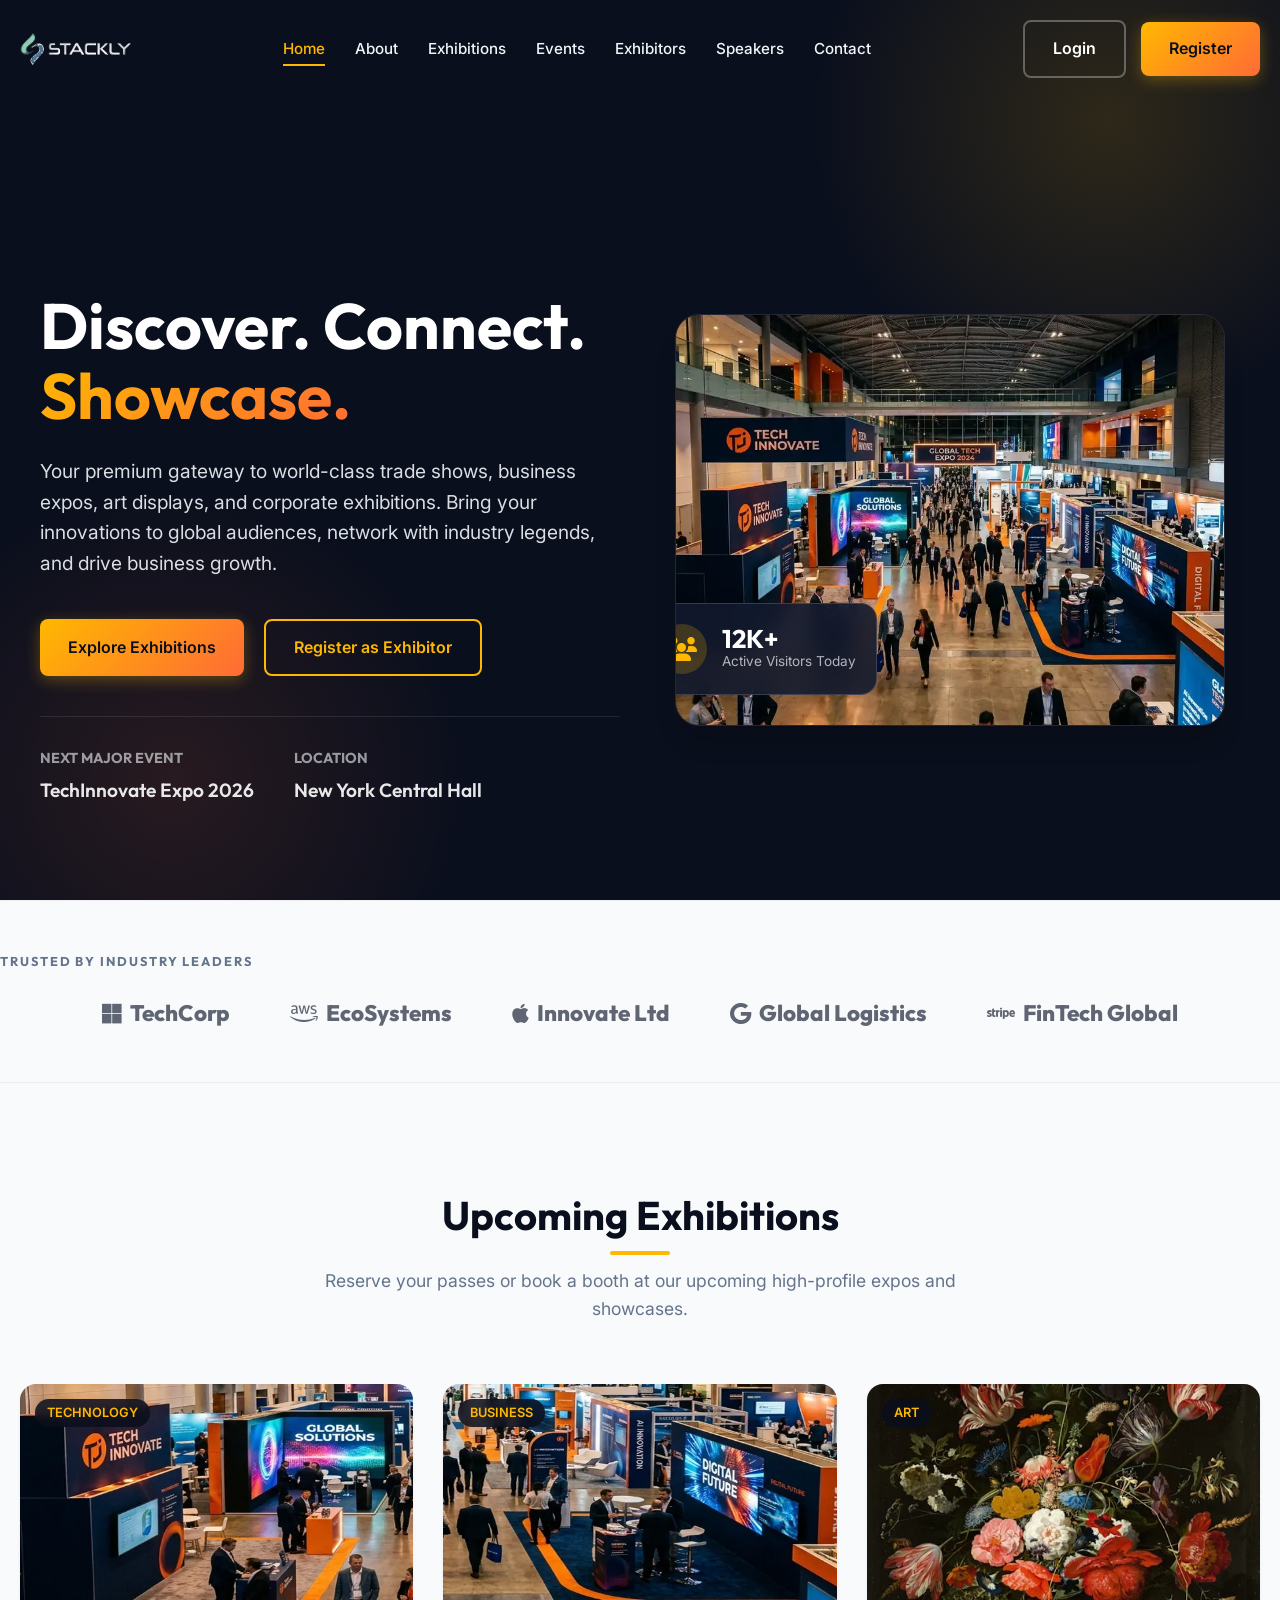
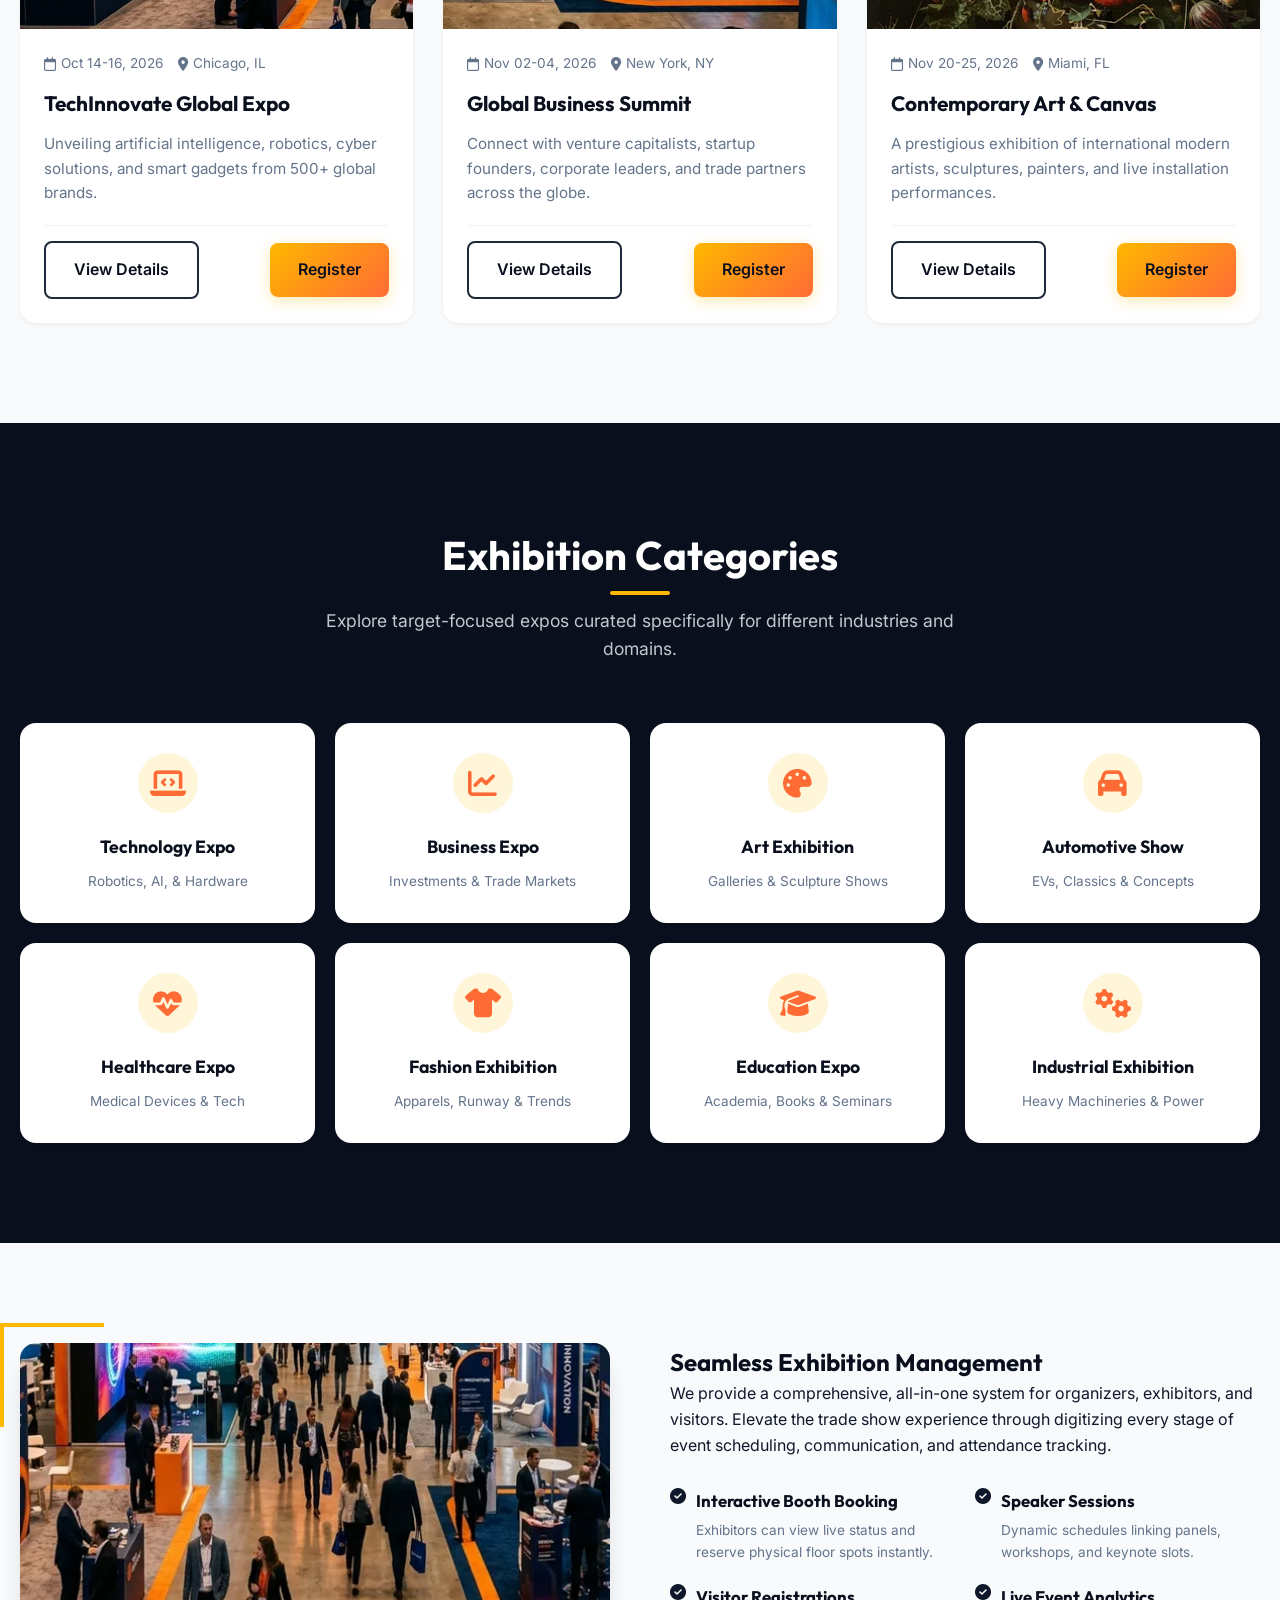
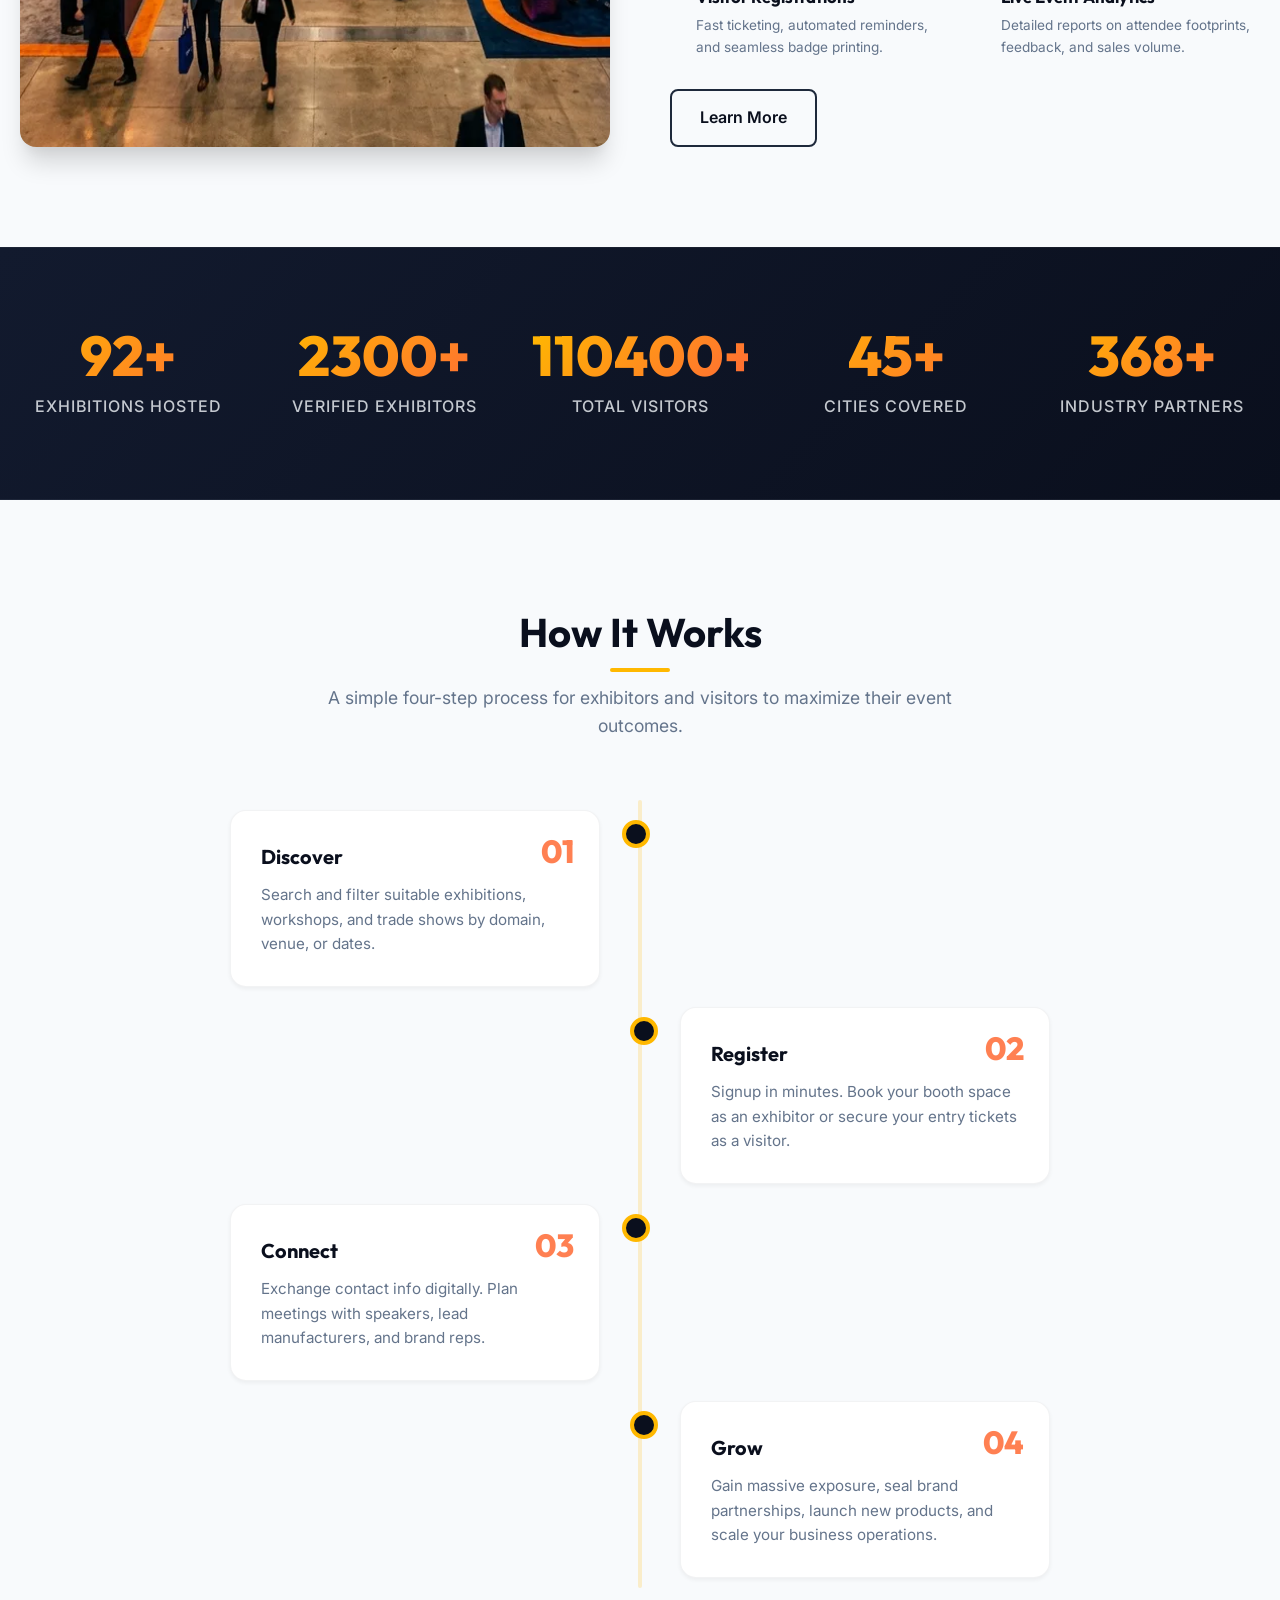
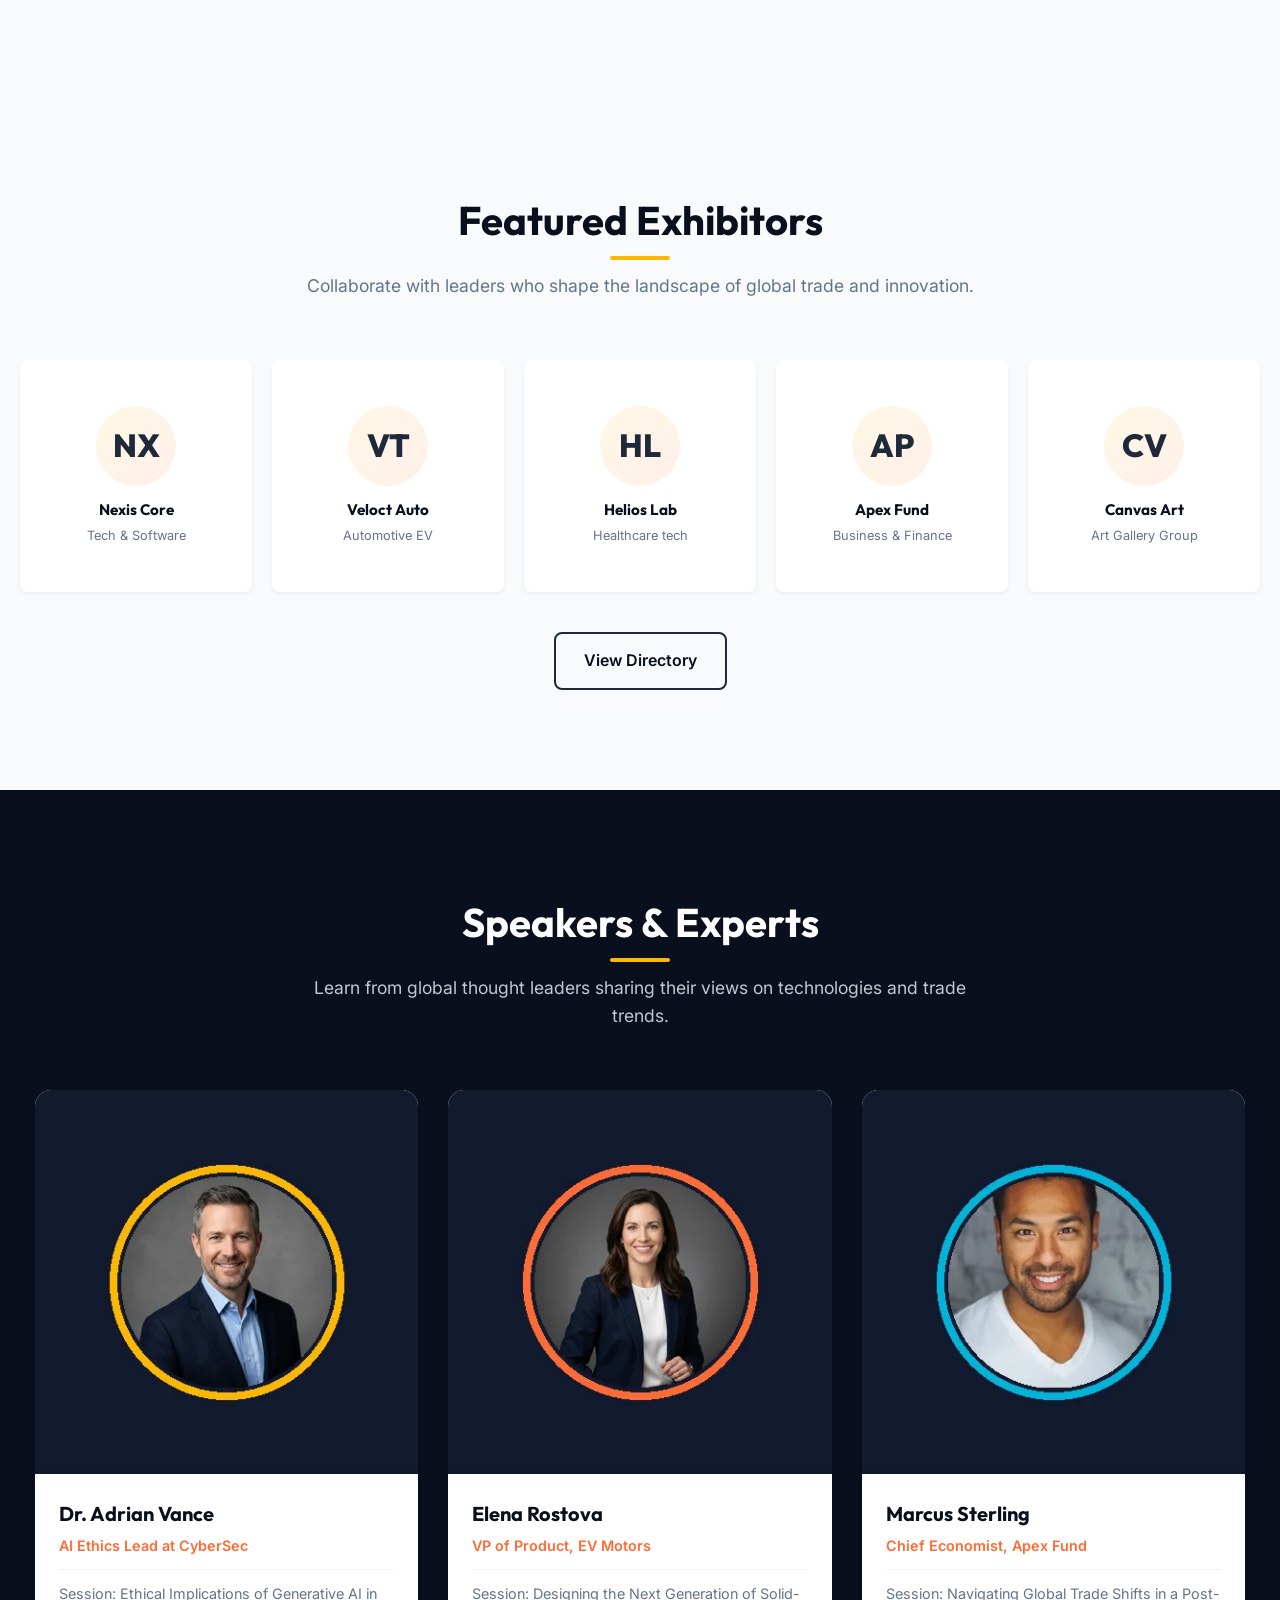
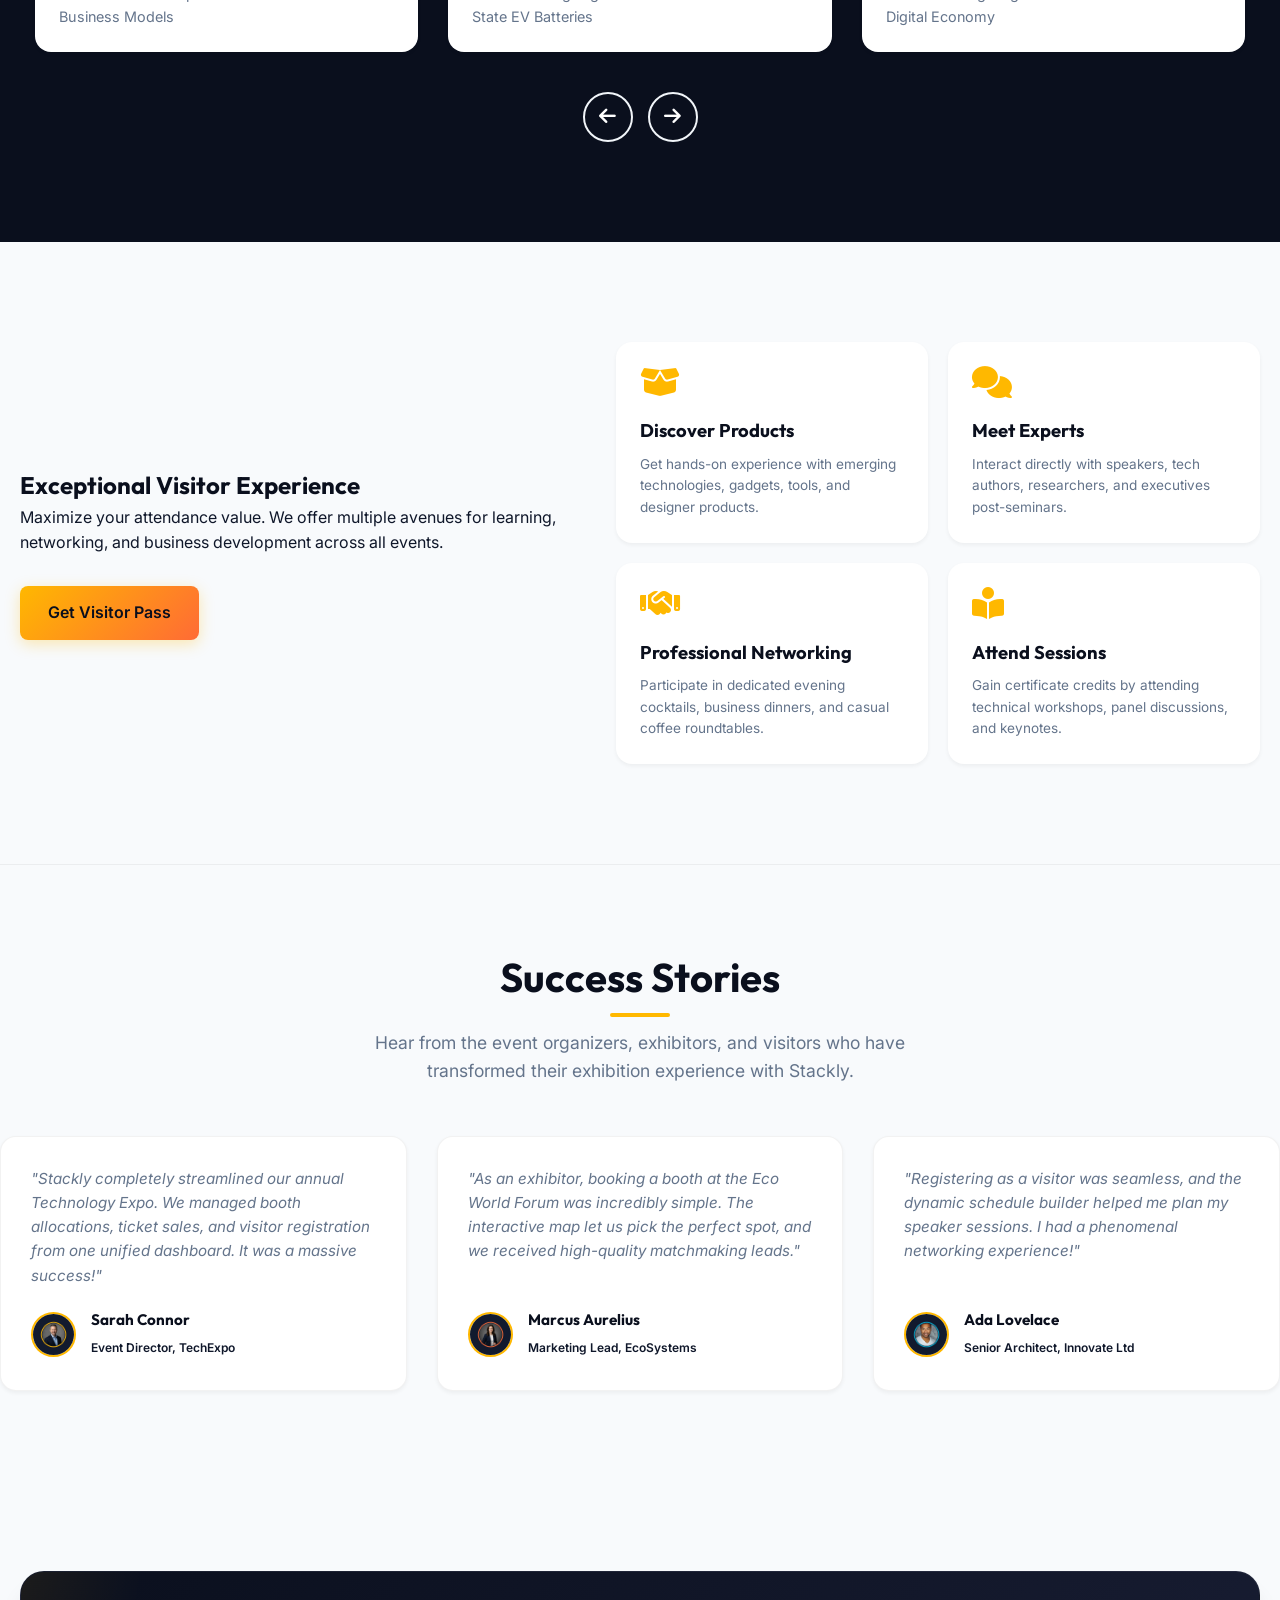
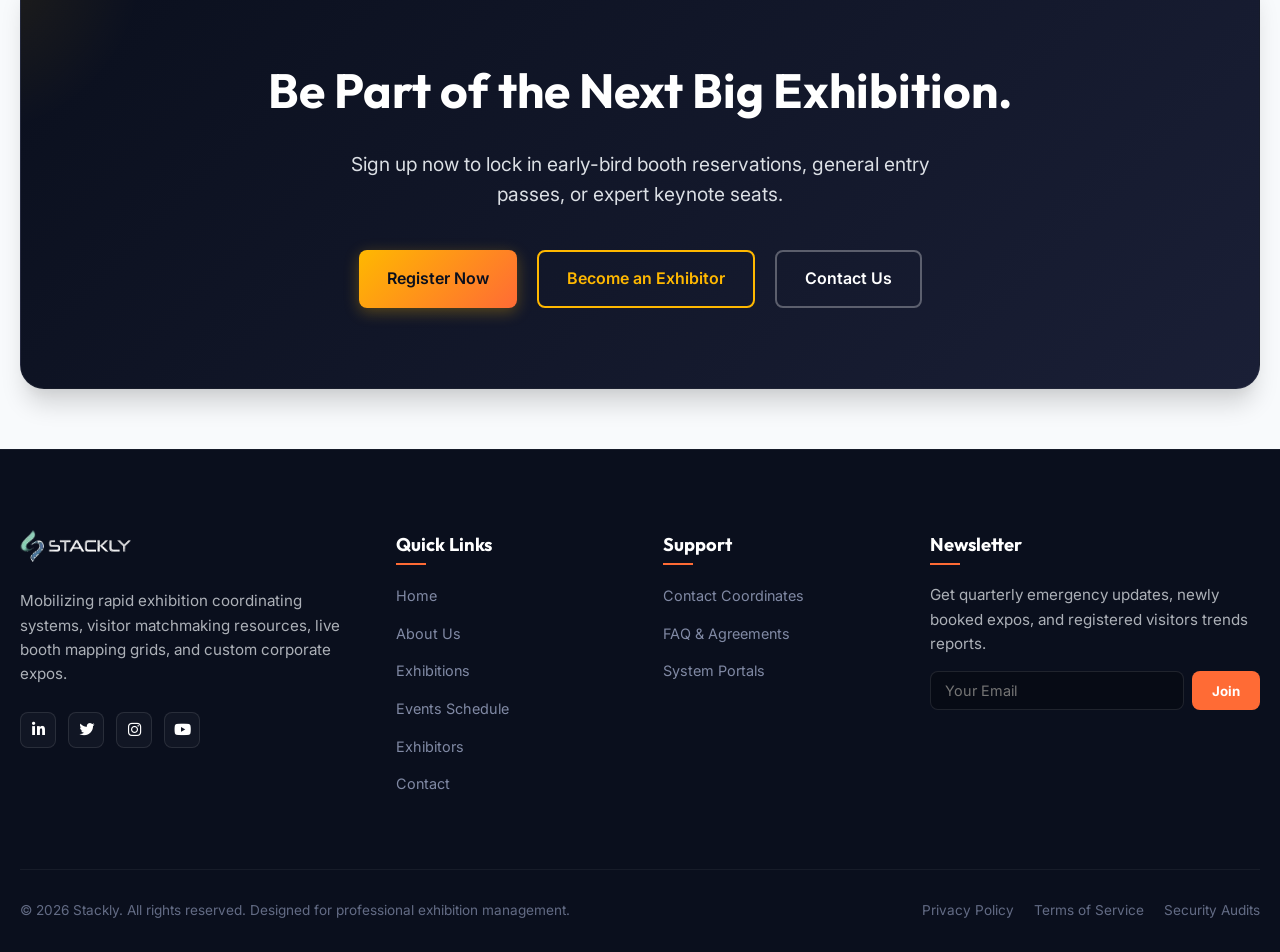
<file: index.html>
<!DOCTYPE html>
<html lang="en">
<head>
  <meta charset="UTF-8">
  <meta name="viewport" content="width=device-width, initial-scale=1.0">
  <title>Stackly - Premium Exhibition & Event Management Platform</title>
  <meta name="description" content="Manage, showcase, and attend industry-leading exhibitions, trade shows, business expos, and conferences. Join Stackly today.">
  <!-- Fonts & Styles -->
  <link rel="stylesheet" href="css/style.css?v=7.0">
  <link rel="stylesheet" href="https://cdnjs.cloudflare.com/ajax/libs/font-awesome/6.4.0/css/all.min.css">
</head>
<body>

  <!-- Sticky Navbar -->
  <nav class="navbar">
    <div class="container">
      <a href="index.html" class="logo-container">
        <img src="assets/images/logo.webp" alt="Stackly Logo" style="height: 32px; display: block;">
      </a>
            <ul class="nav-links">
        <!-- Mobile Drawer Header -->
        <li class="drawer-header">
          <img src="assets/images/logo.webp" alt="Stackly Logo">
          <button type="button" class="drawer-close" aria-label="Close Menu">
            <i class="fa-solid fa-xmark fa-xl"></i>
          </button>
        </li>
        <!-- Mobile Search -->
        <li class="drawer-search">
          <input type="text" placeholder="Search resources..." onkeyup="if(event.key === 'Enter') { window.location.href='exhibitions.html?q=' + this.value; }">
        </li>
        <li><a href="index.html" class="active">Home</a></li>
        <li><a href="about.html">About</a></li>
        <li><a href="exhibitions.html">Exhibitions</a></li>
        <li><a href="events.html">Events</a></li>
        <li><a href="exhibitors.html">Exhibitors</a></li>
        <li><a href="speakers.html">Speakers</a></li>
        <li><a href="contact.html">Contact</a></li>
                <li class="nav-actions-mobile">
          <a href="login.html" class="btn btn-outline">Login</a>
          <a href="registration.html" class="btn btn-primary">Register</a>
        </li>
        <!-- Mobile Contact Info -->
        <li class="drawer-contact-info">
          <h5>Contact Info</h5>
          <p><i class="fa-solid fa-phone"></i> +1 (555) 234-5678</p>
          <p><i class="fa-solid fa-envelope"></i> support@stackly.org</p>
          <p><i class="fa-solid fa-location-dot"></i> 451 Plaza Blvd, Suite 200, NY 10016</p>
        </li>
      </ul>
      <div class="nav-actions">
        <a href="login.html" class="btn btn-outline">Login</a>
        <a href="registration.html" class="btn btn-primary">Register</a>
      </div>
      <button class="hamburger" aria-label="Toggle menu">
        <span></span>
        <span></span>
        <span></span>
      </button>
    </div>
  </nav>

  <!-- Section 1: Hero Banner -->
  <header class="hero">
    <div class="container grid-2">
      <div class="hero-content animate-fade-in">
        <span class="hero-tag">Global Events Platform</span>
        <h1>Discover. Connect.<br><span>Showcase.</span></h1>
        <p>Your premium gateway to world-class trade shows, business expos, art displays, and corporate exhibitions. Bring your innovations to global audiences, network with industry legends, and drive business growth.</p>
        <div class="hero-btns">
          <a href="exhibitions.html" class="btn btn-primary">Explore Exhibitions</a>
          <a href="404.html" class="btn btn-secondary">Register as Exhibitor</a>
        </div>
        <div class="hero-details">
          <div class="hero-detail-item">
            <h4>Next Major Event</h4>
            <p>TechInnovate Expo 2026</p>
          </div>
          <div class="hero-detail-item">
            <h4>Location</h4>
            <p>New York Central Hall</p>
          </div>
        </div>
      </div>
      <div class="hero-image-wrapper">
        <div class="hero-image-container">
          <img src="assets/images/hero.webp" alt="Vibrant Exhibition Hall and booths" loading="eager">
          <!-- Floating stats badge -->
          <div class="floating-stats-badge">
            <div class="floating-stats-icon">
              <i class="fa-solid fa-users"></i>
            </div>
            <div class="floating-stats-info">
              <h4>12K+</h4>
              <p>Active Visitors Today</p>
            </div>
          </div>
        </div>
      </div>
    </div>
  </header>

  <!-- Section: Partner Sponsors -->
  <section class="bg-white" style="padding: 50px 0; border-top: 1px solid rgba(0,0,0,0.05); border-bottom: 1px solid rgba(0,0,0,0.05);">
    <div class="container text-center">
      <h3 style="font-size: 0.8rem; text-transform: uppercase; letter-spacing: 0.15em; color: var(--text-muted); margin-bottom: 25px; font-weight: 700;">Trusted by Industry Leaders</h3>
      <div style="display: flex; flex-wrap: wrap; justify-content: center; align-items: center; gap: 30px 60px; opacity: 0.65;">
        <span style="font-size: 1.4rem; font-weight: 800; font-family: var(--font-heading); color: var(--color-primary); display: flex; align-items: center; gap: 8px;"><i class="fa-brands fa-microsoft"></i> TechCorp</span>
        <span style="font-size: 1.4rem; font-weight: 800; font-family: var(--font-heading); color: var(--color-primary); display: flex; align-items: center; gap: 8px;"><i class="fa-brands fa-aws"></i> EcoSystems</span>
        <span style="font-size: 1.4rem; font-weight: 800; font-family: var(--font-heading); color: var(--color-primary); display: flex; align-items: center; gap: 8px;"><i class="fa-brands fa-apple"></i> Innovate Ltd</span>
        <span style="font-size: 1.4rem; font-weight: 800; font-family: var(--font-heading); color: var(--color-primary); display: flex; align-items: center; gap: 8px;"><i class="fa-brands fa-google"></i> Global Logistics</span>
        <span style="font-size: 1.4rem; font-weight: 800; font-family: var(--font-heading); color: var(--color-primary); display: flex; align-items: center; gap: 8px;"><i class="fa-brands fa-stripe"></i> FinTech Global</span>
      </div>
    </div>
  </section>

  <!-- Section 2: Upcoming Exhibitions -->
  <section id="upcoming" class="bg-light">
    <div class="container">
      <div class="section-header">
        <h2>Upcoming Exhibitions</h2>
        <p>Reserve your passes or book a booth at our upcoming high-profile expos and showcases.</p>
      </div>
      <div class="grid-3">
        <!-- Exhibition Card 1 -->
        <div class="exhibition-card">
          <div class="card-img-wrapper">
            <span class="card-tag">Technology</span>
            <img src="assets/images/tech_expo.webp" alt="Tech Expo Showcase Booth" loading="lazy">
          </div>
          <div class="card-content">
            <div class="card-date-location">
              <span><i class="fa-regular fa-calendar"></i> Oct 14-16, 2026</span>
              <span><i class="fa-solid fa-location-dot"></i> Chicago, IL</span>
            </div>
            <h3>TechInnovate Global Expo</h3>
            <p>Unveiling artificial intelligence, robotics, cyber solutions, and smart gadgets from 500+ global brands.</p>
            <div class="card-footer">
              <a href="404.html" class="btn btn-outline">View Details</a>
              <a href="registration.html" class="btn btn-primary">Register</a>
            </div>
          </div>
        </div>

        <!-- Exhibition Card 2 -->
        <div class="exhibition-card">
          <div class="card-img-wrapper">
            <span class="card-tag">Business</span>
            <img src="assets/images/business_expo.webp" alt="Business Expo Networking" loading="lazy">
          </div>
          <div class="card-content">
            <div class="card-date-location">
              <span><i class="fa-regular fa-calendar"></i> Nov 02-04, 2026</span>
              <span><i class="fa-solid fa-location-dot"></i> New York, NY</span>
            </div>
            <h3>Global Business Summit</h3>
            <p>Connect with venture capitalists, startup founders, corporate leaders, and trade partners across the globe.</p>
            <div class="card-footer">
              <a href="404.html" class="btn btn-outline">View Details</a>
              <a href="registration.html" class="btn btn-primary">Register</a>
            </div>
          </div>
        </div>

        <!-- Exhibition Card 3 -->
        <div class="exhibition-card">
          <div class="card-img-wrapper">
            <span class="card-tag">Art</span>
            <img src="assets/images/art_exhibition.webp" alt="Art gallery exhibition" loading="lazy">
          </div>
          <div class="card-content">
            <div class="card-date-location">
              <span><i class="fa-regular fa-calendar"></i> Nov 20-25, 2026</span>
              <span><i class="fa-solid fa-location-dot"></i> Miami, FL</span>
            </div>
            <h3>Contemporary Art & Canvas</h3>
            <p>A prestigious exhibition of international modern artists, sculptures, painters, and live installation performances.</p>
            <div class="card-footer">
              <a href="404.html" class="btn btn-outline">View Details</a>
              <a href="registration.html" class="btn btn-primary">Register</a>
            </div>
          </div>
        </div>
      </div>
    </div>
  </section>

  <!-- Section 3: Exhibition Categories -->
  <section id="categories" class="bg-dark-sec">
    <div class="container">
      <div class="section-header">
        <h2>Exhibition Categories</h2>
        <p>Explore target-focused expos curated specifically for different industries and domains.</p>
      </div>
      <div class="categories-grid">
        <a href="404.html" class="category-card">
          <div class="category-icon"><i class="fa-solid fa-laptop-code"></i></div>
          <h3>Technology Expo</h3>
          <p>Robotics, AI, & Hardware</p>
        </a>
        <a href="404.html" class="category-card">
          <div class="category-icon"><i class="fa-solid fa-chart-line"></i></div>
          <h3>Business Expo</h3>
          <p>Investments & Trade Markets</p>
        </a>
        <a href="404.html" class="category-card">
          <div class="category-icon"><i class="fa-solid fa-palette"></i></div>
          <h3>Art Exhibition</h3>
          <p>Galleries & Sculpture Shows</p>
        </a>
        <a href="404.html" class="category-card">
          <div class="category-icon"><i class="fa-solid fa-car"></i></div>
          <h3>Automotive Show</h3>
          <p>EVs, Classics & Concepts</p>
        </a>
        <a href="404.html" class="category-card">
          <div class="category-icon"><i class="fa-solid fa-heart-pulse"></i></div>
          <h3>Healthcare Expo</h3>
          <p>Medical Devices & Tech</p>
        </a>
        <a href="404.html" class="category-card">
          <div class="category-icon"><i class="fa-solid fa-shirt"></i></div>
          <h3>Fashion Exhibition</h3>
          <p>Apparels, Runway & Trends</p>
        </a>
        <a href="404.html" class="category-card">
          <div class="category-icon"><i class="fa-solid fa-graduation-cap"></i></div>
          <h3>Education Expo</h3>
          <p>Academia, Books & Seminars</p>
        </a>
        <a href="404.html" class="category-card">
          <div class="category-icon"><i class="fa-solid fa-gears"></i></div>
          <h3>Industrial Exhibition</h3>
          <p>Heavy Machineries & Power</p>
        </a>
      </div>
    </div>
  </section>

  <!-- Section 4: About Exhibition Management -->
  <section id="about" class="bg-light">
    <div class="container about-split">
      <div class="about-image-container">
        <img src="assets/images/visitor_exp.webp" alt="Visitors discussing business in expo hall" loading="lazy">
      </div>
      <div>
        <h2>Seamless Exhibition Management</h2>
        <p>We provide a comprehensive, all-in-one system for organizers, exhibitors, and visitors. Elevate the trade show experience through digitizing every stage of event scheduling, communication, and attendance tracking.</p>
        <ul class="about-features">
          <li class="about-feature-item">
            <i class="fa-solid fa-circle-check"></i>
            <div>
              <h4>Interactive Booth Booking</h4>
              <p>Exhibitors can view live status and reserve physical floor spots instantly.</p>
            </div>
          </li>
          <li class="about-feature-item">
            <i class="fa-solid fa-circle-check"></i>
            <div>
              <h4>Speaker Sessions</h4>
              <p>Dynamic schedules linking panels, workshops, and keynote slots.</p>
            </div>
          </li>
          <li class="about-feature-item">
            <i class="fa-solid fa-circle-check"></i>
            <div>
              <h4>Visitor Registrations</h4>
              <p>Fast ticketing, automated reminders, and seamless badge printing.</p>
            </div>
          </li>
          <li class="about-feature-item">
            <i class="fa-solid fa-circle-check"></i>
            <div>
              <h4>Live Event Analytics</h4>
              <p>Detailed reports on attendee footprints, feedback, and sales volume.</p>
            </div>
          </li>
        </ul>
        <a href="404.html" class="btn btn-outline">Learn More</a>
      </div>
    </div>
  </section>

  <!-- Section 5: Event Statistics -->
  <section class="stats-banner">
    <div class="container stats-grid">
      <div class="stat-item">
        <div class="stat-number" data-target="150">0</div>
        <div class="stat-label">Exhibitions Hosted</div>
      </div>
      <div class="stat-item">
        <div class="stat-number" data-target="5000">0</div>
        <div class="stat-label">Verified Exhibitors</div>
      </div>
      <div class="stat-item">
        <div class="stat-number" data-target="240000">0</div>
        <div class="stat-label">Total Visitors</div>
      </div>
      <div class="stat-item">
        <div class="stat-number" data-target="45">0</div>
        <div class="stat-label">Cities Covered</div>
      </div>
      <div class="stat-item">
        <div class="stat-number" data-target="800">0</div>
        <div class="stat-label">Industry Partners</div>
      </div>
    </div>
  </section>

  <!-- Section 6: How It Works -->
  <section id="how-it-works" class="bg-light">
    <div class="container">
      <div class="section-header">
        <h2>How It Works</h2>
        <p>A simple four-step process for exhibitors and visitors to maximize their event outcomes.</p>
      </div>
      <div class="timeline">
        <div class="timeline-item left">
          <div class="timeline-content">
            <span class="timeline-number">01</span>
            <h3>Discover</h3>
            <p>Search and filter suitable exhibitions, workshops, and trade shows by domain, venue, or dates.</p>
          </div>
        </div>
        <div class="timeline-item right">
          <div class="timeline-content">
            <span class="timeline-number">02</span>
            <h3>Register</h3>
            <p>Signup in minutes. Book your booth space as an exhibitor or secure your entry tickets as a visitor.</p>
          </div>
        </div>
        <div class="timeline-item left">
          <div class="timeline-content">
            <span class="timeline-number">03</span>
            <h3>Connect</h3>
            <p>Exchange contact info digitally. Plan meetings with speakers, lead manufacturers, and brand reps.</p>
          </div>
        </div>
        <div class="timeline-item right">
          <div class="timeline-content">
            <span class="timeline-number">04</span>
            <h3>Grow</h3>
            <p>Gain massive exposure, seal brand partnerships, launch new products, and scale your business operations.</p>
          </div>
        </div>
      </div>
    </div>
  </section>

  <!-- Section 7: Featured Exhibitors -->
  <section id="featured-exhibitors" class="bg-white">
    <div class="container">
      <div class="section-header">
        <h2>Featured Exhibitors</h2>
        <p>Collaborate with leaders who shape the landscape of global trade and innovation.</p>
      </div>
      <div class="exhibitors-grid">
        <div class="exhibitor-logo-card">
          <div class="exhibitor-logo-placeholder">NX</div>
          <h4>Nexis Core</h4>
          <span>Tech & Software</span>
        </div>
        <div class="exhibitor-logo-card">
          <div class="exhibitor-logo-placeholder">VT</div>
          <h4>Veloct Auto</h4>
          <span>Automotive EV</span>
        </div>
        <div class="exhibitor-logo-card">
          <div class="exhibitor-logo-placeholder">HL</div>
          <h4>Helios Lab</h4>
          <span>Healthcare tech</span>
        </div>
        <div class="exhibitor-logo-card">
          <div class="exhibitor-logo-placeholder">AP</div>
          <h4>Apex Fund</h4>
          <span>Business & Finance</span>
        </div>
        <div class="exhibitor-logo-card">
          <div class="exhibitor-logo-placeholder">CV</div>
          <h4>Canvas Art</h4>
          <span>Art Gallery Group</span>
        </div>
      </div>
      <div style="text-align: center; margin-top: 40px;">
        <a href="exhibitors.html" class="btn btn-outline">View Directory</a>
      </div>
    </div>
  </section>

  <!-- Section 8: Speakers & Industry Experts -->
  <section id="speakers" class="bg-dark-sec">
    <div class="container">
      <div class="section-header">
        <h2>Speakers & Experts</h2>
        <p>Learn from global thought leaders sharing their views on technologies and trade trends.</p>
      </div>
      
      <!-- Speakers Slider -->
      <div class="slider-container speakers-slider">
        <div class="slider-wrapper">
          <!-- Slide 1 -->
          <div class="slide">
            <div class="speaker-card">
              <div class="speaker-img-wrapper">
                <img src="assets/images/speaker1.webp" alt="Dr. Adrian Vance">
                <div class="speaker-socials">
                  <a href="404.html"><i class="fa-brands fa-linkedin"></i></a>
                  <a href="404.html"><i class="fa-brands fa-twitter"></i></a>
                </div>
              </div>
              <div class="speaker-info">
                <h3>Dr. Adrian Vance</h3>
                <p class="speaker-title">AI Ethics Lead at CyberSec</p>
                <p class="speaker-topic">Session: Ethical Implications of Generative AI in Business Models</p>
              </div>
            </div>
          </div>
          <!-- Slide 2 -->
          <div class="slide">
            <div class="speaker-card">
              <div class="speaker-img-wrapper">
                <img src="assets/images/speaker2.webp" alt="Elena Rostova">
                <div class="speaker-socials">
                  <a href="404.html"><i class="fa-brands fa-linkedin"></i></a>
                  <a href="404.html"><i class="fa-brands fa-twitter"></i></a>
                </div>
              </div>
              <div class="speaker-info">
                <h3>Elena Rostova</h3>
                <p class="speaker-title">VP of Product, EV Motors</p>
                <p class="speaker-topic">Session: Designing the Next Generation of Solid-State EV Batteries</p>
              </div>
            </div>
          </div>
          <!-- Slide 3 -->
          <div class="slide">
            <div class="speaker-card">
              <div class="speaker-img-wrapper">
                <img src="assets/images/speaker3.webp" alt="Marcus Sterling">
                <div class="speaker-socials">
                  <a href="404.html"><i class="fa-brands fa-linkedin"></i></a>
                  <a href="404.html"><i class="fa-brands fa-twitter"></i></a>
                </div>
              </div>
              <div class="speaker-info">
                <h3>Marcus Sterling</h3>
                <p class="speaker-title">Chief Economist, Apex Fund</p>
                <p class="speaker-topic">Session: Navigating Global Trade Shifts in a Post-Digital Economy</p>
              </div>
            </div>
          </div>
          <!-- Slide 4 -->
          <div class="slide">
            <div class="speaker-card">
              <div class="speaker-img-wrapper">
                <img src="assets/images/speaker4.webp" alt="Dr. Clara Finch">
                <div class="speaker-socials">
                  <a href="404.html"><i class="fa-brands fa-linkedin"></i></a>
                  <a href="404.html"><i class="fa-brands fa-twitter"></i></a>
                </div>
              </div>
              <div class="speaker-info">
                <h3>Dr. Clara Finch</h3>
                <p class="speaker-title">Director of Robotics, BioTech</p>
                <p class="speaker-topic">Session: Surgical Automation - Robotics in Modern Operation Theatres</p>
              </div>
            </div>
          </div>
        </div>
        
        <!-- Controls -->
        <div class="slider-controls">
          <button class="slider-btn speakers-slider-prev" aria-label="Previous slide"><i class="fa-solid fa-arrow-left"></i></button>
          <button class="slider-btn speakers-slider-next" aria-label="Next slide"><i class="fa-solid fa-arrow-right"></i></button>
        </div>
      </div>
    </div>
  </section>

  <!-- Section 9: Visitor Experience -->
  <section id="visitor-experience" class="bg-light">
    <div class="container visitor-exp-grid">
      <div>
        <h2>Exceptional Visitor Experience</h2>
        <p>Maximize your attendance value. We offer multiple avenues for learning, networking, and business development across all events.</p>
        <div style="margin-top: 30px;">
          <a href="404.html" class="btn btn-primary">Get Visitor Pass</a>
        </div>
      </div>
      <div class="visitor-cards">
        <div class="visitor-card">
          <div class="visitor-card-icon"><i class="fa-solid fa-box-open fa-2x"></i></div>
          <h3>Discover Products</h3>
          <p>Get hands-on experience with emerging technologies, gadgets, tools, and designer products.</p>
        </div>
        <div class="visitor-card">
          <div class="visitor-card-icon"><i class="fa-solid fa-comments fa-2x"></i></div>
          <h3>Meet Experts</h3>
          <p>Interact directly with speakers, tech authors, researchers, and executives post-seminars.</p>
        </div>
        <div class="visitor-card">
          <div class="visitor-card-icon"><i class="fa-solid fa-handshake fa-2x"></i></div>
          <h3>Professional Networking</h3>
          <p>Participate in dedicated evening cocktails, business dinners, and casual coffee roundtables.</p>
        </div>
        <div class="visitor-card">
          <div class="visitor-card-icon"><i class="fa-solid fa-book-open-reader fa-2x"></i></div>
          <h3>Attend Sessions</h3>
          <p>Gain certificate credits by attending technical workshops, panel discussions, and keynotes.</p>
        </div>
      </div>
    </div>
  </section>

  <!-- Section: Testimonials -->
  <section class="bg-light" style="padding: 80px 0; border-top: 1px solid rgba(0,0,0,0.05);">
    <div class="container">
      <div class="section-header text-center" style="margin-bottom: 50px;">
        <h2>Success Stories</h2>
        <p style="max-width: 600px; margin: 0 auto; color: var(--text-muted);">Hear from the event organizers, exhibitors, and visitors who have transformed their exhibition experience with Stackly.</p>
      </div>
      
      <div class="grid-3">
        <!-- Testimonial 1 -->
        <div class="card" style="padding: 30px; background-color: var(--white); border-radius: var(--border-radius-md); box-shadow: var(--shadow-sm); display: flex; flex-direction: column; justify-content: space-between; border: 1px solid rgba(0,0,0,0.05);">
          <p style="font-style: italic; color: var(--text-muted); line-height: 1.6; margin-bottom: 20px; font-size: 0.95rem;">"Stackly completely streamlined our annual Technology Expo. We managed booth allocations, ticket sales, and visitor registration from one unified dashboard. It was a massive success!"</p>
          <div style="display: flex; align-items: center; gap: 15px;">
            <img src="assets/images/speaker1.webp" alt="Sarah Connor" style="width: 45px; height: 45px; border-radius: 50%; object-fit: cover; border: 2px solid var(--accent-gold);">
            <div>
              <h4 style="font-size: 0.95rem; margin-bottom: 2px;">Sarah Connor</h4>
              <span style="font-size: 0.75rem; color: var(--accent-green); font-weight: 600;">Event Director, TechExpo</span>
            </div>
          </div>
        </div>
        
        <!-- Testimonial 2 -->
        <div class="card" style="padding: 30px; background-color: var(--white); border-radius: var(--border-radius-md); box-shadow: var(--shadow-sm); display: flex; flex-direction: column; justify-content: space-between; border: 1px solid rgba(0,0,0,0.05);">
          <p style="font-style: italic; color: var(--text-muted); line-height: 1.6; margin-bottom: 20px; font-size: 0.95rem;">"As an exhibitor, booking a booth at the Eco World Forum was incredibly simple. The interactive map let us pick the perfect spot, and we received high-quality matchmaking leads."</p>
          <div style="display: flex; align-items: center; gap: 15px;">
            <img src="assets/images/speaker2.webp" alt="Marcus Aurelius" style="width: 45px; height: 45px; border-radius: 50%; object-fit: cover; border: 2px solid var(--accent-gold);">
            <div>
              <h4 style="font-size: 0.95rem; margin-bottom: 2px;">Marcus Aurelius</h4>
              <span style="font-size: 0.75rem; color: var(--accent-green); font-weight: 600;">Marketing Lead, EcoSystems</span>
            </div>
          </div>
        </div>
        
        <!-- Testimonial 3 -->
        <div class="card" style="padding: 30px; background-color: var(--white); border-radius: var(--border-radius-md); box-shadow: var(--shadow-sm); display: flex; flex-direction: column; justify-content: space-between; border: 1px solid rgba(0,0,0,0.05);">
          <p style="font-style: italic; color: var(--text-muted); line-height: 1.6; margin-bottom: 20px; font-size: 0.95rem;">"Registering as a visitor was seamless, and the dynamic schedule builder helped me plan my speaker sessions. I had a phenomenal networking experience!"</p>
          <div style="display: flex; align-items: center; gap: 15px;">
            <img src="assets/images/speaker3.webp" alt="Ada Lovelace" style="width: 45px; height: 45px; border-radius: 50%; object-fit: cover; border: 2px solid var(--accent-gold);">
            <div>
              <h4 style="font-size: 0.95rem; margin-bottom: 2px;">Ada Lovelace</h4>
              <span style="font-size: 0.75rem; color: var(--accent-green); font-weight: 600;">Senior Architect, Innovate Ltd</span>
            </div>
          </div>
        </div>
      </div>
    </div>
  </section>

  <!-- Section 10: Final CTA -->
  <section class="bg-white" style="padding: 100px 20px 60px 20px;">
    <div class="container">
      <div class="cta-banner">
        <h2>Be Part of the Next Big Exhibition.</h2>
        <p>Sign up now to lock in early-bird booth reservations, general entry passes, or expert keynote seats.</p>
        <div class="cta-btns">
          <a href="registration.html" class="btn btn-primary">Register Now</a>
          <a href="404.html" class="btn btn-secondary">Become an Exhibitor</a>
          <a href="contact.html" class="btn btn-outline" style="border-color: rgba(255,255,255,0.3); color: var(--white);">Contact Us</a>
        </div>
      </div>
    </div>
  </section>

  <!-- Footer -->
    <!-- Footer -->
  <footer class="footer">
    <div class="container">
      <div class="footer-grid">
        <div class="footer-col">
          <div class="footer-logo">
            <a href="index.html" style="display: inline-block;">
              <img src="assets/images/logo.webp" alt="Stackly Logo" style="height: 32px; display: block;">
            </a>
          </div>
          <p class="footer-desc">Mobilizing rapid exhibition coordinating systems, visitor matchmaking resources, live booth mapping grids, and custom corporate expos.</p>
          <div class="social-links">
            <a href="404.html" class="social-link"><i class="fa-brands fa-linkedin-in"></i></a>
            <a href="404.html" class="social-link"><i class="fa-brands fa-twitter"></i></a>
            <a href="404.html" class="social-link"><i class="fa-brands fa-instagram"></i></a>
            <a href="404.html" class="social-link"><i class="fa-brands fa-youtube"></i></a>
          </div>
        </div>
        <div class="footer-col">
          <h3>Quick Links</h3>
          <ul class="footer-links">
            <li><a href="index.html">Home</a></li>
            <li><a href="about.html">About Us</a></li>
            <li><a href="exhibitions.html">Exhibitions</a></li>
            <li><a href="events.html">Events Schedule</a></li>
            <li><a href="exhibitors.html">Exhibitors</a></li>
            <li><a href="contact.html">Contact</a></li>
          </ul>
        </div>
        <div class="footer-col">
          <h3>Support</h3>
          <ul class="footer-links">
            <li><a href="contact.html">Contact Coordinates</a></li>
            <li><a href="404.html">FAQ & Agreements</a></li>
            <li><a href="admin-dashboard.html">System Portals</a></li>
          </ul>
        </div>
        <div class="footer-col">
          <h3>Newsletter</h3>
          <p class="footer-desc" style="margin-bottom: 15px;">Get quarterly emergency updates, newly booked expos, and registered visitors trends reports.</p>
          <form class="footer-newsletter-form" onsubmit="event.preventDefault(); alert('Subscribed!'); this.reset();">
            <input type="email" class="footer-newsletter-input" placeholder="Your Email" required>
            <button type="submit" class="footer-newsletter-btn">Join</button>
          </form>
        </div>
      </div>
      <div class="footer-bottom">
        <p>&copy; 2026 Stackly. All rights reserved. Designed for professional exhibition management.</p>
        <div class="footer-bottom-links">
          <a href="404.html">Privacy Policy</a>
          <a href="404.html">Terms of Service</a>
          <a href="404.html">Security Audits</a>
        </div>
      </div>
    </div>
  </footer>

  <!-- Scripts -->
  <script src="js/script.js?v=7.0"></script>
</body>
</html>
</file>
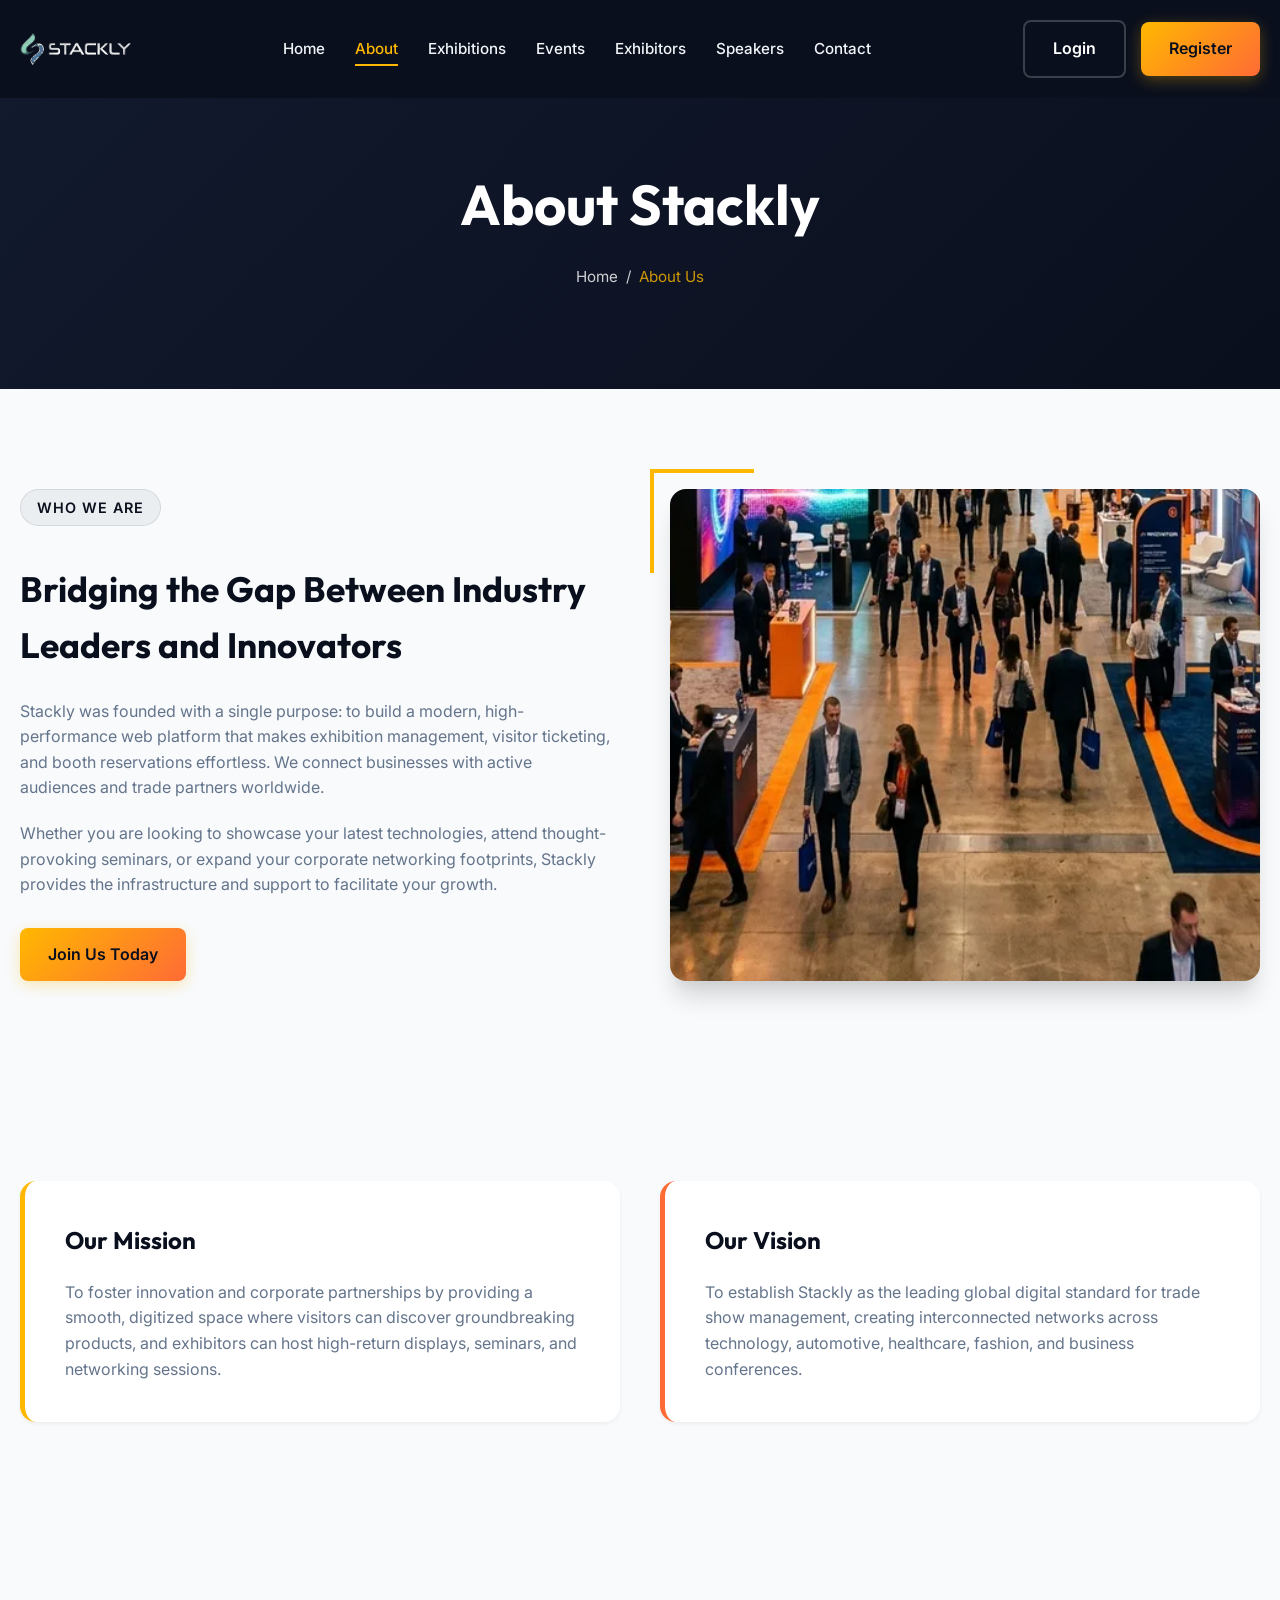
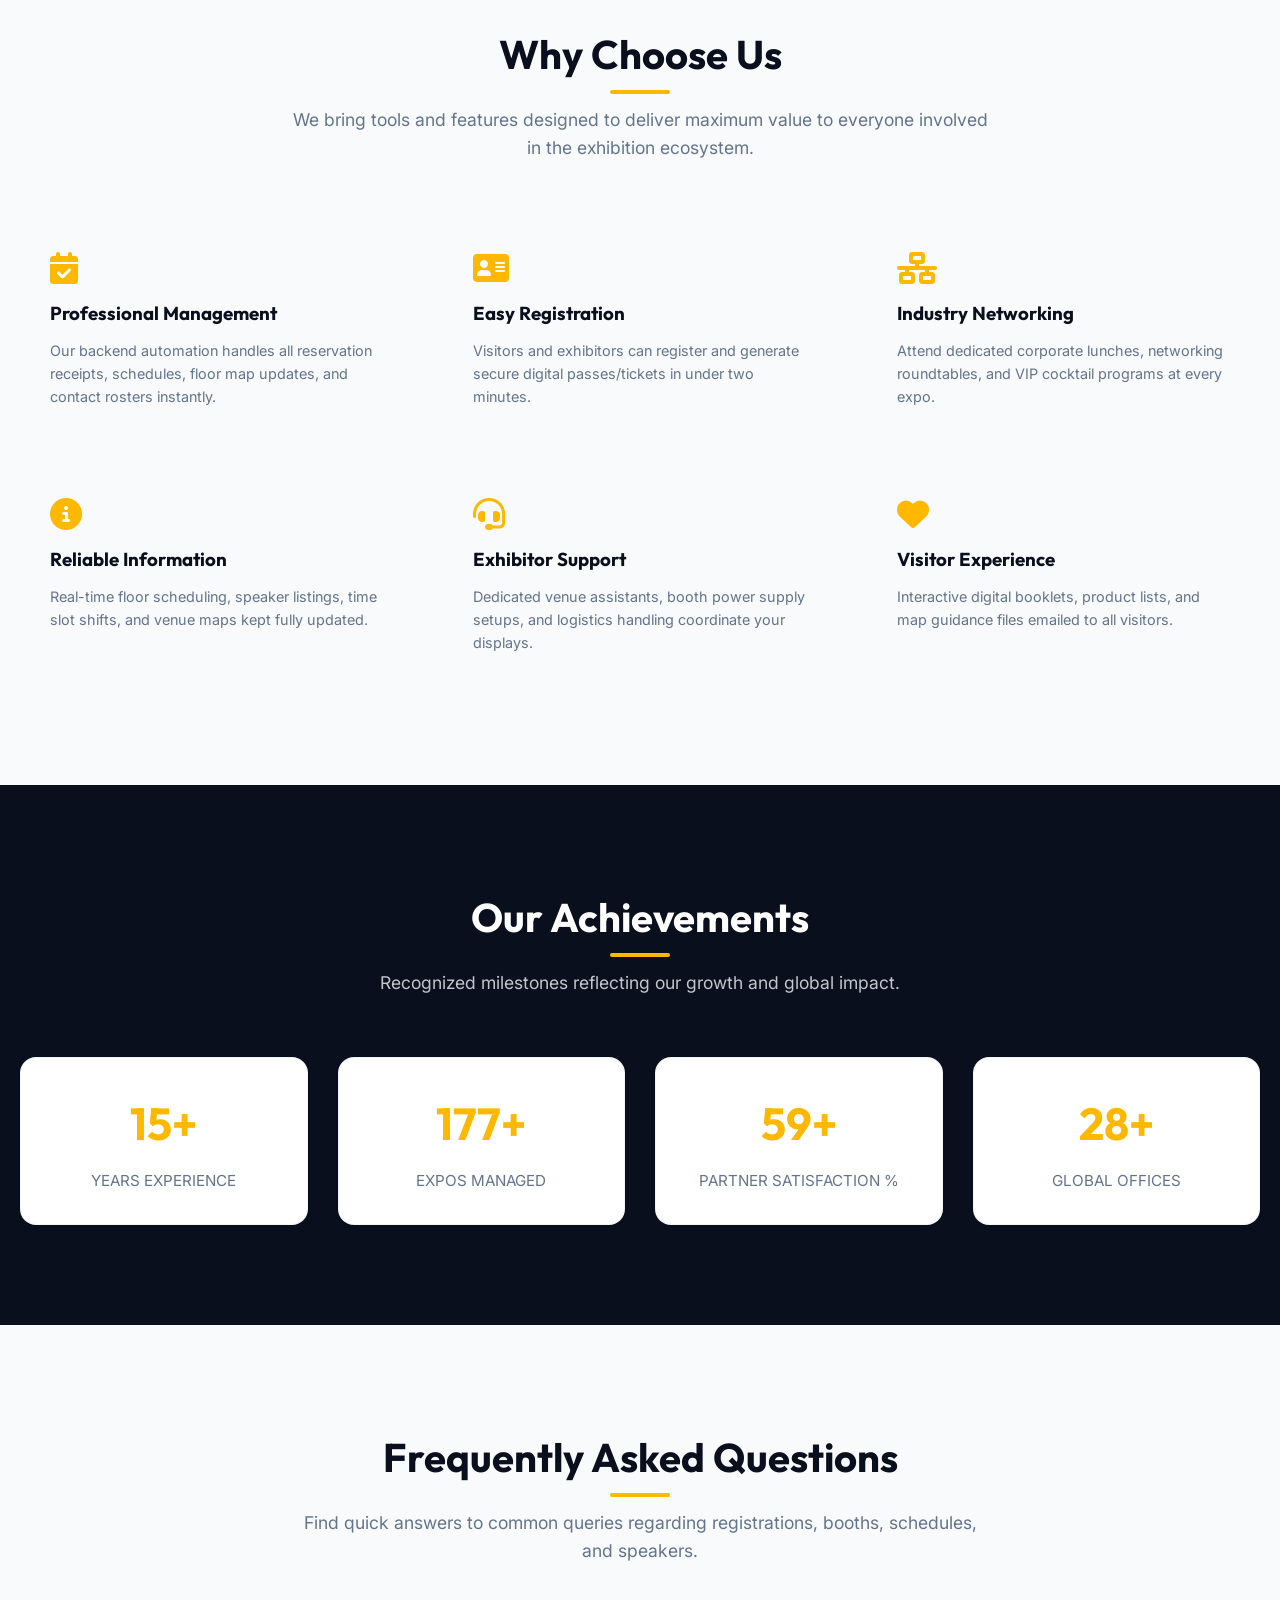
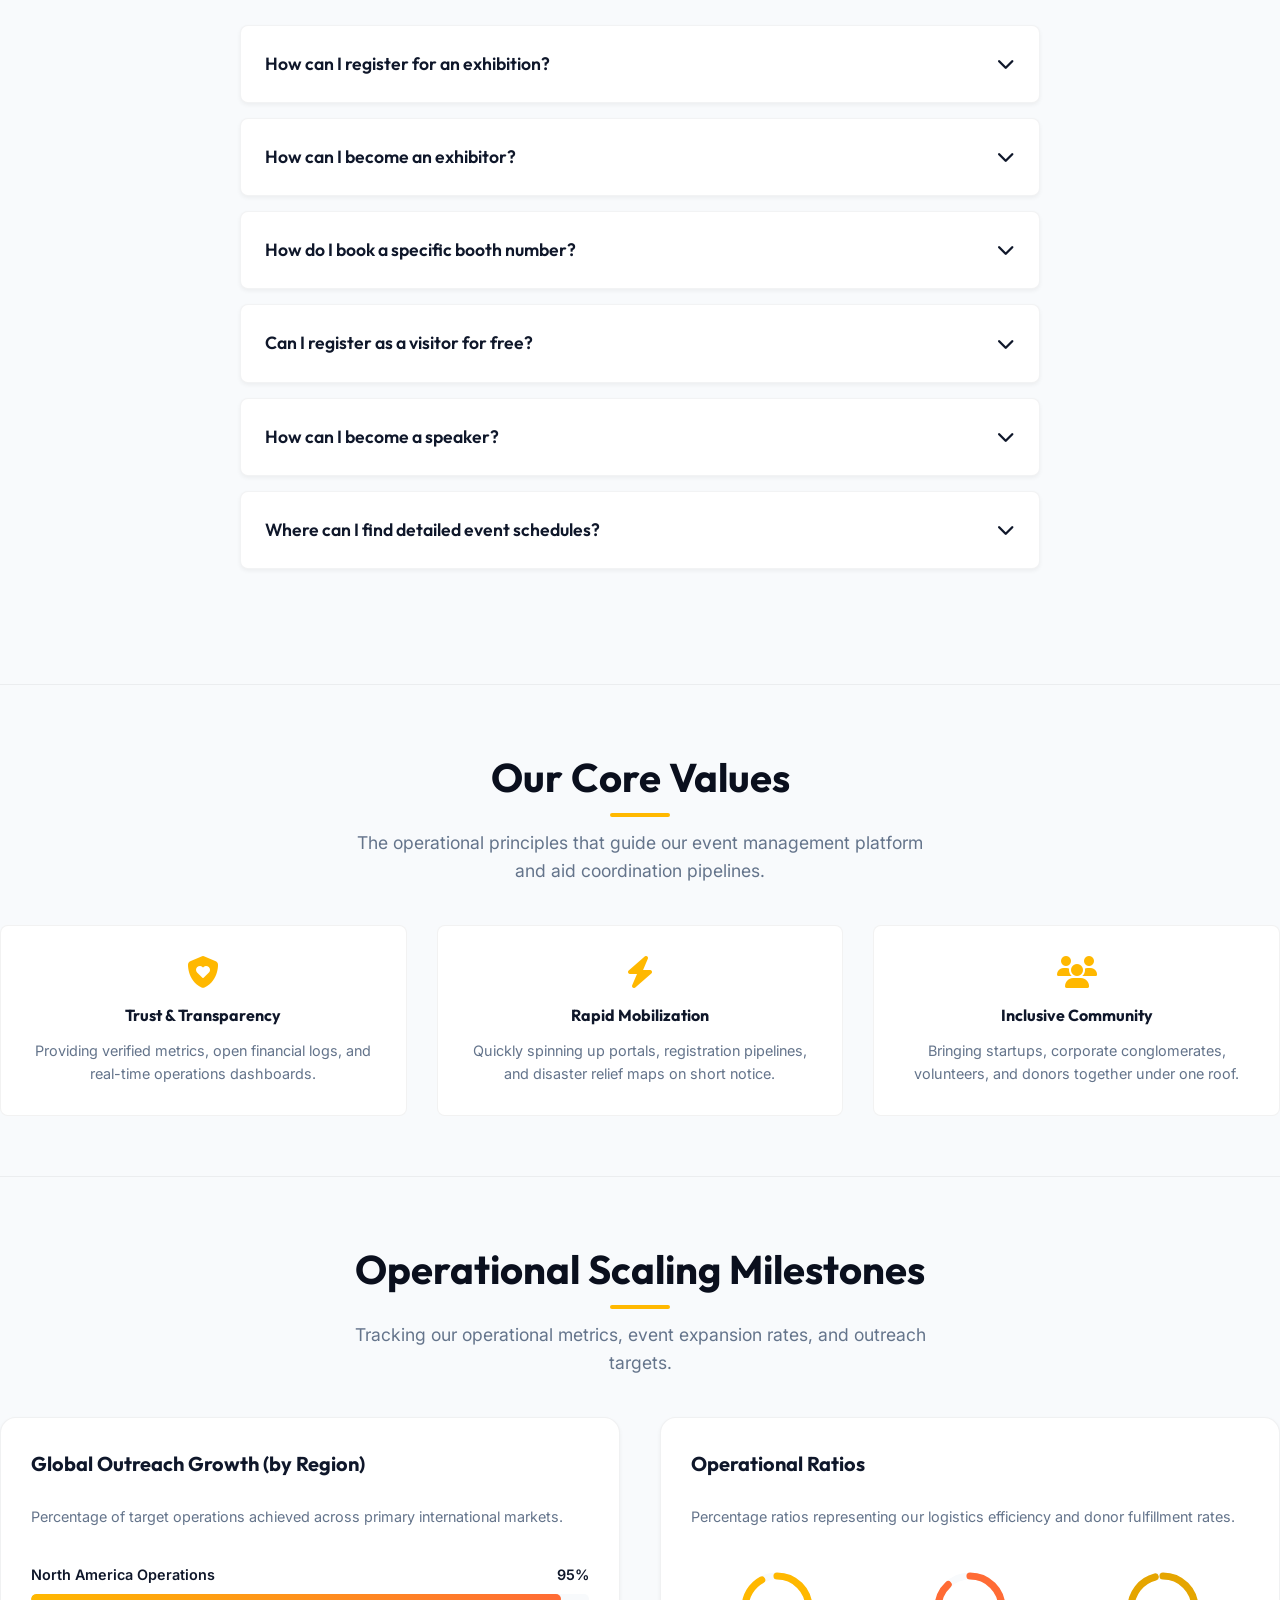
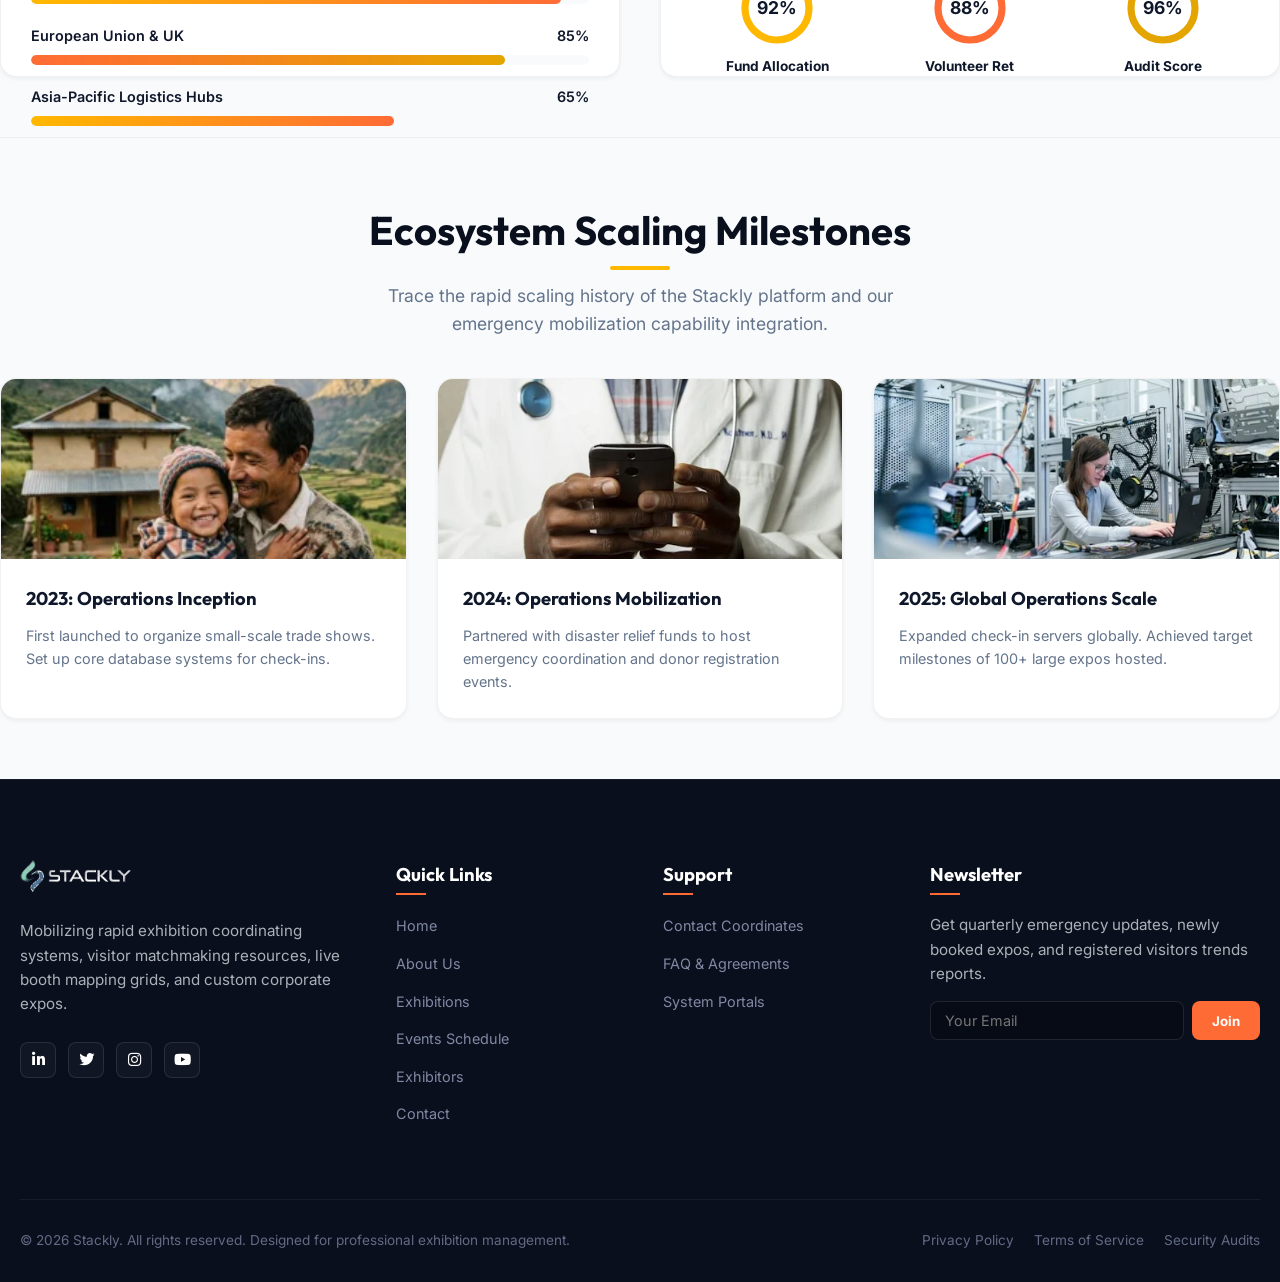
<file: about.html>
<!DOCTYPE html>
<html lang="en">
<head>
  <meta charset="UTF-8">
  <meta name="viewport" content="width=device-width, initial-scale=1.0">
  <title>About Us - Stackly Exhibition Platform</title>
  <meta name="description" content="Discover our mission, vision, event achievements, and how Stackly coordinates world-class exhibitions.">
  <!-- Fonts & Styles -->
  <link rel="stylesheet" href="css/style.css?v=7.0">
  <link rel="stylesheet" href="https://cdnjs.cloudflare.com/ajax/libs/font-awesome/6.4.0/css/all.min.css">
</head>
<body class="dark-nav">

  <!-- Sticky Navbar -->
  <nav class="navbar">
    <div class="container">
      <a href="index.html" class="logo-container">
        <img src="assets/images/logo.webp" alt="Stackly Logo" style="height: 32px; display: block;">
      </a>
            <ul class="nav-links">
        <!-- Mobile Drawer Header -->
        <li class="drawer-header">
          <img src="assets/images/logo.webp" alt="Stackly Logo">
          <button type="button" class="drawer-close" aria-label="Close Menu">
            <i class="fa-solid fa-xmark fa-xl"></i>
          </button>
        </li>
        <!-- Mobile Search -->
        <li class="drawer-search">
          <input type="text" placeholder="Search resources..." onkeyup="if(event.key === 'Enter') { window.location.href='exhibitions.html?q=' + this.value; }">
        </li>
        <li><a href="index.html">Home</a></li>
        <li><a href="about.html" class="active">About</a></li>
        <li><a href="exhibitions.html">Exhibitions</a></li>
        <li><a href="events.html">Events</a></li>
        <li><a href="exhibitors.html">Exhibitors</a></li>
        <li><a href="speakers.html">Speakers</a></li>
        <li><a href="contact.html">Contact</a></li>
                <li class="nav-actions-mobile">
          <a href="login.html" class="btn btn-outline">Login</a>
          <a href="registration.html" class="btn btn-primary">Register</a>
        </li>
        <!-- Mobile Contact Info -->
        <li class="drawer-contact-info">
          <h5>Contact Info</h5>
          <p><i class="fa-solid fa-phone"></i> +1 (555) 234-5678</p>
          <p><i class="fa-solid fa-envelope"></i> support@stackly.org</p>
          <p><i class="fa-solid fa-location-dot"></i> 451 Plaza Blvd, Suite 200, NY 10016</p>
        </li>
      </ul>
      <div class="nav-actions">
        <a href="login.html" class="btn btn-outline">Login</a>
        <a href="registration.html" class="btn btn-primary">Register</a>
      </div>
      <button class="hamburger" aria-label="Toggle menu">
        <span></span>
        <span></span>
        <span></span>
      </button>
    </div>
  </nav>

  <!-- Interior Banner -->
  <header class="interior-banner">
    <div class="container">
      <h1>About Stackly</h1>
      <div class="breadcrumbs">
        <a href="index.html">Home</a> / <span>About Us</span>
      </div>
    </div>
  </header>

  <!-- Section 1: About Us -->
  <section class="bg-white">
    <div class="container about-split">
      <div>
        <span class="hero-tag" style="background-color:rgba(18,26,46,0.05); color:var(--primary-dark); border-color:rgba(18,26,46,0.1)">Who We Are</span>
        <h2 style="font-size: 2.2rem; margin: 15px 0 25px 0;">Bridging the Gap Between Industry Leaders and Innovators</h2>
        <p style="color:var(--text-muted); margin-bottom: 20px;">Stackly was founded with a single purpose: to build a modern, high-performance web platform that makes exhibition management, visitor ticketing, and booth reservations effortless. We connect businesses with active audiences and trade partners worldwide.</p>
        <p style="color:var(--text-muted); margin-bottom: 30px;">Whether you are looking to showcase your latest technologies, attend thought-provoking seminars, or expand your corporate networking footprints, Stackly provides the infrastructure and support to facilitate your growth.</p>
        <a href="404.html" class="btn btn-primary">Join Us Today</a>
      </div>
      <div class="about-image-container">
        <img src="assets/images/visitor_exp.webp" alt="Exhibition networking area" loading="lazy">
      </div>
    </div>
  </section>

  <!-- Section 2: Mission & Vision -->
  <section class="bg-light">
    <div class="container vision-mission-grid">
      <div class="vm-card">
        <h2>Our Mission</h2>
        <p style="color: var(--text-muted);">To foster innovation and corporate partnerships by providing a smooth, digitized space where visitors can discover groundbreaking products, and exhibitors can host high-return displays, seminars, and networking sessions.</p>
      </div>
      <div class="vm-card accent-orange">
        <h2>Our Vision</h2>
        <p style="color: var(--text-muted);">To establish Stackly as the leading global digital standard for trade show management, creating interconnected networks across technology, automotive, healthcare, fashion, and business conferences.</p>
      </div>
    </div>
  </section>

  <!-- Section 3: Why Choose Us -->
  <section class="bg-white">
    <div class="container">
      <div class="section-header">
        <h2>Why Choose Us</h2>
        <p style="color: var(--text-muted);">We bring tools and features designed to deliver maximum value to everyone involved in the exhibition ecosystem.</p>
      </div>
      <div class="grid-3">
        <!-- Reason 1 -->
        <div style="padding: 30px; background-color:var(--bg-light); border-radius:var(--border-radius-md);">
          <i class="fa-solid fa-calendar-check fa-2x" style="color: var(--accent-gold); margin-bottom: 15px;"></i>
          <h3>Professional Management</h3>
          <p style="font-size:0.9rem; color:var(--text-muted); margin-top:10px;">Our backend automation handles all reservation receipts, schedules, floor map updates, and contact rosters instantly.</p>
        </div>
        <!-- Reason 2 -->
        <div style="padding: 30px; background-color:var(--bg-light); border-radius:var(--border-radius-md);">
          <i class="fa-solid fa-address-card fa-2x" style="color: var(--accent-gold); margin-bottom: 15px;"></i>
          <h3>Easy Registration</h3>
          <p style="font-size:0.9rem; color:var(--text-muted); margin-top:10px;">Visitors and exhibitors can register and generate secure digital passes/tickets in under two minutes.</p>
        </div>
        <!-- Reason 3 -->
        <div style="padding: 30px; background-color:var(--bg-light); border-radius:var(--border-radius-md);">
          <i class="fa-solid fa-network-wired fa-2x" style="color: var(--accent-gold); margin-bottom: 15px;"></i>
          <h3>Industry Networking</h3>
          <p style="font-size:0.9rem; color:var(--text-muted); margin-top:10px;">Attend dedicated corporate lunches, networking roundtables, and VIP cocktail programs at every expo.</p>
        </div>
        <!-- Reason 4 -->
        <div style="padding: 30px; background-color:var(--bg-light); border-radius:var(--border-radius-md);">
          <i class="fa-solid fa-circle-info fa-2x" style="color: var(--accent-gold); margin-bottom: 15px;"></i>
          <h3>Reliable Information</h3>
          <p style="font-size:0.9rem; color:var(--text-muted); margin-top:10px;">Real-time floor scheduling, speaker listings, time slot shifts, and venue maps kept fully updated.</p>
        </div>
        <!-- Reason 5 -->
        <div style="padding: 30px; background-color:var(--bg-light); border-radius:var(--border-radius-md);">
          <i class="fa-solid fa-headset fa-2x" style="color: var(--accent-gold); margin-bottom: 15px;"></i>
          <h3>Exhibitor Support</h3>
          <p style="font-size:0.9rem; color:var(--text-muted); margin-top:10px;">Dedicated venue assistants, booth power supply setups, and logistics handling coordinate your displays.</p>
        </div>
        <!-- Reason 6 -->
        <div style="padding: 30px; background-color:var(--bg-light); border-radius:var(--border-radius-md);">
          <i class="fa-solid fa-heart fa-2x" style="color: var(--accent-gold); margin-bottom: 15px;"></i>
          <h3>Visitor Experience</h3>
          <p style="font-size:0.9rem; color:var(--text-muted); margin-top:10px;">Interactive digital booklets, product lists, and map guidance files emailed to all visitors.</p>
        </div>
      </div>
    </div>
  </section>

  <!-- Section 4: Achievements & Milestones -->
  <section class="bg-dark-sec">
    <div class="container">
      <div class="section-header">
        <h2 style="color: var(--white);">Our Achievements</h2>
        <p style="color: var(--text-light); opacity: 0.8;">Recognized milestones reflecting our growth and global impact.</p>
      </div>
      <div class="achievements-grid">
        <div class="achievement-card">
          <h3 data-target="15">0</h3>
          <p style="color: var(--text-muted); font-size: 0.95rem; text-transform: uppercase;">Years Experience</p>
        </div>
        <div class="achievement-card">
          <h3 data-target="450">0</h3>
          <p style="color: var(--text-muted); font-size: 0.95rem; text-transform: uppercase;">Expos Managed</p>
        </div>
        <div class="achievement-card">
          <h3 data-target="99">0</h3>
          <p style="color: var(--text-muted); font-size: 0.95rem; text-transform: uppercase;">Partner Satisfaction %</p>
        </div>
        <div class="achievement-card">
          <h3 data-target="28">0</h3>
          <p style="color: var(--text-muted); font-size: 0.95rem; text-transform: uppercase;">Global Offices</p>
        </div>
      </div>
    </div>
  </section>

  <!-- Section 5: Interactive FAQ Accordion -->
  <section id="faq" class="bg-light">
    <div class="container">
      <div class="section-header">
        <h2>Frequently Asked Questions</h2>
        <p>Find quick answers to common queries regarding registrations, booths, schedules, and speakers.</p>
      </div>
      <div class="faq-list">
        <div class="faq-item">
          <div class="faq-question">
            How can I register for an exhibition?
            <i class="fa-solid fa-chevron-down"></i>
          </div>
          <div class="faq-answer">
            <p>You can click on any "Register" or "Join Event" button which will direct you to our Registration Portal. Select the "Visitor" tab, fill out your company role, selected city, and basic contact details to generate your entry pass.</p>
          </div>
        </div>

        <div class="faq-item">
          <div class="faq-question">
            How can I become an exhibitor?
            <i class="fa-solid fa-chevron-down"></i>
          </div>
          <div class="faq-answer">
            <p>To register as an exhibitor, toggle the "Exhibitor Registration" tab on our registration page. Enter your company profile, booth space requirements (e.g., size), and team sizes. Our support representatives will reach out within 24 hours to confirm floor coordinates.</p>
          </div>
        </div>

        <div class="faq-item">
          <div class="faq-question">
            How do I book a specific booth number?
            <i class="fa-solid fa-chevron-down"></i>
          </div>
          <div class="faq-answer">
            <p>Once registered and approved as an exhibitor, you can access your User Dashboard. Navigate to "Booth Booking" to view a real-time floor map showing available (Green), reserved (Yellow), and occupied (Red) stalls, and select your preferred coordinates.</p>
          </div>
        </div>

        <div class="faq-item">
          <div class="faq-question">
            Can I register as a visitor for free?
            <i class="fa-solid fa-chevron-down"></i>
          </div>
          <div class="faq-answer">
            <p>General entry visitor passes are free of charge if registered online before early-bird deadlines. VIP passes which include premium networking lunches and conference keynote seating require payment vouchers.</p>
          </div>
        </div>

        <div class="faq-item">
          <div class="faq-question">
            How can I become a speaker?
            <i class="fa-solid fa-chevron-down"></i>
          </div>
          <div class="faq-answer">
            <p>Please contact our team directly through the Contact page form, selecting "Speaker Proposal" as the subject. Attach your portfolio, summary of research topic, and previous panel recordings for review.</p>
          </div>
        </div>

        <div class="faq-item">
          <div class="faq-question">
            Where can I find detailed event schedules?
            <i class="fa-solid fa-chevron-down"></i>
          </div>
          <div class="faq-answer">
            <p>The "Events" page displays dates, room numbers, topics, and speaker details for all upcoming workshops, summits, panels, and product launch sessions.</p>
          </div>
        </div>
      </div>
    </div>
  </section>

  <!-- Footer -->
    <!-- Footer -->
  
  <!-- Section: Our Core Values -->
  <section class="bg-light" style="padding: 60px 0; border-top: 1px solid rgba(0,0,0,0.05);">
    <div class="container">
      <div class="section-header text-center" style="margin-bottom: 40px;">
        <h2>Our Core Values</h2>
        <p style="max-width: 600px; margin: 0 auto; color: var(--text-muted);">The operational principles that guide our event management platform and aid coordination pipelines.</p>
      </div>
      <div class="grid-3">
        <div style="background: var(--white); padding: 30px; border-radius: var(--border-radius-sm); border: 1px solid rgba(0,0,0,0.05); text-align: center;">
          <i class="fa-solid fa-shield-heart fa-2x" style="color: var(--accent-gold); margin-bottom: 15px;"></i>
          <h4 style="margin-bottom: 10px; color: var(--color-primary);">Trust & Transparency</h4>
          <p style="font-size: 0.9rem; color: var(--text-muted);">Providing verified metrics, open financial logs, and real-time operations dashboards.</p>
        </div>
        <div style="background: var(--white); padding: 30px; border-radius: var(--border-radius-sm); border: 1px solid rgba(0,0,0,0.05); text-align: center;">
          <i class="fa-solid fa-bolt fa-2x" style="color: var(--accent-gold); margin-bottom: 15px;"></i>
          <h4 style="margin-bottom: 10px; color: var(--color-primary);">Rapid Mobilization</h4>
          <p style="font-size: 0.9rem; color: var(--text-muted);">Quickly spinning up portals, registration pipelines, and disaster relief maps on short notice.</p>
        </div>
        <div style="background: var(--white); padding: 30px; border-radius: var(--border-radius-sm); border: 1px solid rgba(0,0,0,0.05); text-align: center;">
          <i class="fa-solid fa-users fa-2x" style="color: var(--accent-gold); margin-bottom: 15px;"></i>
          <h4 style="margin-bottom: 10px; color: var(--color-primary);">Inclusive Community</h4>
          <p style="font-size: 0.9rem; color: var(--text-muted);">Bringing startups, corporate conglomerates, volunteers, and donors together under one roof.</p>
        </div>
      </div>
    </div>
  </section>

  <!-- Section: Operational Milestones -->
  <section class="bg-white" style="padding: 60px 0; border-top: 1px solid rgba(0,0,0,0.05);">
    <div class="container">
      <div class="section-header text-center" style="margin-bottom: 40px;">
        <h2>Operational Scaling Milestones</h2>
        <p style="max-width: 600px; margin: 0 auto; color: var(--text-muted);">Tracking our operational metrics, event expansion rates, and outreach targets.</p>
      </div>
      
      <div class="grid-2" style="gap: 40px; align-items: center;">
        <!-- Left: Scaling bars -->
        <div class="chart-container">
          <h3 class="chart-title">Global Outreach Growth (by Region)</h3>
          <p style="font-size: 0.9rem; color: var(--text-muted); margin-bottom: 15px;">Percentage of target operations achieved across primary international markets.</p>
          <div class="progress-bar-group">
            <div class="progress-bar-label">
              <span>North America Operations</span>
              <span>95%</span>
            </div>
            <div class="progress-bar-track">
              <div class="progress-bar-fill" data-width="95%"></div>
            </div>
          </div>
          <div class="progress-bar-group">
            <div class="progress-bar-label">
              <span>European Union & UK</span>
              <span>85%</span>
            </div>
            <div class="progress-bar-track">
              <div class="progress-bar-fill" data-width="85%" style="background: linear-gradient(90deg, var(--accent-orange), var(--accent-gold-hover));"></div>
            </div>
          </div>
          <div class="progress-bar-group">
            <div class="progress-bar-label">
              <span>Asia-Pacific Logistics Hubs</span>
              <span>65%</span>
            </div>
            <div class="progress-bar-track">
              <div class="progress-bar-fill" data-width="65%"></div>
            </div>
          </div>
        </div>
        
        <!-- Right: Success Ratios -->
        <div class="chart-container">
          <h3 class="chart-title">Operational Ratios</h3>
          <p style="font-size: 0.9rem; color: var(--text-muted); margin-bottom: 20px;">Percentage ratios representing our logistics efficiency and donor fulfillment rates.</p>
          <div class="ring-grid">
            <div class="ring-item">
              <div class="ring-svg-wrapper">
                <svg viewBox="0 0 90 90" style="width: 100%; height: 100%; display: block;">
                  <circle cx="45" cy="45" r="36" class="ring-circle-bg"></circle>
                  <circle cx="45" cy="45" r="36" class="ring-circle-fill" data-percent="92"></circle>
                </svg>
                <span class="ring-text">92%</span>
              </div>
              <span style="font-size: 0.85rem; font-weight: 700; color: var(--text-dark);">Fund Allocation</span>
            </div>
            <div class="ring-item">
              <div class="ring-svg-wrapper">
                <svg viewBox="0 0 90 90" style="width: 100%; height: 100%; display: block;">
                  <circle cx="45" cy="45" r="36" class="ring-circle-bg"></circle>
                  <circle cx="45" cy="45" r="36" class="ring-circle-fill" data-percent="88" style="stroke: var(--accent-orange);"></circle>
                </svg>
                <span class="ring-text">88%</span>
              </div>
              <span style="font-size: 0.85rem; font-weight: 700; color: var(--text-dark);">Volunteer Ret</span>
            </div>
            <div class="ring-item">
              <div class="ring-svg-wrapper">
                <svg viewBox="0 0 90 90" style="width: 100%; height: 100%; display: block;">
                  <circle cx="45" cy="45" r="36" class="ring-circle-bg"></circle>
                  <circle cx="45" cy="45" r="36" class="ring-circle-fill" data-percent="96" style="stroke: var(--accent-gold-hover);"></circle>
                </svg>
                <span class="ring-text">96%</span>
              </div>
              <span style="font-size: 0.85rem; font-weight: 700; color: var(--text-dark);">Audit Score</span>
            </div>
          </div>
        </div>
      </div>
    </div>
  </section>

  
  <!-- Section: Milestones Timeline Modules -->
  <section class="bg-light" style="padding: 60px 0; border-top: 1px solid rgba(0,0,0,0.05);">
    <div class="container">
      <div class="section-header text-center" style="margin-bottom: 40px;">
        <h2>Ecosystem Scaling Milestones</h2>
        <p style="max-width: 600px; margin: 0 auto; color: var(--text-muted);">Trace the rapid scaling history of the Stackly platform and our emergency mobilization capability integration.</p>
      </div>
      <div class="grid-3">
        <div class="card module-card" style="background: var(--white); border-radius: var(--border-radius-md); overflow: hidden; border: 1px solid rgba(0,0,0,0.05); box-shadow: var(--shadow-sm); transition: var(--transition-smooth);">
          <img src="assets/images/story_hope.webp" alt="Operations Inception" style="width: 100%; height: 180px; object-fit: cover;">
          <div style="padding: 25px;">
            <h4 style="font-size: 1.15rem; margin-bottom: 10px; color: var(--text-dark);">2023: Operations Inception</h4>
            <p style="font-size: 0.9rem; color: var(--text-muted); line-height: 1.6;">First launched to organize small-scale trade shows. Set up core database systems for check-ins.</p>
          </div>
        </div>
        <div class="card module-card" style="background: var(--white); border-radius: var(--border-radius-md); overflow: hidden; border: 1px solid rgba(0,0,0,0.05); box-shadow: var(--shadow-sm); transition: var(--transition-smooth);">
          <img src="assets/images/healthcare_expo.webp" alt="Relief Operations Integration" style="width: 100%; height: 180px; object-fit: cover;">
          <div style="padding: 25px;">
            <h4 style="font-size: 1.15rem; margin-bottom: 10px; color: var(--text-dark);">2024: Operations Mobilization</h4>
            <p style="font-size: 0.9rem; color: var(--text-muted); line-height: 1.6;">Partnered with disaster relief funds to host emergency coordination and donor registration events.</p>
          </div>
        </div>
        <div class="card module-card" style="background: var(--white); border-radius: var(--border-radius-md); overflow: hidden; border: 1px solid rgba(0,0,0,0.05); box-shadow: var(--shadow-sm); transition: var(--transition-smooth);">
          <img src="assets/images/industrial_expo.webp" alt="Global Operations Expansion" style="width: 100%; height: 180px; object-fit: cover;">
          <div style="padding: 25px;">
            <h4 style="font-size: 1.15rem; margin-bottom: 10px; color: var(--text-dark);">2025: Global Operations Scale</h4>
            <p style="font-size: 0.9rem; color: var(--text-muted); line-height: 1.6;">Expanded check-in servers globally. Achieved target milestones of 100+ large expos hosted.</p>
          </div>
        </div>
      </div>
    </div>
  </section>

  <footer class="footer">
    <div class="container">
      <div class="footer-grid">
        <div class="footer-col">
          <div class="footer-logo">
            <a href="index.html" style="display: inline-block;">
              <img src="assets/images/logo.webp" alt="Stackly Logo" style="height: 32px; display: block;">
            </a>
          </div>
          <p class="footer-desc">Mobilizing rapid exhibition coordinating systems, visitor matchmaking resources, live booth mapping grids, and custom corporate expos.</p>
          <div class="social-links">
            <a href="404.html" class="social-link"><i class="fa-brands fa-linkedin-in"></i></a>
            <a href="404.html" class="social-link"><i class="fa-brands fa-twitter"></i></a>
            <a href="404.html" class="social-link"><i class="fa-brands fa-instagram"></i></a>
            <a href="404.html" class="social-link"><i class="fa-brands fa-youtube"></i></a>
          </div>
        </div>
        <div class="footer-col">
          <h3>Quick Links</h3>
          <ul class="footer-links">
            <li><a href="index.html">Home</a></li>
            <li><a href="about.html">About Us</a></li>
            <li><a href="exhibitions.html">Exhibitions</a></li>
            <li><a href="events.html">Events Schedule</a></li>
            <li><a href="exhibitors.html">Exhibitors</a></li>
            <li><a href="contact.html">Contact</a></li>
          </ul>
        </div>
        <div class="footer-col">
          <h3>Support</h3>
          <ul class="footer-links">
            <li><a href="contact.html">Contact Coordinates</a></li>
            <li><a href="about.html#faq">FAQ & Agreements</a></li>
            <li><a href="admin-dashboard.html">System Portals</a></li>
          </ul>
        </div>
        <div class="footer-col">
          <h3>Newsletter</h3>
          <p class="footer-desc" style="margin-bottom: 15px;">Get quarterly emergency updates, newly booked expos, and registered visitors trends reports.</p>
          <form class="footer-newsletter-form" onsubmit="event.preventDefault(); alert('Subscribed!'); this.reset();">
            <input type="email" class="footer-newsletter-input" placeholder="Your Email" required>
            <button type="submit" class="footer-newsletter-btn">Join</button>
          </form>
        </div>
      </div>
      <div class="footer-bottom">
        <p>&copy; 2026 Stackly. All rights reserved. Designed for professional exhibition management.</p>
        <div class="footer-bottom-links">
          <a href="404.html">Privacy Policy</a>
          <a href="404.html">Terms of Service</a>
          <a href="about.html#faq">Security Audits</a>
        </div>
      </div>
    </div>
  </footer>

  <!-- Scripts -->
  <script src="js/script.js?v=7.0"></script>
</body>
</html>
</file>
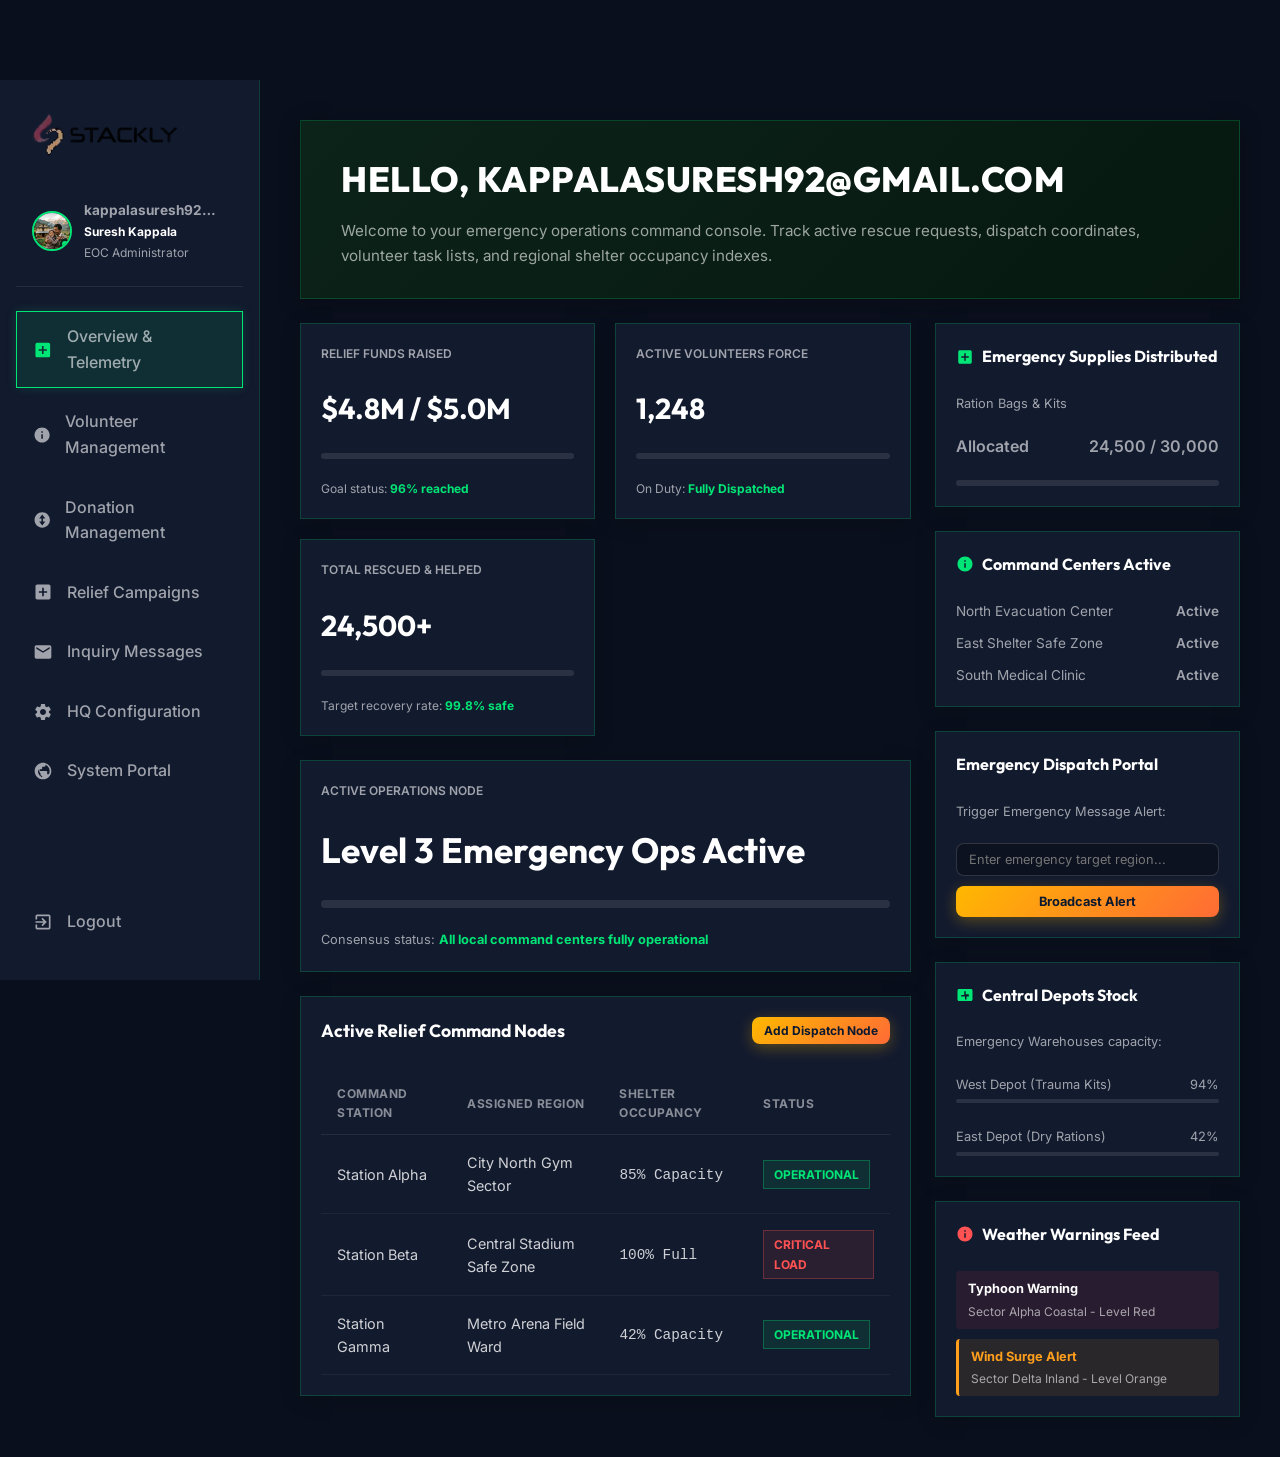
<file: admin-dashboard.html>
<!DOCTYPE html>
<html lang="en">
<head>
    <meta charset="UTF-8">
    <meta name="viewport" content="width=device-width, initial-scale=1.0">
    <meta name="description" content="Stackly Administrative Command Center dashboard.">
    <title>Admin Dashboard | Stackly</title>
    <link rel="stylesheet" href="css/style.css?v=7.0">
</head>
<body>

    <div class="dashboard-wrapper dashboard-dark-layout">
        <!-- Sidebar Navigation -->
        <aside class="sidebar">
            <div>
                <div class="sidebar-brand" style="margin-bottom: 24px; padding: 10px 16px; display: flex; justify-content: space-between; align-items: center;">
                    <a href="admin-dashboard.html" class="logo" aria-label="Admin Dashboard" style="display: flex; align-items: center; text-decoration: none; gap: 8px;">
                        <img src="assets/images/logo.webp" alt="Stackly Logo" style="height: 42px; width: auto; filter: invert(1);">
                    </a>
                    <button class="sidebar-close-btn" aria-label="Close Sidebar" style="background: none; border: none; color: rgba(255,255,255,0.7); cursor: pointer; display: none; align-items: center; justify-content: center; padding: 4px;">
                        <svg viewBox="0 0 24 24" style="width: 24px; height: 24px; fill: currentColor;"><path d="M19 6.41L17.59 5 12 10.59 6.41 5 5 6.41 10.59 12 5 17.59 6.41 19 12 13.41 17.59 19 19 17.59 13.41 12z"/></svg>
                    </button>
                </div>
                
                <div class="sidebar-profile" style="display: flex; align-items: center; gap: 12px; padding: 10px 16px; margin-bottom: 24px; border-bottom: 1px solid rgba(255,255,255,0.08); padding-bottom: 24px;">
                    <div style="position: relative; width: 40px; height: 40px; border-radius: 50%; overflow: hidden; border: 2px solid #00E676; flex-shrink: 0; display: flex; align-items: center; justify-content: center; background-color: var(--color-primary-light);">
                        <img src="assets/images/story_hope.webp" alt="Avatar" style="width: 100%; height: 100%; object-fit: cover;">
                        <div style="position: absolute; bottom: 0; right: 0; width: 10px; height: 10px; border-radius: 50%; background-color: #00E676; border: 2px solid #0c231a;"></div>
                    </div>
                    <div style="display: flex; flex-direction: column; overflow: hidden;">
                        <span style="font-size: 0.85rem; font-weight: 700; color: white; white-space: nowrap; overflow: hidden; text-overflow: ellipsis;">kappalasuresh92@gmail.com</span>
                        <span style="font-size: 0.75rem; color: rgba(255,255,255,0.5);">EOC Administrator</span>
                    </div>
                </div>

                <ul class="sidebar-menu" style="margin-top: 0;">
                    <li>
                        <a href="404.html" class="sidebar-item active" data-tab="overview">
                            <svg viewBox="0 0 24 24" aria-hidden="true"><path d="M19 3H5c-1.1 0-2 .9-2 2v14c0 1.1.9 2 2 2h14c1.1 0 2-.9 2-2V5c0-1.1-.9-2-2-2zm-2 10h-4v4h-2v-4H7v-2h4V7h2v4h4v2z"/></svg>
                            <span>Overview &amp; Telemetry</span>
                        </a>
                    </li>
                    <li>
                        <a href="404.html" class="sidebar-item" data-tab="volunteers">
                            <svg viewBox="0 0 24 24" aria-hidden="true"><path d="M12 2C6.48 2 2 6.48 2 12s4.48 10 10 10 10-4.48 10-10S17.52 2 12 2zm1 15h-2v-6h2v6zm0-8h-2V7h2v2z"/></svg>
                            <span>Volunteer Management</span>
                        </a>
                    </li>
                    <li>
                        <a href="404.html" class="sidebar-item" data-tab="donations">
                            <svg viewBox="0 0 24 24" aria-hidden="true"><path d="M12 2c5.52 0 10 4.48 10 10s-4.48 10-10 10S2 17.52 2 12 6.48 2 12 2zm1 8h3L12 5 8 10h3v4H8l4 5 4-5h-3v-4z"/></svg>
                            <span>Donation Management</span>
                        </a>
                    </li>
                    <li>
                        <a href="404.html" class="sidebar-item" data-tab="programs">
                            <svg viewBox="0 0 24 24" aria-hidden="true"><path d="M19 3H5c-1.1 0-2 .9-2 2v14c0 1.1.9 2 2 2h14c1.1 0 2-.9 2-2V5c0-1.1-.9-2-2-2zm-2 10h-4v4h-2v-4H7v-2h4V7h2v4h4v2z"/></svg>
                            <span>Relief Campaigns</span>
                        </a>
                    </li>
                    <li>
                        <a href="404.html" class="sidebar-item" data-tab="messages">
                            <svg viewBox="0 0 24 24" aria-hidden="true"><path d="M20 4H4c-1.1 0-1.99.9-1.99 2L2 18c0 1.1.9 2 2 2h16c1.1 0 2-.9 2-2V6c0-1.1-.9-2-2-2zm0 4l-8 5-8-5V6l8 5 8-5v2z"/></svg>
                            <span>Inquiry Messages</span>
                        </a>
                    </li>
                    <li>
                        <a href="404.html" class="sidebar-item" data-tab="settings">
                            <svg viewBox="0 0 24 24" aria-hidden="true"><path d="M19.14 12.94c.04-.3.06-.61.06-.94 0-.32-.02-.64-.07-.94l2.03-1.58c.18-.14.23-.41.12-.61l-1.92-3.32c-.12-.22-.37-.29-.59-.22l-2.39.96c-.5-.38-1.03-.7-1.62-.94l-.36-2.54c-.04-.24-.24-.41-.48-.41h-3.84c-.24 0-.43.17-.47.41l-.36 2.54c-.59.24-1.13.57-1.62.94l-2.39-.96c-.22-.08-.47 0-.59.22L2.74 8.87c-.12.21-.08.47.12.61l2.03 1.58c-.05.3-.09.63-.09.94s.02.64.07.94l-2.03 1.58c-.18.14-.23.41-.12.61l1.92 3.32c.12.22.37.29.59.22l2.39-.96c.5.38 1.03.7 1.62.94l.36 2.54c.05.24.24.41.48.41h3.84c.24 0 .44-.17.47-.41l.36-2.54c.59-.24 1.13-.56 1.62-.94l2.39.96c.22.08.47 0 .59-.22l1.92-3.32c.12-.22.07-.47-.12-.61l-2.01-1.58zM12 15.6c-1.98 0-3.6-1.62-3.6-3.6s1.62-3.6 3.6-3.6 3.6 1.62 3.6 3.6-1.62 3.6-3.6 3.6z"/></svg>
                            <span>HQ Configuration</span>
                        </a>
                    </li>
                    <li>
                        <a href="404.html" class="sidebar-item" data-tab="portal">
                            <svg viewBox="0 0 24 24" aria-hidden="true"><path d="M12 2C6.48 2 2 6.48 2 12s4.48 10 10 10 10-4.48 10-10S17.52 2 12 2zm1 17.93c-3.95-.49-7-3.85-7-7.93 0-.62.08-1.21.21-1.79L9 15v1c0 1.1.9 2 2 2v1.93zm6.9-2.54c-.26-.81-1-1.39-1.9-1.39h-1v-3c0-.55-.45-1-1-1H8v-2h2c.55 0 1-.45 1-1V7h2c1.1 0 2-.9 2-2v-.41c2.93 1.19 5 4.06 5 7.41 0 2.08-.8 3.97-2.1 5.39z"/></svg>
                            <span>System Portal</span>
                        </a>
                    </li>
                </ul>
            </div>
            
            <a href="login.html" id="btn-logout" class="sidebar-item" style="color: var(--color-danger); margin-top: auto;">
                <svg viewBox="0 0 24 24" aria-hidden="true"><path d="M10.09 15.59L11.5 17l5-5-5-5-1.41 1.41L12.67 11H3v2h9.67l-2.58 2.59zM19 3H5c-1.11 0-2 .9-2 2v4h2V5h14v14H5v-4H3v4c0 1.1.89 2 2 2h14c1.1 0 2-.9 2-2V5c0-1.1-.9-2-2-2z"/></svg>
                <span>Logout</span>
            </a>
        </aside>

        <!-- Main Content Area -->
        <main class="dashboard-main">
            <!-- Mobile Dashboard Header -->
            <div class="mobile-dashboard-header">
                <button class="mobile-sidebar-toggle" aria-label="Open Sidebar Menu">
                    <svg viewBox="0 0 24 24" style="width: 20px; height: 20px; fill: currentColor;"><path d="M3 18h18v-2H3v2zm0-5h18v-2H3v2zm0-7v2h18V6H3z"/></svg>
                </button>
                <span class="mobile-brand-title">Admin Console</span>
            </div>
            
            <!-- PANEL: OVERVIEW -->
            <div id="panel-overview" class="dashboard-panel">
                <!-- Welcome Banner Block -->
                <div class="welcome-banner-card" style="margin-bottom: 24px; padding: 30px 40px; border-radius: var(--radius-lg); border: 1px solid rgba(0, 230, 118, 0.2); background: linear-gradient(135deg, #0c231a, #06180f); box-shadow: 0 4px 20px rgba(0, 0, 0, 0.25);">
                    <h1 class="welcome-banner-title" style="font-size: 2.2rem; font-weight: 800; color: white; text-transform: uppercase; margin-bottom: 12px; letter-spacing: 0.5px;">HELLO, SURESH KAPPALA</h1>
                    <p class="welcome-banner-desc" style="font-size: 0.95rem; color: var(--color-text-muted); line-height: 1.6; margin: 0; max-width: 800px;">Welcome to your emergency operations command console. Track active rescue requests, dispatch coordinates, volunteer task lists, and regional shelter occupancy indexes.</p>
                </div>
                
                <!-- Main Console Layout Grid -->
                <div class="console-row">
                    
                    <!-- Left Column (Main Console Modules) -->
                    <div class="console-main-col">
                        
                        <!-- Top 3 Metric Cards Grid -->
                        <div class="console-metrics-grid">
                            <!-- Card 1 -->
                            <div class="dashboard-card" style="padding: 20px;">
                                <span style="font-size: 0.75rem; font-weight: 600; text-transform: uppercase; color: var(--color-text-muted);">Relief Funds Raised</span>
                                <h3 style="font-size: 1.8rem; margin: 10px 0; color: white;">$4.8M / $5.0M</h3>
                                <div class="progress-bar" style="height: 6px; margin-bottom: 8px;">
                                    <div class="progress-fill" style="width: 96%;"></div>
                                </div>
                                <span style="font-size: 0.75rem; color: var(--color-text-muted);">Goal status: <strong style="color: #00E676;">96% reached</strong></span>
                            </div>
                            
                            <!-- Card 2 -->
                            <div class="dashboard-card" style="padding: 20px;">
                                <span style="font-size: 0.75rem; font-weight: 600; text-transform: uppercase; color: var(--color-text-muted);">Active Volunteers Force</span>
                                <h3 style="font-size: 1.8rem; margin: 10px 0; color: white;" id="count-active-volunteers">1,248</h3>
                                <div class="progress-bar" style="height: 6px; margin-bottom: 8px;">
                                    <div class="progress-fill" style="width: 100%;"></div>
                                </div>
                                <span style="font-size: 0.75rem; color: var(--color-text-muted);">On Duty: <strong style="color: #00E676;">Fully Dispatched</strong></span>
                            </div>
                            
                            <!-- Card 3 -->
                            <div class="dashboard-card" style="padding: 20px;">
                                <span style="font-size: 0.75rem; font-weight: 600; text-transform: uppercase; color: var(--color-text-muted);">Total Rescued &amp; Helped</span>
                                <h3 style="font-size: 1.8rem; margin: 10px 0; color: white;">24,500+</h3>
                                <div class="progress-bar" style="height: 6px; margin-bottom: 8px;">
                                    <div class="progress-fill" style="width: 100%;"></div>
                                </div>
                                <span style="font-size: 0.75rem; color: var(--color-text-muted);">Target recovery rate: <strong style="color: #00E676;">99.8% safe</strong></span>
                            </div>
                        </div>

                        <!-- Middle Card: Active Operations -->
                        <div class="dashboard-card" style="padding: 20px; display: flex; flex-direction: column; justify-content: center; min-height: 140px;">
                            <span style="font-size: 0.75rem; font-weight: 600; text-transform: uppercase; color: var(--color-text-muted);">Active Operations Node</span>
                            <h3 style="font-size: 2.2rem; margin: 10px 0; color: white;">Level 3 Emergency Ops Active</h3>
                            <div class="progress-bar" style="height: 8px; margin-bottom: 10px; width: 100%;">
                                <div class="progress-fill" style="width: 100%;"></div>
                            </div>
                            <span style="font-size: 0.8rem; color: var(--color-text-muted);">Consensus status: <strong style="color: #00E676;">All local command centers fully operational</strong></span>
                        </div>

                        <!-- Bottom Area: Active Relief Command Nodes table -->
                        <div class="dashboard-card" style="padding: 20px;">
                            <div style="display: flex; justify-content: space-between; align-items: center; margin-bottom: 15px;">
                                <h3 style="font-size: 1.1rem; color: white;">Active Relief Command Nodes</h3>
                                <button class="btn btn-primary btn-sm" style="font-size: 0.75rem; padding: 6px 12px;">Add Dispatch Node</button>
                            </div>
                            <div class="table-wrapper" style="overflow-x: auto;">
                                <table>
                                    <thead>
                                        <tr>
                                            <th>Command Station</th>
                                            <th>Assigned Region</th>
                                            <th>Shelter Occupancy</th>
                                            <th>Status</th>
                                        </tr>
                                    </thead>
                                    <tbody>
                                        <tr>
                                            <td>Station Alpha</td>
                                            <td>City North Gym Sector</td>
                                            <td><code>85% Capacity</code></td>
                                            <td><span class="status-badge active" style="background-color: rgba(0, 230, 118, 0.1) !important; border-color: rgba(0, 230, 118, 0.3) !important; color: #00E676 !important;">OPERATIONAL</span></td>
                                        </tr>
                                        <tr>
                                            <td>Station Beta</td>
                                            <td>Central Stadium Safe Zone</td>
                                            <td><code>100% Full</code></td>
                                            <td><span class="status-badge active" style="background-color: rgba(255, 82, 82, 0.1) !important; border-color: rgba(255, 82, 82, 0.3) !important; color: #FF5252 !important;">CRITICAL LOAD</span></td>
                                        </tr>
                                        <tr>
                                            <td>Station Gamma</td>
                                            <td>Metro Arena Field Ward</td>
                                            <td><code>42% Capacity</code></td>
                                            <td><span class="status-badge active" style="background-color: rgba(0, 230, 118, 0.1) !important; border-color: rgba(0, 230, 118, 0.3) !important; color: #00E676 !important;">OPERATIONAL</span></td>
                                        </tr>
                                    </tbody>
                                </table>
                            </div>
                        </div>

                    </div>

                    <!-- Right Column (Sidebar Modules) -->
                    <div class="console-side-col">
                        
                        <!-- Side Module 1: Telemetry Quota -->
                        <div class="dashboard-card" style="padding: 20px;">
                            <h3 style="font-size: 1rem; color: white; display: flex; align-items: center; gap: 8px; margin-bottom: 12px;">
                                <svg viewBox="0 0 24 24" style="width: 18px; height: 18px; fill: #00E676;"><path d="M19 3H5c-1.1 0-2 .9-2 2v14c0 1.1.9 2 2 2h14c1.1 0 2-.9 2-2V5c0-1.1-.9-2-2-2zm-2 10h-4v4h-2v-4H7v-2h4V7h2v4h4v2z"/></svg>
                                Emergency Supplies Distributed
                            </h3>
                            <span style="font-size: 0.8rem; color: var(--color-text-muted);">Ration Bags &amp; Kits</span>
                            <div style="display: flex; justify-content: space-between; margin: 8px 0; font-weight: 600;">
                                  <span>Allocated</span>
                                  <span style="color: #00E676;">24,500 / 30,000</span>
                            </div>
                            <div class="progress-bar" style="height: 6px;">
                                  <div class="progress-fill" style="width: 81.6%;"></div>
                            </div>
                        </div>

                        <!-- Side Module Region Latency -->
                        <div class="dashboard-card" style="padding: 20px;">
                            <h3 style="font-size: 1rem; color: white; display: flex; align-items: center; gap: 8px; margin-bottom: 12px;">
                                <svg viewBox="0 0 24 24" style="width: 18px; height: 18px; fill: #00E676;"><path d="M12 2C6.48 2 2 6.48 2 12s4.48 10 10 10 10-4.48 10-10S17.52 2 12 2zm1 15h-2v-6h2v6zm0-8h-2V7h2v2z"/></svg>
                                Command Centers Active
                            </h3>
                            <div style="display: flex; flex-direction: column; gap: 10px;">
                                <div style="display: flex; justify-content: space-between; font-size: 0.85rem;">
                                    <span>North Evacuation Center</span>
                                    <span style="color: #00E676; font-weight: 600;">Active</span>
                                </div>
                                <div style="display: flex; justify-content: space-between; font-size: 0.85rem;">
                                    <span>East Shelter Safe Zone</span>
                                    <span style="color: #00E676; font-weight: 600;">Active</span>
                                </div>
                                <div style="display: flex; justify-content: space-between; font-size: 0.85rem;">
                                    <span>South Medical Clinic</span>
                                    <span style="color: #00E676; font-weight: 600;">Active</span>
                                </div>
                            </div>
                        </div>

                        <!-- Side Module 3: Emergency Dispatch Form -->
                        <div class="dashboard-card" style="padding: 20px;">
                            <h3 style="font-size: 1rem; color: white; margin-bottom: 12px;">Emergency Dispatch Portal</h3>
                            <span style="font-size: 0.8rem; color: var(--color-text-muted); display: block; margin-bottom: 8px;">Trigger Emergency Message Alert:</span>
                            <div style="display: flex; flex-direction: column; gap: 10px;">
                                <input type="text" class="form-control" placeholder="Enter emergency target region..." style="font-size: 0.8rem; padding: 8px 12px;">
                                <button class="btn btn-primary btn-sm" style="width: 100%; font-size: 0.8rem; padding: 8px 12px;" onclick="showToast('Emergency Alert Broadcasted!');">Broadcast Alert</button>
                            </div>
                        </div>

                        <!-- Side Module 4: Central Depots Stock -->
                        <div class="dashboard-card" style="padding: 20px;">
                            <h3 style="font-size: 1rem; color: white; display: flex; align-items: center; gap: 8px; margin-bottom: 12px;">
                                <svg viewBox="0 0 24 24" style="width: 18px; height: 18px; fill: #00E676;"><path d="M20 4H4c-1.1 0-1.99.9-1.99 2L2 18c0 1.1.9 2 2 2h16c1.1 0 2-.9 2-2V6c0-1.1-.9-2-2-2zm-2 10h-4v4h-2v-4H7v-2h4V7h2v4h4v2z"/></svg>
                                Central Depots Stock
                            </h3>
                            <span style="font-size: 0.8rem; color: var(--color-text-muted); display: block; margin-bottom: 10px;">Emergency Warehouses capacity:</span>
                            <div style="margin-bottom: 12px;">
                                <div style="display: flex; justify-content: space-between; font-size: 0.8rem; margin-bottom: 4px;">
                                    <span>West Depot (Trauma Kits)</span>
                                    <span style="color: #00E676;">94%</span>
                                </div>
                                <div class="progress-bar" style="height: 4px;">
                                    <div class="progress-fill" style="width: 94%;"></div>
                                </div>
                            </div>
                            <div>
                                <div style="display: flex; justify-content: space-between; font-size: 0.8rem; margin-bottom: 4px;">
                                    <span>East Depot (Dry Rations)</span>
                                    <span style="color: #FF9F1C;">42%</span>
                                </div>
                                <div class="progress-bar" style="height: 4px;">
                                    <div class="progress-fill" style="width: 42%; background-color: #FF9F1C;"></div>
                                </div>
                            </div>
                        </div>

                        <!-- Side Module 5: Meteorological Alert Feed -->
                        <div class="dashboard-card" style="padding: 20px;">
                            <h3 style="font-size: 1rem; color: white; display: flex; align-items: center; gap: 8px; margin-bottom: 12px;">
                                <svg viewBox="0 0 24 24" style="width: 18px; height: 18px; fill: #FF5252;"><path d="M12 2C6.48 2 2 6.48 2 12s4.48 10 10 10 10-4.48 10-10S17.52 2 12 2zm1 15h-2v-6h2v6zm0-8h-2V7h2v2z"/></svg>
                                Weather Warnings Feed
                            </h3>
                            <div style="display: flex; flex-direction: column; gap: 10px;">
                                <div style="padding: 8px 12px; background-color: rgba(230,57,70,0.1); border-left: 3px solid var(--color-danger); border-radius: 4px; font-size: 0.8rem;">
                                    <div style="font-weight: 700; color: var(--color-danger);">Typhoon Warning</div>
                                    <div style="color: var(--color-text-muted); font-size: 0.75rem; margin-top: 2px;">Sector Alpha Coastal - Level Red</div>
                                </div>
                                <div style="padding: 8px 12px; background-color: rgba(255,159,28,0.1); border-left: 3px solid #FF9F1C; border-radius: 4px; font-size: 0.8rem;">
                                    <div style="font-weight: 700; color: #FF9F1C;">Wind Surge Alert</div>
                                    <div style="color: var(--color-text-muted); font-size: 0.75rem; margin-top: 2px;">Sector Delta Inland - Level Orange</div>
                                </div>
                            </div>
                        </div>

                    </div>
                </div>
            </div>
            
            <!-- PANEL: VOLUNTEERS -->
            <div id="panel-volunteers" class="dashboard-panel" style="display: none;">
                <div class="dashboard-header">
                    <div class="dashboard-title">
                        <h2>Volunteer Force Management</h2>
                        <p>Review newly registered humanitarian volunteers, coordinate team assignments, and approve duty dispatches.</p>
                    </div>
                </div>
                
                <div class="console-row">
                    <div class="console-main-col">
                        <!-- Volunteer Statistics Grid -->
                        <div class="console-metrics-grid" style="margin-bottom: 24px;">
                            <div class="dashboard-card" style="padding: 16px;">
                                <span style="font-size: 0.7rem; font-weight: 600; text-transform: uppercase; color: var(--color-text-muted);">Total Registered Force</span>
                                <h4 style="font-size: 1.4rem; margin: 4px 0; color: white;">1,542 Personnel</h4>
                            </div>
                            <div class="dashboard-card" style="padding: 16px;">
                                <span style="font-size: 0.7rem; font-weight: 600; text-transform: uppercase; color: var(--color-text-muted);">Medically Certified</span>
                                <h4 style="font-size: 1.4rem; margin: 4px 0; color: white;">342 First-Aiders</h4>
                            </div>
                            <div class="dashboard-card" style="padding: 16px;">
                                <span style="font-size: 0.7rem; font-weight: 600; text-transform: uppercase; color: var(--color-text-muted);">Currently in Field</span>
                                <h4 style="font-size: 1.4rem; margin: 4px 0; color: #00E676;">1,120 On Duty</h4>
                            </div>
                        </div>

                        <div class="dashboard-content-card" style="padding: 20px;">
                            <h3 style="font-size: 1.1rem; color: white; margin-bottom: 15px;">Pending Field Approvals</h3>
                            <div class="table-wrapper">
                                <table class="db-table" aria-label="Volunteer Management Table">
                                    <thead>
                                        <tr>
                                            <th scope="col">Volunteer Name</th>
                                            <th scope="col">Specialty / Role</th>
                                            <th scope="col">Status</th>
                                            <th scope="col">Registered</th>
                                            <th scope="col">Assigned Sector</th>
                                            <th scope="col">Action</th>
                                        </tr>
                                    </thead>
                                    <tbody>
                                        <tr>
                                            <td>John Carter</td>
                                            <td>Medical / First Aid</td>
                                            <td><span class="status-badge pending" style="background-color: rgba(255, 179, 0, 0.1) !important; border-color: rgba(255, 179, 0, 0.3) !important; color: #FFB300 !important;">PENDING</span></td>
                                            <td>2 hours ago</td>
                                            <td>Sector Alpha (Medical Unit)</td>
                                            <td><button class="btn btn-primary btn-sm btn-approve-volunteer">Approve</button></td>
                                        </tr>
                                        <tr>
                                            <td>Sarah Connor</td>
                                            <td>Search &amp; Rescue</td>
                                            <td><span class="status-badge completed">APPROVED</span></td>
                                            <td>Yesterday</td>
                                            <td>Sector Beta (Flood Boats)</td>
                                            <td><button class="btn btn-secondary btn-sm" disabled style="background: transparent; border: none; color: var(--color-text-muted);">Approved</button></td>
                                        </tr>
                                        <tr>
                                            <td>James Cole</td>
                                            <td>Supply Logistics</td>
                                            <td><span class="status-badge completed">APPROVED</span></td>
                                            <td>2 days ago</td>
                                            <td>Sector Gamma (Food Supply)</td>
                                            <td><button class="btn btn-secondary btn-sm" disabled style="background: transparent; border: none; color: var(--color-text-muted);">Approved</button></td>
                                        </tr>
                                    </tbody>
                                </table>
                            </div>
                        </div>
                    </div>

                    <div class="console-side-col">
                        <div class="dashboard-card" style="padding: 20px;">
                            <h3 style="font-size: 1rem; color: white; margin-bottom: 12px;">Active Training Pathways</h3>
                            <ul style="list-style: none; padding: 0; margin: 0; font-size: 0.8rem; display: flex; flex-direction: column; gap: 12px;">
                                <li>
                                    <div style="display: flex; justify-content: space-between; margin-bottom: 4px;">
                                        <span>Orientation Seminar</span>
                                        <span style="color: #00E676;">98% Completed</span>
                                    </div>
                                    <div class="progress-bar" style="height: 4px;"><div class="progress-fill" style="width: 98%;"></div></div>
                                </li>
                                <li>
                                    <div style="display: flex; justify-content: space-between; margin-bottom: 4px;">
                                        <span>First-Aid Certification</span>
                                        <span style="color: #00E676;">84% Completed</span>
                                    </div>
                                    <div class="progress-bar" style="height: 4px;"><div class="progress-fill" style="width: 84%;"></div></div>
                                </li>
                                <li>
                                    <div style="display: flex; justify-content: space-between; margin-bottom: 4px;">
                                        <span>Field Mock Exercises</span>
                                        <span style="color: #FF5252;">72% Completed</span>
                                    </div>
                                    <div class="progress-bar" style="height: 4px;"><div class="progress-fill" style="width: 72%; background-color: #FF5252;"></div></div>
                                </li>
                            </ul>
                        </div>
                        
                        <!-- Volunteer Shift Roster card -->
                        <div class="dashboard-card" style="padding: 20px; margin-top: 20px;">
                            <h3 style="font-size: 1rem; color: white; margin-bottom: 12px;">Active Duty Shifts</h3>
                            <ul style="list-style: none; padding: 0; margin: 0; font-size: 0.8rem; display: flex; flex-direction: column; gap: 10px;">
                                <li style="display: flex; justify-content: space-between; border-bottom: 1px solid rgba(255,255,255,0.05); padding-bottom: 8px;">
                                    <span>Shift A (08:00 - 16:00):</span>
                                    <strong>42 Active</strong>
                                </li>
                                <li style="display: flex; justify-content: space-between; border-bottom: 1px solid rgba(255,255,255,0.05); padding-bottom: 8px;">
                                    <span>Shift B (16:00 - 00:00):</span>
                                    <strong>30 Active</strong>
                                </li>
                                <li style="display: flex; justify-content: space-between;">
                                    <span>Shift C (00:00 - 08:00):</span>
                                    <strong>18 Standby</strong>
                                </li>
                            </ul>
                        </div>
                    </div>
                </div>
            </div>
            
            <!-- PANEL: DONATIONS -->
            <div id="panel-donations" class="dashboard-panel" style="display: none;">
                <div class="dashboard-header">
                    <div class="dashboard-title">
                        <h2>Recent Donor Contributions Tracker</h2>
                        <p>Track incoming financial pledges, check payment verification, and view allocation sectors.</p>
                    </div>
                    <button class="btn btn-primary btn-sm">Log Manual Pledge</button>
                </div>
                
                <div class="console-row">
                    <div class="console-main-col">
                        <!-- Donation Summary Grid -->
                        <div class="console-metrics-grid" style="margin-bottom: 24px;">
                            <div class="dashboard-card" style="padding: 16px;">
                                <span style="font-size: 0.7rem; font-weight: 600; text-transform: uppercase; color: var(--color-text-muted);">Pledged Contributions</span>
                                <h4 style="font-size: 1.4rem; margin: 4px 0; color: white;">$4,821,500.00</h4>
                            </div>
                            <div class="dashboard-card" style="padding: 16px;">
                                <span style="font-size: 0.7rem; font-weight: 600; text-transform: uppercase; color: var(--color-text-muted);">Total Cleared Funds</span>
                                <h4 style="font-size: 1.4rem; margin: 4px 0; color: #00E676;">$4,520,000.00</h4>
                            </div>
                            <div class="dashboard-card" style="padding: 16px;">
                                <span style="font-size: 0.7rem; font-weight: 600; text-transform: uppercase; color: var(--color-text-muted);">Direct Aid Conversion</span>
                                <h4 style="font-size: 1.4rem; margin: 4px 0; color: white;">92.4% Allocated</h4>
                            </div>
                        </div>

                        <div class="dashboard-content-card" style="padding: 20px;">
                            <h3 style="font-size: 1.1rem; color: white; margin-bottom: 15px;">Transaction History Ledger</h3>
                            <div class="table-wrapper">
                                <table class="db-table" aria-label="Recent Donations Table">
                                    <thead>
                                        <tr>
                                            <th scope="col">Donor Name</th>
                                            <th scope="col">Amount</th>
                                            <th scope="col">Relief Campaign Target</th>
                                            <th scope="col">Status</th>
                                            <th scope="col">Date Logged</th>
                                            <th scope="col">Action</th>
                                        </tr>
                                    </thead>
                                    <tbody>
                                        <tr>
                                            <td>Wayne Enterprises</td>
                                            <td><strong>$50,000.00</strong></td>
                                            <td>Coastal Floods Reconstruction</td>
                                            <td><span class="status-badge completed">CLEARED</span></td>
                                            <td>Jul 10, 2026</td>
                                            <td><button class="btn btn-secondary btn-sm" style="border-color: rgba(255,255,255,0.15); color: white;">Details</button></td>
                                        </tr>
                                        <tr>
                                            <td>Stark Industries</td>
                                            <td><strong>$25,000.00</strong></td>
                                            <td>Cyclone Temporary Shelters</td>
                                            <td><span class="status-badge completed">CLEARED</span></td>
                                            <td>May 24, 2026</td>
                                            <td><button class="btn btn-secondary btn-sm" style="border-color: rgba(255,255,255,0.15); color: white;">Details</button></td>
                                        </tr>
                                        <tr>
                                            <td>LexCorp Relief</td>
                                            <td><strong>$10,000.00</strong></td>
                                            <td>Medical Team Support</td>
                                            <td><span class="status-badge pending" style="background-color: rgba(255,179,0,0.1) !important; border-color: rgba(255,179,0,0.3) !important; color: #FFB300 !important;">PROCESSING</span></td>
                                            <td>Jan 15, 2026</td>
                                            <td><button class="btn btn-secondary btn-sm" style="border-color: rgba(255,255,255,0.15); color: white;">Details</button></td>
                                        </tr>
                                    </tbody>
                                </table>
                            </div>
                        </div>
                    </div>

                    <div class="console-side-col">
                        <div class="dashboard-card" style="padding: 20px;">
                            <h3 style="font-size: 1rem; color: white; margin-bottom: 12px;">Top Corporate Sponsors</h3>
                            <ul style="list-style: none; padding: 0; margin: 0; font-size: 0.8rem; display: flex; flex-direction: column; gap: 10px;">
                                <li style="display: flex; justify-content: space-between; border-bottom: 1px solid rgba(255,255,255,0.05); padding-bottom: 8px;">
                                    <span>Global Health Reserves</span>
                                    <strong>$120k</strong>
                                </li>
                                <li style="display: flex; justify-content: space-between; border-bottom: 1px solid rgba(255,255,255,0.05); padding-bottom: 8px;">
                                    <span>Food Logistics Alliance</span>
                                    <strong>$95k</strong>
                                </li>
                                <li style="display: flex; justify-content: space-between;">
                                    <span>Safety Engineering Group</span>
                                    <strong>$60k</strong>
                                </li>
                            </ul>
                        </div>
                        
                        <!-- Funding Allocation Targets card -->
                        <div class="dashboard-card" style="padding: 20px; margin-top: 20px;">
                            <h3 style="font-size: 1rem; color: white; margin-bottom: 12px;">Funding Allocation Targets</h3>
                            <ul style="list-style: none; padding: 0; margin: 0; font-size: 0.8rem; display: flex; flex-direction: column; gap: 10px;">
                                <li style="display: flex; justify-content: space-between; border-bottom: 1px solid rgba(255,255,255,0.05); padding-bottom: 8px;">
                                    <span>Rapid First Response:</span>
                                    <strong style="color: #00E676;">50% Active</strong>
                                </li>
                                <li style="display: flex; justify-content: space-between; border-bottom: 1px solid rgba(255,255,255,0.05); padding-bottom: 8px;">
                                    <span>Reconstruction Grants:</span>
                                    <strong>30% Active</strong>
                                </li>
                                <li style="display: flex; justify-content: space-between;">
                                    <span>Medical Clinic Assets:</span>
                                    <strong>20% Active</strong>
                                </li>
                            </ul>
                        </div>
                    </div>
                </div>
            </div>
            
            <!-- PANEL: PROGRAMS -->
            <div id="panel-programs" class="dashboard-panel" style="display: none;">
                <div class="dashboard-header">
                    <div class="dashboard-title">
                        <h2>Relief Program Status Panel</h2>
                        <p>Adjust program operational target statistics dynamically below.</p>
                    </div>
                </div>
                
                <div class="console-row">
                    <div class="console-main-col">
                        <div class="dashboard-grid" style="margin-bottom: 0;">
                            <!-- Program Item 1 -->
                            <div class="dashboard-content-card program-control-item" style="padding: 24px;">
                                <h4 style="margin-bottom: 6px; font-weight: 700; color: var(--color-primary);">Monsoon Floods Relief</h4>
                                <p style="font-size: 0.8rem; color: var(--color-text-muted); margin-bottom: 20px;">Flood rescue and supply bags dispatch.</p>
                                <div class="form-group" style="margin-bottom: 0;">
                                    <div style="display: flex; justify-content: space-between; font-weight: 600; font-size: 0.85rem; margin-bottom: 8px;">
                                        <span>Adjust Progress</span>
                                        <span class="progress-percentage" style="color: var(--color-secondary);">82%</span>
                                    </div>
                                    <input type="range" min="0" max="100" value="82" class="form-control program-progress-slider" style="padding: 5px 0; background: transparent; cursor: pointer;">
                                </div>
                            </div>
                            <!-- Program Item 2 -->
                            <div class="dashboard-content-card program-control-item" style="padding: 24px;">
                                <h4 style="margin-bottom: 6px; font-weight: 700; color: var(--color-primary);">Cyclone Rehabilitation</h4>
                                <p style="font-size: 0.8rem; color: var(--color-text-muted); margin-bottom: 20px;">Housing rebuild and solar grids.</p>
                                <div class="form-group" style="margin-bottom: 0;">
                                    <div style="display: flex; justify-content: space-between; font-weight: 600; font-size: 0.85rem; margin-bottom: 8px;">
                                        <span>Adjust Progress</span>
                                        <span class="progress-percentage" style="color: var(--color-secondary);">58%</span>
                                    </div>
                                    <input type="range" min="0" max="100" value="58" class="form-control program-progress-slider" style="padding: 5px 0; background: transparent; cursor: pointer;">
                                </div>
                            </div>
                        </div>
                    </div>

                    <div class="console-side-col">
                        <div class="dashboard-card" style="padding: 20px;">
                            <h3 style="font-size: 1rem; color: white; margin-bottom: 12px;">Active Campaigns List</h3>
                            <ul style="list-style: none; padding: 0; margin: 0; font-size: 0.8rem; display: flex; flex-direction: column; gap: 10px;">
                                <li style="display: flex; align-items: center; gap: 8px;">
                                    <div style="width: 8px; height: 8px; border-radius: 50%; background-color: #00E676;"></div>
                                    <span>Food Supplies Drop (Active)</span>
                                </li>
                                <li style="display: flex; align-items: center; gap: 8px;">
                                    <div style="width: 8px; height: 8px; border-radius: 50%; background-color: #00E676;"></div>
                                    <span>Clean Water Station setup</span>
                                </li>
                                <li style="display: flex; align-items: center; gap: 8px;">
                                    <div style="width: 8px; height: 8px; border-radius: 50%; background-color: #FF9F1C;"></div>
                                    <span>Community Rebuild (Pending)</span>
                                </li>
                            </ul>
                        </div>
                        
                        <!-- Logistics Dispatch Centers card -->
                        <div class="dashboard-card" style="padding: 20px; margin-top: 20px;">
                            <h3 style="font-size: 1rem; color: white; margin-bottom: 12px;">Logistics Centers</h3>
                            <ul style="list-style: none; padding: 0; margin: 0; font-size: 0.8rem; display: flex; flex-direction: column; gap: 10px;">
                                <li style="display: flex; justify-content: space-between; border-bottom: 1px solid rgba(255,255,255,0.05); padding-bottom: 8px;">
                                    <span>Center Alpha (Coast):</span>
                                    <strong style="color: #00E676;">Active</strong>
                                </li>
                                <li style="display: flex; justify-content: space-between; border-bottom: 1px solid rgba(255,255,255,0.05); padding-bottom: 8px;">
                                    <span>Center Beta (Inland):</span>
                                    <strong>Standby</strong>
                                </li>
                                <li style="display: flex; justify-content: space-between;">
                                    <span>Center Delta (North):</span>
                                    <strong style="color: #FF5252;">Offline</strong>
                                </li>
                            </ul>
                        </div>
                    </div>
                </div>
            </div>
            
            <!-- PANEL: MESSAGES -->
            <div id="panel-messages" class="dashboard-panel" style="display: none;">
                <div class="dashboard-header">
                    <div class="dashboard-title">
                        <h2>Inquiry Message Center</h2>
                        <p>Reply directly to incoming public contact messages below.</p>
                    </div>
                </div>
                
                <div class="console-row">
                    <div class="console-main-col">
                        <div class="dashboard-content-card" style="padding: 20px;">
                            <div class="table-wrapper">
                                <table class="db-table" id="admin-messages-table" aria-label="HQ Messages Table">
                                    <thead>
                                        <tr>
                                            <th scope="col">Sender</th>
                                            <th scope="col">Email</th>
                                            <th scope="col">Message Content</th>
                                            <th scope="col">Status</th>
                                            <th scope="col">Action</th>
                                        </tr>
                                    </thead>
                                    <tbody>
                                        <tr>
                                            <td>David Vance</td>
                                            <td>david@vance-refrigeration.com</td>
                                            <td>Would like to pledge $2,000 corporate matching funds for fire victims. Who do we coordinate with?</td>
                                            <td><span class="status-badge pending" style="background-color: rgba(255,179,0,0.1) !important; border-color: rgba(255,179,0,0.3) !important; color: #FFB300 !important;">New Inquest</span></td>
                                            <td><button class="btn btn-primary btn-sm btn-reply-message">Reply</button></td>
                                        </tr>
                                        <tr>
                                            <td>Dr. Amanda Ross</td>
                                            <td>amanda@medical-reserves.org</td>
                                            <td>I have a team of 4 physicians ready for deployment to the monsoon sector. Can you provide base coordinates?</td>
                                            <td><span class="status-badge pending" style="background-color: rgba(255,179,0,0.1) !important; border-color: rgba(255,179,0,0.3) !important; color: #FFB300 !important;">New Inquest</span></td>
                                            <td><button class="btn btn-primary btn-sm btn-reply-message">Reply</button></td>
                                        </tr>
                                        <tr>
                                            <td>Clara Oswald</td>
                                            <td>clara@example.com</td>
                                            <td>Just registered as a logistics volunteer, looking forward to safety training modules.</td>
                                            <td><span class="status-badge success">Replied</span></td>
                                            <td><button class="btn btn-secondary btn-sm" disabled style="border: none; background: transparent; color: var(--color-text-muted);">Replied</button></td>
                                        </tr>
                                    </tbody>
                                </table>
                            </div>
                        </div>
                    </div>

                    <div class="console-side-col">
                        <div class="dashboard-card" style="padding: 20px;">
                            <h3 style="font-size: 1rem; color: white; margin-bottom: 12px;">Inbox Statistics</h3>
                            <ul style="list-style: none; padding: 0; margin: 0; font-size: 0.8rem; display: flex; flex-direction: column; gap: 10px;">
                                <li style="display: flex; justify-content: space-between;">
                                    <span>Unread Inquiries:</span>
                                    <strong>2 Messages</strong>
                                </li>
                                <li style="display: flex; justify-content: space-between;">
                                    <span>Average Speed:</span>
                                    <strong style="color: #00E676;">12 mins response</strong>
                                </li>
                                <li style="display: flex; justify-content: space-between;">
                                    <span>Help Rating:</span>
                                    <strong style="color: #00E676;">98.6% rating</strong>
                                </li>
                            </ul>
                        </div>
                        
                        <!-- HQ Liaison Roster card -->
                        <div class="dashboard-card" style="padding: 20px; margin-top: 20px;">
                            <h3 style="font-size: 1rem; color: white; margin-bottom: 12px;">HQ Command Roster</h3>
                            <ul style="list-style: none; padding: 0; margin: 0; font-size: 0.8rem; display: flex; flex-direction: column; gap: 10px;">
                                <li style="display: flex; justify-content: space-between; border-bottom: 1px solid rgba(255,255,255,0.05); padding-bottom: 8px;">
                                    <span>Marcus Aurelius:</span>
                                    <strong>Lead Commander</strong>
                                </li>
                                <li style="display: flex; justify-content: space-between; border-bottom: 1px solid rgba(255,255,255,0.05); padding-bottom: 8px;">
                                    <span>Elena Rostova:</span>
                                    <strong>Communications</strong>
                                </li>
                                <li style="display: flex; justify-content: space-between;">
                                    <span>Julian Vance:</span>
                                    <strong>Logistics Coordinator</strong>
                                </li>
                            </ul>
                        </div>
                    </div>
                </div>
            </div>
            
            <!-- PANEL: SETTINGS -->
            <div id="panel-settings" class="dashboard-panel" style="display: none;">
                <div class="dashboard-header">
                    <div class="dashboard-title">
                        <h2>HQ System Configuration</h2>
                        <p>Adjust system thresholds and operational parameters.</p>
                    </div>
                </div>
                
                <div class="form-card">
                    <form id="admin-settings-form" data-validate>
                        <div class="form-group">
                            <label class="form-label" for="eoc-commander">EOC Commander Name *</label>
                            <input type="text" id="eoc-commander" class="form-control" value="Director Marcus Aurelius" required>
                        </div>
                        <div class="form-row">
                            <div class="form-group">
                                <label class="form-label" for="alert-threshold">Disaster Trigger Alert Threshold (Radius km) *</label>
                                <input type="number" id="alert-threshold" class="form-control" value="50" required>
                            </div>
                            <div class="form-group">
                                <label class="form-label" for="reserve-target">Global Emergency Reserve Goal (USD $) *</label>
                                <input type="number" id="reserve-target" class="form-control" value="500000" required>
                            </div>
                        </div>
                        <button type="submit" class="btn btn-primary" style="margin-top: 15px;">Save Config Settings</button>
                    </form>
                </div>
            </div>
            
            <!-- PANEL: PORTAL -->
            <div id="panel-portal" class="dashboard-panel" style="display: none;">
                <div class="dashboard-header">
                    <div class="dashboard-title">
                        <h2>Infrastructure System Portal</h2>
                        <p>Consolidated infrastructure status, main public website gateway loads, and regional server nodes.</p>
                    </div>
                </div>
                
                <div class="console-row">
                    <div class="console-main-col">
                        <div class="console-metrics-grid">
                            <div class="dashboard-card" style="padding: 20px;">
                                <span style="font-size: 0.75rem; font-weight: 600; text-transform: uppercase; color: var(--color-text-muted);">Main NGO Portal</span>
                                <h3 style="font-size: 1.8rem; margin: 10px 0; color: #00E676;">ONLINE</h3>
                                <span style="font-size: 0.75rem; color: var(--color-text-muted);">Response: <strong style="color: #00E676;">100% active</strong></span>
                            </div>
                            <div class="dashboard-card" style="padding: 20px;">
                                <span style="font-size: 0.75rem; font-weight: 600; text-transform: uppercase; color: var(--color-text-muted);">Gateway Requests</span>
                                <h3 style="font-size: 1.8rem; margin: 10px 0; color: white;">4,210 req/s</h3>
                                <span style="font-size: 0.75rem; color: var(--color-text-muted);">Average latency: <strong style="color: #00E676;">8.5ms</strong></span>
                            </div>
                            <div class="dashboard-card" style="padding: 20px;">
                                <span style="font-size: 0.75rem; font-weight: 600; text-transform: uppercase; color: var(--color-text-muted);">Global CDNs</span>
                                <h3 style="font-size: 1.8rem; margin: 10px 0; color: white;">99.99%</h3>
                                <span style="font-size: 0.75rem; color: var(--color-text-muted);">CDN integrity: <strong style="color: #00E676;">Stable</strong></span>
                            </div>
                        </div>
                        
                        <div class="dashboard-card" style="padding: 20px;">
                            <h3 style="font-size: 1.1rem; color: white; margin-bottom: 15px;">System Gateway Nodes</h3>
                            <div class="table-wrapper">
                                <table>
                                    <thead>
                                        <tr>
                                            <th>Server Node</th>
                                            <th>Zone</th>
                                            <th>Load Level</th>
                                            <th>Status</th>
                                        </tr>
                                    </thead>
                                    <tbody>
                                        <tr>
                                            <td>primary-gateway-01</td>
                                            <td>us-east-1a</td>
                                            <td><strong>24%</strong></td>
                                            <td><span class="status-badge completed">Success</span></td>
                                        </tr>
                                        <tr>
                                            <td>backup-gateway-02</td>
                                            <td>us-west-2b</td>
                                            <td><strong>12%</strong></td>
                                            <td><span class="status-badge completed">Success</span></td>
                                        </tr>
                                        <tr>
                                            <td>edge-node-eu-01</td>
                                            <td>eu-west-1c</td>
                                            <td><strong>48%</strong></td>
                                            <td><span class="status-badge completed">Success</span></td>
                                        </tr>
                                    </tbody>
                                </table>
                            </div>
                        </div>
                    </div>
                    
                    <div class="console-side-col">
                        <div class="dashboard-card" style="padding: 20px;">
                            <h3 style="font-size: 1rem; color: white; margin-bottom: 12px;">Quick Portal Actions</h3>
                            <div style="display: flex; flex-direction: column; gap: 10px;">
                                <a href="404.html" class="btn btn-primary btn-sm" style="text-decoration: none; text-align: center;">View Home Landing Page</a>
                                <a href="404.html" class="btn btn-secondary btn-sm" style="text-decoration: none; text-align: center; color: white; border-color: rgba(255,255,255,0.15);">View About Portal</a>
                                <a href="404.html" class="btn btn-secondary btn-sm" style="text-decoration: none; text-align: center; color: white; border-color: rgba(255,255,255,0.15);">View Help Desk</a>
                            </div>
                        </div>
                    </div>
                </div>
            </div>
            
        </main>
    </div>

    <script src="js/validation.js?v=1.4"></script>
    <script src="js/dashboard.js?v=1.6"></script>
    <script src="js/main.js?v=2.7"></script>
</body>
</html>
</file>
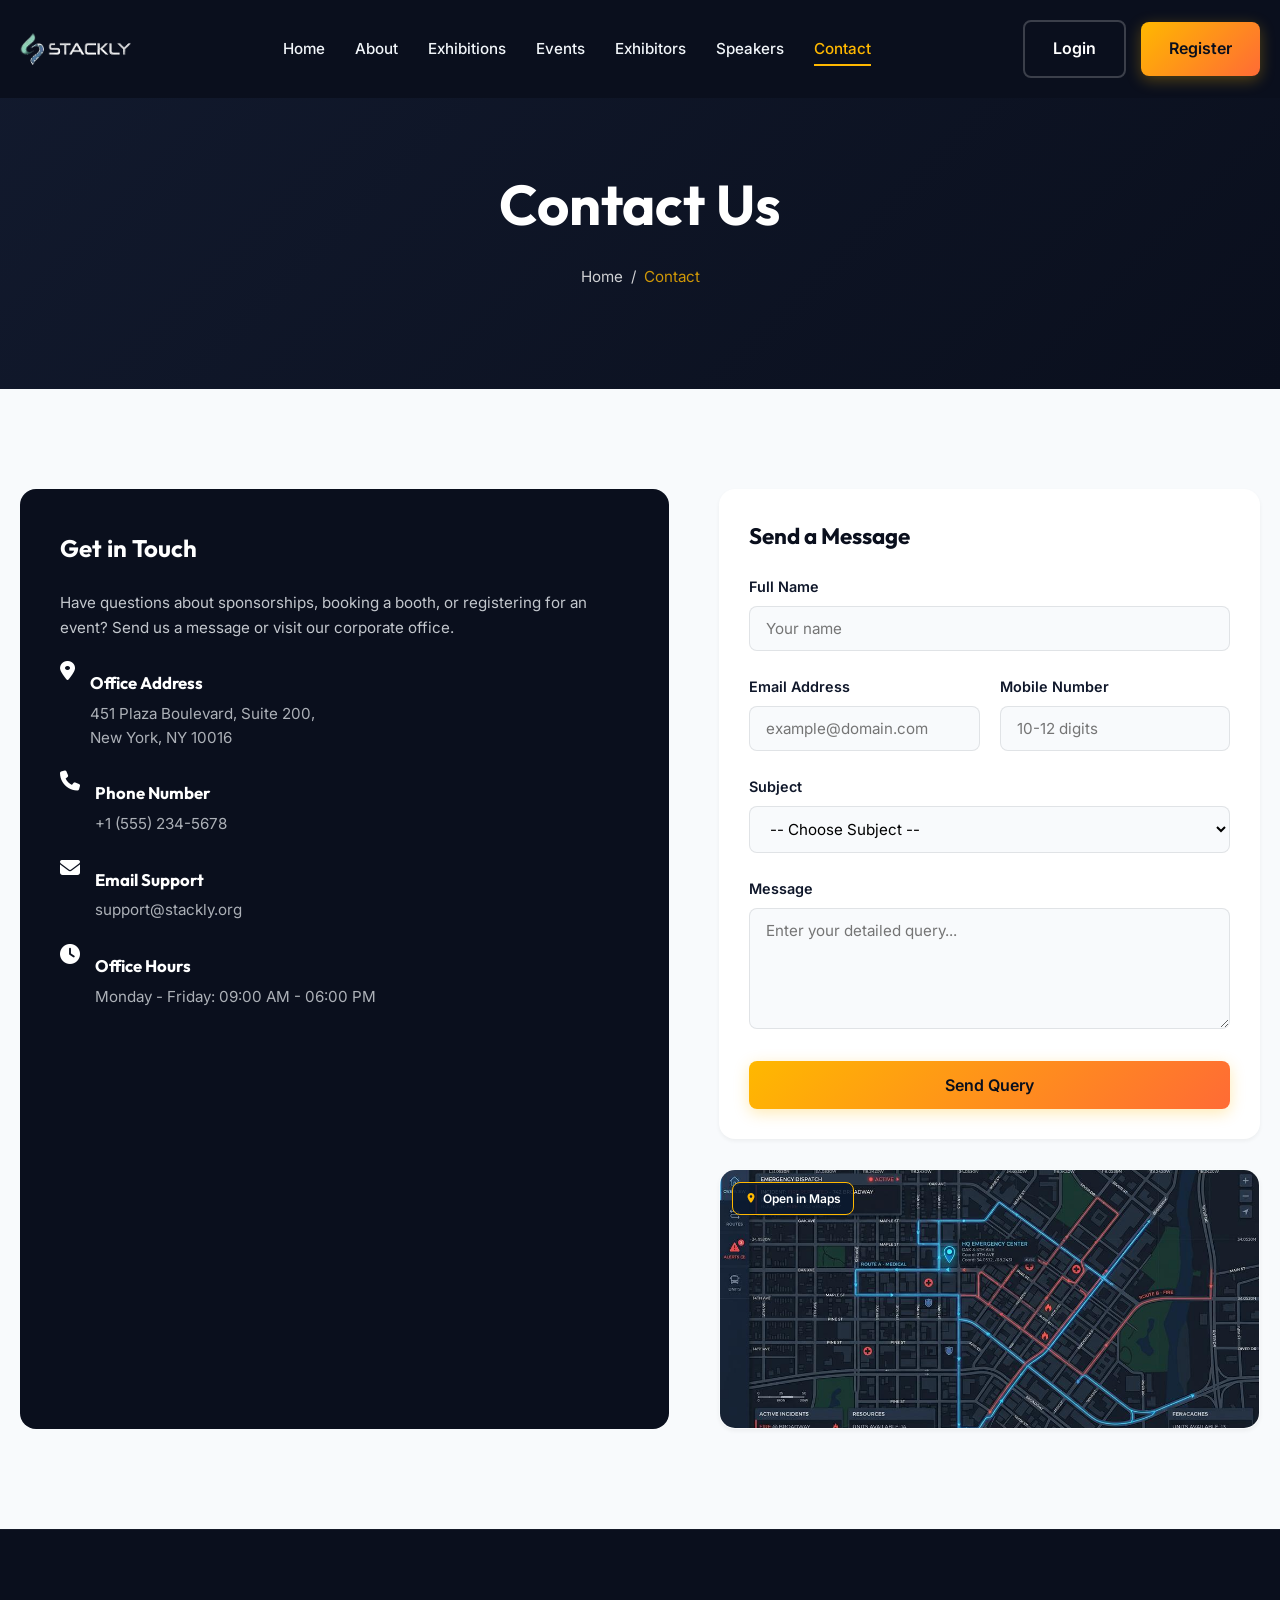
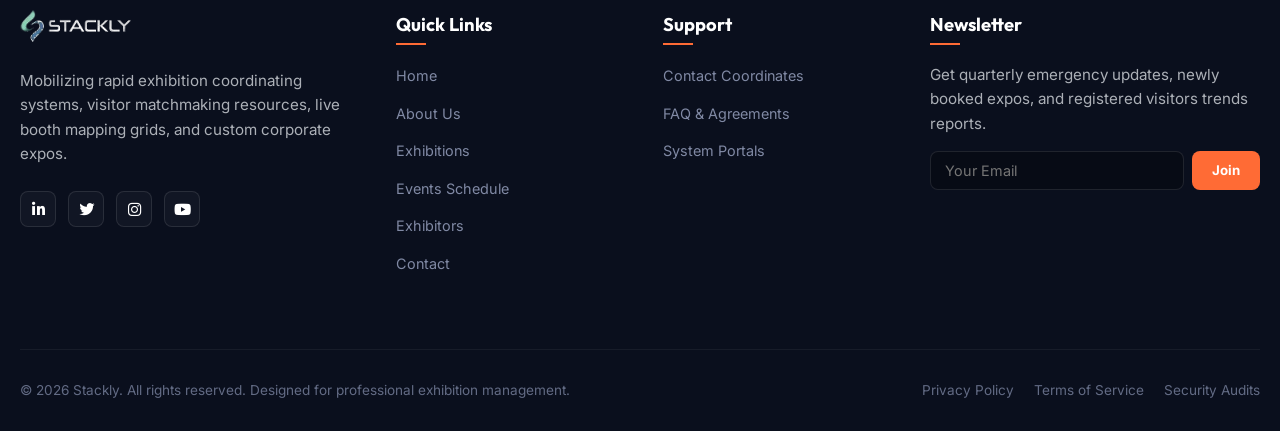
<file: contact.html>
<!DOCTYPE html>
<html lang="en">
<head>
  <meta charset="UTF-8">
  <meta name="viewport" content="width=device-width, initial-scale=1.0">
  <title>Contact Us - Stackly Exhibition Platform</title>
  <meta name="description" content="Get in touch with Stackly organizers for sponsorships, booking inquiries, or technical support.">
  <!-- Fonts & Styles -->
  <link rel="stylesheet" href="css/style.css?v=7.0">
  <link rel="stylesheet" href="https://cdnjs.cloudflare.com/ajax/libs/font-awesome/6.4.0/css/all.min.css">
</head>
<body class="dark-nav">

  <!-- Sticky Navbar -->
  <nav class="navbar">
    <div class="container">
      <a href="index.html" class="logo-container">
        <img src="assets/images/logo.webp" alt="Stackly Logo" style="height: 32px; display: block;">
      </a>
            <ul class="nav-links">
        <!-- Mobile Drawer Header -->
        <li class="drawer-header">
          <img src="assets/images/logo.webp" alt="Stackly Logo">
          <button type="button" class="drawer-close" aria-label="Close Menu">
            <i class="fa-solid fa-xmark fa-xl"></i>
          </button>
        </li>
        <!-- Mobile Search -->
        <li class="drawer-search">
          <input type="text" placeholder="Search resources..." onkeyup="if(event.key === 'Enter') { window.location.href='exhibitions.html?q=' + this.value; }">
        </li>
        <li><a href="index.html">Home</a></li>
        <li><a href="about.html">About</a></li>
        <li><a href="exhibitions.html">Exhibitions</a></li>
        <li><a href="events.html">Events</a></li>
        <li><a href="exhibitors.html">Exhibitors</a></li>
        <li><a href="speakers.html">Speakers</a></li>
        <li><a href="contact.html" class="active">Contact</a></li>
                <li class="nav-actions-mobile">
          <a href="login.html" class="btn btn-outline">Login</a>
          <a href="registration.html" class="btn btn-primary">Register</a>
        </li>
        <!-- Mobile Contact Info -->
        <li class="drawer-contact-info">
          <h5>Contact Info</h5>
          <p><i class="fa-solid fa-phone"></i> +1 (555) 234-5678</p>
          <p><i class="fa-solid fa-envelope"></i> support@stackly.org</p>
          <p><i class="fa-solid fa-location-dot"></i> 451 Plaza Blvd, Suite 200, NY 10016</p>
        </li>
      </ul>
      <div class="nav-actions">
        <a href="login.html" class="btn btn-outline">Login</a>
        <a href="registration.html" class="btn btn-primary">Register</a>
      </div>
      <button class="hamburger" aria-label="Toggle menu">
        <span></span>
        <span></span>
        <span></span>
      </button>
    </div>
  </nav>

  <!-- Interior Banner -->
  <header class="interior-banner">
    <div class="container">
      <h1>Contact Us</h1>
      <div class="breadcrumbs">
        <a href="index.html">Home</a> / <span>Contact</span>
      </div>
    </div>
  </header>

  <!-- Contact Grid Area -->
  <section class="bg-light">
    <div class="container contact-grid">
      
      <!-- Contact Info Card (Dark style) -->
      <div class="contact-info-card">
        <div>
          <h2>Get in Touch</h2>
          <p style="color:var(--text-light); opacity:0.8; font-size:0.95rem; margin-bottom:30px;">Have questions about sponsorships, booking a booth, or registering for an event? Send us a message or visit our corporate office.</p>
          
          <ul class="contact-details-list">
            <li>
              <i class="fa-solid fa-location-dot fa-lg"></i>
              <div>
                <h4>Office Address</h4>
                <p>451 Plaza Boulevard, Suite 200,<br>New York, NY 10016</p>
              </div>
            </li>
            <li>
              <i class="fa-solid fa-phone fa-lg"></i>
              <div>
                <h4>Phone Number</h4>
                <p>+1 (555) 234-5678</p>
              </div>
            </li>
            <li>
              <i class="fa-solid fa-envelope fa-lg"></i>
              <div>
                <h4>Email Support</h4>
                <p>support@stackly.org</p>
              </div>
            </li>
            <li>
              <i class="fa-solid fa-clock fa-lg"></i>
              <div>
                <h4>Office Hours</h4>
                <p>Monday - Friday: 09:00 AM - 06:00 PM</p>
              </div>
            </li>
          </ul>
          

        </div>

      </div>

      <!-- Contact Form & Map -->
      <div>
        <div class="form-card" style="margin: 0; max-width: 100%; padding:30px;">
          <h3 style="font-size:1.4rem; margin-bottom:20px;">Send a Message</h3>
          
          <form id="contact-form" novalidate>
            <div class="form-group">
              <label for="contact-name">Full Name</label>
              <input type="text" id="contact-name" name="contact_name" class="form-control" placeholder="Your name" required>
              <span class="form-error">Please enter letters and spaces only.</span>
            </div>

            <div class="form-row">
              <div class="form-group">
                <label for="contact-email">Email Address</label>
                <input type="email" id="contact-email" name="contact_email" class="form-control" placeholder="example@domain.com" required>
                <span class="form-error">Please enter a valid email address.</span>
              </div>
              <div class="form-group">
                <label for="contact-phone">Mobile Number</label>
                <input type="tel" id="contact-phone" name="contact_phone" class="form-control" placeholder="10-12 digits" required>
                <span class="form-error">Numbers only. Must be 10-12 digits.</span>
              </div>
            </div>

            <div class="form-group">
              <label for="contact-subject">Subject</label>
              <select id="contact-subject" name="contact_subject" class="form-control" required>
                <option value="">-- Choose Subject --</option>
                <option value="booth">Booth Space Inquiry</option>
                <option value="sponsorship">Sponsorship Packages</option>
                <option value="speaker">Speaker Proposals</option>
                <option value="ticketing">Visitor Ticketing Support</option>
              </select>
              <span class="form-error">Please select a subject.</span>
            </div>

            <div class="form-group">
              <label for="contact-message">Message</label>
              <textarea id="contact-message" name="contact_message" class="form-control" rows="5" placeholder="Enter your detailed query..." required></textarea>
              <span class="form-error">Message cannot be empty.</span>
            </div>

            <button type="submit" class="btn btn-primary" style="width:100%;">Send Query</button>
          </form>
        </div>

        <!-- Google Maps Iframe -->
                <!-- Embedded Map Container matching Reference Design -->
        <div class="map-container" style="position: relative; border-radius: var(--border-radius-md); overflow: hidden; border: 1px solid rgba(255,255,255,0.1); box-shadow: var(--shadow-sm); aspect-ratio: 16/9; width: 100%; height: 260px; margin-top: 30px;">
          <img src="assets/images/dark_map_mockup.jpg" alt="HQ Location Map" style="width: 100%; height: 100%; object-fit: cover;">
          <a href="404.html" style="position: absolute; top: 12px; left: 12px; background-color: rgba(10, 25, 47, 0.85); border: 1px solid var(--accent-gold); border-radius: var(--border-radius-sm); padding: 6px 12px; font-size: 0.75rem; color: white; display: flex; align-items: center; gap: 6px; font-weight: 600; text-decoration: none; transition: var(--transition-fast);">
            <svg viewBox="0 0 24 24" style="width: 12px; height: 12px; fill: var(--accent-gold);"><path d="M12 2C8.13 2 5 5.13 5 9c0 5.25 7 13 7 13s7-7.75 7-13c0-3.87-3.13-7-7-7zm0 9.5c-1.38 0-2.5-1.12-2.5-2.5s1.12-2.5 2.5-2.5 2.5 1.12 2.5 2.5-1.12 2.5-2.5 2.5z"/></svg>
            <span>Open in Maps</span>
          </a>
        </div>
      </div>

    </div>
  </section>

  <!-- Footer -->
    <!-- Footer -->
  <footer class="footer">
    <div class="container">
      <div class="footer-grid">
        <div class="footer-col">
          <div class="footer-logo">
            <a href="index.html" style="display: inline-block;">
              <img src="assets/images/logo.webp" alt="Stackly Logo" style="height: 32px; display: block;">
            </a>
          </div>
          <p class="footer-desc">Mobilizing rapid exhibition coordinating systems, visitor matchmaking resources, live booth mapping grids, and custom corporate expos.</p>
          <div class="social-links">
            <a href="404.html" class="social-link"><i class="fa-brands fa-linkedin-in"></i></a>
            <a href="404.html" class="social-link"><i class="fa-brands fa-twitter"></i></a>
            <a href="404.html" class="social-link"><i class="fa-brands fa-instagram"></i></a>
            <a href="404.html" class="social-link"><i class="fa-brands fa-youtube"></i></a>
          </div>
        </div>
        <div class="footer-col">
          <h3>Quick Links</h3>
          <ul class="footer-links">
            <li><a href="index.html">Home</a></li>
            <li><a href="about.html">About Us</a></li>
            <li><a href="exhibitions.html">Exhibitions</a></li>
            <li><a href="events.html">Events Schedule</a></li>
            <li><a href="exhibitors.html">Exhibitors</a></li>
            <li><a href="contact.html">Contact</a></li>
          </ul>
        </div>
        <div class="footer-col">
          <h3>Support</h3>
          <ul class="footer-links">
            <li><a href="contact.html">Contact Coordinates</a></li>
            <li><a href="about.html#faq">FAQ & Agreements</a></li>
            <li><a href="admin-dashboard.html">System Portals</a></li>
          </ul>
        </div>
        <div class="footer-col">
          <h3>Newsletter</h3>
          <p class="footer-desc" style="margin-bottom: 15px;">Get quarterly emergency updates, newly booked expos, and registered visitors trends reports.</p>
          <form class="footer-newsletter-form" onsubmit="event.preventDefault(); alert('Subscribed!'); this.reset();">
            <input type="email" class="footer-newsletter-input" placeholder="Your Email" required>
            <button type="submit" class="footer-newsletter-btn">Join</button>
          </form>
        </div>
      </div>
      <div class="footer-bottom">
        <p>&copy; 2026 Stackly. All rights reserved. Designed for professional exhibition management.</p>
        <div class="footer-bottom-links">
          <a href="404.html">Privacy Policy</a>
          <a href="404.html">Terms of Service</a>
          <a href="about.html#faq">Security Audits</a>
        </div>
      </div>
    </div>
  </footer>

  <!-- Scripts -->
  <script src="js/script.js?v=7.0"></script>
</body>
</html>
</file>
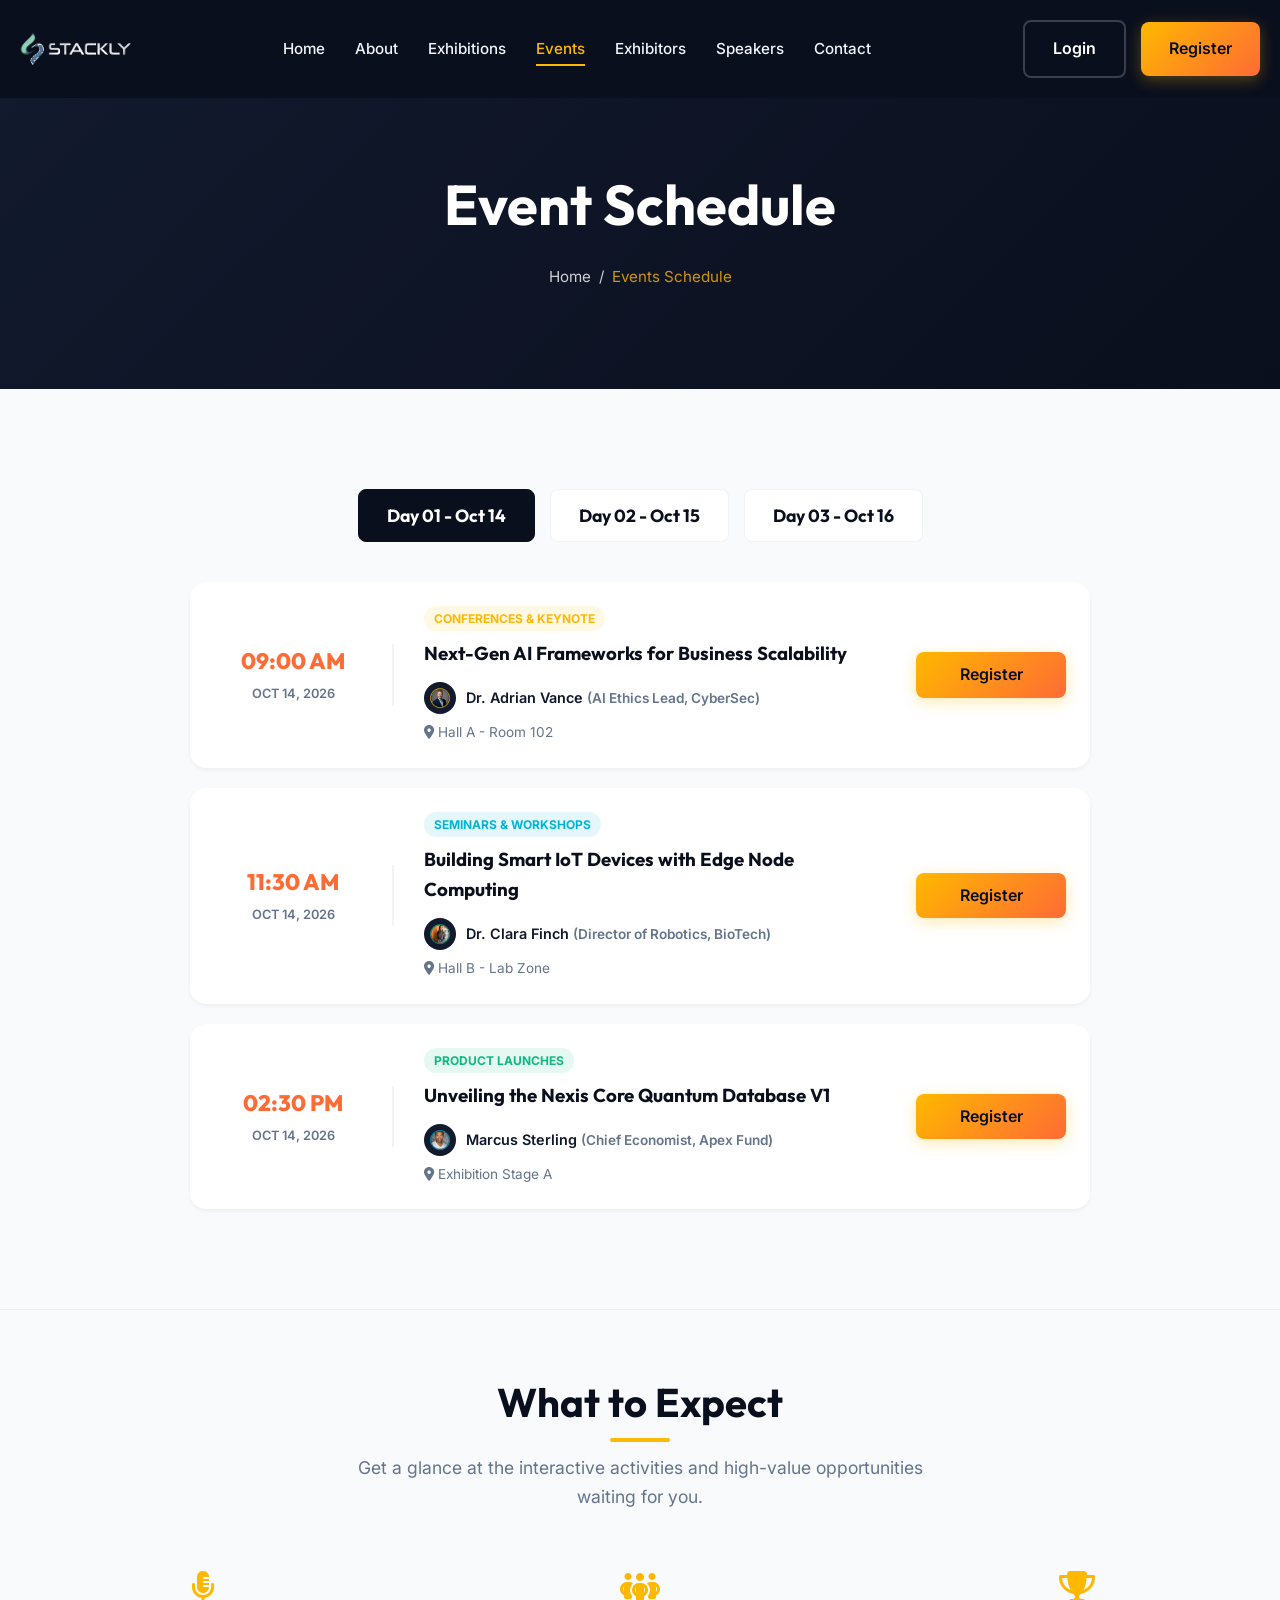
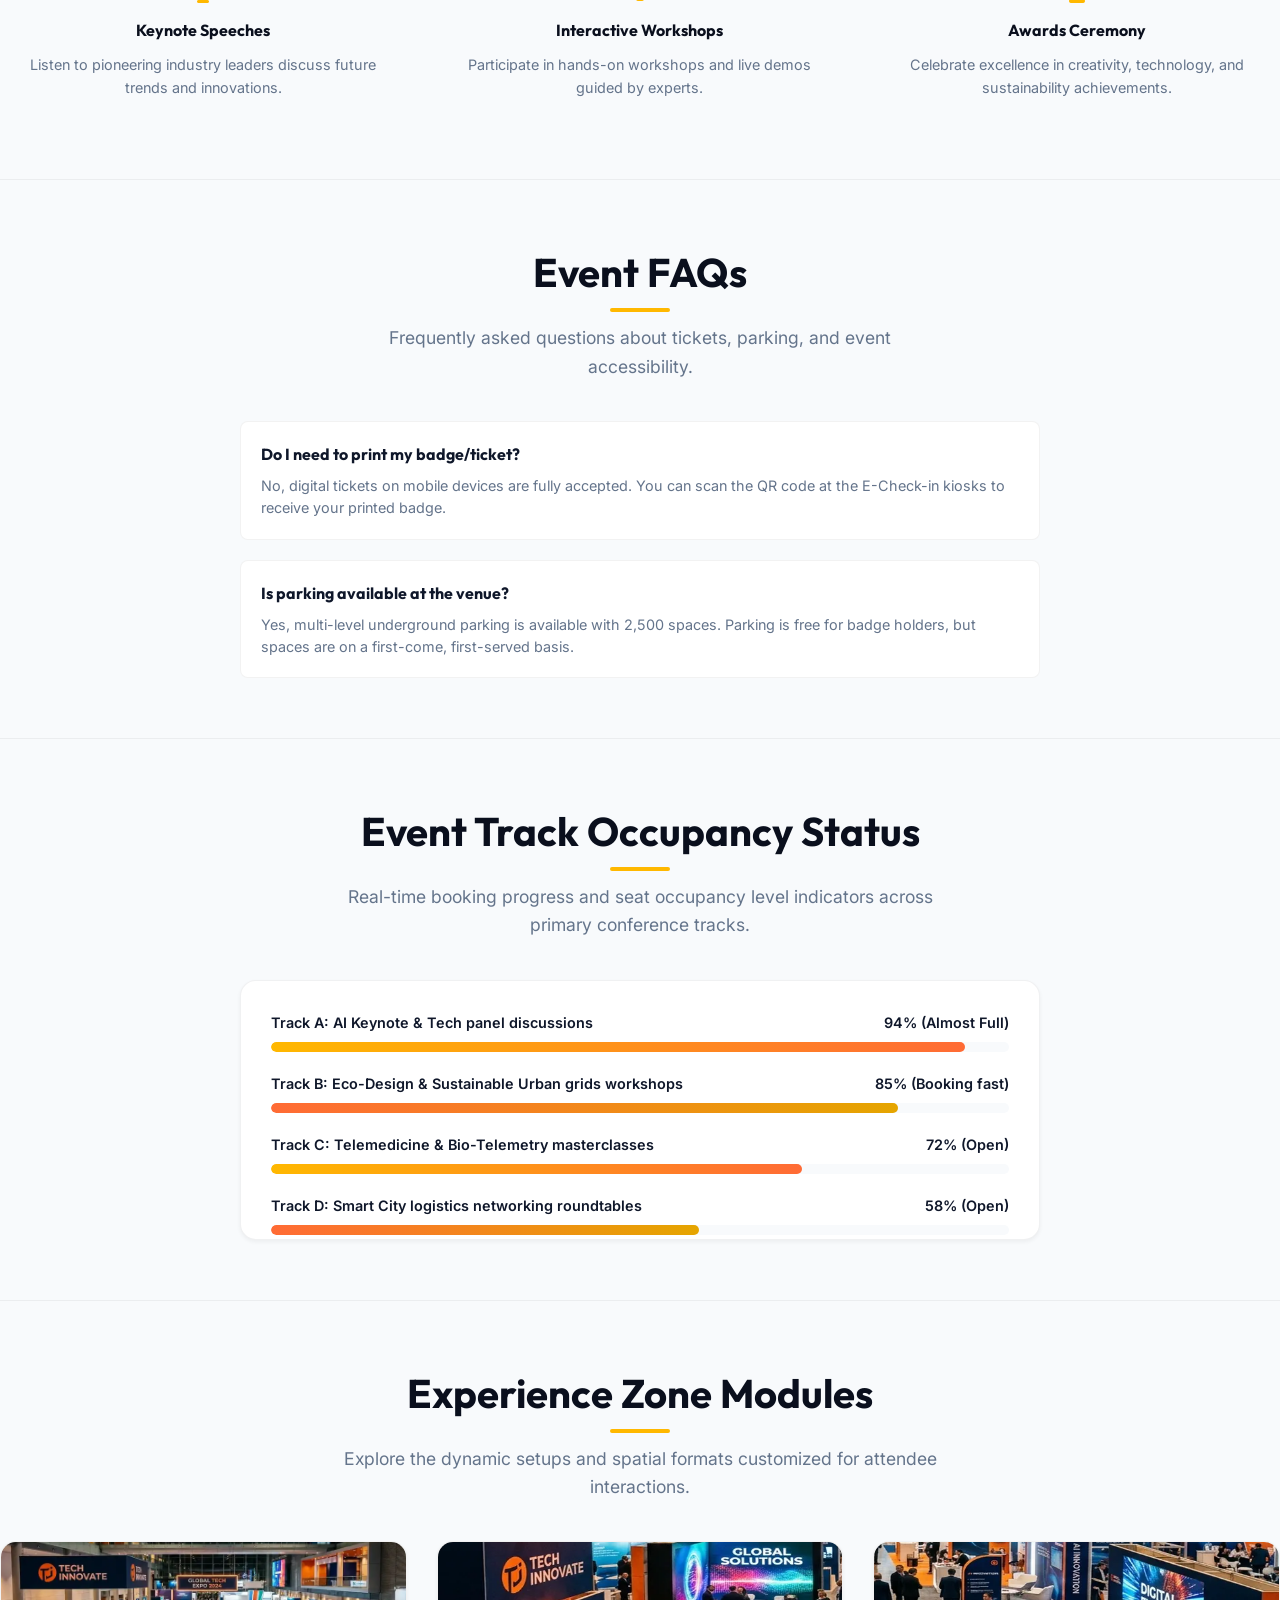
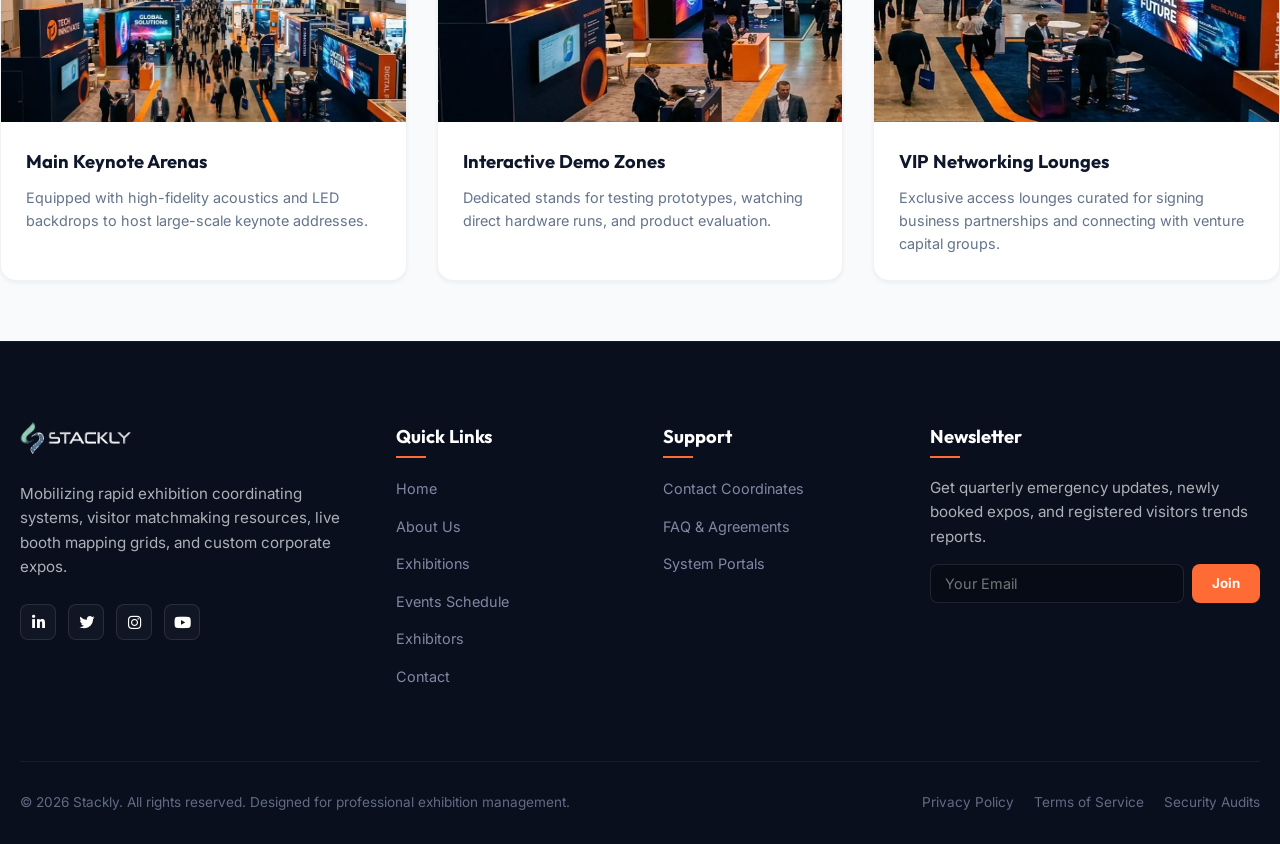
<file: events.html>
<!DOCTYPE html>
<html lang="en">
<head>
  <meta charset="UTF-8">
  <meta name="viewport" content="width=device-width, initial-scale=1.0">
  <title>Event Schedule - Stackly Exhibition Platform</title>
  <meta name="description" content="Explore keynotes, panel debates, and interactive tech workshops at Stackly events.">
  <!-- Fonts & Styles -->
  <link rel="stylesheet" href="css/style.css?v=7.0">
  <link rel="stylesheet" href="https://cdnjs.cloudflare.com/ajax/libs/font-awesome/6.4.0/css/all.min.css">
  <style>
    /* Day selector tabs */
    .schedule-tabs {
      display: flex;
      justify-content: center;
      gap: 15px;
      margin-bottom: 40px;
    }
    
    .schedule-tab-btn {
      padding: 14px 28px;
      border-radius: var(--border-radius-sm);
      background-color: var(--bg-card-light);
      border: 1px solid rgba(15, 23, 42, 0.05);
      color: var(--primary-dark);
      font-weight: 700;
      cursor: pointer;
      font-family: var(--font-heading);
      font-size: 1.1rem;
      transition: var(--transition-smooth);
    }
    
    .schedule-tab-btn.active,
    .schedule-tab-btn:hover {
      background-color: var(--primary-dark);
      color: var(--white);
      border-color: var(--primary-dark);
    }
    
    .event-schedule-list {
      display: flex;
      flex-direction: column;
      gap: 20px;
      max-width: 900px;
      margin: 0 auto;
    }
    
    .event-item-card {
      background-color: var(--bg-card-light);
      border-radius: var(--border-radius-md);
      box-shadow: var(--shadow-sm);
      border: 2px solid var(--accent-green) !important;
      display: grid;
      grid-template-columns: 180px 1fr 150px;
      align-items: center;
      padding: 24px;
      gap: 30px;
      transition: var(--transition-smooth);
      outline: none !important;
    }
    
    .event-item-card:hover {
      transform: translateY(-4px);
      box-shadow: 0 10px 25px rgba(16, 185, 129, 0.25);
      border-color: var(--accent-gold) !important;
    }
    
    .event-time-badge {
      text-align: center;
      border-right: 2px solid rgba(15, 23, 42, 0.05);
      padding-right: 20px;
    }
    
    .event-time-badge h4 {
      font-size: 1.4rem;
      color: var(--accent-orange);
      font-weight: 800;
    }
    
    .event-time-badge span {
      font-size: 0.8rem;
      color: var(--text-muted);
      text-transform: uppercase;
      font-weight: 600;
    }
    
    .event-item-details {
      display: flex;
      flex-direction: column;
      gap: 8px;
    }
    
    .event-type-tag {
      align-self: flex-start;
      font-size: 0.75rem;
      text-transform: uppercase;
      font-weight: 700;
      padding: 3px 10px;
      border-radius: 12px;
    }
    
    .tag-keynote { background-color: rgba(255, 184, 0, 0.1); color: var(--accent-gold); }
    .tag-panel { background-color: rgba(255, 107, 53, 0.1); color: var(--accent-orange); }
    .tag-workshop { background-color: rgba(0, 180, 216, 0.1); color: #00b4d8; }
    .tag-launch { background-color: rgba(16, 185, 129, 0.1); color: var(--status-available); }
    
    .event-speaker-meta {
      display: flex;
      align-items: center;
      gap: 10px;
      margin-top: 5px;
    }
    
    .event-speaker-avatar {
      width: 32px;
      height: 32px;
      border-radius: 50%;
      object-fit: cover;
    }
    
    .event-speaker-meta span {
      font-size: 0.9rem;
      font-weight: 600;
      color: var(--text-dark);
    }
    
    .event-speaker-meta small {
      font-size: 0.85rem;
      color: var(--text-muted);
    }
    
    @media (max-width: 768px) {
      .event-item-card {
        grid-template-columns: 1fr;
        gap: 15px;
        text-align: center;
      }
      
      .event-time-badge {
        border-right: none;
        border-bottom: 2px solid rgba(15, 23, 42, 0.05);
        padding-right: 0;
        padding-bottom: 15px;
      }
      
      .event-type-tag {
        align-self: center;
      }
      
      .event-speaker-meta {
        justify-content: center;
      }
    }
  </style>
</head>
<body class="dark-nav">

  <!-- Sticky Navbar -->
  <nav class="navbar">
    <div class="container">
      <a href="index.html" class="logo-container">
        <img src="assets/images/logo.webp" alt="Stackly Logo" style="height: 32px; display: block;">
      </a>
            <ul class="nav-links">
        <!-- Mobile Drawer Header -->
        <li class="drawer-header">
          <img src="assets/images/logo.webp" alt="Stackly Logo">
          <button type="button" class="drawer-close" aria-label="Close Menu">
            <i class="fa-solid fa-xmark fa-xl"></i>
          </button>
        </li>
        <!-- Mobile Search -->
        <li class="drawer-search">
          <input type="text" placeholder="Search resources..." onkeyup="if(event.key === 'Enter') { window.location.href='exhibitions.html?q=' + this.value; }">
        </li>
        <li><a href="index.html">Home</a></li>
        <li><a href="about.html">About</a></li>
        <li><a href="exhibitions.html">Exhibitions</a></li>
        <li><a href="events.html" class="active">Events</a></li>
        <li><a href="exhibitors.html">Exhibitors</a></li>
        <li><a href="speakers.html">Speakers</a></li>
        <li><a href="contact.html">Contact</a></li>
                <li class="nav-actions-mobile">
          <a href="login.html" class="btn btn-outline">Login</a>
          <a href="registration.html" class="btn btn-primary">Register</a>
        </li>
        <!-- Mobile Contact Info -->
        <li class="drawer-contact-info">
          <h5>Contact Info</h5>
          <p><i class="fa-solid fa-phone"></i> +1 (555) 234-5678</p>
          <p><i class="fa-solid fa-envelope"></i> support@stackly.org</p>
          <p><i class="fa-solid fa-location-dot"></i> 451 Plaza Blvd, Suite 200, NY 10016</p>
        </li>
      </ul>
      <div class="nav-actions">
        <a href="login.html" class="btn btn-outline">Login</a>
        <a href="registration.html" class="btn btn-primary">Register</a>
      </div>
      <button class="hamburger" aria-label="Toggle menu">
        <span></span>
        <span></span>
        <span></span>
      </button>
    </div>
  </nav>

  <!-- Interior Banner -->
  <header class="interior-banner">
    <div class="container">
      <h1>Event Schedule</h1>
      <div class="breadcrumbs">
        <a href="index.html">Home</a> / <span>Events Schedule</span>
      </div>
    </div>
  </header>

  <!-- Schedule Panel -->
  <section class="bg-light">
    <div class="container">
      
      <!-- Day Tabs Selector -->
      <div class="schedule-tabs">
        <button class="schedule-tab-btn active" data-day="day1">Day 01 - Oct 14</button>
        <button class="schedule-tab-btn" data-day="day2">Day 02 - Oct 15</button>
        <button class="schedule-tab-btn" data-day="day3">Day 03 - Oct 16</button>
      </div>

      <!-- Schedule Panels -->
      <!-- Day 1 Panel -->
      <div id="day1" class="schedule-day-panel event-schedule-list">
        <!-- Event 1 -->
        <div class="event-item-card">
          <div class="event-time-badge">
            <h4>09:00 AM</h4>
            <span>Oct 14, 2026</span>
          </div>
          <div class="event-item-details">
            <span class="event-type-tag tag-keynote">Conferences & Keynote</span>
            <h3>Next-Gen AI Frameworks for Business Scalability</h3>
            <div class="event-speaker-meta">
              <img src="assets/images/speaker1.webp" alt="Dr. Adrian Vance" class="event-speaker-avatar">
              <span>Dr. Adrian Vance <small>(AI Ethics Lead, CyberSec)</small></span>
            </div>
            <p style="font-size:0.85rem; color:var(--text-muted);"><i class="fa-solid fa-location-dot"></i> Hall A - Room 102</p>
          </div>
          <div>
            <a href="404.html" class="btn btn-primary" style="width:100%; padding:10px 15px;">Register</a>
          </div>
        </div>

        <!-- Event 2 -->
        <div class="event-item-card">
          <div class="event-time-badge">
            <h4>11:30 AM</h4>
            <span>Oct 14, 2026</span>
          </div>
          <div class="event-item-details">
            <span class="event-type-tag tag-workshop">Seminars & Workshops</span>
            <h3>Building Smart IoT Devices with Edge Node Computing</h3>
            <div class="event-speaker-meta">
              <img src="assets/images/speaker4.webp" alt="Dr. Clara Finch" class="event-speaker-avatar">
              <span>Dr. Clara Finch <small>(Director of Robotics, BioTech)</small></span>
            </div>
            <p style="font-size:0.85rem; color:var(--text-muted);"><i class="fa-solid fa-location-dot"></i> Hall B - Lab Zone</p>
          </div>
          <div>
            <a href="404.html" class="btn btn-primary" style="width:100%; padding:10px 15px;">Register</a>
          </div>
        </div>

        <!-- Event 3 -->
        <div class="event-item-card">
          <div class="event-time-badge">
            <h4>02:30 PM</h4>
            <span>Oct 14, 2026</span>
          </div>
          <div class="event-item-details">
            <span class="event-type-tag tag-launch">Product Launches</span>
            <h3>Unveiling the Nexis Core Quantum Database V1</h3>
            <div class="event-speaker-meta">
              <img src="assets/images/speaker3.webp" alt="Marcus Sterling" class="event-speaker-avatar">
              <span>Marcus Sterling <small>(Chief Economist, Apex Fund)</small></span>
            </div>
            <p style="font-size:0.85rem; color:var(--text-muted);"><i class="fa-solid fa-location-dot"></i> Exhibition Stage A</p>
          </div>
          <div>
            <a href="404.html" class="btn btn-primary" style="width:100%; padding:10px 15px;">Register</a>
          </div>
        </div>
      </div>

      <!-- Day 2 Panel (Hidden initially) -->
      <div id="day2" class="schedule-day-panel event-schedule-list" style="display:none;">
        <!-- Event 4 -->
        <div class="event-item-card">
          <div class="event-time-badge">
            <h4>10:00 AM</h4>
            <span>Oct 15, 2026</span>
          </div>
          <div class="event-item-details">
            <span class="event-type-tag tag-panel">Panel Discussions</span>
            <h3>EV Solid-State Batteries: Future or Hype?</h3>
            <div class="event-speaker-meta">
              <img src="assets/images/speaker2.webp" alt="Elena Rostova" class="event-speaker-avatar">
              <span>Elena Rostova <small>(VP of Product, EV Motors)</small></span>
            </div>
            <p style="font-size:0.85rem; color:var(--text-muted);"><i class="fa-solid fa-location-dot"></i> Hall C - Conference Room</p>
          </div>
          <div>
            <a href="404.html" class="btn btn-primary" style="width:100%; padding:10px 15px;">Register</a>
          </div>
        </div>

        <!-- Event 5 -->
        <div class="event-item-card">
          <div class="event-time-badge">
            <h4>01:30 PM</h4>
            <span>Oct 15, 2026</span>
          </div>
          <div class="event-item-details">
            <span class="event-type-tag tag-workshop">Seminars & Workshops</span>
            <h3>Automating Surgery: Robotics in Modern Medical Theatres</h3>
            <div class="event-speaker-meta">
              <img src="assets/images/speaker4.webp" alt="Dr. Clara Finch" class="event-speaker-avatar">
              <span>Dr. Clara Finch <small>(Director of Robotics, BioTech)</small></span>
            </div>
            <p style="font-size:0.85rem; color:var(--text-muted);"><i class="fa-solid fa-location-dot"></i> Hall B - Lab Zone</p>
          </div>
          <div>
            <a href="404.html" class="btn btn-primary" style="width:100%; padding:10px 15px;">Register</a>
          </div>
        </div>
      </div>

      <!-- Day 3 Panel (Hidden initially) -->
      <div id="day3" class="schedule-day-panel event-schedule-list" style="display:none;">
        <!-- Event 6 -->
        <div class="event-item-card">
          <div class="event-time-badge">
            <h4>11:00 AM</h4>
            <span>Oct 16, 2026</span>
          </div>
          <div class="event-item-details">
            <span class="event-type-tag tag-panel">Panel Discussions</span>
            <h3>Venture Funding Shifts in a High-Rate Market</h3>
            <div class="event-speaker-meta">
              <img src="assets/images/speaker3.webp" alt="Marcus Sterling" class="event-speaker-avatar">
              <span>Marcus Sterling <small>(Chief Economist, Apex Fund)</small></span>
            </div>
            <p style="font-size:0.85rem; color:var(--text-muted);"><i class="fa-solid fa-location-dot"></i> Hall A - Keynote Auditorium</p>
          </div>
          <div>
            <a href="404.html" class="btn btn-primary" style="width:100%; padding:10px 15px;">Register</a>
          </div>
        </div>

        <!-- Event 7 -->
        <div class="event-item-card">
          <div class="event-time-badge">
            <h4>04:00 PM</h4>
            <span>Oct 16, 2026</span>
          </div>
          <div class="event-item-details">
            <span class="event-type-tag tag-keynote">Networking Events</span>
            <h3>Closing Cocktail Dinner & Corporate Matchmaking</h3>
            <div class="event-speaker-meta">
              <img src="assets/images/speaker1.webp" alt="Dr. Adrian Vance" class="event-speaker-avatar">
              <span>All Speakers & Organizers</span>
            </div>
            <p style="font-size:0.85rem; color:var(--text-muted);"><i class="fa-solid fa-location-dot"></i> Central Hall - Roof Terrace</p>
          </div>
          <div>
            <a href="404.html" class="btn btn-primary" style="width:100%; padding:10px 15px;">Register</a>
          </div>
        </div>

        <!-- Event 8 -->
        <div class="event-item-card">
          <div class="event-time-badge">
            <h4>02:30 PM</h4>
            <span>Oct 15, 2026</span>
          </div>
          <div class="event-item-details">
            <span class="event-type-tag tag-panel">Panel Discussion</span>
            <h3>The Future of Sustainable Logistics in Modern Cities</h3>
            <div class="event-speaker-meta">
              <img src="assets/images/speaker3.webp" alt="Sarah Jenkins" class="event-speaker-avatar">
              <span>Sarah Jenkins <small>(Head of Logistics, EcoFlow)</small></span>
            </div>
            <p style="font-size:0.85rem; color:var(--text-muted);"><i class="fa-solid fa-location-dot"></i> Hall C - Stage 2</p>
          </div>
          <div>
            <a href="404.html" class="btn btn-primary" style="width:100%; padding:10px 15px;">Register</a>
          </div>
        </div>

        <!-- Event 9 -->
        <div class="event-item-card">
          <div class="event-time-badge">
            <h4>04:00 PM</h4>
            <span>Oct 15, 2026</span>
          </div>
          <div class="event-item-details">
            <span class="event-type-tag tag-launch">Product Launch</span>
            <h3>AeroDynamics Smart Cargo Drone Series-X Unveiling</h3>
            <div class="event-speaker-meta">
              <img src="assets/images/speaker4.webp" alt="Markus Chen" class="event-speaker-avatar">
              <span>Markus Chen <small>(VP of Engineering, AeroDynamics)</small></span>
            </div>
            <p style="font-size:0.85rem; color:var(--text-muted);"><i class="fa-solid fa-location-dot"></i> Outdoor Arena - Main Stage</p>
          </div>
          <div>
            <a href="404.html" class="btn btn-primary" style="width:100%; padding:10px 15px;">Register</a>
          </div>
        </div>
      </div>

    </div>
  </section>

  <!-- Footer -->
    <!-- Footer -->
  
  <!-- Section: Event Highlights -->
  <section class="bg-white" style="padding: 60px 0; border-top: 1px solid rgba(0,0,0,0.05);">
    <div class="container">
      <div class="section-header text-center" style="margin-bottom: 40px;">
        <h2>What to Expect</h2>
        <p style="max-width: 600px; margin: 0 auto; color: var(--text-muted);">Get a glance at the interactive activities and high-value opportunities waiting for you.</p>
      </div>
      <div class="grid-3">
        <div style="text-align: center; padding: 20px;">
          <i class="fa-solid fa-microphone-lines fa-2x" style="color: var(--accent-gold); margin-bottom: 15px;"></i>
          <h4 style="margin-bottom: 10px;">Keynote Speeches</h4>
          <p style="font-size: 0.9rem; color: var(--text-muted);">Listen to pioneering industry leaders discuss future trends and innovations.</p>
        </div>
        <div style="text-align: center; padding: 20px;">
          <i class="fa-solid fa-people-group fa-2x" style="color: var(--accent-gold); margin-bottom: 15px;"></i>
          <h4 style="margin-bottom: 10px;">Interactive Workshops</h4>
          <p style="font-size: 0.9rem; color: var(--text-muted);">Participate in hands-on workshops and live demos guided by experts.</p>
        </div>
        <div style="text-align: center; padding: 20px;">
          <i class="fa-solid fa-trophy fa-2x" style="color: var(--accent-gold); margin-bottom: 15px;"></i>
          <h4 style="margin-bottom: 10px;">Awards Ceremony</h4>
          <p style="font-size: 0.9rem; color: var(--text-muted);">Celebrate excellence in creativity, technology, and sustainability achievements.</p>
        </div>
      </div>
    </div>
  </section>

  <!-- Section: Visitor FAQs -->
  <section class="bg-light" style="padding: 60px 0; border-top: 1px solid rgba(0,0,0,0.05);">
    <div class="container">
      <div class="section-header text-center" style="margin-bottom: 40px;">
        <h2>Event FAQs</h2>
        <p style="max-width: 600px; margin: 0 auto; color: var(--text-muted);">Frequently asked questions about tickets, parking, and event accessibility.</p>
      </div>
      <div style="max-width: 800px; margin: 0 auto; display: flex; flex-direction: column; gap: 20px;">
        <div style="background: var(--white); padding: 20px; border-radius: var(--border-radius-sm); border: 1px solid rgba(0,0,0,0.05);">
          <h4 style="margin-bottom: 8px; color: var(--color-primary);">Do I need to print my badge/ticket?</h4>
          <p style="font-size: 0.9rem; color: var(--text-muted); line-height: 1.5;">No, digital tickets on mobile devices are fully accepted. You can scan the QR code at the E-Check-in kiosks to receive your printed badge.</p>
        </div>
        <div style="background: var(--white); padding: 20px; border-radius: var(--border-radius-sm); border: 1px solid rgba(0,0,0,0.05);">
          <h4 style="margin-bottom: 8px; color: var(--color-primary);">Is parking available at the venue?</h4>
          <p style="font-size: 0.9rem; color: var(--text-muted); line-height: 1.5;">Yes, multi-level underground parking is available with 2,500 spaces. Parking is free for badge holders, but spaces are on a first-come, first-served basis.</p>
        </div>
      </div>
    </div>
  </section>

  
  <!-- Section: Booking Capacity Progress -->
  <section class="bg-white" style="padding: 60px 0; border-top: 1px solid rgba(0,0,0,0.05);">
    <div class="container">
      <div class="section-header text-center" style="margin-bottom: 40px;">
        <h2>Event Track Occupancy Status</h2>
        <p style="max-width: 600px; margin: 0 auto; color: var(--text-muted);">Real-time booking progress and seat occupancy level indicators across primary conference tracks.</p>
      </div>
      
      <div style="max-width: 800px; margin: 0 auto;" class="chart-container">
        <div class="progress-bar-group">
          <div class="progress-bar-label">
            <span>Track A: AI Keynote & Tech panel discussions</span>
            <span>94% (Almost Full)</span>
          </div>
          <div class="progress-bar-track">
            <div class="progress-bar-fill" data-width="94%"></div>
          </div>
        </div>
        
        <div class="progress-bar-group">
          <div class="progress-bar-label">
            <span>Track B: Eco-Design & Sustainable Urban grids workshops</span>
            <span>85% (Booking fast)</span>
          </div>
          <div class="progress-bar-track">
            <div class="progress-bar-fill" data-width="85%" style="background: linear-gradient(90deg, var(--accent-orange), var(--accent-gold-hover));"></div>
          </div>
        </div>
        
        <div class="progress-bar-group">
          <div class="progress-bar-label">
            <span>Track C: Telemedicine & Bio-Telemetry masterclasses</span>
            <span>72% (Open)</span>
          </div>
          <div class="progress-bar-track">
            <div class="progress-bar-fill" data-width="72%"></div>
          </div>
        </div>
        
        <div class="progress-bar-group">
          <div class="progress-bar-label">
            <span>Track D: Smart City logistics networking roundtables</span>
            <span>58% (Open)</span>
          </div>
          <div class="progress-bar-track">
            <div class="progress-bar-fill" data-width="58%" style="background: linear-gradient(90deg, var(--accent-orange), var(--accent-gold-hover));"></div>
          </div>
        </div>
      </div>
    </div>
  </section>

  
  <!-- Section: Experience Zone Modules -->
  <section class="bg-light" style="padding: 60px 0; border-top: 1px solid rgba(0,0,0,0.05);">
    <div class="container">
      <div class="section-header text-center" style="margin-bottom: 40px;">
        <h2>Experience Zone Modules</h2>
        <p style="max-width: 600px; margin: 0 auto; color: var(--text-muted);">Explore the dynamic setups and spatial formats customized for attendee interactions.</p>
      </div>
      <div class="grid-3">
        <div class="card module-card" style="background: var(--white); border-radius: var(--border-radius-md); overflow: hidden; border: 1px solid rgba(0,0,0,0.05); box-shadow: var(--shadow-sm); transition: var(--transition-smooth);">
          <img src="assets/images/hero.webp" alt="Main Keynote Arenas" style="width: 100%; height: 180px; object-fit: cover;">
          <div style="padding: 25px;">
            <h4 style="font-size: 1.15rem; margin-bottom: 10px; color: var(--text-dark);">Main Keynote Arenas</h4>
            <p style="font-size: 0.9rem; color: var(--text-muted); line-height: 1.6;">Equipped with high-fidelity acoustics and LED backdrops to host large-scale keynote addresses.</p>
          </div>
        </div>
        <div class="card module-card" style="background: var(--white); border-radius: var(--border-radius-md); overflow: hidden; border: 1px solid rgba(0,0,0,0.05); box-shadow: var(--shadow-sm); transition: var(--transition-smooth);">
          <img src="assets/images/tech_expo.webp" alt="Interactive Demo Zones" style="width: 100%; height: 180px; object-fit: cover;">
          <div style="padding: 25px;">
            <h4 style="font-size: 1.15rem; margin-bottom: 10px; color: var(--text-dark);">Interactive Demo Zones</h4>
            <p style="font-size: 0.9rem; color: var(--text-muted); line-height: 1.6;">Dedicated stands for testing prototypes, watching direct hardware runs, and product evaluation.</p>
          </div>
        </div>
        <div class="card module-card" style="background: var(--white); border-radius: var(--border-radius-md); overflow: hidden; border: 1px solid rgba(0,0,0,0.05); box-shadow: var(--shadow-sm); transition: var(--transition-smooth);">
          <img src="assets/images/business_expo.webp" alt="VIP Networking Lounges" style="width: 100%; height: 180px; object-fit: cover;">
          <div style="padding: 25px;">
            <h4 style="font-size: 1.15rem; margin-bottom: 10px; color: var(--text-dark);">VIP Networking Lounges</h4>
            <p style="font-size: 0.9rem; color: var(--text-muted); line-height: 1.6;">Exclusive access lounges curated for signing business partnerships and connecting with venture capital groups.</p>
          </div>
        </div>
      </div>
    </div>
  </section>

  <footer class="footer">
    <div class="container">
      <div class="footer-grid">
        <div class="footer-col">
          <div class="footer-logo">
            <a href="index.html" style="display: inline-block;">
              <img src="assets/images/logo.webp" alt="Stackly Logo" style="height: 32px; display: block;">
            </a>
          </div>
          <p class="footer-desc">Mobilizing rapid exhibition coordinating systems, visitor matchmaking resources, live booth mapping grids, and custom corporate expos.</p>
          <div class="social-links">
            <a href="404.html" class="social-link"><i class="fa-brands fa-linkedin-in"></i></a>
            <a href="404.html" class="social-link"><i class="fa-brands fa-twitter"></i></a>
            <a href="404.html" class="social-link"><i class="fa-brands fa-instagram"></i></a>
            <a href="404.html" class="social-link"><i class="fa-brands fa-youtube"></i></a>
          </div>
        </div>
        <div class="footer-col">
          <h3>Quick Links</h3>
          <ul class="footer-links">
            <li><a href="index.html">Home</a></li>
            <li><a href="about.html">About Us</a></li>
            <li><a href="exhibitions.html">Exhibitions</a></li>
            <li><a href="events.html">Events Schedule</a></li>
            <li><a href="exhibitors.html">Exhibitors</a></li>
            <li><a href="contact.html">Contact</a></li>
          </ul>
        </div>
        <div class="footer-col">
          <h3>Support</h3>
          <ul class="footer-links">
            <li><a href="contact.html">Contact Coordinates</a></li>
            <li><a href="about.html#faq">FAQ & Agreements</a></li>
            <li><a href="admin-dashboard.html">System Portals</a></li>
          </ul>
        </div>
        <div class="footer-col">
          <h3>Newsletter</h3>
          <p class="footer-desc" style="margin-bottom: 15px;">Get quarterly emergency updates, newly booked expos, and registered visitors trends reports.</p>
          <form class="footer-newsletter-form" onsubmit="event.preventDefault(); alert('Subscribed!'); this.reset();">
            <input type="email" class="footer-newsletter-input" placeholder="Your Email" required>
            <button type="submit" class="footer-newsletter-btn">Join</button>
          </form>
        </div>
      </div>
      <div class="footer-bottom">
        <p>&copy; 2026 Stackly. All rights reserved. Designed for professional exhibition management.</p>
        <div class="footer-bottom-links">
          <a href="404.html">Privacy Policy</a>
          <a href="404.html">Terms of Service</a>
          <a href="about.html#faq">Security Audits</a>
        </div>
      </div>
    </div>
  </footer>

  <!-- Scripts -->
  <script src="js/script.js?v=7.0"></script>
  <script>
    // Tab switching for day panels
    const tabButtons = document.querySelectorAll('.schedule-tab-btn');
    const dayPanels = document.querySelectorAll('.schedule-day-panel');
    
    tabButtons.forEach(btn => {
      btn.addEventListener('click', () => {
        // Remove active class
        tabButtons.forEach(b => b.classList.remove('active'));
        btn.classList.add('active');
        
        // Show panel
        const targetDay = btn.getAttribute('data-day');
        dayPanels.forEach(panel => {
          if (panel.id === targetDay) {
            panel.style.display = 'flex';
          } else {
            panel.style.display = 'none';
          }
        });
      });
    });
  </script>
</body>
</html>
</file>
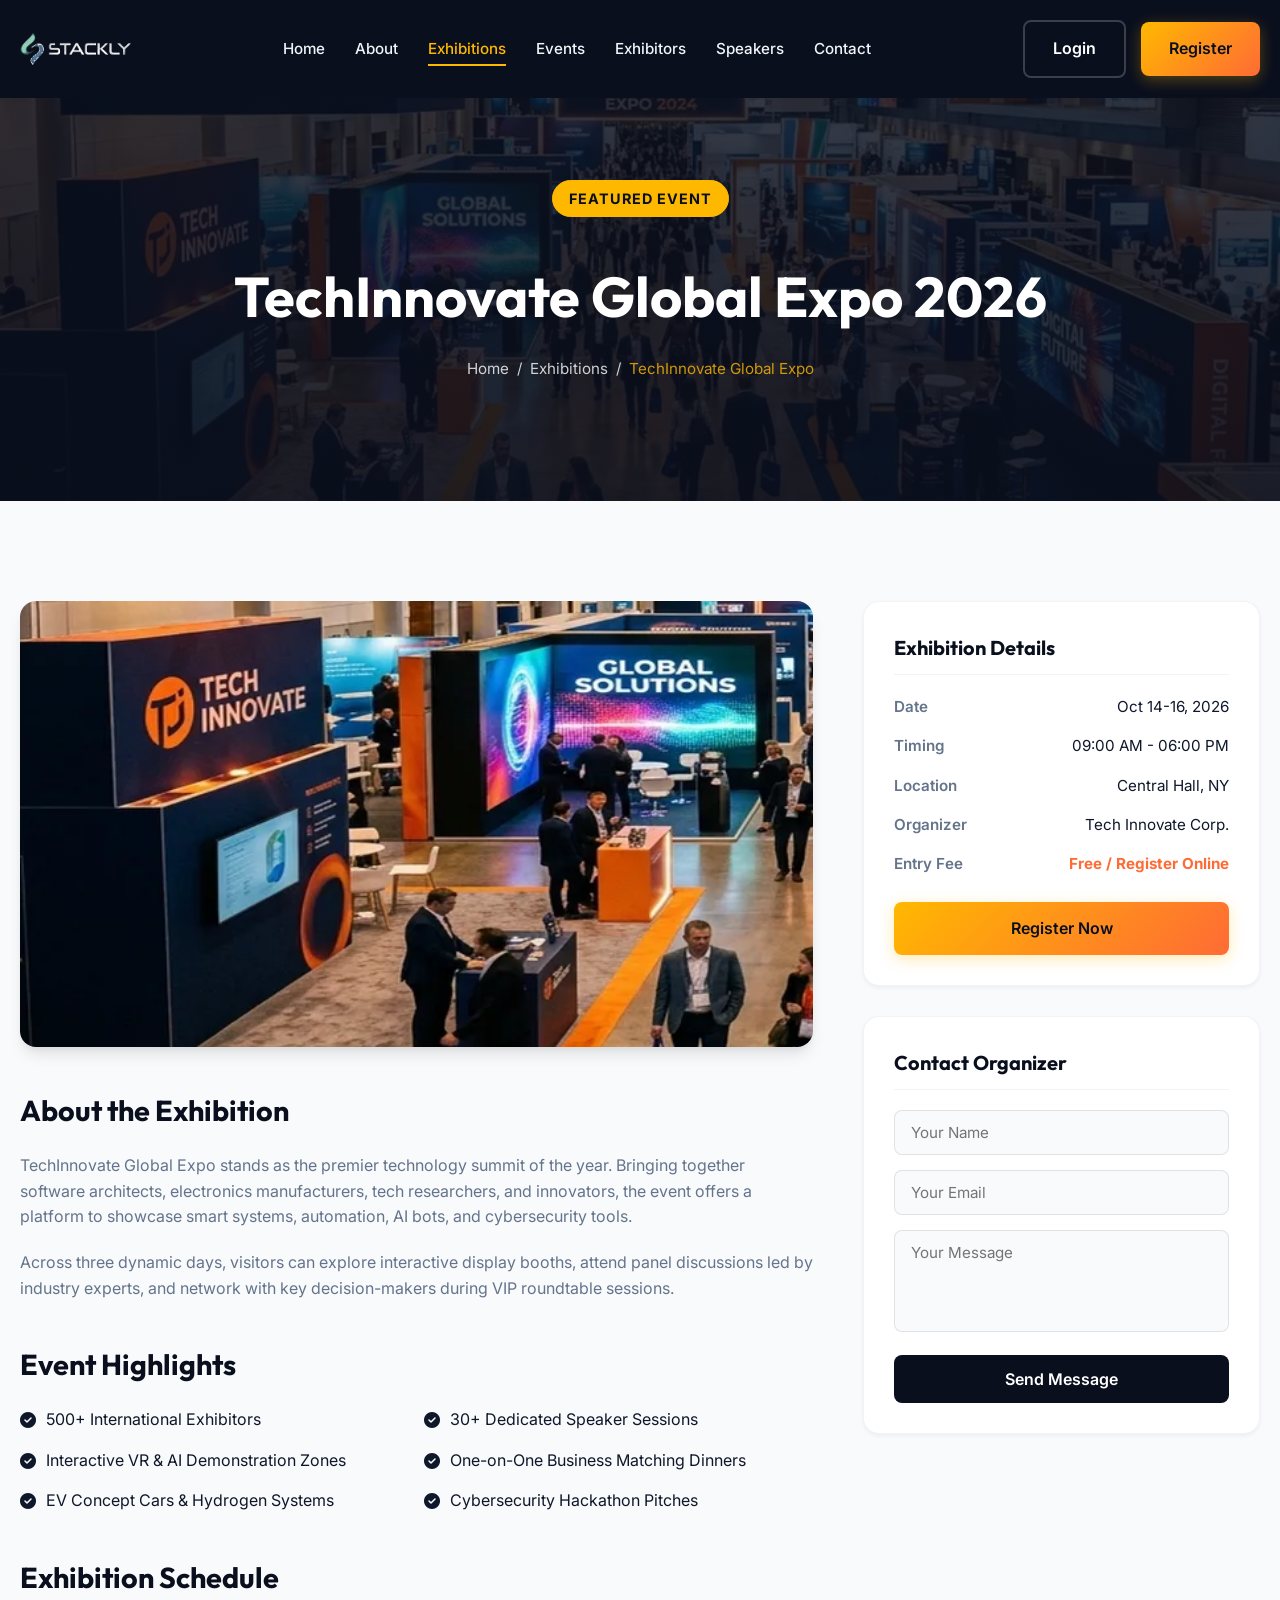
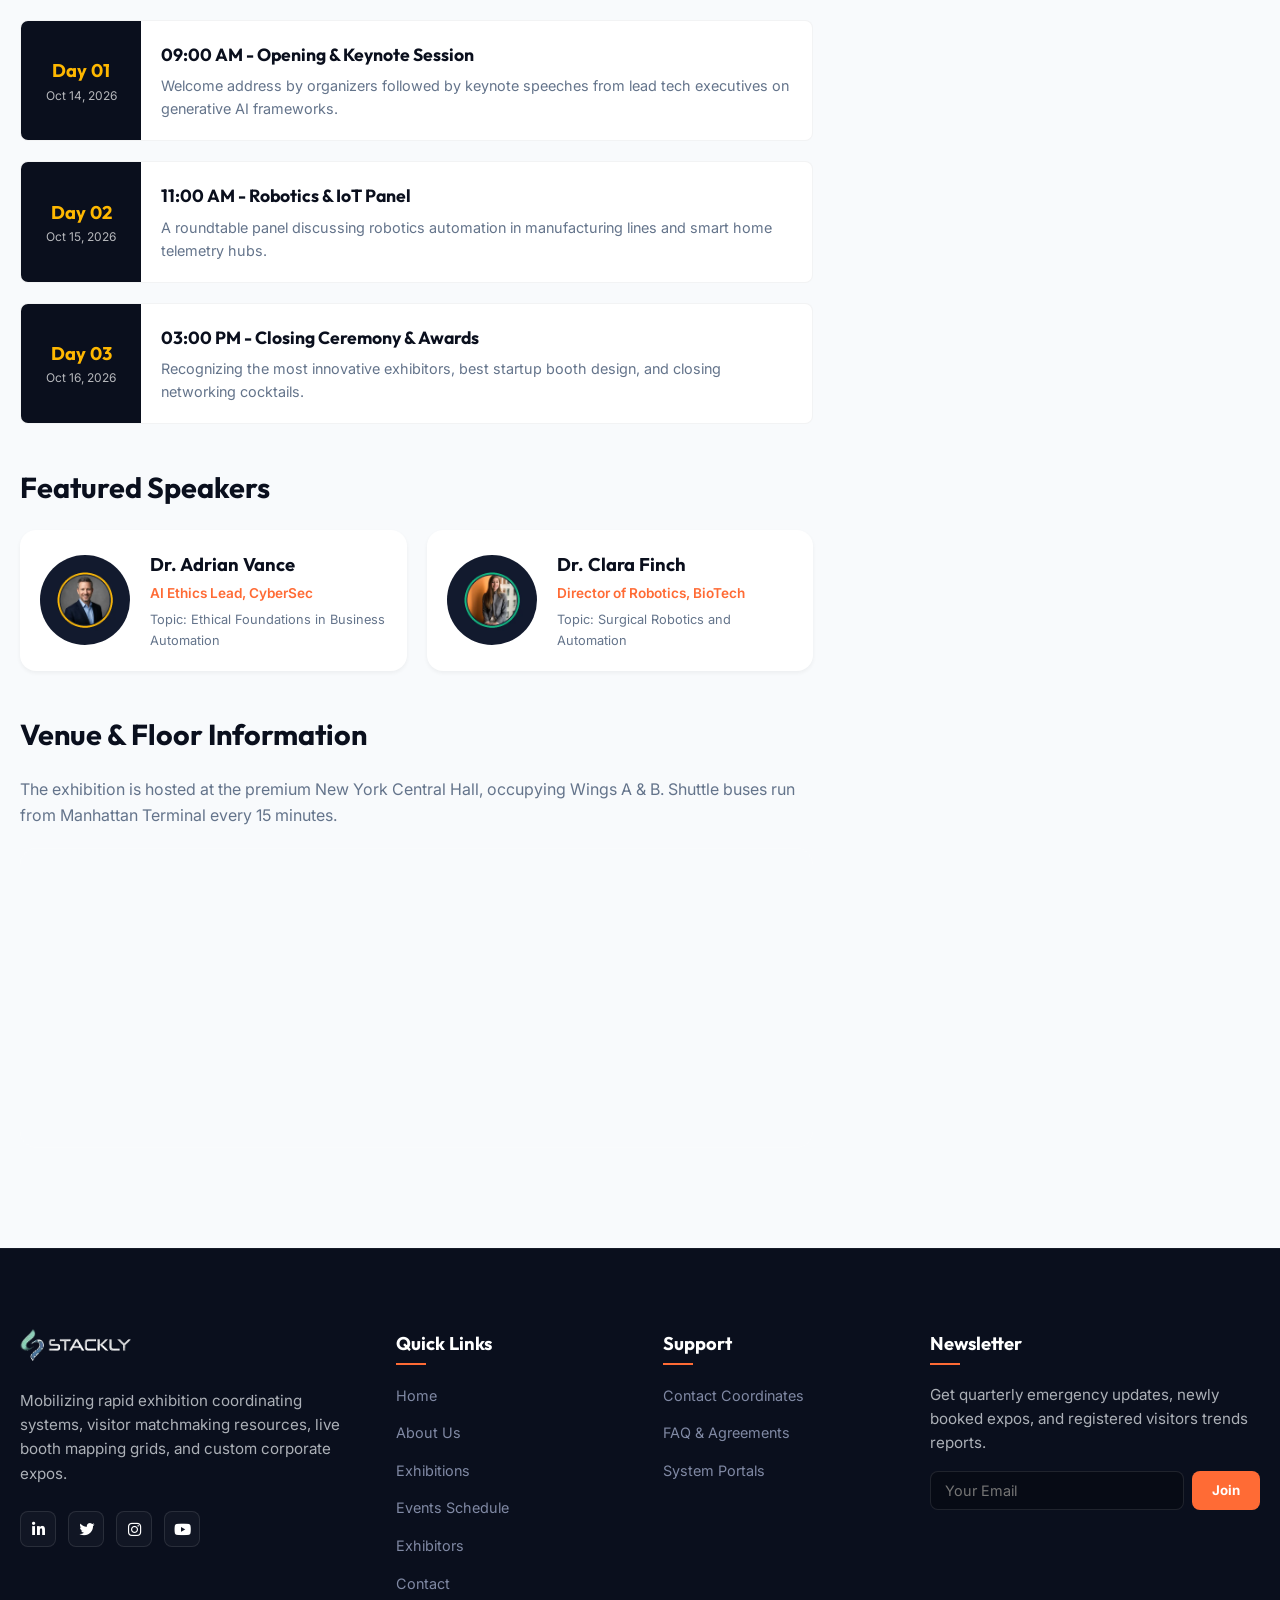
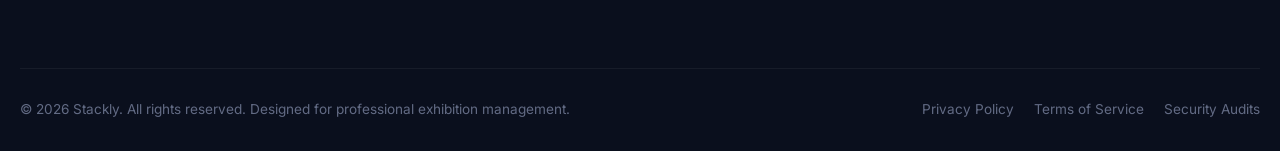
<file: exhibition-details.html>
<!DOCTYPE html>
<html lang="en">
<head>
  <meta charset="UTF-8">
  <meta name="viewport" content="width=device-width, initial-scale=1.0">
  <title>Exhibition Details - Stackly Exhibition Platform</title>
  <meta name="description" content="View session schedules, speakers, floor plans, and register for TechInnovate Global Expo.">
  <!-- Fonts & Styles -->
  <link rel="stylesheet" href="css/style.css?v=7.0">
  <link rel="stylesheet" href="https://cdnjs.cloudflare.com/ajax/libs/font-awesome/6.4.0/css/all.min.css">
</head>
<body class="dark-nav">

  <!-- Sticky Navbar -->
  <nav class="navbar">
    <div class="container">
      <a href="index.html" class="logo-container">
        <img src="assets/images/logo.webp" alt="Stackly Logo" style="height: 32px; display: block;">
      </a>
            <ul class="nav-links">
        <!-- Mobile Drawer Header -->
        <li class="drawer-header">
          <img src="assets/images/logo.webp" alt="Stackly Logo">
          <button type="button" class="drawer-close" aria-label="Close Menu">
            <i class="fa-solid fa-xmark fa-xl"></i>
          </button>
        </li>
        <!-- Mobile Search -->
        <li class="drawer-search">
          <input type="text" placeholder="Search resources..." onkeyup="if(event.key === 'Enter') { window.location.href='exhibitions.html?q=' + this.value; }">
        </li>
        <li><a href="index.html">Home</a></li>
        <li><a href="about.html">About</a></li>
        <li><a href="exhibitions.html" class="active">Exhibitions</a></li>
        <li><a href="events.html">Events</a></li>
        <li><a href="exhibitors.html">Exhibitors</a></li>
        <li><a href="speakers.html">Speakers</a></li>
        <li><a href="contact.html">Contact</a></li>
                <li class="nav-actions-mobile">
          <a href="login.html" class="btn btn-outline">Login</a>
          <a href="registration.html" class="btn btn-primary">Register</a>
        </li>
        <!-- Mobile Contact Info -->
        <li class="drawer-contact-info">
          <h5>Contact Info</h5>
          <p><i class="fa-solid fa-phone"></i> +1 (555) 234-5678</p>
          <p><i class="fa-solid fa-envelope"></i> support@stackly.org</p>
          <p><i class="fa-solid fa-location-dot"></i> 451 Plaza Blvd, Suite 200, NY 10016</p>
        </li>
      </ul>
      <div class="nav-actions">
        <a href="login.html" class="btn btn-outline">Login</a>
        <a href="registration.html" class="btn btn-primary">Register</a>
      </div>
      <button class="hamburger" aria-label="Toggle menu">
        <span></span>
        <span></span>
        <span></span>
      </button>
    </div>
  </nav>

  <!-- Details Hero Area -->
  <header class="interior-banner" style="background: linear-gradient(rgba(10,15,29,0.8), rgba(10,15,29,0.9)), url('assets/images/hero.webp') no-repeat center center/cover; padding: 180px 20px 120px 20px;">
    <div class="container">
      <span class="hero-tag" style="background-color: var(--accent-gold); color: var(--primary-dark); font-weight:700;">Featured Event</span>
      <h1 style="margin-top: 15px;">TechInnovate Global Expo 2026</h1>
      <div class="breadcrumbs">
        <a href="index.html">Home</a> / <a href="exhibitions.html">Exhibitions</a> / <span>TechInnovate Global Expo</span>
      </div>
    </div>
  </header>

  <!-- Detail Content Section -->
  <section class="bg-white">
    <div class="container details-grid">
      
      <!-- Left Main Panel -->
      <div class="details-content">
        <img src="assets/images/tech_expo.webp" alt="Tech Innovations Display Booth" style="border-radius: var(--border-radius-md); box-shadow: var(--shadow-md); margin-bottom: 40px; width: 100%; aspect-ratio: 16/9; object-fit: cover;">
        
        <h2>About the Exhibition</h2>
        <p style="color:var(--text-muted); margin-bottom: 20px;">TechInnovate Global Expo stands as the premier technology summit of the year. Bringing together software architects, electronics manufacturers, tech researchers, and innovators, the event offers a platform to showcase smart systems, automation, AI bots, and cybersecurity tools.</p>
        <p style="color:var(--text-muted); margin-bottom: 30px;">Across three dynamic days, visitors can explore interactive display booths, attend panel discussions led by industry experts, and network with key decision-makers during VIP roundtable sessions.</p>
        
        <h2>Event Highlights</h2>
        <ul class="highlights-list">
          <li><i class="fa-solid fa-circle-check"></i> 500+ International Exhibitors</li>
          <li><i class="fa-solid fa-circle-check"></i> 30+ Dedicated Speaker Sessions</li>
          <li><i class="fa-solid fa-circle-check"></i> Interactive VR & AI Demonstration Zones</li>
          <li><i class="fa-solid fa-circle-check"></i> One-on-One Business Matching Dinners</li>
          <li><i class="fa-solid fa-circle-check"></i> EV Concept Cars & Hydrogen Systems</li>
          <li><i class="fa-solid fa-circle-check"></i> Cybersecurity Hackathon Pitches</li>
        </ul>

        <h2>Exhibition Schedule</h2>
        <div class="schedule-timeline">
          <div class="schedule-slot">
            <div class="schedule-time">
              <span>Day 01</span>
              <small>Oct 14, 2026</small>
            </div>
            <div class="schedule-info">
              <h4>09:00 AM - Opening & Keynote Session</h4>
              <p>Welcome address by organizers followed by keynote speeches from lead tech executives on generative AI frameworks.</p>
            </div>
          </div>
          <div class="schedule-slot">
            <div class="schedule-time">
              <span>Day 02</span>
              <small>Oct 15, 2026</small>
            </div>
            <div class="schedule-info">
              <h4>11:00 AM - Robotics & IoT Panel</h4>
              <p>A roundtable panel discussing robotics automation in manufacturing lines and smart home telemetry hubs.</p>
            </div>
          </div>
          <div class="schedule-slot">
            <div class="schedule-time">
              <span>Day 03</span>
              <small>Oct 16, 2026</small>
            </div>
            <div class="schedule-info">
              <h4>03:00 PM - Closing Ceremony & Awards</h4>
              <p>Recognizing the most innovative exhibitors, best startup booth design, and closing networking cocktails.</p>
            </div>
          </div>
        </div>

        <h2>Featured Speakers</h2>
        <div class="grid-2" style="gap:20px; margin-bottom: 40px;">
          <div class="speaker-card" style="display:flex; align-items:center; gap:20px; padding:20px;">
            <img src="assets/images/speaker1.webp" alt="Dr. Adrian Vance" style="width:90px; height:90px; border-radius:50%; object-fit:cover;">
            <div>
              <h4 style="font-size:1.15rem; margin-bottom:4px;">Dr. Adrian Vance</h4>
              <p style="font-size:0.85rem; color:var(--accent-orange); font-weight:600; margin-bottom:5px;">AI Ethics Lead, CyberSec</p>
              <p style="font-size:0.8rem; color:var(--text-muted);">Topic: Ethical Foundations in Business Automation</p>
            </div>
          </div>
          <div class="speaker-card" style="display:flex; align-items:center; gap:20px; padding:20px;">
            <img src="assets/images/speaker4.webp" alt="Dr. Clara Finch" style="width:90px; height:90px; border-radius:50%; object-fit:cover;">
            <div>
              <h4 style="font-size:1.15rem; margin-bottom:4px;">Dr. Clara Finch</h4>
              <p style="font-size:0.85rem; color:var(--accent-orange); font-weight:600; margin-bottom:5px;">Director of Robotics, BioTech</p>
              <p style="font-size:0.8rem; color:var(--text-muted);">Topic: Surgical Robotics and Automation</p>
            </div>
          </div>
        </div>

        <h2>Venue & Floor Information</h2>
        <p style="color:var(--text-muted); margin-bottom: 20px;">The exhibition is hosted at the premium New York Central Hall, occupying Wings A & B. Shuttle buses run from Manhattan Terminal every 15 minutes.</p>
        <div class="map-container" style="height: 300px; margin-top: 0;">
          <iframe src="https://www.google.com/maps/embed?pb=!1m18!1m12!1m3!1d193595.25279998188!2d-74.1197637830578!3d40.69767006347318!2m3!1f0!2f0!3f0!3m2!1i1024!2i768!4f13.1!3m3!1m2!1s0x89c24fa5d33f083b%3A0xc80b8f06e177fe62!2sNew%20York%2C%20NY!5e0!3m2!1sen!2sus!4v1684348239401!5m2!1sen!2sus" width="100%" height="100%" style="border:0;" allowfullscreen="" loading="lazy" referrerpolicy="no-referrer-when-downgrade"></iframe>
        </div>
      </div>

      <!-- Right Sidebar Panel -->
      <div>
        <div class="sidebar-card">
          <h3>Exhibition Details</h3>
          <ul class="info-list">
            <li>
              <span>Date</span>
              <span>Oct 14-16, 2026</span>
            </li>
            <li>
              <span>Timing</span>
              <span>09:00 AM - 06:00 PM</span>
            </li>
            <li>
              <span>Location</span>
              <span>Central Hall, NY</span>
            </li>
            <li>
              <span>Organizer</span>
              <span>Tech Innovate Corp.</span>
            </li>
            <li>
              <span>Entry Fee</span>
              <span style="color:var(--accent-orange); font-weight:700;">Free / Register Online</span>
            </li>
          </ul>
          <div style="margin-top: 25px;">
            <a href="404.html" class="btn btn-primary" style="width: 100%;">Register Now</a>
          </div>
        </div>

        <div class="sidebar-card">
          <h3>Contact Organizer</h3>
          <form style="display:flex; flex-direction:column; gap:15px;">
            <div class="form-group" style="margin-bottom:0;">
              <input type="text" class="form-control" placeholder="Your Name" required>
            </div>
            <div class="form-group" style="margin-bottom:0;">
              <input type="email" class="form-control" placeholder="Your Email" required>
            </div>
            <div class="form-group" style="margin-bottom:0;">
              <textarea class="form-control" rows="4" placeholder="Your Message" required style="resize:none;"></textarea>
            </div>
            <button type="submit" class="btn btn-dark" style="width:100%;">Send Message</button>
          </form>
        </div>
      </div>

    </div>
  </section>

  <!-- Footer -->
    <!-- Footer -->
  <footer class="footer">
    <div class="container">
      <div class="footer-grid">
        <div class="footer-col">
          <div class="footer-logo">
            <a href="index.html" style="display: inline-block;">
              <img src="assets/images/logo.webp" alt="Stackly Logo" style="height: 32px; display: block;">
            </a>
          </div>
          <p class="footer-desc">Mobilizing rapid exhibition coordinating systems, visitor matchmaking resources, live booth mapping grids, and custom corporate expos.</p>
          <div class="social-links">
            <a href="404.html" class="social-link"><i class="fa-brands fa-linkedin-in"></i></a>
            <a href="404.html" class="social-link"><i class="fa-brands fa-twitter"></i></a>
            <a href="404.html" class="social-link"><i class="fa-brands fa-instagram"></i></a>
            <a href="404.html" class="social-link"><i class="fa-brands fa-youtube"></i></a>
          </div>
        </div>
        <div class="footer-col">
          <h3>Quick Links</h3>
          <ul class="footer-links">
            <li><a href="index.html">Home</a></li>
            <li><a href="about.html">About Us</a></li>
            <li><a href="exhibitions.html">Exhibitions</a></li>
            <li><a href="events.html">Events Schedule</a></li>
            <li><a href="exhibitors.html">Exhibitors</a></li>
            <li><a href="contact.html">Contact</a></li>
          </ul>
        </div>
        <div class="footer-col">
          <h3>Support</h3>
          <ul class="footer-links">
            <li><a href="contact.html">Contact Coordinates</a></li>
            <li><a href="about.html#faq">FAQ & Agreements</a></li>
            <li><a href="admin-dashboard.html">System Portals</a></li>
          </ul>
        </div>
        <div class="footer-col">
          <h3>Newsletter</h3>
          <p class="footer-desc" style="margin-bottom: 15px;">Get quarterly emergency updates, newly booked expos, and registered visitors trends reports.</p>
          <form class="footer-newsletter-form" onsubmit="event.preventDefault(); alert('Subscribed!'); this.reset();">
            <input type="email" class="footer-newsletter-input" placeholder="Your Email" required>
            <button type="submit" class="footer-newsletter-btn">Join</button>
          </form>
        </div>
      </div>
      <div class="footer-bottom">
        <p>&copy; 2026 Stackly. All rights reserved. Designed for professional exhibition management.</p>
        <div class="footer-bottom-links">
          <a href="404.html">Privacy Policy</a>
          <a href="404.html">Terms of Service</a>
          <a href="about.html#faq">Security Audits</a>
        </div>
      </div>
    </div>
  </footer>

  <!-- Scripts -->
  <script src="js/script.js?v=7.0"></script>
</body>
</html>
</file>
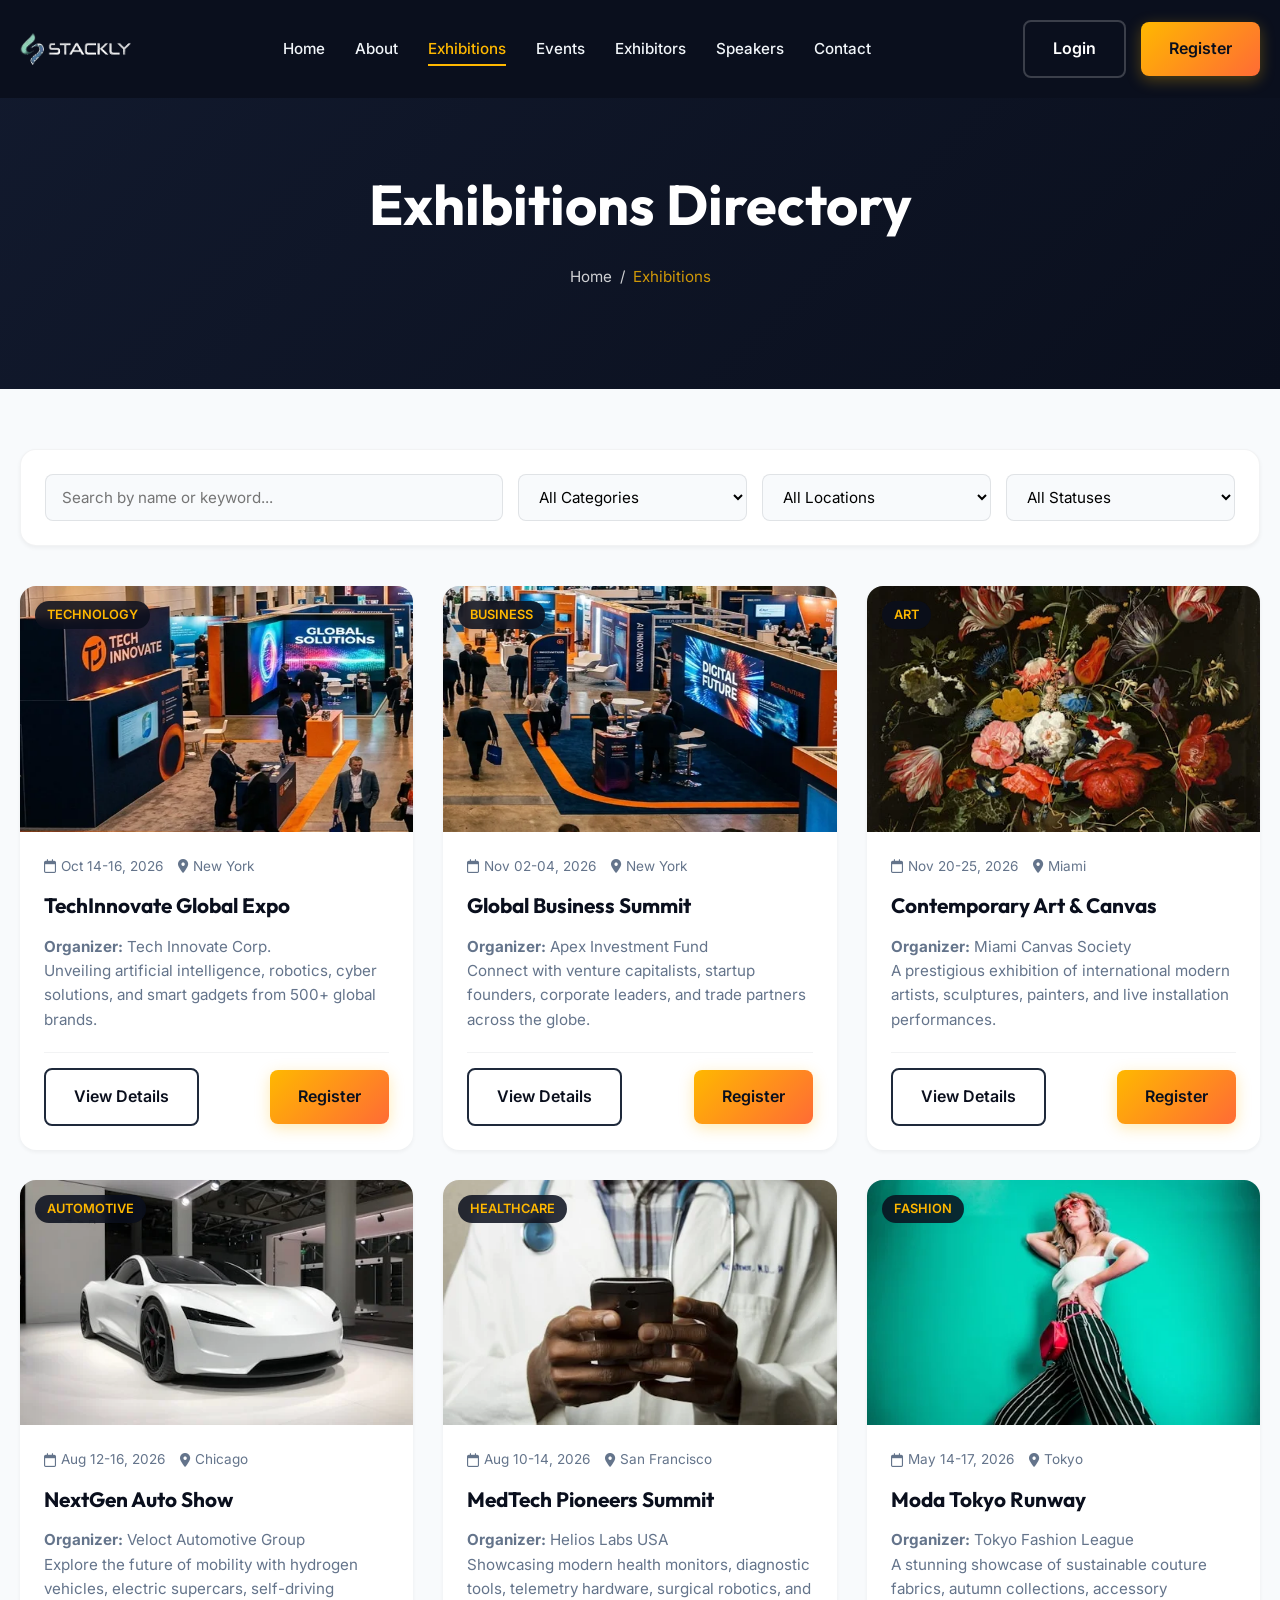
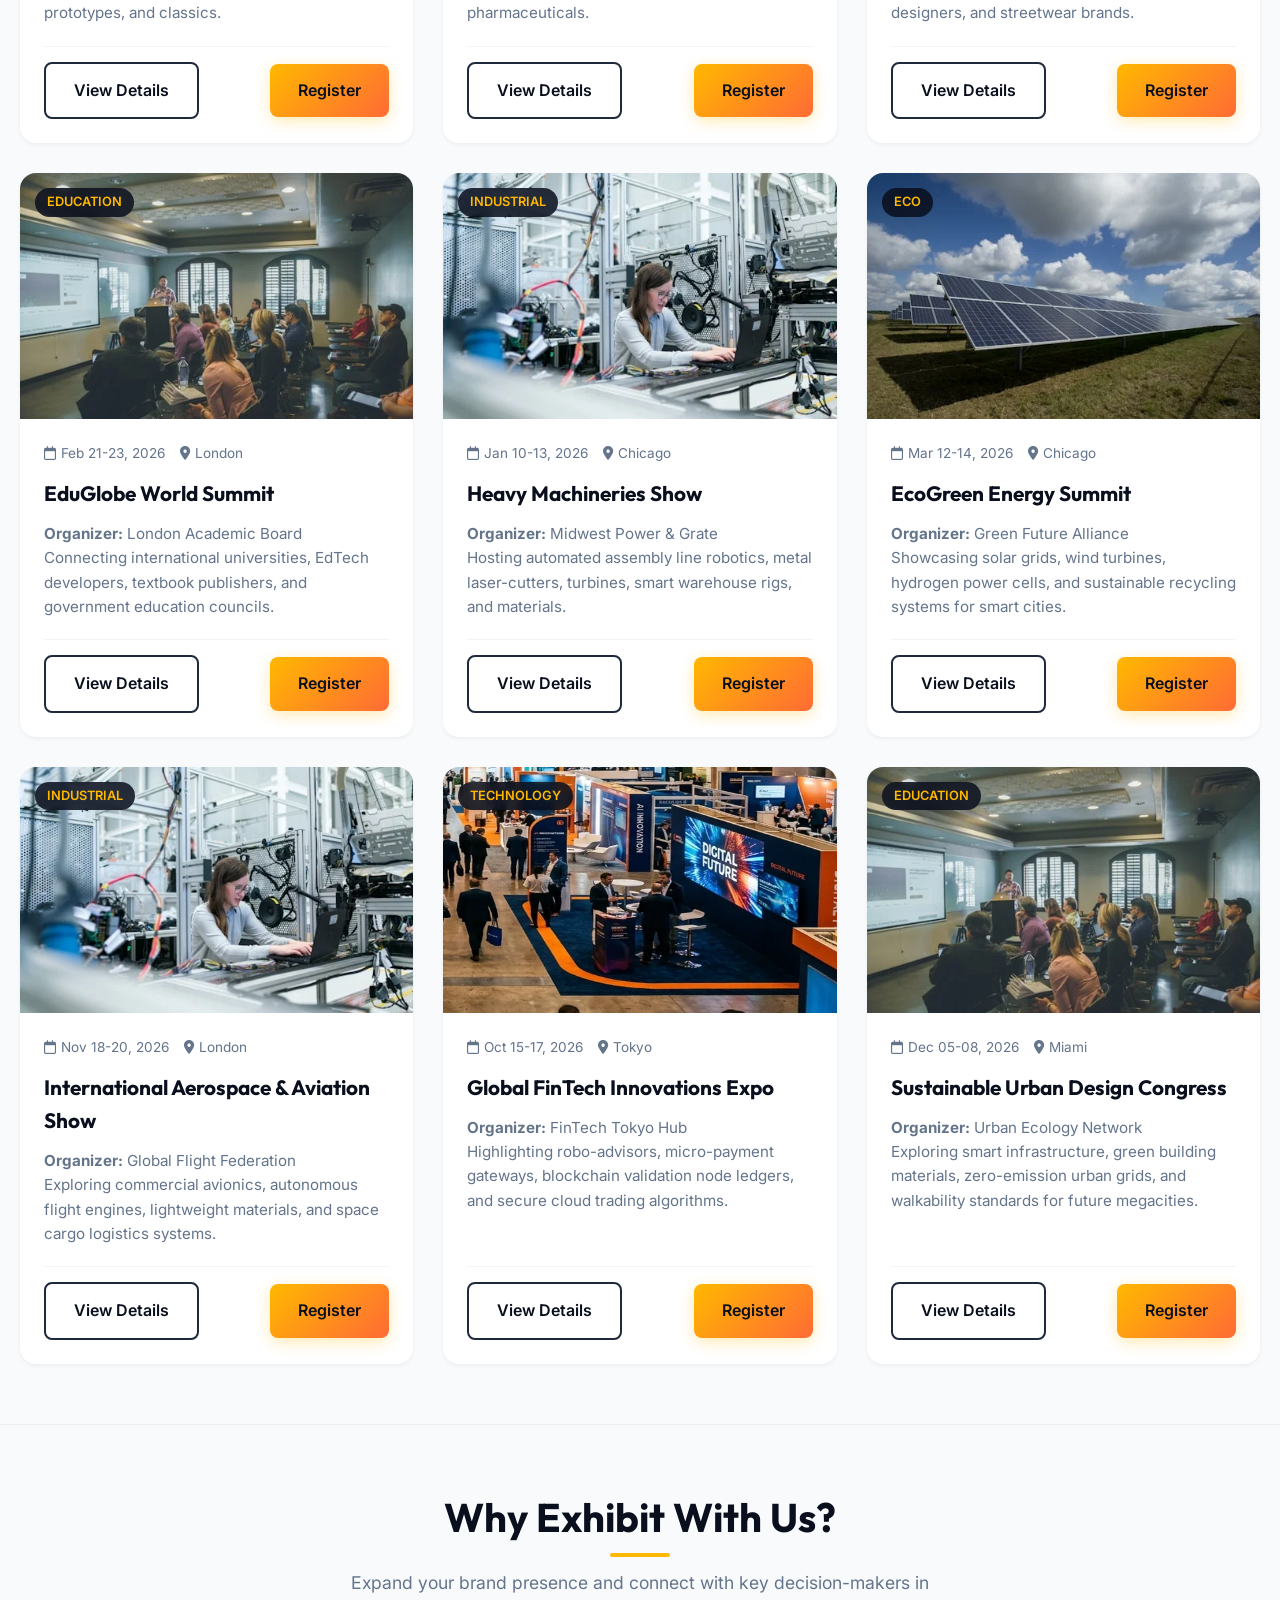
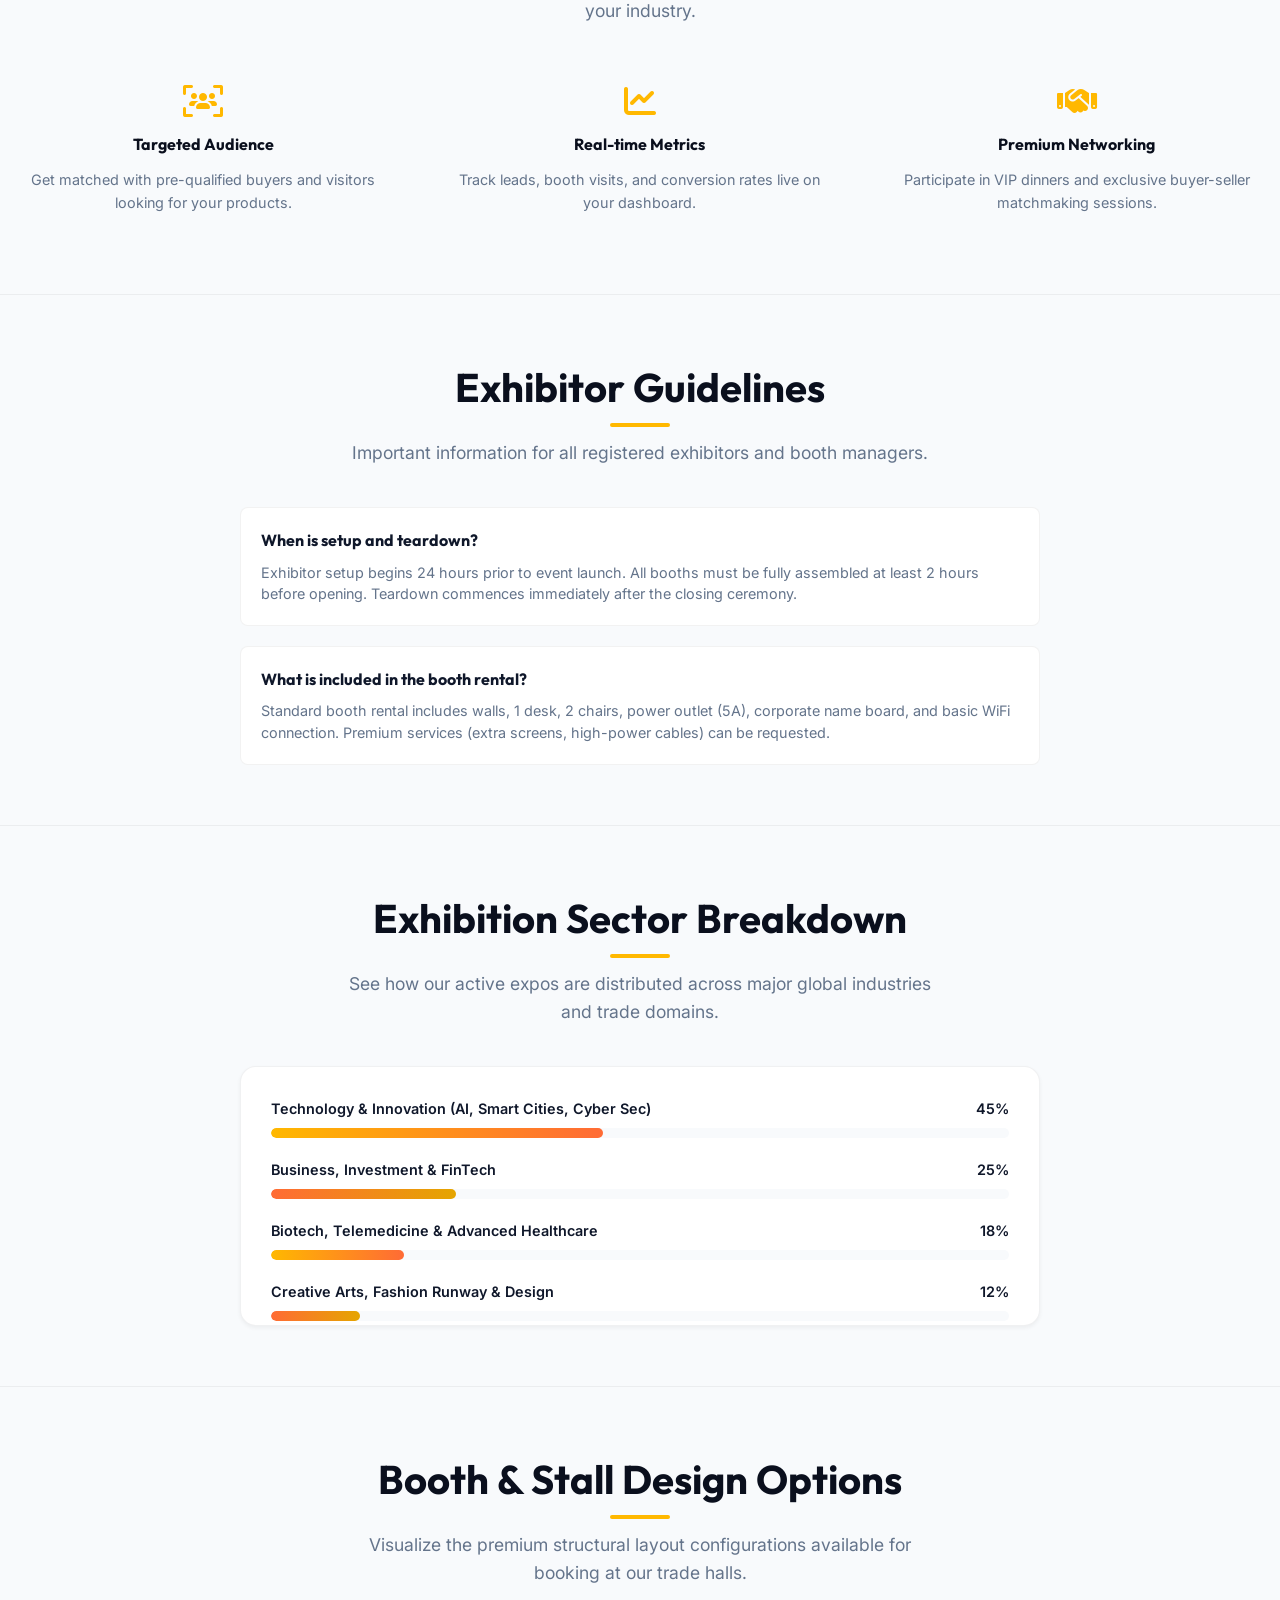
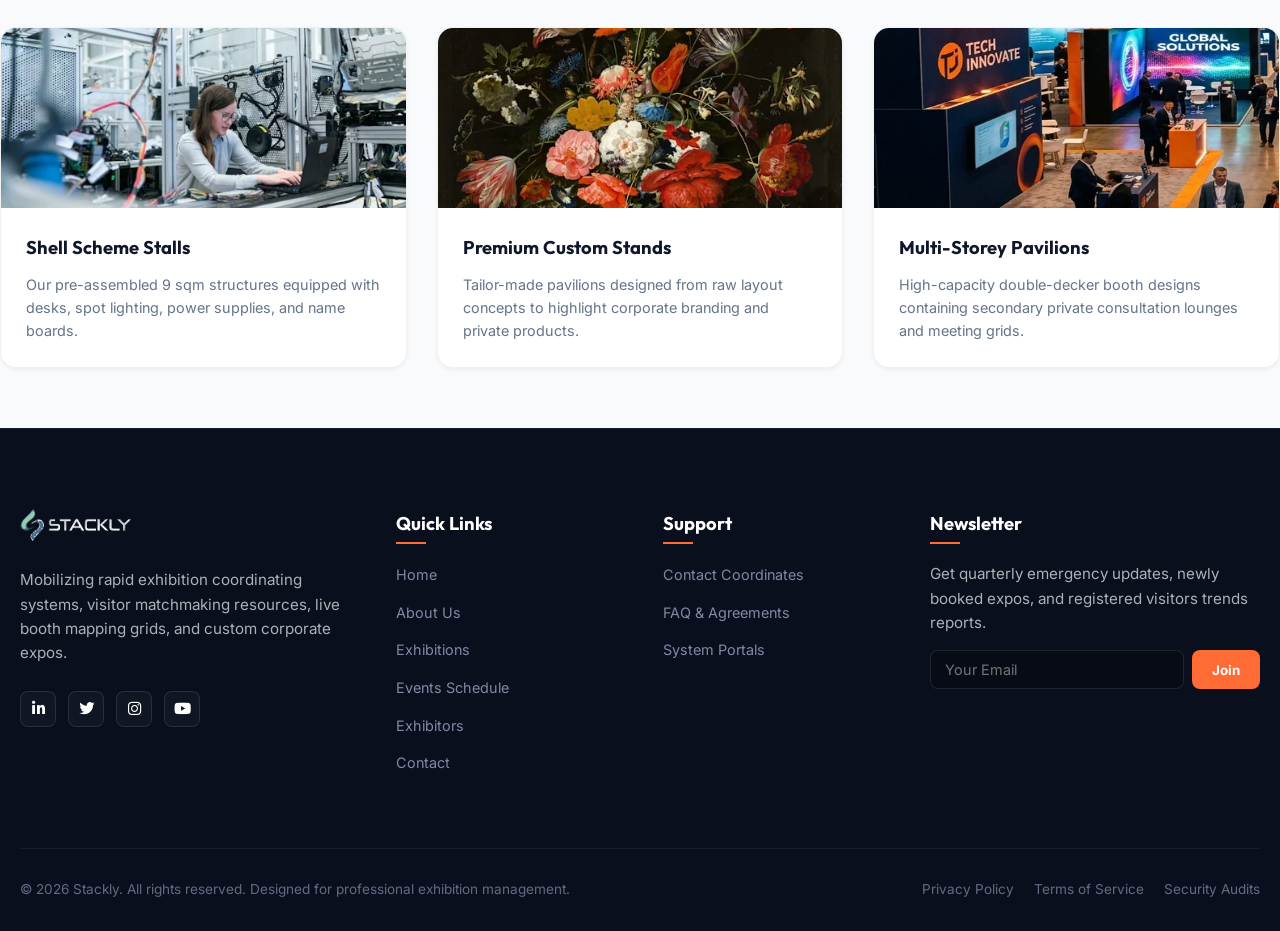
<file: exhibitions.html>
<!DOCTYPE html>
<html lang="en">
<head>
  <meta charset="UTF-8">
  <meta name="viewport" content="width=device-width, initial-scale=1.0">
  <title>Exhibitions Directory - Stackly Event Platform</title>
  <meta name="description" content="Search, filter, and register for tech expos, business conferences, art galleries, and industrial trade shows.">
  <!-- Fonts & Styles -->
  <link rel="stylesheet" href="css/style.css?v=7.0">
  <link rel="stylesheet" href="https://cdnjs.cloudflare.com/ajax/libs/font-awesome/6.4.0/css/all.min.css">
</head>
<body class="dark-nav">

  <!-- Sticky Navbar -->
  <nav class="navbar">
    <div class="container">
      <a href="index.html" class="logo-container">
        <img src="assets/images/logo.webp" alt="Stackly Logo" style="height: 32px; display: block;">
      </a>
            <ul class="nav-links">
        <!-- Mobile Drawer Header -->
        <li class="drawer-header">
          <img src="assets/images/logo.webp" alt="Stackly Logo">
          <button type="button" class="drawer-close" aria-label="Close Menu">
            <i class="fa-solid fa-xmark fa-xl"></i>
          </button>
        </li>
        <!-- Mobile Search -->
        <li class="drawer-search">
          <input type="text" placeholder="Search resources..." onkeyup="if(event.key === 'Enter') { window.location.href='exhibitions.html?q=' + this.value; }">
        </li>
        <li><a href="index.html">Home</a></li>
        <li><a href="about.html">About</a></li>
        <li><a href="exhibitions.html" class="active">Exhibitions</a></li>
        <li><a href="events.html">Events</a></li>
        <li><a href="exhibitors.html">Exhibitors</a></li>
        <li><a href="speakers.html">Speakers</a></li>
        <li><a href="contact.html">Contact</a></li>
                <li class="nav-actions-mobile">
          <a href="login.html" class="btn btn-outline">Login</a>
          <a href="registration.html" class="btn btn-primary">Register</a>
        </li>
        <!-- Mobile Contact Info -->
        <li class="drawer-contact-info">
          <h5>Contact Info</h5>
          <p><i class="fa-solid fa-phone"></i> +1 (555) 234-5678</p>
          <p><i class="fa-solid fa-envelope"></i> support@stackly.org</p>
          <p><i class="fa-solid fa-location-dot"></i> 451 Plaza Blvd, Suite 200, NY 10016</p>
        </li>
      </ul>
      <div class="nav-actions">
        <a href="login.html" class="btn btn-outline">Login</a>
        <a href="registration.html" class="btn btn-primary">Register</a>
      </div>
      <button class="hamburger" aria-label="Toggle menu">
        <span></span>
        <span></span>
        <span></span>
      </button>
    </div>
  </nav>

  <!-- Interior Banner -->
  <header class="interior-banner">
    <div class="container">
      <h1>Exhibitions Directory</h1>
      <div class="breadcrumbs">
        <a href="index.html">Home</a> / <span>Exhibitions</span>
      </div>
    </div>
  </header>

  <!-- Filtering Section -->
  <section class="bg-light" style="padding: 60px 20px;">
    <div class="container">
      <!-- Controls -->
      <div class="filtering-controls">
        <input type="text" id="search-exhibitions" class="filter-input" placeholder="Search by name or keyword...">
        
        <select id="filter-category" class="filter-input">
          <option value="all">All Categories</option>
          <option value="technology">Technology</option>
          <option value="business">Business</option>
          <option value="art">Art</option>
          <option value="automotive">Automotive</option>
          <option value="healthcare">Healthcare</option>
          <option value="fashion">Fashion</option>
          <option value="education">Education</option>
          <option value="industrial">Industrial</option>
        </select>
        
        <select id="filter-location" class="filter-input">
          <option value="all">All Locations</option>
          <option value="new york">New York</option>
          <option value="chicago">Chicago</option>
          <option value="miami">Miami</option>
          <option value="san francisco">San Francisco</option>
          <option value="tokyo">Tokyo</option>
          <option value="london">London</option>
        </select>
        
        <select id="filter-type" class="filter-input">
          <option value="all">All Statuses</option>
          <option value="upcoming">Upcoming</option>
          <option value="ongoing">Ongoing</option>
          <option value="completed">Completed</option>
        </select>
      </div>

      <!-- Exhibitions Grid -->
      <div class="exhibitions-listing-grid">
        
        <!-- Card 1 -->
        <div class="exhibition-card" data-category="technology" data-location="new york" data-type="upcoming">
          <div class="card-img-wrapper">
            <span class="card-tag">Technology</span>
            <img src="assets/images/tech_expo.webp" alt="TechInnovate Global Expo" loading="lazy">
          </div>
          <div class="card-content">
            <div class="card-date-location">
              <span><i class="fa-regular fa-calendar"></i> Oct 14-16, 2026</span>
              <span><i class="fa-solid fa-location-dot"></i> New York</span>
            </div>
            <h3>TechInnovate Global Expo</h3>
            <p><strong>Organizer:</strong> Tech Innovate Corp.<br>Unveiling artificial intelligence, robotics, cyber solutions, and smart gadgets from 500+ global brands.</p>
            <div class="card-footer">
              <a href="404.html" class="btn btn-outline">View Details</a>
              <a href="registration.html" class="btn btn-primary">Register</a>
            </div>
          </div>
        </div>

        <!-- Card 2 -->
        <div class="exhibition-card" data-category="business" data-location="new york" data-type="upcoming">
          <div class="card-img-wrapper">
            <span class="card-tag">Business</span>
            <img src="assets/images/business_expo.webp" alt="Global Business Summit" loading="lazy">
          </div>
          <div class="card-content">
            <div class="card-date-location">
              <span><i class="fa-regular fa-calendar"></i> Nov 02-04, 2026</span>
              <span><i class="fa-solid fa-location-dot"></i> New York</span>
            </div>
            <h3>Global Business Summit</h3>
            <p><strong>Organizer:</strong> Apex Investment Fund<br>Connect with venture capitalists, startup founders, corporate leaders, and trade partners across the globe.</p>
            <div class="card-footer">
              <a href="404.html" class="btn btn-outline">View Details</a>
              <a href="registration.html" class="btn btn-primary">Register</a>
            </div>
          </div>
        </div>

        <!-- Card 3 -->
        <div class="exhibition-card" data-category="art" data-location="miami" data-type="upcoming">
          <div class="card-img-wrapper">
            <span class="card-tag">Art</span>
            <img src="assets/images/art_exhibition.webp" alt="Contemporary Art & Canvas" loading="lazy">
          </div>
          <div class="card-content">
            <div class="card-date-location">
              <span><i class="fa-regular fa-calendar"></i> Nov 20-25, 2026</span>
              <span><i class="fa-solid fa-location-dot"></i> Miami</span>
            </div>
            <h3>Contemporary Art & Canvas</h3>
            <p><strong>Organizer:</strong> Miami Canvas Society<br>A prestigious exhibition of international modern artists, sculptures, painters, and live installation performances.</p>
            <div class="card-footer">
              <a href="404.html" class="btn btn-outline">View Details</a>
              <a href="registration.html" class="btn btn-primary">Register</a>
            </div>
          </div>
        </div>

        <!-- Card 4 -->
        <div class="exhibition-card" data-category="automotive" data-location="chicago" data-type="ongoing">
          <div class="card-img-wrapper">
            <span class="card-tag">Automotive</span>
            <img src="assets/images/auto_show.webp" alt="NextGen Auto Show" loading="lazy">
          </div>
          <div class="card-content">
            <div class="card-date-location">
              <span><i class="fa-regular fa-calendar"></i> Aug 12-16, 2026</span>
              <span><i class="fa-solid fa-location-dot"></i> Chicago</span>
            </div>
            <h3>NextGen Auto Show</h3>
            <p><strong>Organizer:</strong> Veloct Automotive Group<br>Explore the future of mobility with hydrogen vehicles, electric supercars, self-driving prototypes, and classics.</p>
            <div class="card-footer">
              <a href="404.html" class="btn btn-outline">View Details</a>
              <a href="registration.html" class="btn btn-primary">Register</a>
            </div>
          </div>
        </div>

        <!-- Card 5 -->
        <div class="exhibition-card" data-category="healthcare" data-location="san francisco" data-type="ongoing">
          <div class="card-img-wrapper">
            <span class="card-tag">Healthcare</span>
            <img src="assets/images/healthcare_expo.webp" alt="MedTech Pioneers Summit" loading="lazy">
          </div>
          <div class="card-content">
            <div class="card-date-location">
              <span><i class="fa-regular fa-calendar"></i> Aug 10-14, 2026</span>
              <span><i class="fa-solid fa-location-dot"></i> San Francisco</span>
            </div>
            <h3>MedTech Pioneers Summit</h3>
            <p><strong>Organizer:</strong> Helios Labs USA<br>Showcasing modern health monitors, diagnostic tools, telemetry hardware, surgical robotics, and pharmaceuticals.</p>
            <div class="card-footer">
              <a href="404.html" class="btn btn-outline">View Details</a>
              <a href="registration.html" class="btn btn-primary">Register</a>
            </div>
          </div>
        </div>

        <!-- Card 6 -->
        <div class="exhibition-card" data-category="fashion" data-location="tokyo" data-type="completed">
          <div class="card-img-wrapper">
            <span class="card-tag">Fashion</span>
            <img src="assets/images/fashion_expo.webp" alt="Moda Tokyo Runway" loading="lazy">
          </div>
          <div class="card-content">
            <div class="card-date-location">
              <span><i class="fa-regular fa-calendar"></i> May 14-17, 2026</span>
              <span><i class="fa-solid fa-location-dot"></i> Tokyo</span>
            </div>
            <h3>Moda Tokyo Runway</h3>
            <p><strong>Organizer:</strong> Tokyo Fashion League<br>A stunning showcase of sustainable couture fabrics, autumn collections, accessory designers, and streetwear brands.</p>
            <div class="card-footer">
              <a href="404.html" class="btn btn-outline">View Details</a>
              <a href="registration.html" class="btn btn-primary">Register</a>
            </div>
          </div>
        </div>

        <!-- Card 7 -->
        <div class="exhibition-card" data-category="education" data-location="london" data-type="completed">
          <div class="card-img-wrapper">
            <span class="card-tag">Education</span>
            <img src="assets/images/education_expo.webp" alt="EduGlobe World Summit" loading="lazy">
          </div>
          <div class="card-content">
            <div class="card-date-location">
              <span><i class="fa-regular fa-calendar"></i> Feb 21-23, 2026</span>
              <span><i class="fa-solid fa-location-dot"></i> London</span>
            </div>
            <h3>EduGlobe World Summit</h3>
            <p><strong>Organizer:</strong> London Academic Board<br>Connecting international universities, EdTech developers, textbook publishers, and government education councils.</p>
            <div class="card-footer">
              <a href="404.html" class="btn btn-outline">View Details</a>
              <a href="registration.html" class="btn btn-primary">Register</a>
            </div>
          </div>
        </div>

        <!-- Card 8 -->
        <div class="exhibition-card" data-category="industrial" data-location="chicago" data-type="completed">
          <div class="card-img-wrapper">
            <span class="card-tag">Industrial</span>
            <img src="assets/images/industrial_expo.webp" alt="Heavy Machineries Show" loading="lazy">
          </div>
          <div class="card-content">
            <div class="card-date-location">
              <span><i class="fa-regular fa-calendar"></i> Jan 10-13, 2026</span>
              <span><i class="fa-solid fa-location-dot"></i> Chicago</span>
            </div>
            <h3>Heavy Machineries Show</h3>
            <p><strong>Organizer:</strong> Midwest Power & Grate<br>Hosting automated assembly line robotics, metal laser-cutters, turbines, smart warehouse rigs, and materials.</p>
            <div class="card-footer">
              <a href="404.html" class="btn btn-outline">View Details</a>
              <a href="registration.html" class="btn btn-primary">Register</a>
            </div>
          </div>
        </div>

        <!-- Card 9 -->
        <div class="exhibition-card" data-category="industrial" data-location="chicago" data-type="upcoming">
          <div class="card-img-wrapper">
            <span class="card-tag">Eco</span>
            <img src="assets/images/sustainability_expo.webp" alt="EcoGreen Energy Summit" loading="lazy">
          </div>
          <div class="card-content">
            <div class="card-date-location">
              <span><i class="fa-regular fa-calendar"></i> Mar 12-14, 2026</span>
              <span><i class="fa-solid fa-location-dot"></i> Chicago</span>
            </div>
            <h3>EcoGreen Energy Summit</h3>
            <p><strong>Organizer:</strong> Green Future Alliance<br>Showcasing solar grids, wind turbines, hydrogen power cells, and sustainable recycling systems for smart cities.</p>
            <div class="card-footer">
              <a href="404.html" class="btn btn-outline">View Details</a>
              <a href="registration.html" class="btn btn-primary">Register</a>
            </div>
          </div>
        </div>

        <!-- Card 10 -->
        <div class="exhibition-card" data-category="industrial" data-location="london" data-type="upcoming">
          <div class="card-img-wrapper">
            <span class="card-tag">Industrial</span>
            <img src="assets/images/industrial_expo.webp" alt="International Aerospace & Aviation Show" loading="lazy">
          </div>
          <div class="card-content">
            <div class="card-date-location">
              <span><i class="fa-regular fa-calendar"></i> Nov 18-20, 2026</span>
              <span><i class="fa-solid fa-location-dot"></i> London</span>
            </div>
            <h3>International Aerospace & Aviation Show</h3>
            <p><strong>Organizer:</strong> Global Flight Federation<br>Exploring commercial avionics, autonomous flight engines, lightweight materials, and space cargo logistics systems.</p>
            <div class="card-footer">
              <a href="404.html" class="btn btn-outline">View Details</a>
              <a href="registration.html" class="btn btn-primary">Register</a>
            </div>
          </div>
        </div>

        <!-- Card 11 -->
        <div class="exhibition-card" data-category="technology" data-location="tokyo" data-type="ongoing">
          <div class="card-img-wrapper">
            <span class="card-tag">Technology</span>
            <img src="assets/images/business_expo.webp" alt="Global FinTech Innovations Expo" loading="lazy">
          </div>
          <div class="card-content">
            <div class="card-date-location">
              <span><i class="fa-regular fa-calendar"></i> Oct 15-17, 2026</span>
              <span><i class="fa-solid fa-location-dot"></i> Tokyo</span>
            </div>
            <h3>Global FinTech Innovations Expo</h3>
            <p><strong>Organizer:</strong> FinTech Tokyo Hub<br>Highlighting robo-advisors, micro-payment gateways, blockchain validation node ledgers, and secure cloud trading algorithms.</p>
            <div class="card-footer">
              <a href="404.html" class="btn btn-outline">View Details</a>
              <a href="registration.html" class="btn btn-primary">Register</a>
            </div>
          </div>
        </div>

        <!-- Card 12 -->
        <div class="exhibition-card" data-category="education" data-location="miami" data-type="upcoming">
          <div class="card-img-wrapper">
            <span class="card-tag">Education</span>
            <img src="assets/images/education_expo.webp" alt="Sustainable Urban Design Congress" loading="lazy">
          </div>
          <div class="card-content">
            <div class="card-date-location">
              <span><i class="fa-regular fa-calendar"></i> Dec 05-08, 2026</span>
              <span><i class="fa-solid fa-location-dot"></i> Miami</span>
            </div>
            <h3>Sustainable Urban Design Congress</h3>
            <p><strong>Organizer:</strong> Urban Ecology Network<br>Exploring smart infrastructure, green building materials, zero-emission urban grids, and walkability standards for future megacities.</p>
            <div class="card-footer">
              <a href="404.html" class="btn btn-outline">View Details</a>
              <a href="registration.html" class="btn btn-primary">Register</a>
            </div>
          </div>
        </div>

      </div>
    </div>
  </section>

  <!-- Footer -->
    <!-- Footer -->
  
  <!-- Section: Why Exhibit -->
  <section class="bg-white" style="padding: 60px 0; border-top: 1px solid rgba(0,0,0,0.05);">
    <div class="container">
      <div class="section-header text-center" style="margin-bottom: 40px;">
        <h2>Why Exhibit With Us?</h2>
        <p style="max-width: 600px; margin: 0 auto; color: var(--text-muted);">Expand your brand presence and connect with key decision-makers in your industry.</p>
      </div>
      <div class="grid-3">
        <div style="text-align: center; padding: 20px;">
          <i class="fa-solid fa-users-viewfinder fa-2x" style="color: var(--accent-gold); margin-bottom: 15px;"></i>
          <h4 style="margin-bottom: 10px;">Targeted Audience</h4>
          <p style="font-size: 0.9rem; color: var(--text-muted);">Get matched with pre-qualified buyers and visitors looking for your products.</p>
        </div>
        <div style="text-align: center; padding: 20px;">
          <i class="fa-solid fa-chart-line fa-2x" style="color: var(--accent-gold); margin-bottom: 15px;"></i>
          <h4 style="margin-bottom: 10px;">Real-time Metrics</h4>
          <p style="font-size: 0.9rem; color: var(--text-muted);">Track leads, booth visits, and conversion rates live on your dashboard.</p>
        </div>
        <div style="text-align: center; padding: 20px;">
          <i class="fa-solid fa-handshake fa-2x" style="color: var(--accent-gold); margin-bottom: 15px;"></i>
          <h4 style="margin-bottom: 10px;">Premium Networking</h4>
          <p style="font-size: 0.9rem; color: var(--text-muted);">Participate in VIP dinners and exclusive buyer-seller matchmaking sessions.</p>
        </div>
      </div>
    </div>
  </section>

  <!-- Section: Exhibitor Guidelines -->
  <section class="bg-light" style="padding: 60px 0; border-top: 1px solid rgba(0,0,0,0.05);">
    <div class="container">
      <div class="section-header text-center" style="margin-bottom: 40px;">
        <h2>Exhibitor Guidelines</h2>
        <p style="max-width: 600px; margin: 0 auto; color: var(--text-muted);">Important information for all registered exhibitors and booth managers.</p>
      </div>
      <div style="max-width: 800px; margin: 0 auto; display: flex; flex-direction: column; gap: 20px;">
        <div style="background: var(--white); padding: 20px; border-radius: var(--border-radius-sm); border: 1px solid rgba(0,0,0,0.05);">
          <h4 style="margin-bottom: 8px; color: var(--color-primary);">When is setup and teardown?</h4>
          <p style="font-size: 0.9rem; color: var(--text-muted); line-height: 1.5;">Exhibitor setup begins 24 hours prior to event launch. All booths must be fully assembled at least 2 hours before opening. Teardown commences immediately after the closing ceremony.</p>
        </div>
        <div style="background: var(--white); padding: 20px; border-radius: var(--border-radius-sm); border: 1px solid rgba(0,0,0,0.05);">
          <h4 style="margin-bottom: 8px; color: var(--color-primary);">What is included in the booth rental?</h4>
          <p style="font-size: 0.9rem; color: var(--text-muted); line-height: 1.5;">Standard booth rental includes walls, 1 desk, 2 chairs, power outlet (5A), corporate name board, and basic WiFi connection. Premium services (extra screens, high-power cables) can be requested.</p>
        </div>
      </div>
    </div>
  </section>

  
  <!-- Section: Sector Distribution & Metrics -->
  <section class="bg-white" style="padding: 60px 0; border-top: 1px solid rgba(0,0,0,0.05);">
    <div class="container">
      <div class="section-header text-center" style="margin-bottom: 40px;">
        <h2>Exhibition Sector Breakdown</h2>
        <p style="max-width: 600px; margin: 0 auto; color: var(--text-muted);">See how our active expos are distributed across major global industries and trade domains.</p>
      </div>
      
      <div style="max-width: 800px; margin: 0 auto;" class="chart-container">
        <div class="progress-bar-group">
          <div class="progress-bar-label">
            <span>Technology & Innovation (AI, Smart Cities, Cyber Sec)</span>
            <span>45%</span>
          </div>
          <div class="progress-bar-track">
            <div class="progress-bar-fill" data-width="45%"></div>
          </div>
        </div>
        
        <div class="progress-bar-group">
          <div class="progress-bar-label">
            <span>Business, Investment & FinTech</span>
            <span>25%</span>
          </div>
          <div class="progress-bar-track">
            <div class="progress-bar-fill" data-width="25%" style="background: linear-gradient(90deg, var(--accent-orange), var(--accent-gold-hover));"></div>
          </div>
        </div>
        
        <div class="progress-bar-group">
          <div class="progress-bar-label">
            <span>Biotech, Telemedicine & Advanced Healthcare</span>
            <span>18%</span>
          </div>
          <div class="progress-bar-track">
            <div class="progress-bar-fill" data-width="18%"></div>
          </div>
        </div>
        
        <div class="progress-bar-group">
          <div class="progress-bar-label">
            <span>Creative Arts, Fashion Runway & Design</span>
            <span>12%</span>
          </div>
          <div class="progress-bar-track">
            <div class="progress-bar-fill" data-width="12%" style="background: linear-gradient(90deg, var(--accent-orange), var(--accent-gold-hover));"></div>
          </div>
        </div>
      </div>
    </div>
  </section>

  
  <!-- Section: Stall Spotlight Modules -->
  <section class="bg-light" style="padding: 60px 0; border-top: 1px solid rgba(0,0,0,0.05);">
    <div class="container">
      <div class="section-header text-center" style="margin-bottom: 40px;">
        <h2>Booth & Stall Design Options</h2>
        <p style="max-width: 600px; margin: 0 auto; color: var(--text-muted);">Visualize the premium structural layout configurations available for booking at our trade halls.</p>
      </div>
      <div class="grid-3">
        <div class="card module-card" style="background: var(--white); border-radius: var(--border-radius-md); overflow: hidden; border: 1px solid rgba(0,0,0,0.05); box-shadow: var(--shadow-sm); transition: var(--transition-smooth);">
          <img src="assets/images/industrial_expo.webp" alt="Shell Scheme Stalls" style="width: 100%; height: 180px; object-fit: cover;">
          <div style="padding: 25px;">
            <h4 style="font-size: 1.15rem; margin-bottom: 10px; color: var(--text-dark);">Shell Scheme Stalls</h4>
            <p style="font-size: 0.9rem; color: var(--text-muted); line-height: 1.6;">Our pre-assembled 9 sqm structures equipped with desks, spot lighting, power supplies, and name boards.</p>
          </div>
        </div>
        <div class="card module-card" style="background: var(--white); border-radius: var(--border-radius-md); overflow: hidden; border: 1px solid rgba(0,0,0,0.05); box-shadow: var(--shadow-sm); transition: var(--transition-smooth);">
          <img src="assets/images/art_exhibition.webp" alt="Premium Custom Stands" style="width: 100%; height: 180px; object-fit: cover;">
          <div style="padding: 25px;">
            <h4 style="font-size: 1.15rem; margin-bottom: 10px; color: var(--text-dark);">Premium Custom Stands</h4>
            <p style="font-size: 0.9rem; color: var(--text-muted); line-height: 1.6;">Tailor-made pavilions designed from raw layout concepts to highlight corporate branding and private products.</p>
          </div>
        </div>
        <div class="card module-card" style="background: var(--white); border-radius: var(--border-radius-md); overflow: hidden; border: 1px solid rgba(0,0,0,0.05); box-shadow: var(--shadow-sm); transition: var(--transition-smooth);">
          <img src="assets/images/tech_expo.webp" alt="Multi-Storey Pavilions" style="width: 100%; height: 180px; object-fit: cover;">
          <div style="padding: 25px;">
            <h4 style="font-size: 1.15rem; margin-bottom: 10px; color: var(--text-dark);">Multi-Storey Pavilions</h4>
            <p style="font-size: 0.9rem; color: var(--text-muted); line-height: 1.6;">High-capacity double-decker booth designs containing secondary private consultation lounges and meeting grids.</p>
          </div>
        </div>
      </div>
    </div>
  </section>

  <footer class="footer">
    <div class="container">
      <div class="footer-grid">
        <div class="footer-col">
          <div class="footer-logo">
            <a href="index.html" style="display: inline-block;">
              <img src="assets/images/logo.webp" alt="Stackly Logo" style="height: 32px; display: block;">
            </a>
          </div>
          <p class="footer-desc">Mobilizing rapid exhibition coordinating systems, visitor matchmaking resources, live booth mapping grids, and custom corporate expos.</p>
          <div class="social-links">
            <a href="404.html" class="social-link"><i class="fa-brands fa-linkedin-in"></i></a>
            <a href="404.html" class="social-link"><i class="fa-brands fa-twitter"></i></a>
            <a href="404.html" class="social-link"><i class="fa-brands fa-instagram"></i></a>
            <a href="404.html" class="social-link"><i class="fa-brands fa-youtube"></i></a>
          </div>
        </div>
        <div class="footer-col">
          <h3>Quick Links</h3>
          <ul class="footer-links">
            <li><a href="index.html">Home</a></li>
            <li><a href="about.html">About Us</a></li>
            <li><a href="exhibitions.html">Exhibitions</a></li>
            <li><a href="events.html">Events Schedule</a></li>
            <li><a href="exhibitors.html">Exhibitors</a></li>
            <li><a href="contact.html">Contact</a></li>
          </ul>
        </div>
        <div class="footer-col">
          <h3>Support</h3>
          <ul class="footer-links">
            <li><a href="contact.html">Contact Coordinates</a></li>
            <li><a href="about.html#faq">FAQ & Agreements</a></li>
            <li><a href="admin-dashboard.html">System Portals</a></li>
          </ul>
        </div>
        <div class="footer-col">
          <h3>Newsletter</h3>
          <p class="footer-desc" style="margin-bottom: 15px;">Get quarterly emergency updates, newly booked expos, and registered visitors trends reports.</p>
          <form class="footer-newsletter-form" onsubmit="event.preventDefault(); alert('Subscribed!'); this.reset();">
            <input type="email" class="footer-newsletter-input" placeholder="Your Email" required>
            <button type="submit" class="footer-newsletter-btn">Join</button>
          </form>
        </div>
      </div>
      <div class="footer-bottom">
        <p>&copy; 2026 Stackly. All rights reserved. Designed for professional exhibition management.</p>
        <div class="footer-bottom-links">
          <a href="404.html">Privacy Policy</a>
          <a href="404.html">Terms of Service</a>
          <a href="about.html#faq">Security Audits</a>
        </div>
      </div>
    </div>
  </footer>

  <!-- Scripts -->
  <script src="js/script.js?v=7.0"></script>
</body>
</html>
</file>
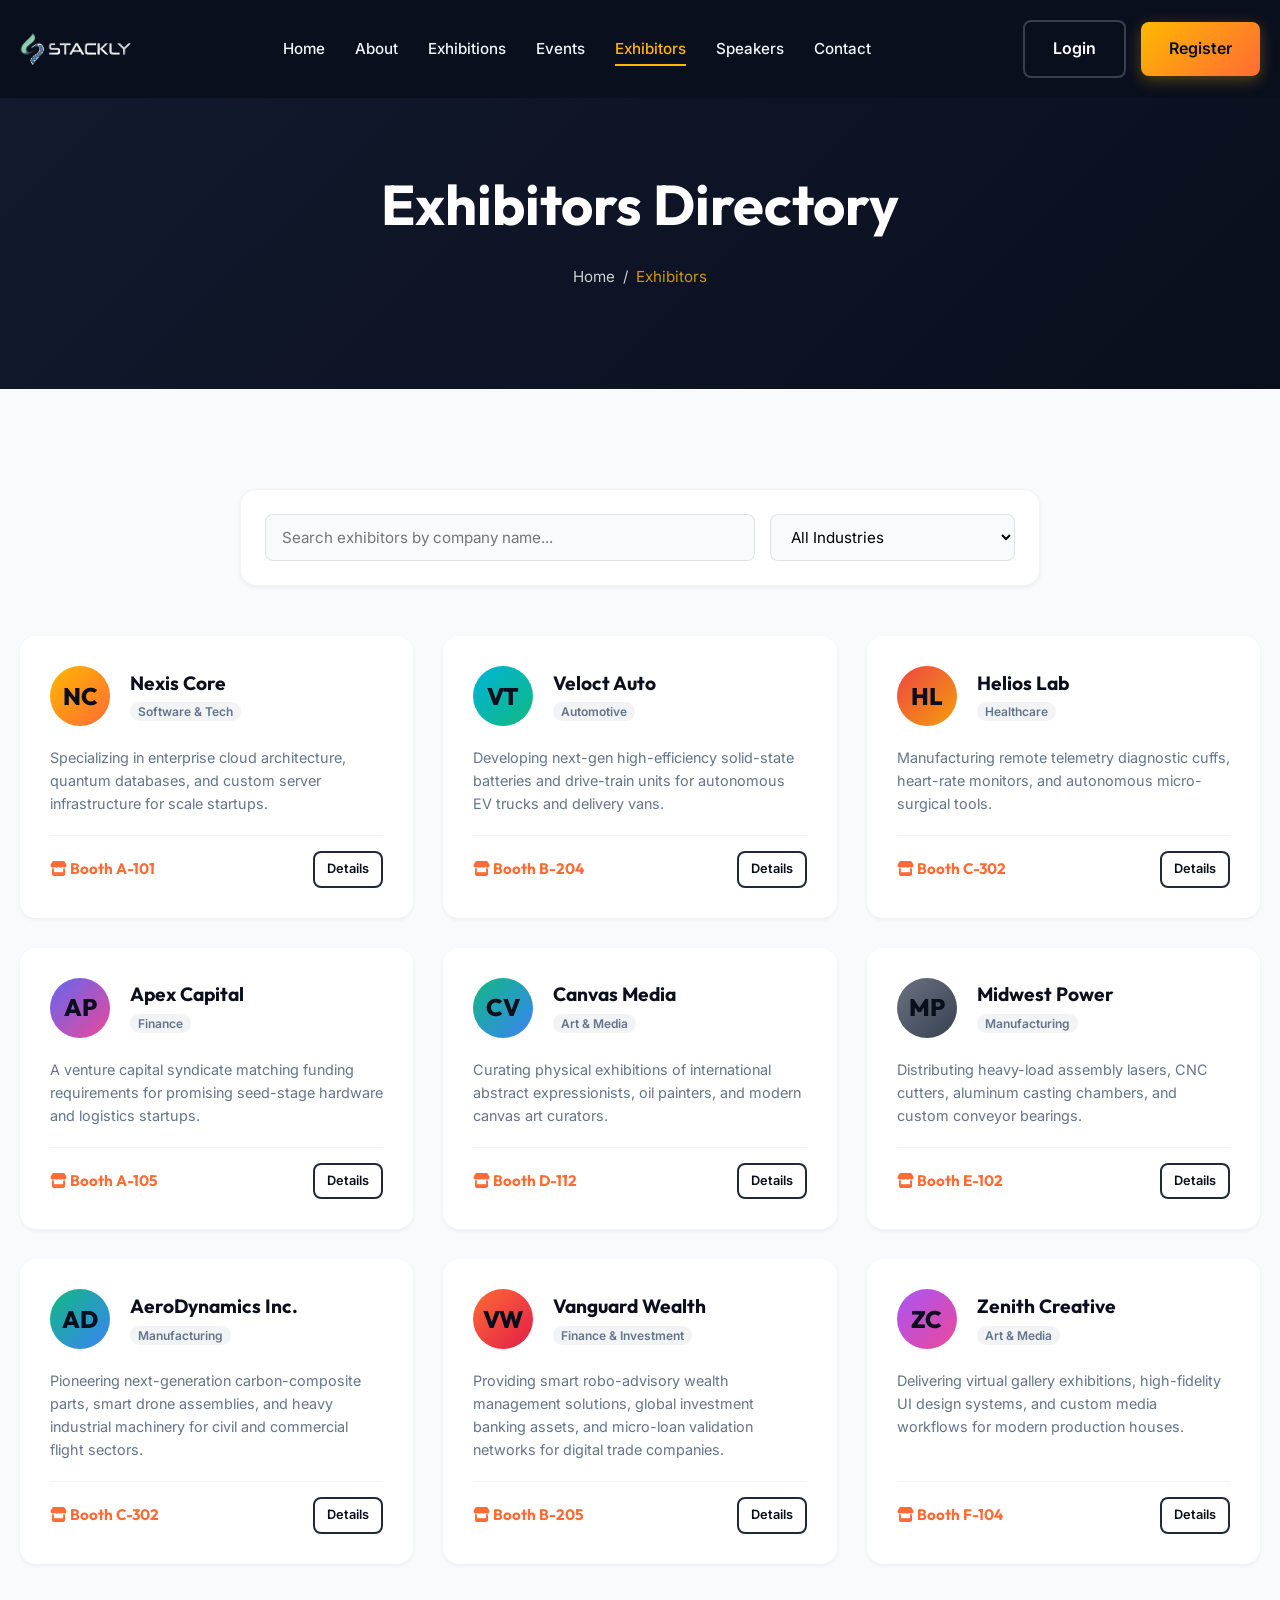
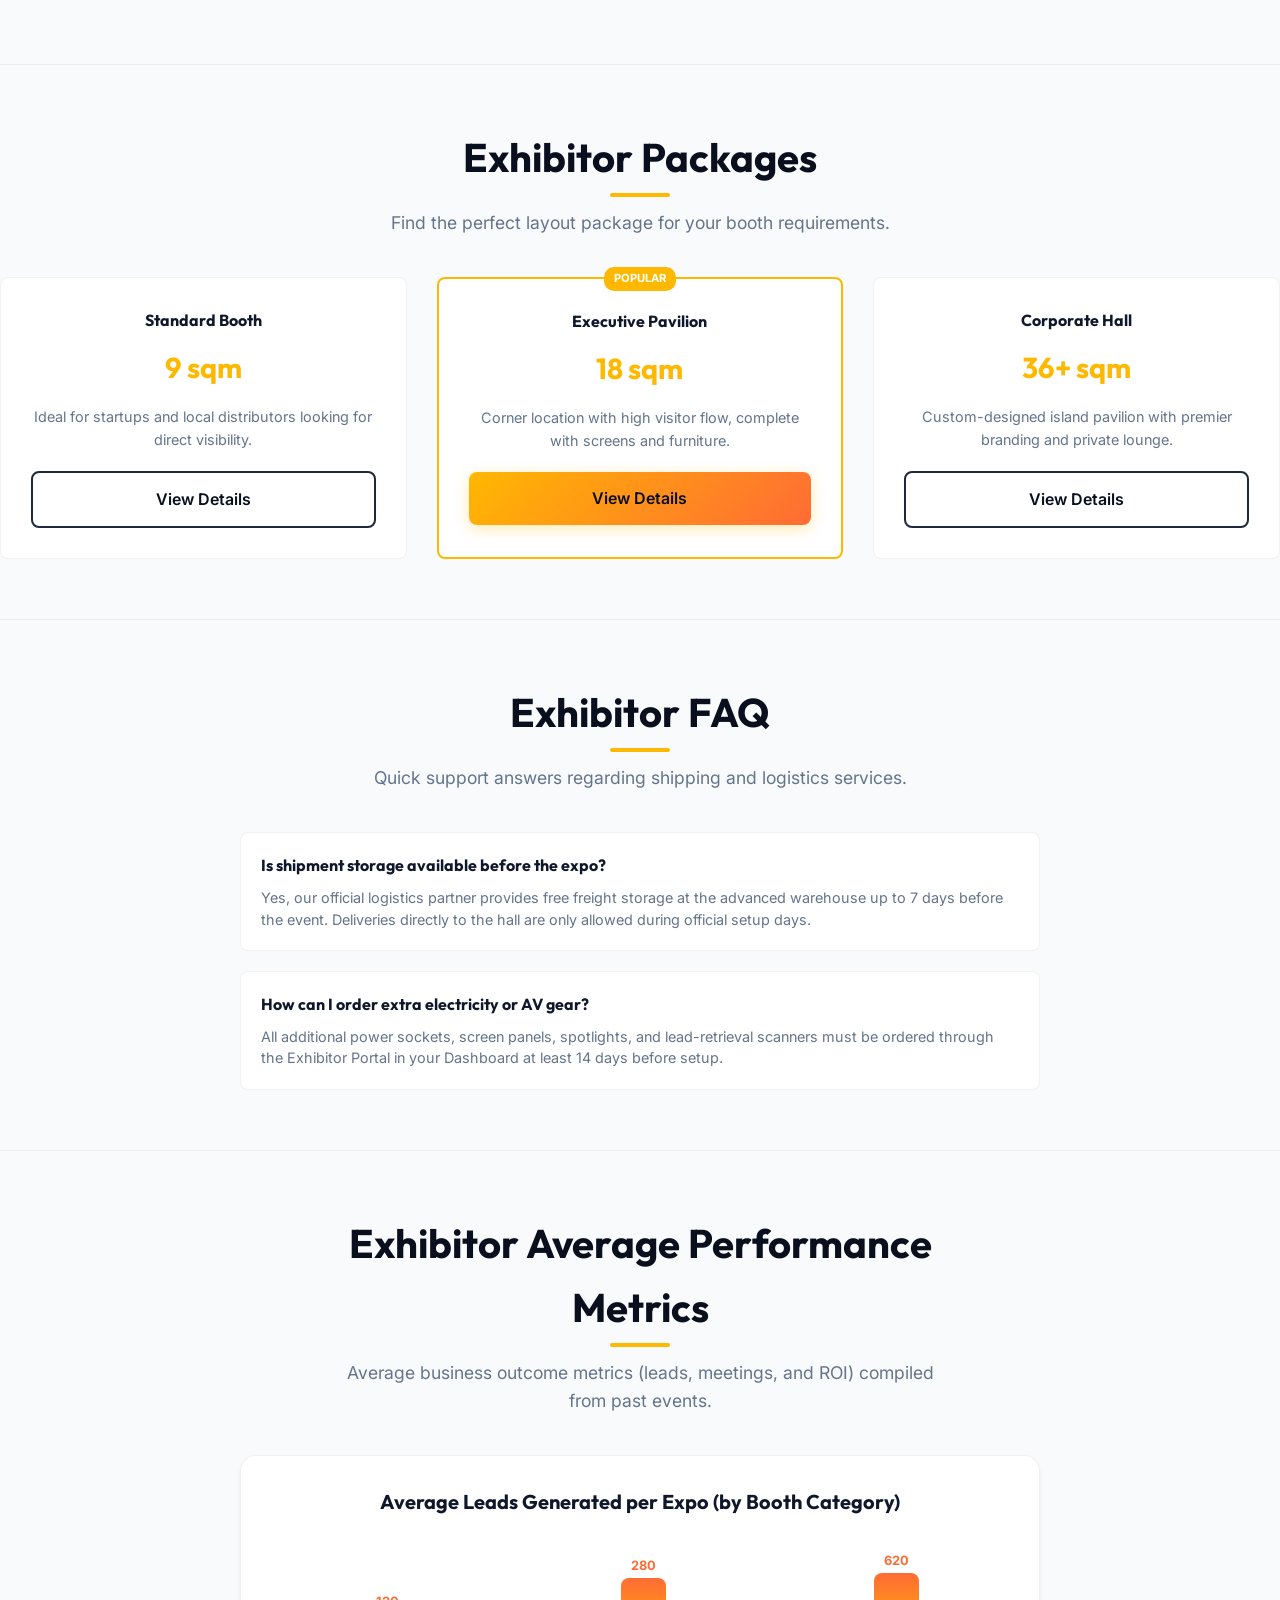
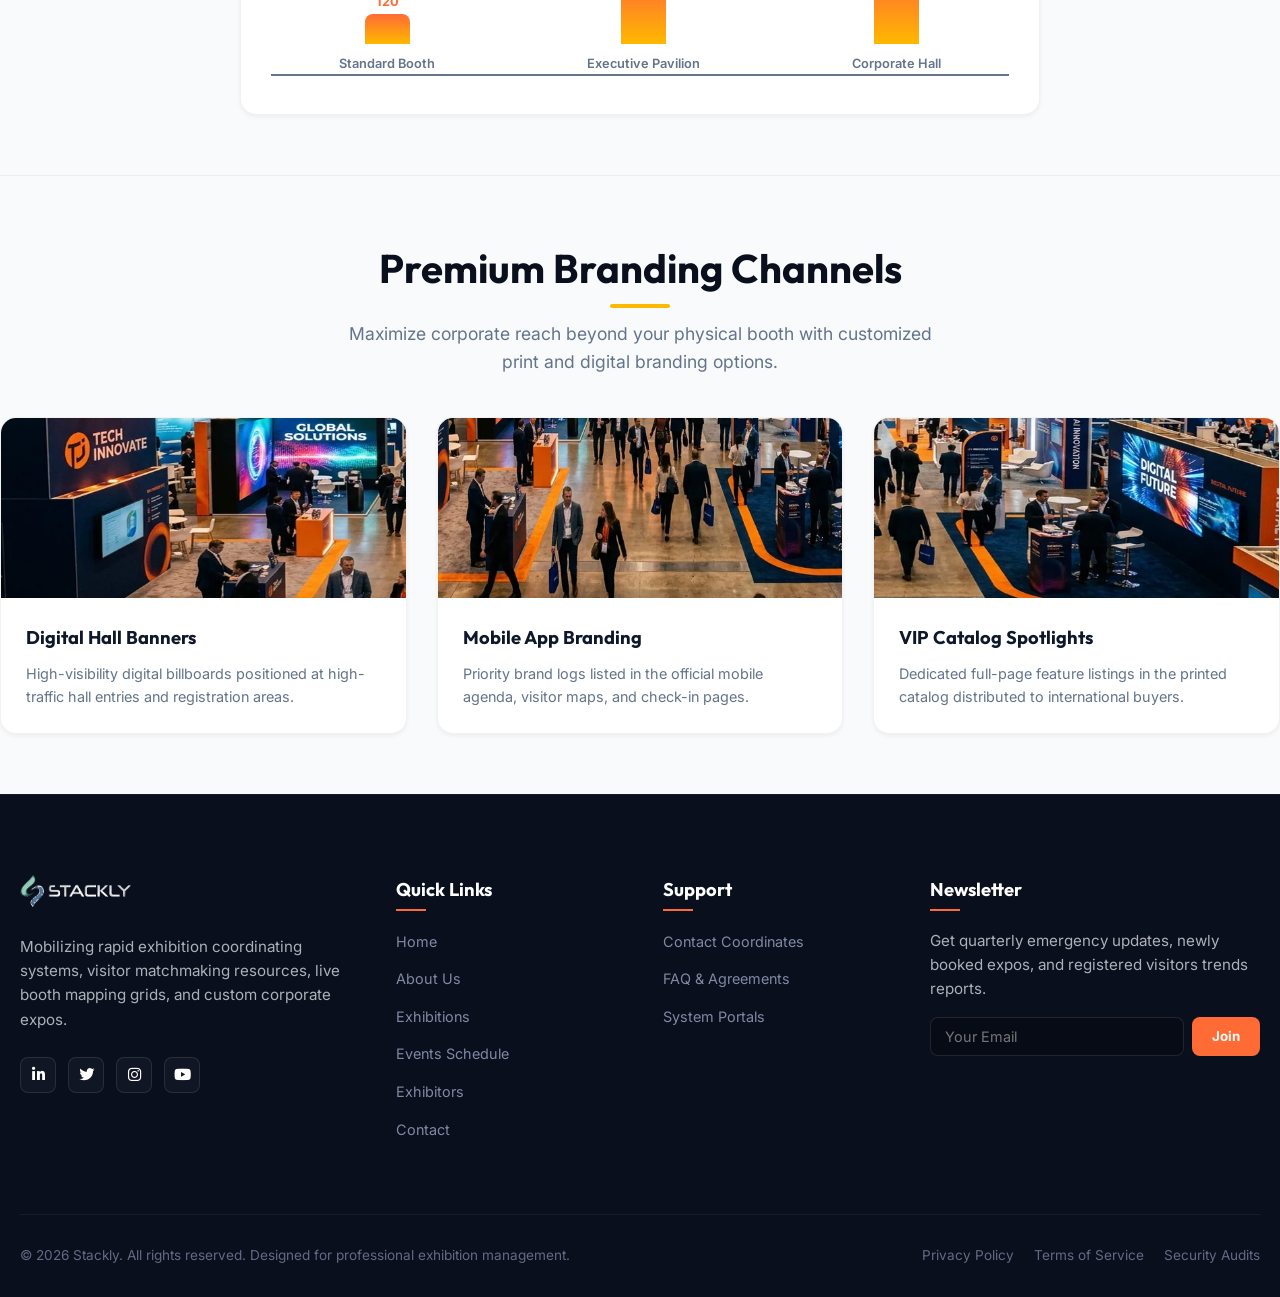
<file: exhibitors.html>
<!DOCTYPE html>
<html lang="en">
<head>
  <meta charset="UTF-8">
  <meta name="viewport" content="width=device-width, initial-scale=1.0">
  <title>Exhibitors Directory - Stackly Exhibition Platform</title>
  <meta name="description" content="Browse verified exhibitors, company profiles, and locate stall coordinates on the expo floor map.">
  <!-- Fonts & Styles -->
  <link rel="stylesheet" href="css/style.css?v=7.0">
  <link rel="stylesheet" href="https://cdnjs.cloudflare.com/ajax/libs/font-awesome/6.4.0/css/all.min.css">
  <style>
    .exhibitor-card-full {
      background-color: var(--bg-card-light);
      border-radius: var(--border-radius-md);
      box-shadow: var(--shadow-sm);
      border: 2px solid var(--accent-green) !important;
      padding: 30px;
      display: flex;
      flex-direction: column;
      justify-content: space-between;
      height: 100%;
      transition: var(--transition-smooth);
      outline: none !important;
    }
    
    .exhibitor-card-full:hover {
      transform: translateY(-5px);
      box-shadow: 0 10px 25px rgba(16, 185, 129, 0.25);
      border-color: var(--accent-gold) !important;
    }
    
    .exhibitor-header {
      display: flex;
      align-items: center;
      gap: 20px;
      margin-bottom: 20px;
    }
    
    .exhibitor-avatar-circle {
      width: 60px;
      height: 60px;
      border-radius: 50%;
      background: linear-gradient(135deg, rgba(255, 184, 0, 0.1), rgba(255, 107, 53, 0.1));
      display: flex;
      align-items: center;
      justify-content: center;
      font-family: var(--font-heading);
      font-weight: 800;
      color: var(--primary-dark);
      font-size: 1.5rem;
    }
    
    .exhibitor-title-meta h3 {
      font-size: 1.2rem;
      color: var(--primary-dark);
    }
    
    .exhibitor-industry-tag {
      font-size: 0.75rem;
      background-color: rgba(15, 23, 42, 0.05);
      padding: 2px 8px;
      border-radius: 10px;
      color: var(--text-muted);
      font-weight: 600;
    }
    
    .exhibitor-body p {
      font-size: 0.9rem;
      color: var(--text-muted);
      margin-bottom: 20px;
    }
    
    .exhibitor-footer-meta {
      display: flex;
      justify-content: space-between;
      align-items: center;
      border-top: 1px solid rgba(15, 23, 42, 0.05);
      padding-top: 15px;
    }
    
    .booth-number-tag {
      font-family: var(--font-heading);
      font-weight: 700;
      color: var(--accent-orange);
      font-size: 0.95rem;
    }
    
    @media (max-width: 768px) {
      .exhibitor-card-full {
        padding: 24px 20px !important;
      }
    }
  </style>
</head>
<body class="dark-nav">

  <!-- Sticky Navbar -->
  <nav class="navbar">
    <div class="container">
      <a href="index.html" class="logo-container">
        <img src="assets/images/logo.webp" alt="Stackly Logo" style="height: 32px; display: block;">
      </a>
            <ul class="nav-links">
        <!-- Mobile Drawer Header -->
        <li class="drawer-header">
          <img src="assets/images/logo.webp" alt="Stackly Logo">
          <button type="button" class="drawer-close" aria-label="Close Menu">
            <i class="fa-solid fa-xmark fa-xl"></i>
          </button>
        </li>
        <!-- Mobile Search -->
        <li class="drawer-search">
          <input type="text" placeholder="Search resources..." onkeyup="if(event.key === 'Enter') { window.location.href='exhibitions.html?q=' + this.value; }">
        </li>
        <li><a href="index.html">Home</a></li>
        <li><a href="about.html">About</a></li>
        <li><a href="exhibitions.html">Exhibitions</a></li>
        <li><a href="events.html">Events</a></li>
        <li><a href="exhibitors.html" class="active">Exhibitors</a></li>
        <li><a href="speakers.html">Speakers</a></li>
        <li><a href="contact.html">Contact</a></li>
                <li class="nav-actions-mobile">
          <a href="login.html" class="btn btn-outline">Login</a>
          <a href="registration.html" class="btn btn-primary">Register</a>
        </li>
        <!-- Mobile Contact Info -->
        <li class="drawer-contact-info">
          <h5>Contact Info</h5>
          <p><i class="fa-solid fa-phone"></i> +1 (555) 234-5678</p>
          <p><i class="fa-solid fa-envelope"></i> support@stackly.org</p>
          <p><i class="fa-solid fa-location-dot"></i> 451 Plaza Blvd, Suite 200, NY 10016</p>
        </li>
      </ul>
      <div class="nav-actions">
        <a href="login.html" class="btn btn-outline">Login</a>
        <a href="registration.html" class="btn btn-primary">Register</a>
      </div>
      <button class="hamburger" aria-label="Toggle menu">
        <span></span>
        <span></span>
        <span></span>
      </button>
    </div>
  </nav>

  <!-- Interior Banner -->
  <header class="interior-banner">
    <div class="container">
      <h1>Exhibitors Directory</h1>
      <div class="breadcrumbs">
        <a href="index.html">Home</a> / <span>Exhibitors</span>
      </div>
    </div>
  </header>

  <!-- Directory Section -->
  <section class="bg-light">
    <div class="container">
      
      <!-- Filter Inputs -->
      <div class="filtering-controls" style="grid-template-columns: 2fr 1fr; max-width: 800px; margin: 0 auto 50px auto;">
        <input type="text" id="search-exhibitors" class="filter-input" placeholder="Search exhibitors by company name...">
        <select id="filter-industry" class="filter-input">
          <option value="all">All Industries</option>
          <option value="software">Software & Tech</option>
          <option value="automotive">Automotive</option>
          <option value="healthcare">Healthcare</option>
          <option value="finance">Finance & Investment</option>
          <option value="art">Art & Media</option>
          <option value="manufacturing">Manufacturing</option>
        </select>
      </div>

      <!-- Exhibitors Grid -->
      <div class="grid-3">
        
        <!-- Card 1 -->
        <div class="exhibitor-card-full" data-industry="software">
          <div>
            <div class="exhibitor-header">
              <div class="exhibitor-avatar-circle" style="background: linear-gradient(135deg, #FFB800, #FF6B35);">NC</div>
              <div class="exhibitor-title-meta">
                <h3>Nexis Core</h3>
                <span class="exhibitor-industry-tag">Software & Tech</span>
              </div>
            </div>
            <div class="exhibitor-body">
              <p>Specializing in enterprise cloud architecture, quantum databases, and custom server infrastructure for scale startups.</p>
            </div>
          </div>
          <div class="exhibitor-footer-meta">
            <span class="booth-number-tag"><i class="fa-solid fa-store"></i> Booth A-101</span>
            <a href="404.html" class="btn btn-outline" style="padding: 6px 12px; font-size: 0.8rem;">Details</a>
          </div>
        </div>

        <!-- Card 2 -->
        <div class="exhibitor-card-full" data-industry="automotive">
          <div>
            <div class="exhibitor-header">
              <div class="exhibitor-avatar-circle" style="background: linear-gradient(135deg, #00b4d8, #10B981);">VT</div>
              <div class="exhibitor-title-meta">
                <h3>Veloct Auto</h3>
                <span class="exhibitor-industry-tag">Automotive</span>
              </div>
            </div>
            <div class="exhibitor-body">
              <p>Developing next-gen high-efficiency solid-state batteries and drive-train units for autonomous EV trucks and delivery vans.</p>
            </div>
          </div>
          <div class="exhibitor-footer-meta">
            <span class="booth-number-tag"><i class="fa-solid fa-store"></i> Booth B-204</span>
            <a href="404.html" class="btn btn-outline" style="padding: 6px 12px; font-size: 0.8rem;">Details</a>
          </div>
        </div>

        <!-- Card 3 -->
        <div class="exhibitor-card-full" data-industry="healthcare">
          <div>
            <div class="exhibitor-header">
              <div class="exhibitor-avatar-circle" style="background: linear-gradient(135deg, #EF4444, #F59E0B);">HL</div>
              <div class="exhibitor-title-meta">
                <h3>Helios Lab</h3>
                <span class="exhibitor-industry-tag">Healthcare</span>
              </div>
            </div>
            <div class="exhibitor-body">
              <p>Manufacturing remote telemetry diagnostic cuffs, heart-rate monitors, and autonomous micro-surgical tools.</p>
            </div>
          </div>
          <div class="exhibitor-footer-meta">
            <span class="booth-number-tag"><i class="fa-solid fa-store"></i> Booth C-302</span>
            <a href="404.html" class="btn btn-outline" style="padding: 6px 12px; font-size: 0.8rem;">Details</a>
          </div>
        </div>

        <!-- Card 4 -->
        <div class="exhibitor-card-full" data-industry="finance">
          <div>
            <div class="exhibitor-header">
              <div class="exhibitor-avatar-circle" style="background: linear-gradient(135deg, #6366F1, #EC4899);">AP</div>
              <div class="exhibitor-title-meta">
                <h3>Apex Capital</h3>
                <span class="exhibitor-industry-tag">Finance</span>
              </div>
            </div>
            <div class="exhibitor-body">
              <p>A venture capital syndicate matching funding requirements for promising seed-stage hardware and logistics startups.</p>
            </div>
          </div>
          <div class="exhibitor-footer-meta">
            <span class="booth-number-tag"><i class="fa-solid fa-store"></i> Booth A-105</span>
            <a href="404.html" class="btn btn-outline" style="padding: 6px 12px; font-size: 0.8rem;">Details</a>
          </div>
        </div>

        <!-- Card 5 -->
        <div class="exhibitor-card-full" data-industry="art">
          <div>
            <div class="exhibitor-header">
              <div class="exhibitor-avatar-circle" style="background: linear-gradient(135deg, #10B981, #3B82F6);">CV</div>
              <div class="exhibitor-title-meta">
                <h3>Canvas Media</h3>
                <span class="exhibitor-industry-tag">Art & Media</span>
              </div>
            </div>
            <div class="exhibitor-body">
              <p>Curating physical exhibitions of international abstract expressionists, oil painters, and modern canvas art curators.</p>
            </div>
          </div>
          <div class="exhibitor-footer-meta">
            <span class="booth-number-tag"><i class="fa-solid fa-store"></i> Booth D-112</span>
            <a href="404.html" class="btn btn-outline" style="padding: 6px 12px; font-size: 0.8rem;">Details</a>
          </div>
        </div>

        <!-- Card 6 -->
        <div class="exhibitor-card-full" data-industry="manufacturing">
          <div>
            <div class="exhibitor-header">
              <div class="exhibitor-avatar-circle" style="background: linear-gradient(135deg, #6B7280, #374151);">MP</div>
              <div class="exhibitor-title-meta">
                <h3>Midwest Power</h3>
                <span class="exhibitor-industry-tag">Manufacturing</span>
              </div>
            </div>
            <div class="exhibitor-body">
              <p>Distributing heavy-load assembly lasers, CNC cutters, aluminum casting chambers, and custom conveyor bearings.</p>
            </div>
          </div>
          <div class="exhibitor-footer-meta">
            <span class="booth-number-tag"><i class="fa-solid fa-store"></i> Booth E-102</span>
            <a href="404.html" class="btn btn-outline" style="padding: 6px 12px; font-size: 0.8rem;">Details</a>
          </div>
        </div>

        <!-- Card 7 -->
        <div class="exhibitor-card-full" data-industry="manufacturing">
          <div>
            <div class="exhibitor-header">
              <div class="exhibitor-avatar-circle" style="background: linear-gradient(135deg, #10B981, #3B82F6);">AD</div>
              <div class="exhibitor-title-meta">
                <h3>AeroDynamics Inc.</h3>
                <span class="exhibitor-industry-tag">Manufacturing</span>
              </div>
            </div>
            <div class="exhibitor-body">
              <p>Pioneering next-generation carbon-composite parts, smart drone assemblies, and heavy industrial machinery for civil and commercial flight sectors.</p>
            </div>
          </div>
          <div class="exhibitor-footer-meta">
            <span class="booth-number-tag"><i class="fa-solid fa-store"></i> Booth C-302</span>
            <a href="404.html" class="btn btn-outline" style="padding: 6px 12px; font-size: 0.8rem;">Details</a>
          </div>
        </div>

        <!-- Card 8 -->
        <div class="exhibitor-card-full" data-industry="finance">
          <div>
            <div class="exhibitor-header">
              <div class="exhibitor-avatar-circle" style="background: linear-gradient(135deg, #FF6B35, #E11D48);">VW</div>
              <div class="exhibitor-title-meta">
                <h3>Vanguard Wealth</h3>
                <span class="exhibitor-industry-tag">Finance & Investment</span>
              </div>
            </div>
            <div class="exhibitor-body">
              <p>Providing smart robo-advisory wealth management solutions, global investment banking assets, and micro-loan validation networks for digital trade companies.</p>
            </div>
          </div>
          <div class="exhibitor-footer-meta">
            <span class="booth-number-tag"><i class="fa-solid fa-store"></i> Booth B-205</span>
            <a href="404.html" class="btn btn-outline" style="padding: 6px 12px; font-size: 0.8rem;">Details</a>
          </div>
        </div>

        <!-- Card 9 -->
        <div class="exhibitor-card-full" data-industry="art">
          <div>
            <div class="exhibitor-header">
              <div class="exhibitor-avatar-circle" style="background: linear-gradient(135deg, #A855F7, #EC4899);">ZC</div>
              <div class="exhibitor-title-meta">
                <h3>Zenith Creative</h3>
                <span class="exhibitor-industry-tag">Art & Media</span>
              </div>
            </div>
            <div class="exhibitor-body">
              <p>Delivering virtual gallery exhibitions, high-fidelity UI design systems, and custom media workflows for modern production houses.</p>
            </div>
          </div>
          <div class="exhibitor-footer-meta">
            <span class="booth-number-tag"><i class="fa-solid fa-store"></i> Booth F-104</span>
            <a href="404.html" class="btn btn-outline" style="padding: 6px 12px; font-size: 0.8rem;">Details</a>
          </div>
        </div>

      </div>
    </div>
  </section>

  <!-- Footer -->
    <!-- Footer -->
  
  <!-- Section: Sponsor Packages -->
  <section class="bg-white" style="padding: 60px 0; border-top: 1px solid rgba(0,0,0,0.05);">
    <div class="container">
      <div class="section-header text-center" style="margin-bottom: 40px;">
        <h2>Exhibitor Packages</h2>
        <p style="max-width: 600px; margin: 0 auto; color: var(--text-muted);">Find the perfect layout package for your booth requirements.</p>
      </div>
      <div class="grid-3">
        <div class="card" style="padding: 30px; background-color: var(--white); border-radius: var(--border-radius-sm); border: 1px solid rgba(0,0,0,0.05); text-align: center;">
          <h4 style="margin-bottom: 10px; color: var(--color-primary);">Standard Booth</h4>
          <h3 style="font-size: 1.8rem; color: var(--accent-gold); margin-bottom: 15px;">9 sqm</h3>
          <p style="font-size: 0.9rem; color: var(--text-muted); margin-bottom: 20px;">Ideal for startups and local distributors looking for direct visibility.</p>
          <a href="404.html" class="btn btn-outline btn-sm" style="display: block;">View Details</a>
        </div>
        <div class="card" style="padding: 30px; background-color: var(--white); border-radius: var(--border-radius-sm); border: 2px solid var(--accent-gold); text-align: center; position: relative;">
          <span style="position: absolute; top: -12px; left: 50%; transform: translateX(-50%); background: var(--accent-gold); color: var(--white); font-size: 0.7rem; font-weight: 700; text-transform: uppercase; padding: 3px 10px; border-radius: 10px;">Popular</span>
          <h4 style="margin-bottom: 10px; color: var(--color-primary);">Executive Pavilion</h4>
          <h3 style="font-size: 1.8rem; color: var(--accent-gold); margin-bottom: 15px;">18 sqm</h3>
          <p style="font-size: 0.9rem; color: var(--text-muted); margin-bottom: 20px;">Corner location with high visitor flow, complete with screens and furniture.</p>
          <a href="404.html" class="btn btn-primary btn-sm" style="display: block;">View Details</a>
        </div>
        <div class="card" style="padding: 30px; background-color: var(--white); border-radius: var(--border-radius-sm); border: 1px solid rgba(0,0,0,0.05); text-align: center;">
          <h4 style="margin-bottom: 10px; color: var(--color-primary);">Corporate Hall</h4>
          <h3 style="font-size: 1.8rem; color: var(--accent-gold); margin-bottom: 15px;">36+ sqm</h3>
          <p style="font-size: 0.9rem; color: var(--text-muted); margin-bottom: 20px;">Custom-designed island pavilion with premier branding and private lounge.</p>
          <a href="404.html" class="btn btn-outline btn-sm" style="display: block;">View Details</a>
        </div>
      </div>
    </div>
  </section>

  <!-- Section: Exhibitor Support -->
  <section class="bg-light" style="padding: 60px 0; border-top: 1px solid rgba(0,0,0,0.05);">
    <div class="container">
      <div class="section-header text-center" style="margin-bottom: 40px;">
        <h2>Exhibitor FAQ</h2>
        <p style="max-width: 600px; margin: 0 auto; color: var(--text-muted);">Quick support answers regarding shipping and logistics services.</p>
      </div>
      <div style="max-width: 800px; margin: 0 auto; display: flex; flex-direction: column; gap: 20px;">
        <div style="background: var(--white); padding: 20px; border-radius: var(--border-radius-sm); border: 1px solid rgba(0,0,0,0.05);">
          <h4 style="margin-bottom: 8px; color: var(--color-primary);">Is shipment storage available before the expo?</h4>
          <p style="font-size: 0.9rem; color: var(--text-muted); line-height: 1.5;">Yes, our official logistics partner provides free freight storage at the advanced warehouse up to 7 days before the event. Deliveries directly to the hall are only allowed during official setup days.</p>
        </div>
        <div style="background: var(--white); padding: 20px; border-radius: var(--border-radius-sm); border: 1px solid rgba(0,0,0,0.05);">
          <h4 style="margin-bottom: 8px; color: var(--color-primary);">How can I order extra electricity or AV gear?</h4>
          <p style="font-size: 0.9rem; color: var(--text-muted); line-height: 1.5;">All additional power sockets, screen panels, spotlights, and lead-retrieval scanners must be ordered through the Exhibitor Portal in your Dashboard at least 14 days before setup.</p>
        </div>
      </div>
    </div>
  </section>

  
  <!-- Section: Exhibitor Performance Metrics -->
  <section class="bg-white" style="padding: 60px 0; border-top: 1px solid rgba(0,0,0,0.05);">
    <div class="container">
      <div class="section-header text-center" style="margin-bottom: 40px;">
        <h2>Exhibitor Average Performance Metrics</h2>
        <p style="max-width: 600px; margin: 0 auto; color: var(--text-muted);">Average business outcome metrics (leads, meetings, and ROI) compiled from past events.</p>
      </div>
      
      <div style="max-width: 800px; margin: 0 auto;" class="chart-container">
        <h3 class="chart-title" style="text-align: center; margin-bottom: 15px;">Average Leads Generated per Expo (by Booth Category)</h3>
        <div class="bar-chart-flex">
          <div class="bar-chart-column">
            <div class="bar-chart-pill" data-height="30%">
              <span class="bar-chart-val">120</span>
            </div>
            <span class="bar-chart-label">Standard Booth</span>
          </div>
          <div class="bar-chart-column">
            <div class="bar-chart-pill" data-height="65%">
              <span class="bar-chart-val">280</span>
            </div>
            <span class="bar-chart-label">Executive Pavilion</span>
          </div>
          <div class="bar-chart-column">
            <div class="bar-chart-pill" data-height="100%">
              <span class="bar-chart-val">620</span>
            </div>
            <span class="bar-chart-label">Corporate Hall</span>
          </div>
        </div>
      </div>
    </div>
  </section>

  
  <!-- Section: Branding Spotlight Modules -->
  <section class="bg-light" style="padding: 60px 0; border-top: 1px solid rgba(0,0,0,0.05);">
    <div class="container">
      <div class="section-header text-center" style="margin-bottom: 40px;">
        <h2>Premium Branding Channels</h2>
        <p style="max-width: 600px; margin: 0 auto; color: var(--text-muted);">Maximize corporate reach beyond your physical booth with customized print and digital branding options.</p>
      </div>
      <div class="grid-3">
        <div class="card module-card" style="background: var(--white); border-radius: var(--border-radius-md); overflow: hidden; border: 1px solid rgba(0,0,0,0.05); box-shadow: var(--shadow-sm); transition: var(--transition-smooth);">
          <img src="assets/images/tech_expo.webp" alt="Digital Hall Banners" style="width: 100%; height: 180px; object-fit: cover;">
          <div style="padding: 25px;">
            <h4 style="font-size: 1.15rem; margin-bottom: 10px; color: var(--text-dark);">Digital Hall Banners</h4>
            <p style="font-size: 0.9rem; color: var(--text-muted); line-height: 1.6;">High-visibility digital billboards positioned at high-traffic hall entries and registration areas.</p>
          </div>
        </div>
        <div class="card module-card" style="background: var(--white); border-radius: var(--border-radius-md); overflow: hidden; border: 1px solid rgba(0,0,0,0.05); box-shadow: var(--shadow-sm); transition: var(--transition-smooth);">
          <img src="assets/images/visitor_exp.webp" alt="Mobile App Logo Placement" style="width: 100%; height: 180px; object-fit: cover;">
          <div style="padding: 25px;">
            <h4 style="font-size: 1.15rem; margin-bottom: 10px; color: var(--text-dark);">Mobile App Branding</h4>
            <p style="font-size: 0.9rem; color: var(--text-muted); line-height: 1.6;">Priority brand logs listed in the official mobile agenda, visitor maps, and check-in pages.</p>
          </div>
        </div>
        <div class="card module-card" style="background: var(--white); border-radius: var(--border-radius-md); overflow: hidden; border: 1px solid rgba(0,0,0,0.05); box-shadow: var(--shadow-sm); transition: var(--transition-smooth);">
          <img src="assets/images/business_expo.webp" alt="VIP Catalog Spotlights" style="width: 100%; height: 180px; object-fit: cover;">
          <div style="padding: 25px;">
            <h4 style="font-size: 1.15rem; margin-bottom: 10px; color: var(--text-dark);">VIP Catalog Spotlights</h4>
            <p style="font-size: 0.9rem; color: var(--text-muted); line-height: 1.6;">Dedicated full-page feature listings in the printed catalog distributed to international buyers.</p>
          </div>
        </div>
      </div>
    </div>
  </section>

  <footer class="footer">
    <div class="container">
      <div class="footer-grid">
        <div class="footer-col">
          <div class="footer-logo">
            <a href="index.html" style="display: inline-block;">
              <img src="assets/images/logo.webp" alt="Stackly Logo" style="height: 32px; display: block;">
            </a>
          </div>
          <p class="footer-desc">Mobilizing rapid exhibition coordinating systems, visitor matchmaking resources, live booth mapping grids, and custom corporate expos.</p>
          <div class="social-links">
            <a href="404.html" class="social-link"><i class="fa-brands fa-linkedin-in"></i></a>
            <a href="404.html" class="social-link"><i class="fa-brands fa-twitter"></i></a>
            <a href="404.html" class="social-link"><i class="fa-brands fa-instagram"></i></a>
            <a href="404.html" class="social-link"><i class="fa-brands fa-youtube"></i></a>
          </div>
        </div>
        <div class="footer-col">
          <h3>Quick Links</h3>
          <ul class="footer-links">
            <li><a href="index.html">Home</a></li>
            <li><a href="about.html">About Us</a></li>
            <li><a href="exhibitions.html">Exhibitions</a></li>
            <li><a href="events.html">Events Schedule</a></li>
            <li><a href="exhibitors.html">Exhibitors</a></li>
            <li><a href="contact.html">Contact</a></li>
          </ul>
        </div>
        <div class="footer-col">
          <h3>Support</h3>
          <ul class="footer-links">
            <li><a href="contact.html">Contact Coordinates</a></li>
            <li><a href="about.html#faq">FAQ & Agreements</a></li>
            <li><a href="admin-dashboard.html">System Portals</a></li>
          </ul>
        </div>
        <div class="footer-col">
          <h3>Newsletter</h3>
          <p class="footer-desc" style="margin-bottom: 15px;">Get quarterly emergency updates, newly booked expos, and registered visitors trends reports.</p>
          <form class="footer-newsletter-form" onsubmit="event.preventDefault(); alert('Subscribed!'); this.reset();">
            <input type="email" class="footer-newsletter-input" placeholder="Your Email" required>
            <button type="submit" class="footer-newsletter-btn">Join</button>
          </form>
        </div>
      </div>
      <div class="footer-bottom">
        <p>&copy; 2026 Stackly. All rights reserved. Designed for professional exhibition management.</p>
        <div class="footer-bottom-links">
          <a href="404.html">Privacy Policy</a>
          <a href="404.html">Terms of Service</a>
          <a href="about.html#faq">Security Audits</a>
        </div>
      </div>
    </div>
  </footer>

  <!-- Scripts -->
  <script src="js/script.js?v=7.0"></script>
</body>
</html>
</file>
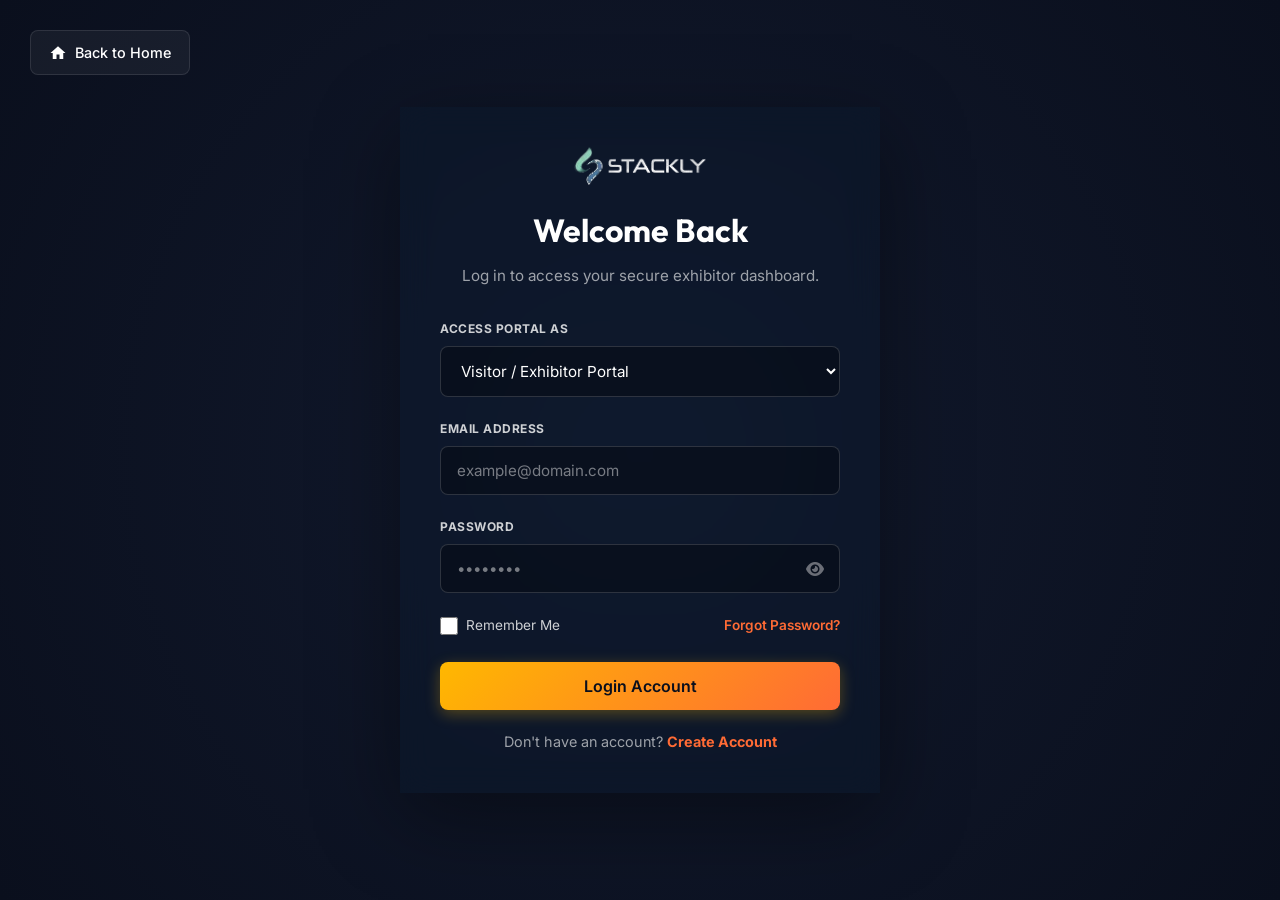
<file: login.html>
<!DOCTYPE html>
<html lang="en">
<head>
  <meta charset="UTF-8">
  <meta name="viewport" content="width=device-width, initial-scale=1.0">
  <title>Login - Stackly Exhibition Platform</title>
  <meta name="description" content="Access your Stackly profile, booked booth spaces, and registration entry tickets.">
  <!-- Fonts & Styles -->
  <link rel="stylesheet" href="css/style.css?v=7.0">
  <link rel="stylesheet" href="https://cdnjs.cloudflare.com/ajax/libs/font-awesome/6.4.0/css/all.min.css">
  <style>
    body.auth-page {
      background: radial-gradient(circle at center, var(--secondary-dark) 0%, var(--primary-dark) 100%);
      color: var(--white);
      min-height: 100vh;
      display: flex;
      justify-content: center;
      align-items: center;
      position: relative;
      padding: 60px 24px;
      margin: 0;
      font-family: var(--font-body);
      box-sizing: border-box;
    }

    .auth-card {
      width: 100%;
      max-width: 480px;
      background-color: rgba(18, 25, 45, 0.45);
      backdrop-filter: blur(16px);
      -webkit-backdrop-filter: blur(16px);
      box-shadow: 0 24px 80px rgba(0, 0, 0, 0.5);
      padding: 40px;
      border-radius: var(--border-radius-md);
      transition: var(--transition-smooth);
      border: 2px solid var(--accent-green) !important;
      box-sizing: border-box;
    }

    .auth-header {
      text-align: center;
      margin-bottom: 30px;
    }

    .auth-header img {
      height: 38px;
      width: auto;
      object-fit: contain;
      margin: 0 auto 20px;
      display: block;
    }

    .auth-header h2 {
      font-family: var(--font-heading);
      font-size: 1.8rem;
      font-weight: 700;
      margin-bottom: 8px;
      color: var(--white);
    }

    .auth-header p {
      color: rgba(255, 255, 255, 0.6);
      font-size: 0.95rem;
    }

    .back-to-home {
      position: absolute;
      top: 30px;
      left: 30px;
      background-color: rgba(255, 255, 255, 0.05);
      color: white;
      border: 1px solid rgba(255, 255, 255, 0.1);
      border-radius: var(--border-radius-sm);
      padding: 10px 18px;
      display: inline-flex;
      align-items: center;
      gap: 8px;
      font-size: 0.9rem;
      font-weight: 500;
      z-index: 100;
      transition: var(--transition-smooth);
      text-decoration: none;
    }

    .back-to-home:hover {
      background-color: rgba(255, 255, 255, 0.1);
      border-color: rgba(255, 255, 255, 0.25);
      transform: translateX(-3px);
    }

    .back-to-home svg {
      width: 18px;
      height: 18px;
      fill: currentColor;
    }

    .form-group {
      margin-bottom: 22px;
      position: relative;
    }

    .form-group label {
      display: block;
      font-weight: 700;
      font-size: 0.75rem !important;
      letter-spacing: 0.5px;
      text-transform: uppercase;
      margin-bottom: 8px;
      color: rgba(255, 255, 255, 0.8) !important;
    }

    .form-control {
      width: 100%;
      padding: 14px 16px;
      border-radius: var(--border-radius-sm) !important;
      border: 1px solid rgba(255, 255, 255, 0.15) !important;
      background-color: rgba(0, 0, 0, 0.3) !important;
      color: white !important;
      font-family: inherit;
      font-size: 0.95rem;
      transition: var(--transition-smooth);
      box-sizing: border-box;
    }

    .form-control:focus {
      border-color: var(--accent-green) !important;
      outline: none;
      box-shadow: 0 0 0 3px rgba(16, 185, 129, 0.25) !important;
    }

    .form-control::placeholder {
      color: rgba(255, 255, 255, 0.3);
    }

    .form-checkbox-group {
      display: flex;
      align-items: center;
      gap: 8px;
    }

    .form-checkbox-group label {
      color: rgba(255, 255, 255, 0.8);
      font-size: 0.85rem;
      cursor: pointer;
      user-select: none;
    }

    .password-input-wrapper {
      position: relative;
    }

    .password-toggle-icon {
      position: absolute;
      right: 16px;
      top: 50%;
      transform: translateY(-50%);
      cursor: pointer;
      color: rgba(255, 255, 255, 0.4);
      transition: var(--transition-smooth);
    }

    .password-toggle-icon:hover {
      color: var(--white);
    }

    .form-error {
      display: none;
      color: #EF4444;
      font-size: 0.8rem;
      margin-top: 6px;
    }

    .form-group.error .form-control {
      border-color: #EF4444 !important;
    }

    .form-group.error .form-error {
      display: block;
    }

    .form-row {
      display: grid;
      grid-template-columns: 1fr 1fr;
      gap: 15px;
    }

    @media (max-width: 768px) {
      body.auth-page {
        flex-direction: column;
        justify-content: flex-start;
        padding: 40px 20px;
      }

      .back-to-home {
        position: relative;
        top: 0;
        left: 0;
        margin: 0 auto 24px;
        display: inline-flex;
      }

      .auth-card {
        padding: 30px 20px;
      }

      .form-row {
        grid-template-columns: 1fr;
        gap: 0;
      }
    }
  </style>
</head>
<body class="auth-page">

  <!-- Back to Home Button in top left -->
  <a href="index.html" class="back-to-home" aria-label="Return to homepage">
    <svg viewBox="0 0 24 24" aria-hidden="true"><path d="M10 20v-6h4v6h5v-8h3L12 3 2 12h3v8z"/></svg>
    <span>Back to Home</span>
  </a>

  <!-- Center Auth Card -->
  <div class="auth-card">
    <div class="auth-header">
      <!-- Stackly Logo -->
      <img src="assets/images/logo.webp" alt="Stackly Logo">
      <h2>Welcome Back</h2>
      <p>Log in to access your secure exhibitor dashboard.</p>
    </div>

    <form id="login-form" novalidate>
      <div class="form-group">
        <label for="role-select">Access Portal As</label>
        <select id="role-select" class="form-control" required style="cursor: pointer;">
          <option value="visitor">Visitor / Exhibitor Portal</option>
          <option value="admin">System Administrator Portal</option>
        </select>
        <span class="form-error">Please select an access portal.</span>
      </div>

      <div class="form-group">
        <label for="login-email">Email Address</label>
        <input type="email" id="login-email" class="form-control" placeholder="example@domain.com" required>
        <span class="form-error">Please enter a valid email address.</span>
      </div>

      <div class="form-group">
        <label for="password">Password</label>
        <div class="password-input-wrapper">
          <input type="password" id="password" class="form-control" placeholder="••••••••" required>
          <i class="fa-solid fa-eye password-toggle-icon"></i>
        </div>
        <span class="form-error">Password must be at least 6 characters.</span>
      </div>

      <div style="display:flex; justify-content:space-between; align-items:center; margin-bottom: 25px;">
        <div class="form-checkbox-group">
          <input type="checkbox" id="remember-me">
          <label for="remember-me">Remember Me</label>
        </div>
        <a href="404.html" style="font-size:0.85rem; color:var(--accent-orange); font-weight:600; text-decoration:none;">Forgot Password?</a>
      </div>

      <button type="submit" class="btn btn-primary" style="width: 100%; margin-bottom: 20px;">Login Account</button>
      
      <div style="text-align:center; font-size:0.9rem; color:rgba(255,255,255,0.6);">
        Don't have an account? <a href="register.html" style="color:var(--accent-orange); font-weight:700; text-decoration:none;">Create Account</a>
      </div>
    </form>
  </div>

  <script src="js/script.js?v=7.0"></script>
</body>
</html>
</file>
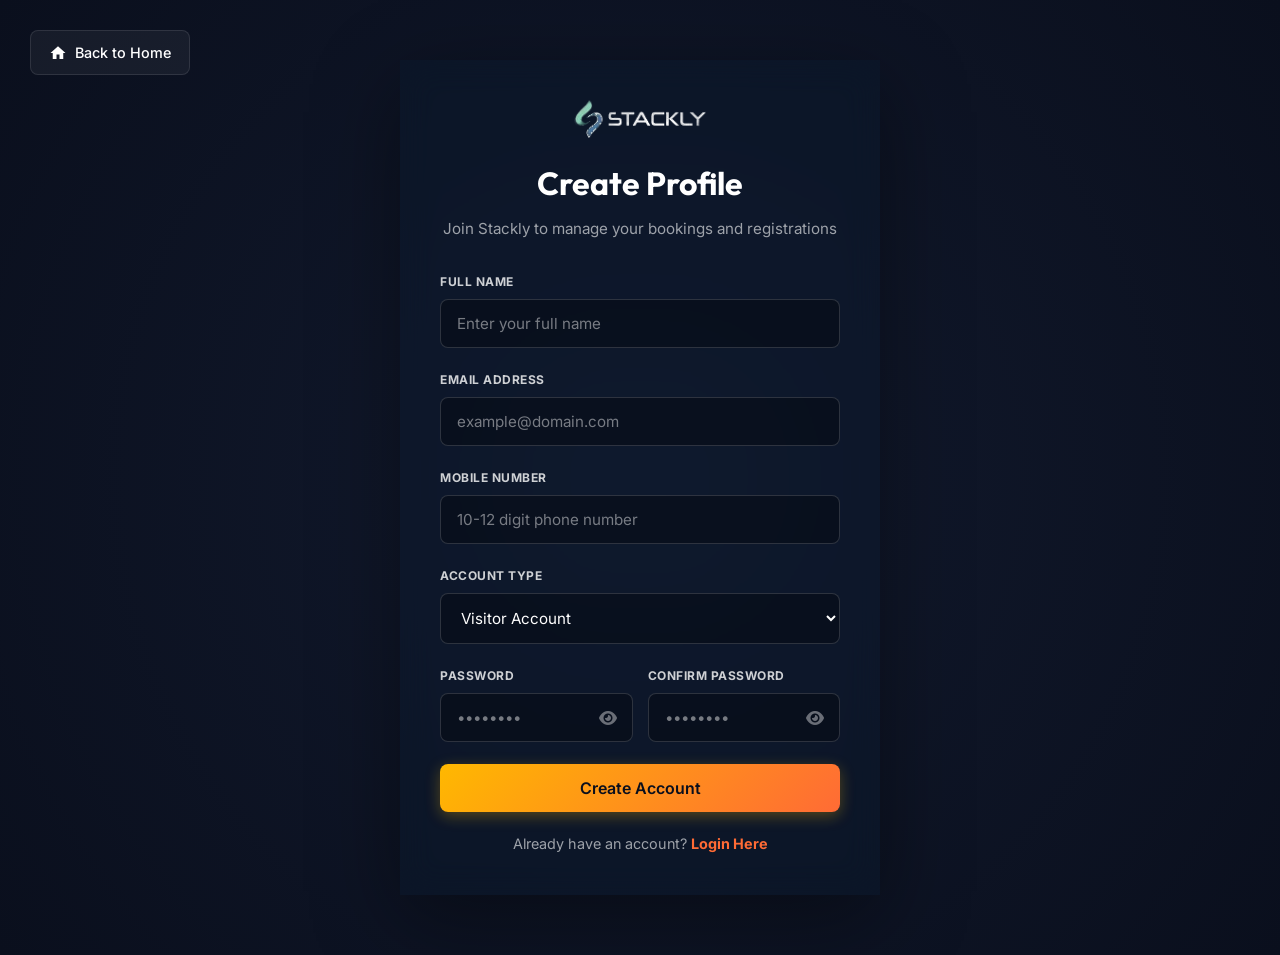
<file: register.html>
<!DOCTYPE html>
<html lang="en">
<head>
  <meta charset="UTF-8">
  <meta name="viewport" content="width=device-width, initial-scale=1.0">
  <title>Create Account - Stackly Exhibition Platform</title>
  <meta name="description" content="Create your Stackly profile to reserve tickets, book exhibition booths, or manage speaker listings.">
  <!-- Fonts & Styles -->
  <link rel="stylesheet" href="css/style.css?v=7.0">
  <link rel="stylesheet" href="https://cdnjs.cloudflare.com/ajax/libs/font-awesome/6.4.0/css/all.min.css">
  <style>
    body.auth-page {
      background: radial-gradient(circle at center, var(--secondary-dark) 0%, var(--primary-dark) 100%);
      color: var(--white);
      min-height: 100vh;
      display: flex;
      justify-content: center;
      align-items: center;
      position: relative;
      padding: 60px 24px;
      margin: 0;
      font-family: var(--font-body);
      box-sizing: border-box;
    }

    .auth-card {
      width: 100%;
      max-width: 500px;
      background-color: rgba(18, 25, 45, 0.45);
      backdrop-filter: blur(16px);
      -webkit-backdrop-filter: blur(16px);
      box-shadow: 0 24px 80px rgba(0, 0, 0, 0.5);
      padding: 40px;
      border-radius: var(--border-radius-md);
      transition: var(--transition-smooth);
      border: 2px solid var(--accent-green) !important;
      box-sizing: border-box;
    }

    .auth-header {
      text-align: center;
      margin-bottom: 30px;
    }

    .auth-header img {
      height: 38px;
      width: auto;
      object-fit: contain;
      margin: 0 auto 20px;
      display: block;
    }

    .auth-header h2 {
      font-family: var(--font-heading);
      font-size: 1.8rem;
      font-weight: 700;
      margin-bottom: 8px;
      color: var(--white);
    }

    .auth-header p {
      color: rgba(255, 255, 255, 0.6);
      font-size: 0.95rem;
    }

    .back-to-home {
      position: absolute;
      top: 30px;
      left: 30px;
      background-color: rgba(255, 255, 255, 0.05);
      color: white;
      border: 1px solid rgba(255, 255, 255, 0.1);
      border-radius: var(--border-radius-sm);
      padding: 10px 18px;
      display: inline-flex;
      align-items: center;
      gap: 8px;
      font-size: 0.9rem;
      font-weight: 500;
      z-index: 100;
      transition: var(--transition-smooth);
      text-decoration: none;
    }

    .back-to-home:hover {
      background-color: rgba(255, 255, 255, 0.1);
      border-color: rgba(255, 255, 255, 0.25);
      transform: translateX(-3px);
    }

    .back-to-home svg {
      width: 18px;
      height: 18px;
      fill: currentColor;
    }

    .form-group {
      margin-bottom: 22px;
      position: relative;
    }

    .form-group label {
      display: block;
      font-weight: 700;
      font-size: 0.75rem !important;
      letter-spacing: 0.5px;
      text-transform: uppercase;
      margin-bottom: 8px;
      color: rgba(255, 255, 255, 0.8) !important;
    }

    .form-control {
      width: 100%;
      padding: 14px 16px;
      border-radius: var(--border-radius-sm) !important;
      border: 1px solid rgba(255, 255, 255, 0.15) !important;
      background-color: rgba(0, 0, 0, 0.3) !important;
      color: white !important;
      font-family: inherit;
      font-size: 0.95rem;
      transition: var(--transition-smooth);
      box-sizing: border-box;
    }

    .form-control:focus {
      border-color: var(--accent-green) !important;
      outline: none;
      box-shadow: 0 0 0 3px rgba(16, 185, 129, 0.25) !important;
    }

    .form-control::placeholder {
      color: rgba(255, 255, 255, 0.3);
    }

    .password-input-wrapper {
      position: relative;
    }

    .password-toggle-icon {
      position: absolute;
      right: 16px;
      top: 50%;
      transform: translateY(-50%);
      cursor: pointer;
      color: rgba(255, 255, 255, 0.4);
      transition: var(--transition-smooth);
    }

    .password-toggle-icon:hover {
      color: var(--white);
    }

    .form-error {
      display: none;
      color: #EF4444;
      font-size: 0.8rem;
      margin-top: 6px;
    }

    .form-group.error .form-control {
      border-color: #EF4444 !important;
    }

    .form-group.error .form-error {
      display: block;
    }

    .form-row {
      display: grid;
      grid-template-columns: 1fr 1fr;
      gap: 15px;
    }

    @media (max-width: 768px) {
      body.auth-page {
        flex-direction: column;
        justify-content: flex-start;
        padding: 40px 20px;
      }

      .back-to-home {
        position: relative;
        top: 0;
        left: 0;
        margin: 0 auto 24px;
        display: inline-flex;
      }

      .auth-card {
        padding: 30px 20px;
      }

      .form-row {
        grid-template-columns: 1fr;
        gap: 0;
      }
    }
  </style>
</head>
<body class="auth-page">

  <!-- Back to Home Button in top left -->
  <a href="index.html" class="back-to-home" aria-label="Return to homepage">
    <svg viewBox="0 0 24 24" aria-hidden="true"><path d="M10 20v-6h4v6h5v-8h3L12 3 2 12h3v8z"/></svg>
    <span>Back to Home</span>
  </a>

  <!-- Center Auth Card -->
  <div class="auth-card">
    <div class="auth-header">
      <!-- Stackly Logo -->
      <img src="assets/images/logo.webp" alt="Stackly Logo">
      <h2>Create Profile</h2>
      <p>Join Stackly to manage your bookings and registrations</p>
    </div>

    <form id="register-form" novalidate>
      <div class="form-group">
        <label for="reg-name">Full Name</label>
        <input type="text" id="reg-name" class="form-control" placeholder="Enter your full name" required>
        <span class="form-error">Please enter letters and spaces only.</span>
      </div>

      <div class="form-group">
        <label for="reg-email">Email Address</label>
        <input type="email" id="reg-email" class="form-control" placeholder="example@domain.com" required>
        <span class="form-error">Please enter a valid email address.</span>
      </div>

      <div class="form-group">
        <label for="reg-phone">Mobile Number</label>
        <input type="tel" id="reg-phone" class="form-control" placeholder="10-12 digit phone number" required>
        <span class="form-error">Numbers only. Must be between 10 to 12 digits.</span>
      </div>

      <div class="form-group">
        <label for="reg-type">Account Type</label>
        <select id="reg-type" class="form-control" required style="cursor: pointer;">
          <option value="visitor">Visitor Account</option>
          <option value="exhibitor">Exhibitor Account</option>
        </select>
        <span class="form-error">Please select an account type.</span>
      </div>

      <div class="form-row">
        <div class="form-group">
          <label for="reg-password">Password</label>
          <div class="password-input-wrapper">
            <input type="password" id="reg-password" class="form-control" placeholder="••••••••" required>
            <i class="fa-solid fa-eye password-toggle-icon"></i>
          </div>
          <span class="form-error">Must be at least 6 characters.</span>
        </div>
        <div class="form-group">
          <label for="confirm-password">Confirm Password</label>
          <div class="password-input-wrapper">
            <input type="password" id="confirm-password" class="form-control" placeholder="••••••••" required>
            <i class="fa-solid fa-eye password-toggle-icon"></i>
          </div>
          <span class="form-error">Passwords do not match.</span>
        </div>
      </div>

      <button type="submit" class="btn btn-primary" style="width: 100%; margin-bottom: 20px;">Create Account</button>
      
      <div style="text-align:center; font-size:0.9rem; color:rgba(255,255,255,0.6);">
        Already have an account? <a href="login.html" style="color:var(--accent-orange); font-weight:700; text-decoration:none;">Login Here</a>
      </div>
    </form>
  </div>

  <script src="js/script.js?v=7.0"></script>
</body>
</html>
</file>
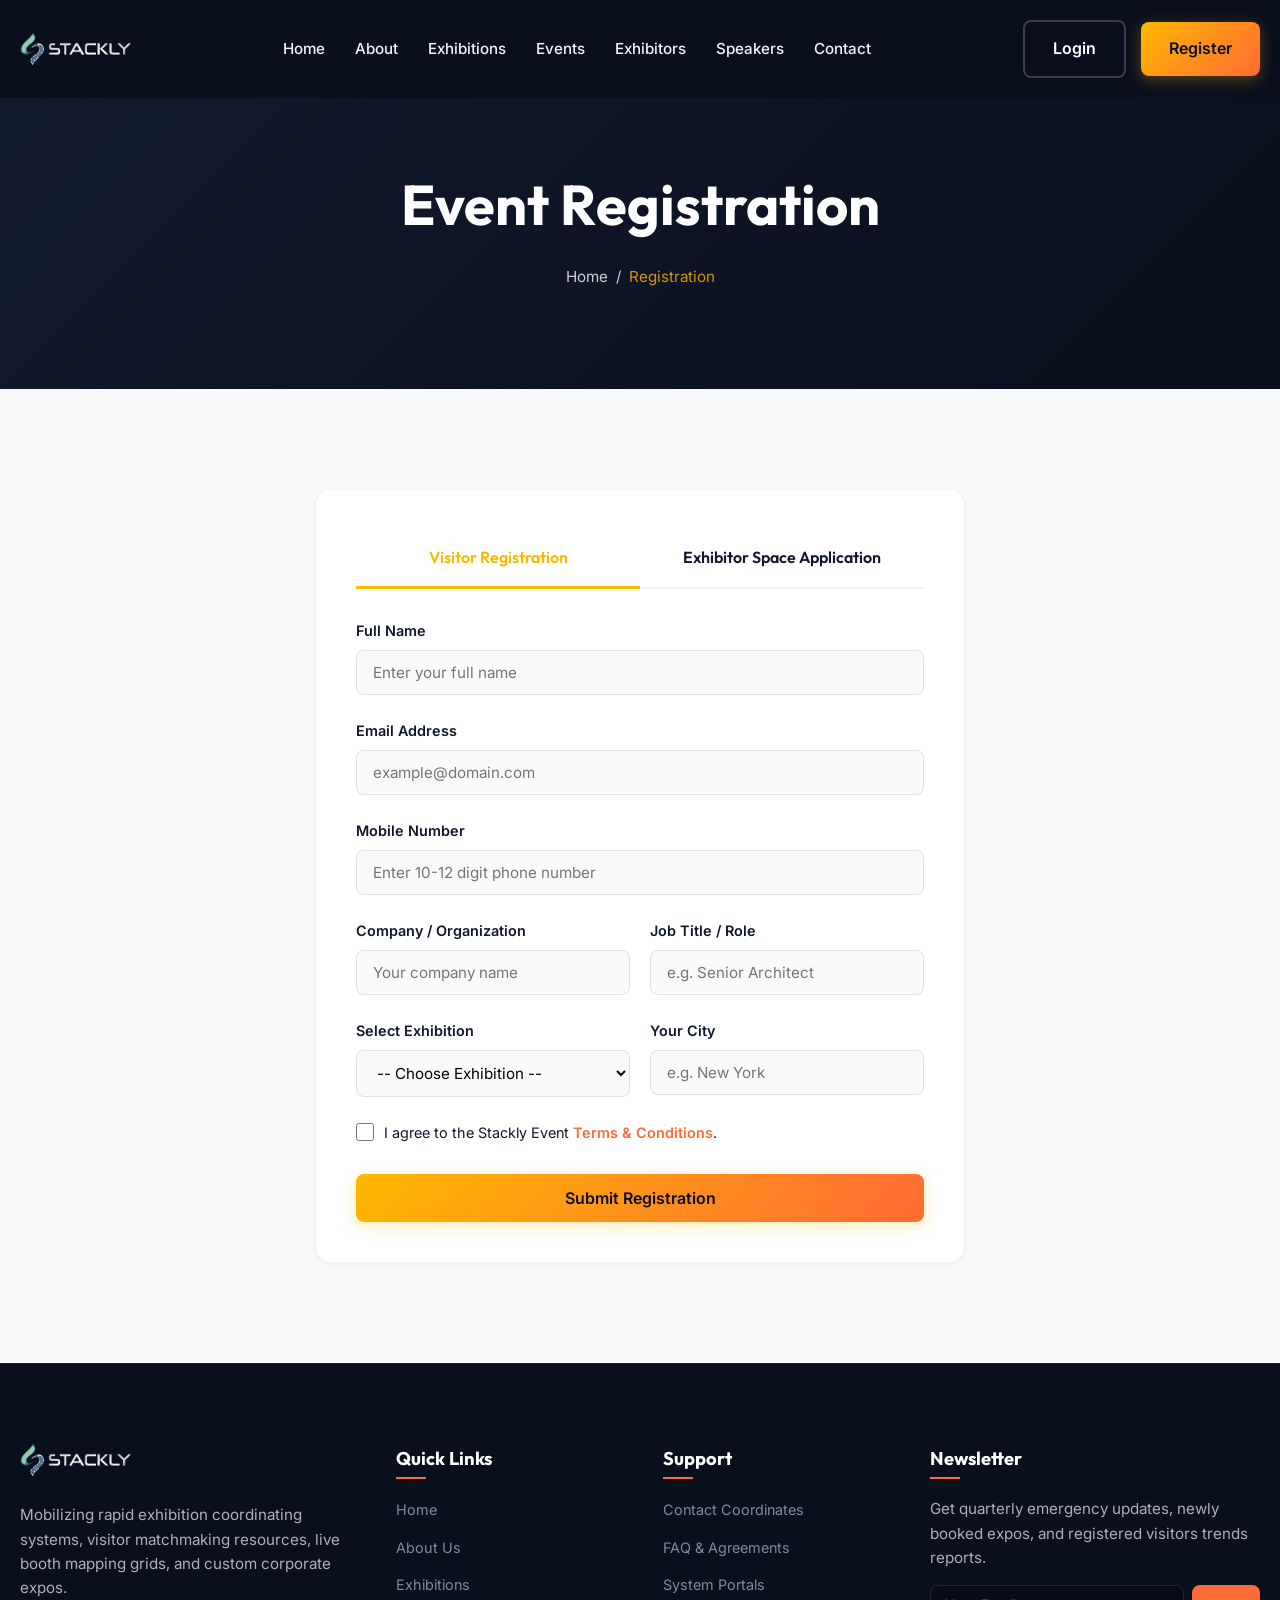
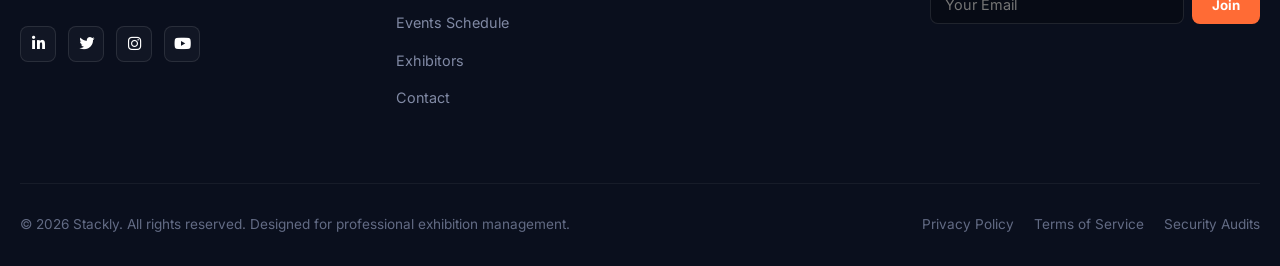
<file: registration.html>
<!DOCTYPE html>
<html lang="en">
<head>
  <meta charset="UTF-8">
  <meta name="viewport" content="width=device-width, initial-scale=1.0">
  <title>Event Registration - Stackly Exhibition Platform</title>
  <meta name="description" content="Register as a visitor or apply as an exhibitor for upcoming global exhibitions.">
  <!-- Fonts & Styles -->
  <link rel="stylesheet" href="css/style.css?v=7.0">
  <link rel="stylesheet" href="https://cdnjs.cloudflare.com/ajax/libs/font-awesome/6.4.0/css/all.min.css">
</head>
<body class="dark-nav">

  <!-- Sticky Navbar -->
  <nav class="navbar">
    <div class="container">
      <a href="index.html" class="logo-container">
        <img src="assets/images/logo.webp" alt="Stackly Logo" style="height: 32px; display: block;">
      </a>
            <ul class="nav-links">
        <!-- Mobile Drawer Header -->
        <li class="drawer-header">
          <img src="assets/images/logo.webp" alt="Stackly Logo">
          <button type="button" class="drawer-close" aria-label="Close Menu">
            <i class="fa-solid fa-xmark fa-xl"></i>
          </button>
        </li>
        <!-- Mobile Search -->
        <li class="drawer-search">
          <input type="text" placeholder="Search resources..." onkeyup="if(event.key === 'Enter') { window.location.href='exhibitions.html?q=' + this.value; }">
        </li>
        <li><a href="index.html">Home</a></li>
        <li><a href="about.html">About</a></li>
        <li><a href="exhibitions.html">Exhibitions</a></li>
        <li><a href="events.html">Events</a></li>
        <li><a href="exhibitors.html">Exhibitors</a></li>
        <li><a href="speakers.html">Speakers</a></li>
        <li><a href="contact.html">Contact</a></li>
                <li class="nav-actions-mobile">
          <a href="login.html" class="btn btn-outline">Login</a>
          <a href="registration.html" class="btn btn-primary">Register</a>
        </li>
        <!-- Mobile Contact Info -->
        <li class="drawer-contact-info">
          <h5>Contact Info</h5>
          <p><i class="fa-solid fa-phone"></i> +1 (555) 234-5678</p>
          <p><i class="fa-solid fa-envelope"></i> support@stackly.org</p>
          <p><i class="fa-solid fa-location-dot"></i> 451 Plaza Blvd, Suite 200, NY 10016</p>
        </li>
      </ul>
      <div class="nav-actions">
        <a href="login.html" class="btn btn-outline">Login</a>
        <a href="registration.html" class="btn btn-primary">Register</a>
      </div>
      <button class="hamburger" aria-label="Toggle menu">
        <span></span>
        <span></span>
        <span></span>
      </button>
    </div>
  </nav>

  <!-- Interior Banner -->
  <header class="interior-banner">
    <div class="container">
      <h1>Event Registration</h1>
      <div class="breadcrumbs">
        <a href="index.html">Home</a> / <span>Registration</span>
      </div>
    </div>
  </header>

  <!-- Registration Form Section -->
  <section class="bg-light">
    <div class="container">
      <div class="form-card">
        
        <!-- Tabs -->
        <div class="form-tabs">
          <div id="tab-visitor" class="form-tab active">Visitor Registration</div>
          <div id="tab-exhibitor" class="form-tab">Exhibitor Space Application</div>
        </div>

        <!-- Master Form -->
        <form id="registration-form" novalidate>
          
          <!-- Visitor Group Fields -->
          <div id="form-visitor-group">
            <div class="form-group">
              <label for="visitor-name">Full Name</label>
              <input type="text" id="visitor-name" name="visitor_name" class="form-control" placeholder="Enter your full name" required>
              <span class="form-error">Please enter letters and spaces only.</span>
            </div>
            
            <div class="form-group">
              <label for="visitor-email">Email Address</label>
              <input type="email" id="visitor-email" name="visitor_email" class="form-control" placeholder="example@domain.com" required>
              <span class="form-error">Please enter a valid email address.</span>
            </div>

            <div class="form-group">
              <label for="visitor-phone">Mobile Number</label>
              <input type="tel" id="visitor-phone" name="visitor_phone" class="form-control" placeholder="Enter 10-12 digit phone number" required>
              <span class="form-error">Numbers only. Must be between 10 to 12 digits.</span>
            </div>

            <div class="form-row">
              <div class="form-group">
                <label for="visitor-company">Company / Organization</label>
                <input type="text" id="visitor-company" name="visitor_company" class="form-control" placeholder="Your company name" required>
                <span class="form-error">Invalid company name format.</span>
              </div>
              <div class="form-group">
                <label for="visitor-role">Job Title / Role</label>
                <input type="text" id="visitor-role" name="visitor_role" class="form-control" placeholder="e.g. Senior Architect" required>
                <span class="form-error">This field is required.</span>
              </div>
            </div>

            <div class="form-row">
              <div class="form-group">
                <label for="visitor-expo">Select Exhibition</label>
                <select id="visitor-expo" name="visitor_expo" class="form-control" required>
                  <option value="">-- Choose Exhibition --</option>
                  <option value="tech">TechInnovate Global Expo 2026</option>
                  <option value="business">Global Business Summit 2026</option>
                  <option value="art">Contemporary Art & Canvas 2026</option>
                  <option value="auto">NextGen Auto Show 2026</option>
                </select>
                <span class="form-error">Please select an exhibition.</span>
              </div>
              <div class="form-group">
                <label for="visitor-city">Your City</label>
                <input type="text" id="visitor-city" name="visitor_city" class="form-control" placeholder="e.g. New York" required>
                <span class="form-error">Letters and spaces only.</span>
              </div>
            </div>
          </div>

          <!-- Exhibitor Group Fields (Hidden by default in CSS, toggled by JS) -->
          <div id="form-exhibitor-group" style="display: none;">
            <div class="form-group">
              <label for="exhibitor-company">Company Name</label>
              <input type="text" id="exhibitor-company" name="exhibitor_company" class="form-control" placeholder="Registered business name">
              <span class="form-error">Invalid company name format.</span>
            </div>

            <div class="form-group">
              <label for="exhibitor-name">Contact Person (Full Name)</label>
              <input type="text" id="exhibitor-name" name="exhibitor_name" class="form-control" placeholder="Full name of representative">
              <span class="form-error">Please enter letters and spaces only.</span>
            </div>

            <div class="form-row">
              <div class="form-group">
                <label for="exhibitor-email">Business Email</label>
                <input type="email" id="exhibitor-email" name="exhibitor_email" class="form-control" placeholder="corporate@company.com">
                <span class="form-error">Please enter a valid email address.</span>
              </div>
              <div class="form-group">
                <label for="exhibitor-phone">Mobile / Tel</label>
                <input type="tel" id="exhibitor-phone" name="exhibitor_phone" class="form-control" placeholder="10-12 digit phone number">
                <span class="form-error">Numbers only. Must be between 10 to 12 digits.</span>
              </div>
            </div>

            <div class="form-row">
              <div class="form-group">
                <label for="exhibitor-industry">Industry Segment</label>
                <select id="exhibitor-industry" name="exhibitor_industry" class="form-control">
                  <option value="">-- Select Industry --</option>
                  <option value="software">Software & IT</option>
                  <option value="automotive">Automotive</option>
                  <option value="healthcare">Healthcare & Medicine</option>
                  <option value="finance">Finance & Capital</option>
                  <option value="art">Fine Arts & Design</option>
                  <option value="industrial">Heavy Machinery & Power</option>
                </select>
                <span class="form-error">Please select your industry.</span>
              </div>
              <div class="form-group">
                <label for="exhibitor-expo">Target Exhibition</label>
                <select id="exhibitor-expo" name="exhibitor_expo" class="form-control">
                  <option value="">-- Choose Exhibition --</option>
                  <option value="tech">TechInnovate Global Expo 2026</option>
                  <option value="business">Global Business Summit 2026</option>
                  <option value="art">Contemporary Art & Canvas 2026</option>
                  <option value="auto">NextGen Auto Show 2026</option>
                </select>
                <span class="form-error">Please select an exhibition.</span>
              </div>
            </div>

            <div class="form-group">
              <label for="exhibitor-booth">Booth Stall Requirement</label>
              <select id="exhibitor-booth" name="exhibitor_booth" class="form-control">
                <option value="">-- Select Booth Configuration --</option>
                <option value="standard">Standard Stall (3m x 3m)</option>
                <option value="premium">Premium Corner Stall (3m x 6m)</option>
                <option value="island">Island Pavilion (6m x 6m)</option>
              </select>
              <span class="form-error">Please select a booth requirement.</span>
            </div>

            <div class="form-group">
              <label for="exhibitor-desc">Company Description & Display Pitch</label>
              <textarea id="exhibitor-desc" name="exhibitor_desc" class="form-control" rows="5" placeholder="Briefly describe what your company will display at the booth"></textarea>
              <span class="form-error">This field is required.</span>
            </div>
          </div>

          <div class="form-checkbox-group" style="margin-bottom: 30px;">
            <input type="checkbox" id="terms-agree" required>
            <label for="terms-agree">I agree to the Stackly Event <a href="404.html" style="color:var(--accent-orange); font-weight:600;">Terms & Conditions</a>.</label>
          </div>

          <button type="submit" class="btn btn-primary" style="width: 100%;">Submit Registration</button>
        </form>

      </div>
    </div>
  </section>

  <!-- Footer -->
    <!-- Footer -->
  <footer class="footer">
    <div class="container">
      <div class="footer-grid">
        <div class="footer-col">
          <div class="footer-logo">
            <a href="index.html" style="display: inline-block;">
              <img src="assets/images/logo.webp" alt="Stackly Logo" style="height: 32px; display: block;">
            </a>
          </div>
          <p class="footer-desc">Mobilizing rapid exhibition coordinating systems, visitor matchmaking resources, live booth mapping grids, and custom corporate expos.</p>
          <div class="social-links">
            <a href="404.html" class="social-link"><i class="fa-brands fa-linkedin-in"></i></a>
            <a href="404.html" class="social-link"><i class="fa-brands fa-twitter"></i></a>
            <a href="404.html" class="social-link"><i class="fa-brands fa-instagram"></i></a>
            <a href="404.html" class="social-link"><i class="fa-brands fa-youtube"></i></a>
          </div>
        </div>
        <div class="footer-col">
          <h3>Quick Links</h3>
          <ul class="footer-links">
            <li><a href="index.html">Home</a></li>
            <li><a href="about.html">About Us</a></li>
            <li><a href="exhibitions.html">Exhibitions</a></li>
            <li><a href="events.html">Events Schedule</a></li>
            <li><a href="exhibitors.html">Exhibitors</a></li>
            <li><a href="contact.html">Contact</a></li>
          </ul>
        </div>
        <div class="footer-col">
          <h3>Support</h3>
          <ul class="footer-links">
            <li><a href="contact.html">Contact Coordinates</a></li>
            <li><a href="about.html#faq">FAQ & Agreements</a></li>
            <li><a href="admin-dashboard.html">System Portals</a></li>
          </ul>
        </div>
        <div class="footer-col">
          <h3>Newsletter</h3>
          <p class="footer-desc" style="margin-bottom: 15px;">Get quarterly emergency updates, newly booked expos, and registered visitors trends reports.</p>
          <form class="footer-newsletter-form" onsubmit="event.preventDefault(); alert('Subscribed!'); this.reset();">
            <input type="email" class="footer-newsletter-input" placeholder="Your Email" required>
            <button type="submit" class="footer-newsletter-btn">Join</button>
          </form>
        </div>
      </div>
      <div class="footer-bottom">
        <p>&copy; 2026 Stackly. All rights reserved. Designed for professional exhibition management.</p>
        <div class="footer-bottom-links">
          <a href="404.html">Privacy Policy</a>
          <a href="404.html">Terms of Service</a>
          <a href="about.html#faq">Security Audits</a>
        </div>
      </div>
    </div>
  </footer>

  <!-- Scripts -->
  <script src="js/script.js?v=7.0"></script>
  <script>
    // Handle tab-based queries if coming with ?tab=exhibitor
    const urlParams = new URLSearchParams(window.location.search);
    const tabParam = urlParams.get('tab');
    if (tabParam === 'exhibitor') {
      const exhibTab = document.getElementById('tab-exhibitor');
      if (exhibTab) exhibTab.click();
    }
  </script>
</body>
</html>
</file>
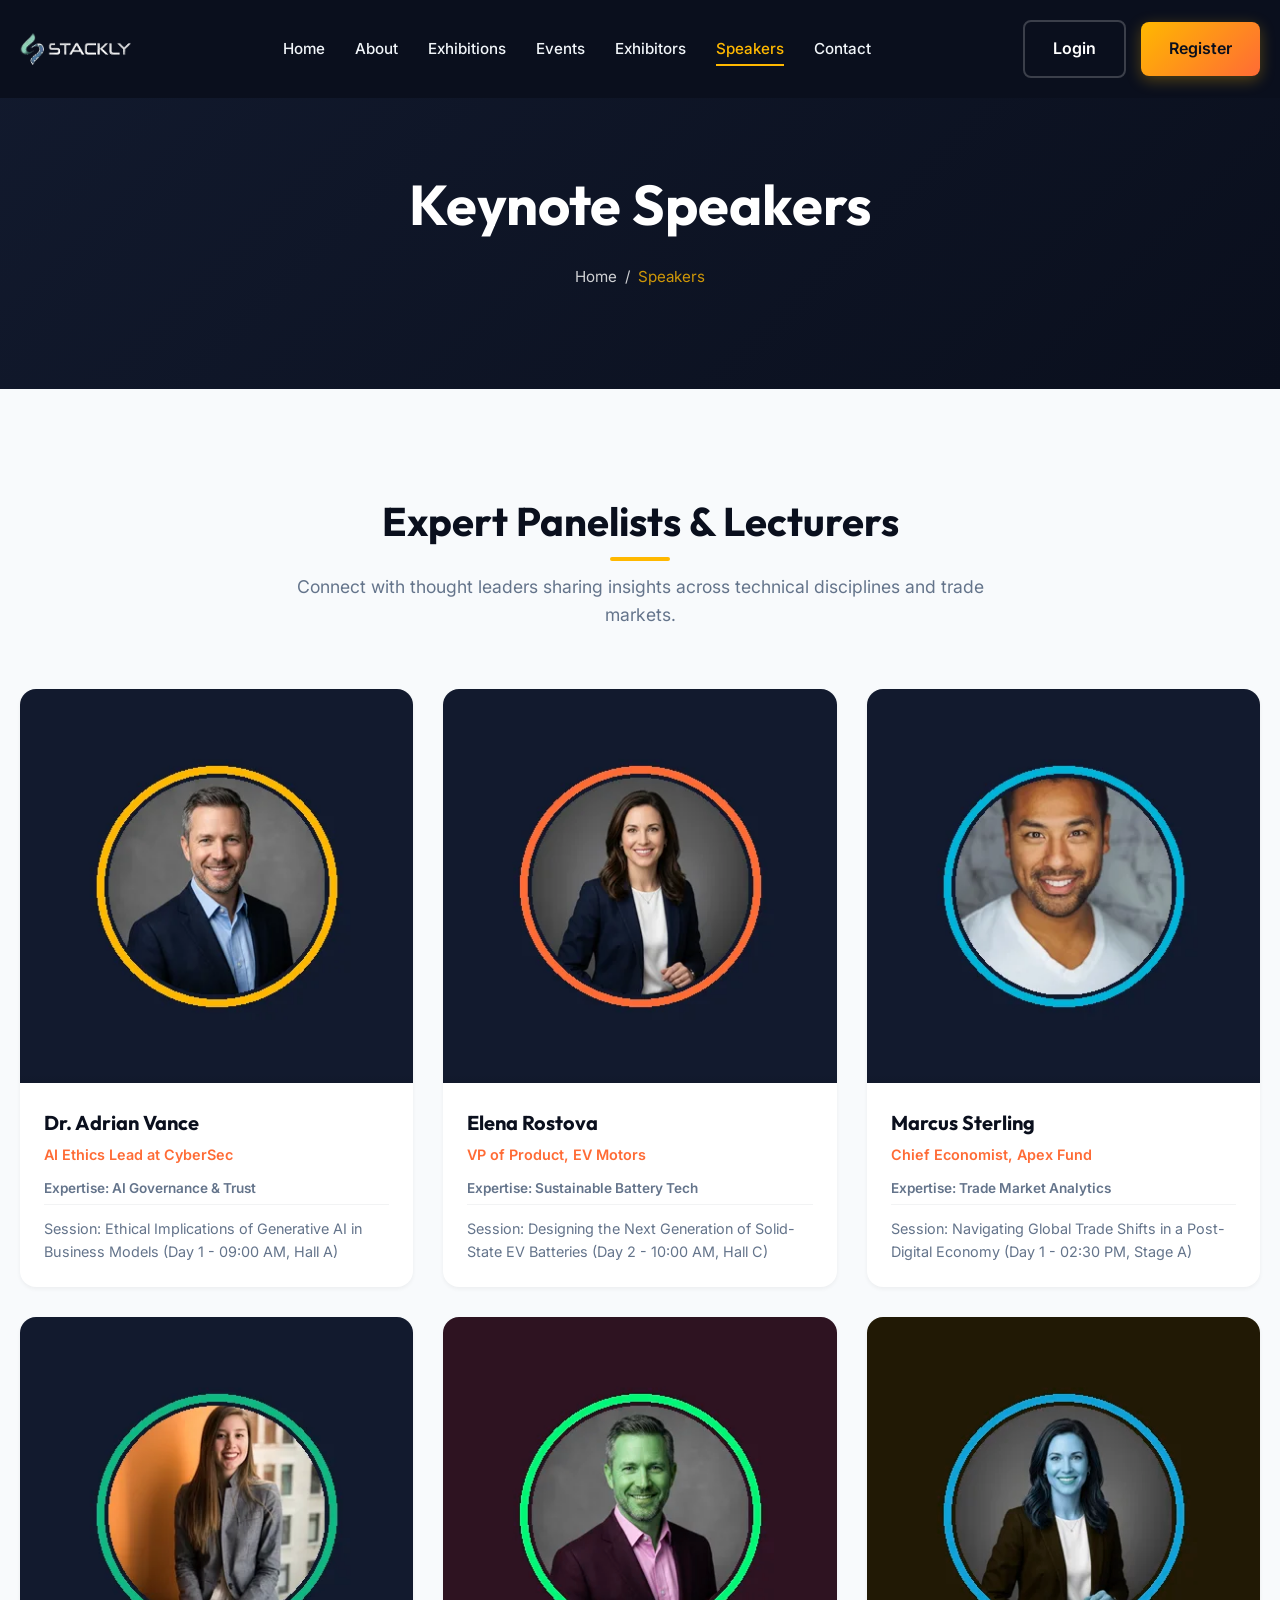
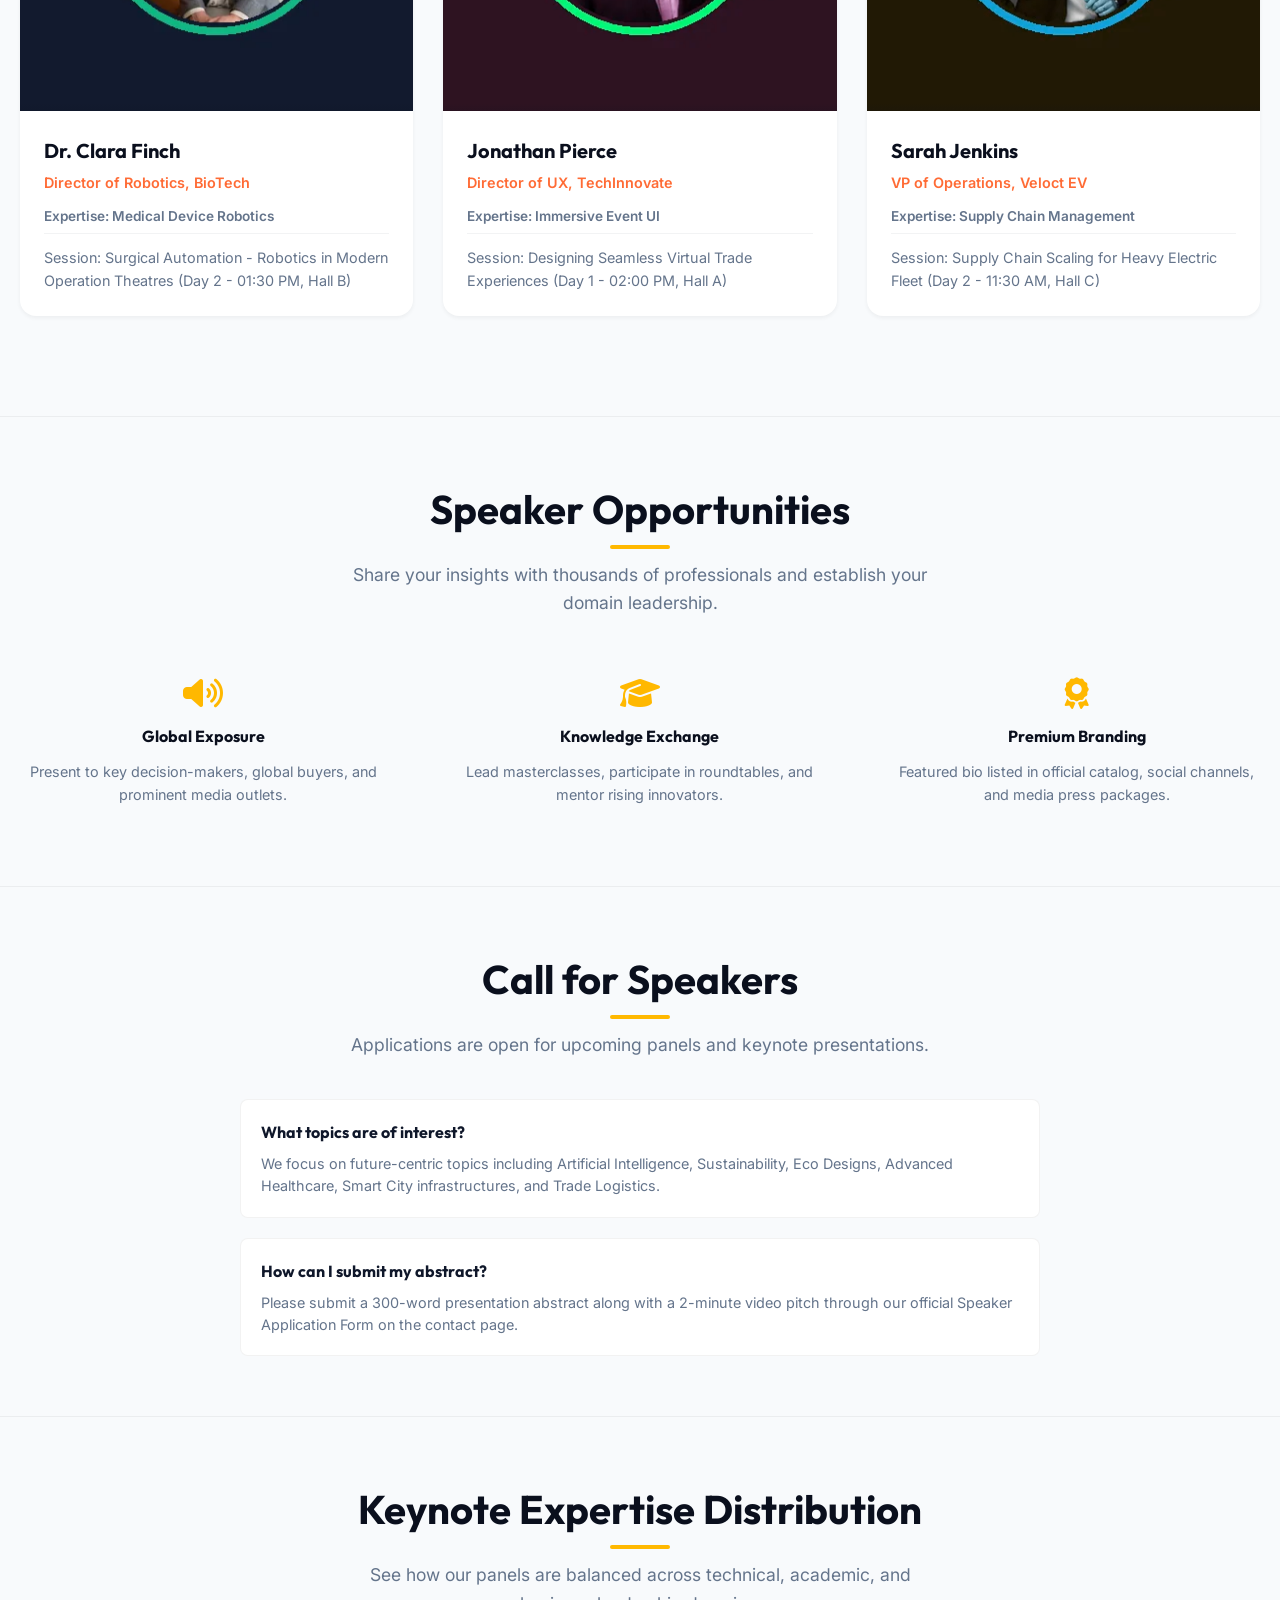
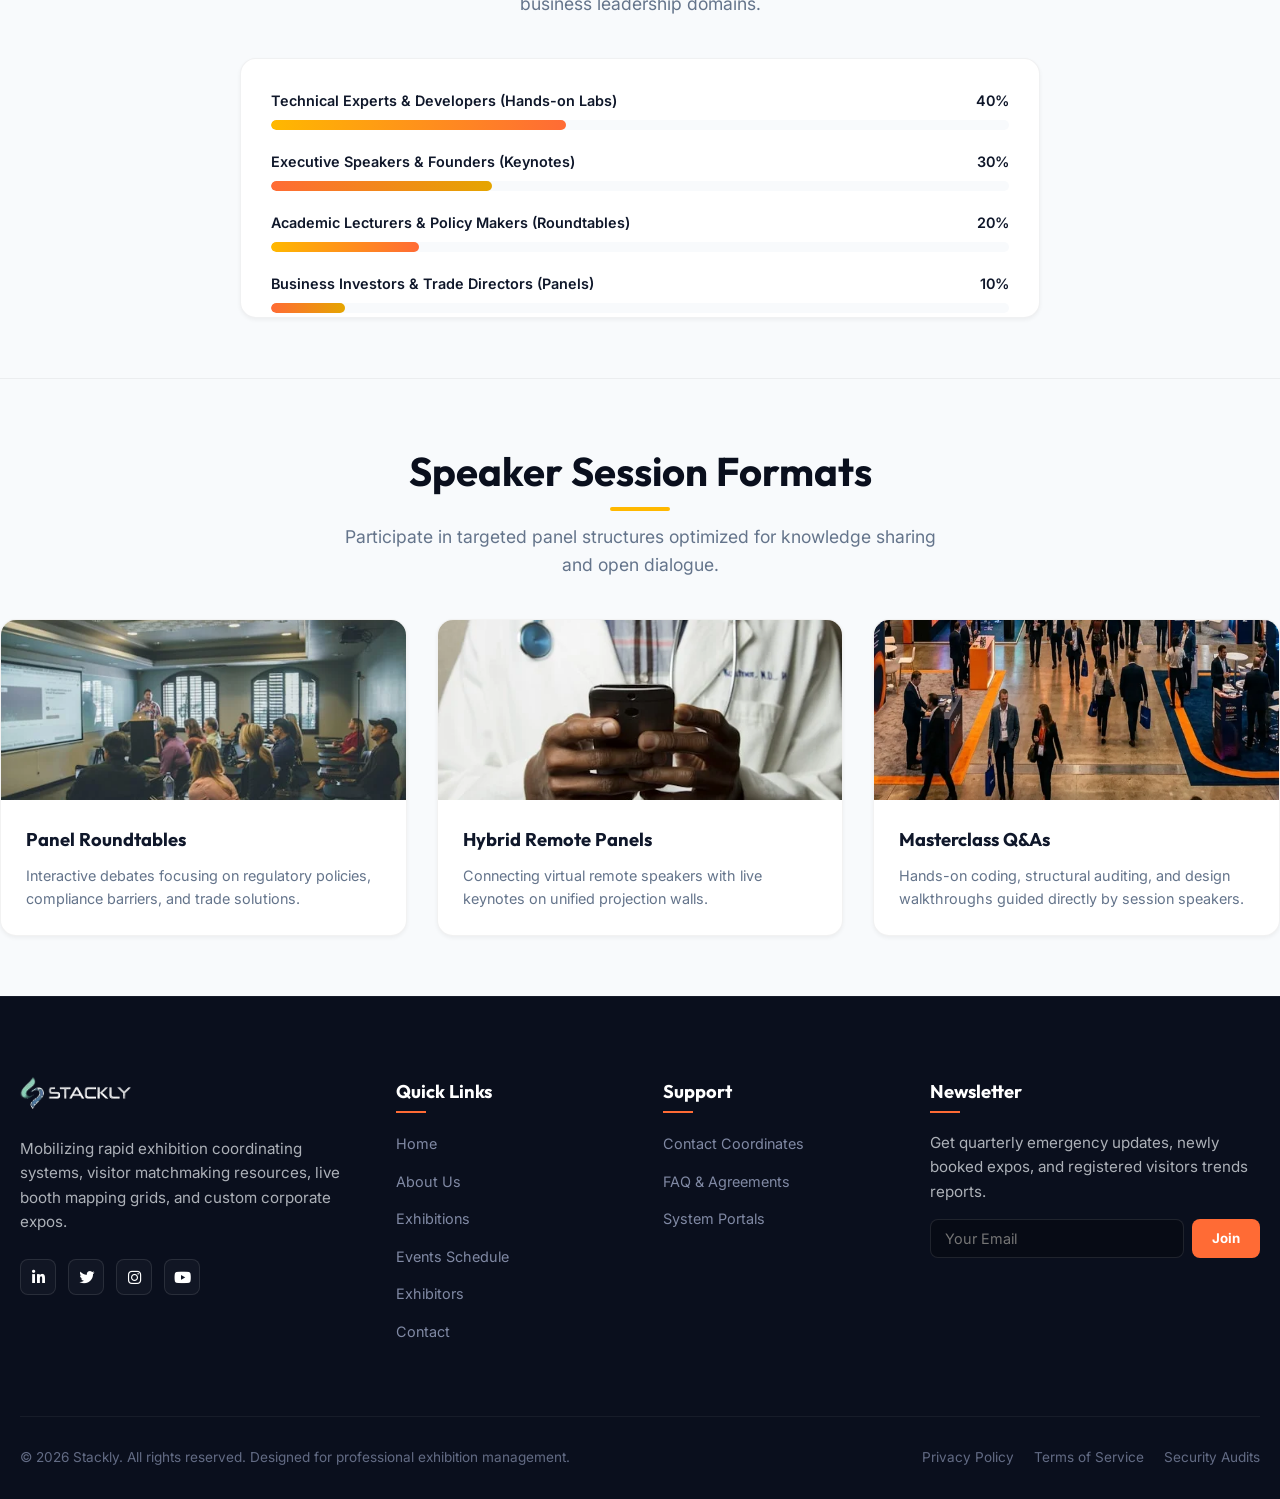
<file: speakers.html>
<!DOCTYPE html>
<html lang="en">
<head>
  <meta charset="UTF-8">
  <meta name="viewport" content="width=device-width, initial-scale=1.0">
  <title>Speakers Directory - Stackly Exhibition Platform</title>
  <meta name="description" content="Meet our verified keynote speakers, panel experts, academic lecturers, and trade analysts.">
  <!-- Fonts & Styles -->
  <link rel="stylesheet" href="css/style.css?v=7.0">
  <link rel="stylesheet" href="https://cdnjs.cloudflare.com/ajax/libs/font-awesome/6.4.0/css/all.min.css">
  <style>
    .speaker-grid-page {
      display: grid;
      grid-template-columns: repeat(3, 1fr);
      gap: 30px;
    }
    
    @media (max-width: 900px) {
      .speaker-grid-page {
        grid-template-columns: repeat(2, 1fr);
      }
    }
    @media (max-width: 600px) {
      .speaker-grid-page {
        grid-template-columns: 1fr;
      }
    }
  </style>
</head>
<body class="dark-nav">

  <!-- Sticky Navbar -->
  <nav class="navbar">
    <div class="container">
      <a href="index.html" class="logo-container">
        <img src="assets/images/logo.webp" alt="Stackly Logo" style="height: 32px; display: block;">
      </a>
            <ul class="nav-links">
        <!-- Mobile Drawer Header -->
        <li class="drawer-header">
          <img src="assets/images/logo.webp" alt="Stackly Logo">
          <button type="button" class="drawer-close" aria-label="Close Menu">
            <i class="fa-solid fa-xmark fa-xl"></i>
          </button>
        </li>
        <!-- Mobile Search -->
        <li class="drawer-search">
          <input type="text" placeholder="Search resources..." onkeyup="if(event.key === 'Enter') { window.location.href='exhibitions.html?q=' + this.value; }">
        </li>
        <li><a href="index.html">Home</a></li>
        <li><a href="about.html">About</a></li>
        <li><a href="exhibitions.html">Exhibitions</a></li>
        <li><a href="events.html">Events</a></li>
        <li><a href="exhibitors.html">Exhibitors</a></li>
        <li><a href="speakers.html" class="active">Speakers</a></li>
        <li><a href="contact.html">Contact</a></li>
                <li class="nav-actions-mobile">
          <a href="login.html" class="btn btn-outline">Login</a>
          <a href="registration.html" class="btn btn-primary">Register</a>
        </li>
        <!-- Mobile Contact Info -->
        <li class="drawer-contact-info">
          <h5>Contact Info</h5>
          <p><i class="fa-solid fa-phone"></i> +1 (555) 234-5678</p>
          <p><i class="fa-solid fa-envelope"></i> support@stackly.org</p>
          <p><i class="fa-solid fa-location-dot"></i> 451 Plaza Blvd, Suite 200, NY 10016</p>
        </li>
      </ul>
      <div class="nav-actions">
        <a href="login.html" class="btn btn-outline">Login</a>
        <a href="registration.html" class="btn btn-primary">Register</a>
      </div>
      <button class="hamburger" aria-label="Toggle menu">
        <span></span>
        <span></span>
        <span></span>
      </button>
    </div>
  </nav>

  <!-- Interior Banner -->
  <header class="interior-banner">
    <div class="container">
      <h1>Keynote Speakers</h1>
      <div class="breadcrumbs">
        <a href="index.html">Home</a> / <span>Speakers</span>
      </div>
    </div>
  </header>

  <!-- Speaker Directory Section -->
  <section class="bg-light">
    <div class="container">
      <div class="section-header">
        <h2>Expert Panelists & Lecturers</h2>
        <p>Connect with thought leaders sharing insights across technical disciplines and trade markets.</p>
      </div>

      <div class="speaker-grid-page">
        <!-- Speaker 1 -->
        <div class="speaker-card">
          <div class="speaker-img-wrapper">
            <img src="assets/images/speaker1.webp" alt="Dr. Adrian Vance">
            <div class="speaker-socials">
              <a href="404.html"><i class="fa-brands fa-linkedin"></i></a>
              <a href="404.html"><i class="fa-brands fa-twitter"></i></a>
            </div>
          </div>
          <div class="speaker-info">
            <h3>Dr. Adrian Vance</h3>
            <p class="speaker-title">AI Ethics Lead at CyberSec</p>
            <p style="font-size:0.85rem; color:var(--text-muted); font-weight:600; margin-bottom:5px;">Expertise: AI Governance & Trust</p>
            <p class="speaker-topic">Session: Ethical Implications of Generative AI in Business Models (Day 1 - 09:00 AM, Hall A)</p>
          </div>
        </div>

        <!-- Speaker 2 -->
        <div class="speaker-card">
          <div class="speaker-img-wrapper">
            <img src="assets/images/speaker2.webp" alt="Elena Rostova">
            <div class="speaker-socials">
              <a href="404.html"><i class="fa-brands fa-linkedin"></i></a>
              <a href="404.html"><i class="fa-brands fa-twitter"></i></a>
            </div>
          </div>
          <div class="speaker-info">
            <h3>Elena Rostova</h3>
            <p class="speaker-title">VP of Product, EV Motors</p>
            <p style="font-size:0.85rem; color:var(--text-muted); font-weight:600; margin-bottom:5px;">Expertise: Sustainable Battery Tech</p>
            <p class="speaker-topic">Session: Designing the Next Generation of Solid-State EV Batteries (Day 2 - 10:00 AM, Hall C)</p>
          </div>
        </div>

        <!-- Speaker 3 -->
        <div class="speaker-card">
          <div class="speaker-img-wrapper">
            <img src="assets/images/speaker3.webp" alt="Marcus Sterling">
            <div class="speaker-socials">
              <a href="404.html"><i class="fa-brands fa-linkedin"></i></a>
              <a href="404.html"><i class="fa-brands fa-twitter"></i></a>
            </div>
          </div>
          <div class="speaker-info">
            <h3>Marcus Sterling</h3>
            <p class="speaker-title">Chief Economist, Apex Fund</p>
            <p style="font-size:0.85rem; color:var(--text-muted); font-weight:600; margin-bottom:5px;">Expertise: Trade Market Analytics</p>
            <p class="speaker-topic">Session: Navigating Global Trade Shifts in a Post-Digital Economy (Day 1 - 02:30 PM, Stage A)</p>
          </div>
        </div>

        <!-- Speaker 4 -->
        <div class="speaker-card">
          <div class="speaker-img-wrapper">
            <img src="assets/images/speaker4.webp" alt="Dr. Clara Finch">
            <div class="speaker-socials">
              <a href="404.html"><i class="fa-brands fa-linkedin"></i></a>
              <a href="404.html"><i class="fa-brands fa-twitter"></i></a>
            </div>
          </div>
          <div class="speaker-info">
            <h3>Dr. Clara Finch</h3>
            <p class="speaker-title">Director of Robotics, BioTech</p>
            <p style="font-size:0.85rem; color:var(--text-muted); font-weight:600; margin-bottom:5px;">Expertise: Medical Device Robotics</p>
            <p class="speaker-topic">Session: Surgical Automation - Robotics in Modern Operation Theatres (Day 2 - 01:30 PM, Hall B)</p>
          </div>
        </div>

        <!-- Speaker 5 (Re-using speaker1 assets for consistency) -->
        <div class="speaker-card">
          <div class="speaker-img-wrapper">
            <img src="assets/images/speaker1.webp" alt="Jonathan Pierce" style="filter: hue-rotate(90deg);">
            <div class="speaker-socials">
              <a href="404.html"><i class="fa-brands fa-linkedin"></i></a>
              <a href="404.html"><i class="fa-brands fa-twitter"></i></a>
            </div>
          </div>
          <div class="speaker-info">
            <h3>Jonathan Pierce</h3>
            <p class="speaker-title">Director of UX, TechInnovate</p>
            <p style="font-size:0.85rem; color:var(--text-muted); font-weight:600; margin-bottom:5px;">Expertise: Immersive Event UI</p>
            <p class="speaker-topic">Session: Designing Seamless Virtual Trade Experiences (Day 1 - 02:00 PM, Hall A)</p>
          </div>
        </div>

        <!-- Speaker 6 (Re-using speaker2 assets with filter for diversity) -->
        <div class="speaker-card">
          <div class="speaker-img-wrapper">
            <img src="assets/images/speaker2.webp" alt="Sarah Jenkins" style="filter: hue-rotate(180deg);">
            <div class="speaker-socials">
              <a href="404.html"><i class="fa-brands fa-linkedin"></i></a>
              <a href="404.html"><i class="fa-brands fa-twitter"></i></a>
            </div>
          </div>
          <div class="speaker-info">
            <h3>Sarah Jenkins</h3>
            <p class="speaker-title">VP of Operations, Veloct EV</p>
            <p style="font-size:0.85rem; color:var(--text-muted); font-weight:600; margin-bottom:5px;">Expertise: Supply Chain Management</p>
            <p class="speaker-topic">Session: Supply Chain Scaling for Heavy Electric Fleet (Day 2 - 11:30 AM, Hall C)</p>
          </div>
        </div>
      </div>

    </div>
  </section>

  <!-- Footer -->
    <!-- Footer -->
  
  <!-- Section: Speaker Highlights -->
  <section class="bg-white" style="padding: 60px 0; border-top: 1px solid rgba(0,0,0,0.05);">
    <div class="container">
      <div class="section-header text-center" style="margin-bottom: 40px;">
        <h2>Speaker Opportunities</h2>
        <p style="max-width: 600px; margin: 0 auto; color: var(--text-muted);">Share your insights with thousands of professionals and establish your domain leadership.</p>
      </div>
      <div class="grid-3">
        <div style="text-align: center; padding: 20px;">
          <i class="fa-solid fa-volume-high fa-2x" style="color: var(--accent-gold); margin-bottom: 15px;"></i>
          <h4 style="margin-bottom: 10px;">Global Exposure</h4>
          <p style="font-size: 0.9rem; color: var(--text-muted);">Present to key decision-makers, global buyers, and prominent media outlets.</p>
        </div>
        <div style="text-align: center; padding: 20px;">
          <i class="fa-solid fa-graduation-cap fa-2x" style="color: var(--accent-gold); margin-bottom: 15px;"></i>
          <h4 style="margin-bottom: 10px;">Knowledge Exchange</h4>
          <p style="font-size: 0.9rem; color: var(--text-muted);">Lead masterclasses, participate in roundtables, and mentor rising innovators.</p>
        </div>
        <div style="text-align: center; padding: 20px;">
          <i class="fa-solid fa-award fa-2x" style="color: var(--accent-gold); margin-bottom: 15px;"></i>
          <h4 style="margin-bottom: 10px;">Premium Branding</h4>
          <p style="font-size: 0.9rem; color: var(--text-muted);">Featured bio listed in official catalog, social channels, and media press packages.</p>
        </div>
      </div>
    </div>
  </section>

  <!-- Section: Apply to Speak -->
  <section class="bg-light" style="padding: 60px 0; border-top: 1px solid rgba(0,0,0,0.05);">
    <div class="container">
      <div class="section-header text-center" style="margin-bottom: 40px;">
        <h2>Call for Speakers</h2>
        <p style="max-width: 600px; margin: 0 auto; color: var(--text-muted);">Applications are open for upcoming panels and keynote presentations.</p>
      </div>
      <div style="max-width: 800px; margin: 0 auto; display: flex; flex-direction: column; gap: 20px;">
        <div style="background: var(--white); padding: 20px; border-radius: var(--border-radius-sm); border: 1px solid rgba(0,0,0,0.05);">
          <h4 style="margin-bottom: 8px; color: var(--color-primary);">What topics are of interest?</h4>
          <p style="font-size: 0.9rem; color: var(--text-muted); line-height: 1.5;">We focus on future-centric topics including Artificial Intelligence, Sustainability, Eco Designs, Advanced Healthcare, Smart City infrastructures, and Trade Logistics.</p>
        </div>
        <div style="background: var(--white); padding: 20px; border-radius: var(--border-radius-sm); border: 1px solid rgba(0,0,0,0.05);">
          <h4 style="margin-bottom: 8px; color: var(--color-primary);">How can I submit my abstract?</h4>
          <p style="font-size: 0.9rem; color: var(--text-muted); line-height: 1.5;">Please submit a 300-word presentation abstract along with a 2-minute video pitch through our official Speaker Application Form on the contact page.</p>
        </div>
      </div>
    </div>
  </section>

  
  <!-- Section: Speaker Distribution & Expertise -->
  <section class="bg-white" style="padding: 60px 0; border-top: 1px solid rgba(0,0,0,0.05);">
    <div class="container">
      <div class="section-header text-center" style="margin-bottom: 40px;">
        <h2>Keynote Expertise Distribution</h2>
        <p style="max-width: 600px; margin: 0 auto; color: var(--text-muted);">See how our panels are balanced across technical, academic, and business leadership domains.</p>
      </div>
      
      <div style="max-width: 800px; margin: 0 auto;" class="chart-container">
        <div class="progress-bar-group">
          <div class="progress-bar-label">
            <span>Technical Experts & Developers (Hands-on Labs)</span>
            <span>40%</span>
          </div>
          <div class="progress-bar-track">
            <div class="progress-bar-fill" data-width="40%"></div>
          </div>
        </div>
        
        <div class="progress-bar-group">
          <div class="progress-bar-label">
            <span>Executive Speakers & Founders (Keynotes)</span>
            <span>30%</span>
          </div>
          <div class="progress-bar-track">
            <div class="progress-bar-fill" data-width="30%" style="background: linear-gradient(90deg, var(--accent-orange), var(--accent-gold-hover));"></div>
          </div>
        </div>
        
        <div class="progress-bar-group">
          <div class="progress-bar-label">
            <span>Academic Lecturers & Policy Makers (Roundtables)</span>
            <span>20%</span>
          </div>
          <div class="progress-bar-track">
            <div class="progress-bar-fill" data-width="20%"></div>
          </div>
        </div>
        
        <div class="progress-bar-group">
          <div class="progress-bar-label">
            <span>Business Investors & Trade Directors (Panels)</span>
            <span>10%</span>
          </div>
          <div class="progress-bar-track">
            <div class="progress-bar-fill" data-width="10%" style="background: linear-gradient(90deg, var(--accent-orange), var(--accent-gold-hover));"></div>
          </div>
        </div>
      </div>
    </div>
  </section>

  
  <!-- Section: Panel Spotlight Modules -->
  <section class="bg-light" style="padding: 60px 0; border-top: 1px solid rgba(0,0,0,0.05);">
    <div class="container">
      <div class="section-header text-center" style="margin-bottom: 40px;">
        <h2>Speaker Session Formats</h2>
        <p style="max-width: 600px; margin: 0 auto; color: var(--text-muted);">Participate in targeted panel structures optimized for knowledge sharing and open dialogue.</p>
      </div>
      <div class="grid-3">
        <div class="card module-card" style="background: var(--white); border-radius: var(--border-radius-md); overflow: hidden; border: 1px solid rgba(0,0,0,0.05); box-shadow: var(--shadow-sm); transition: var(--transition-smooth);">
          <img src="assets/images/education_expo.webp" alt="Panel Roundtables" style="width: 100%; height: 180px; object-fit: cover;">
          <div style="padding: 25px;">
            <h4 style="font-size: 1.15rem; margin-bottom: 10px; color: var(--text-dark);">Panel Roundtables</h4>
            <p style="font-size: 0.9rem; color: var(--text-muted); line-height: 1.6;">Interactive debates focusing on regulatory policies, compliance barriers, and trade solutions.</p>
          </div>
        </div>
        <div class="card module-card" style="background: var(--white); border-radius: var(--border-radius-md); overflow: hidden; border: 1px solid rgba(0,0,0,0.05); box-shadow: var(--shadow-sm); transition: var(--transition-smooth);">
          <img src="assets/images/healthcare_expo.webp" alt="Virtual Speaker Panels" style="width: 100%; height: 180px; object-fit: cover;">
          <div style="padding: 25px;">
            <h4 style="font-size: 1.15rem; margin-bottom: 10px; color: var(--text-dark);">Hybrid Remote Panels</h4>
            <p style="font-size: 0.9rem; color: var(--text-muted); line-height: 1.6;">Connecting virtual remote speakers with live keynotes on unified projection walls.</p>
          </div>
        </div>
        <div class="card module-card" style="background: var(--white); border-radius: var(--border-radius-md); overflow: hidden; border: 1px solid rgba(0,0,0,0.05); box-shadow: var(--shadow-sm); transition: var(--transition-smooth);">
          <img src="assets/images/visitor_exp.webp" alt="Masterclass Q&As" style="width: 100%; height: 180px; object-fit: cover;">
          <div style="padding: 25px;">
            <h4 style="font-size: 1.15rem; margin-bottom: 10px; color: var(--text-dark);">Masterclass Q&As</h4>
            <p style="font-size: 0.9rem; color: var(--text-muted); line-height: 1.6;">Hands-on coding, structural auditing, and design walkthroughs guided directly by session speakers.</p>
          </div>
        </div>
      </div>
    </div>
  </section>

  <footer class="footer">
    <div class="container">
      <div class="footer-grid">
        <div class="footer-col">
          <div class="footer-logo">
            <a href="index.html" style="display: inline-block;">
              <img src="assets/images/logo.webp" alt="Stackly Logo" style="height: 32px; display: block;">
            </a>
          </div>
          <p class="footer-desc">Mobilizing rapid exhibition coordinating systems, visitor matchmaking resources, live booth mapping grids, and custom corporate expos.</p>
          <div class="social-links">
            <a href="404.html" class="social-link"><i class="fa-brands fa-linkedin-in"></i></a>
            <a href="404.html" class="social-link"><i class="fa-brands fa-twitter"></i></a>
            <a href="404.html" class="social-link"><i class="fa-brands fa-instagram"></i></a>
            <a href="404.html" class="social-link"><i class="fa-brands fa-youtube"></i></a>
          </div>
        </div>
        <div class="footer-col">
          <h3>Quick Links</h3>
          <ul class="footer-links">
            <li><a href="index.html">Home</a></li>
            <li><a href="about.html">About Us</a></li>
            <li><a href="exhibitions.html">Exhibitions</a></li>
            <li><a href="events.html">Events Schedule</a></li>
            <li><a href="exhibitors.html">Exhibitors</a></li>
            <li><a href="contact.html">Contact</a></li>
          </ul>
        </div>
        <div class="footer-col">
          <h3>Support</h3>
          <ul class="footer-links">
            <li><a href="contact.html">Contact Coordinates</a></li>
            <li><a href="about.html#faq">FAQ & Agreements</a></li>
            <li><a href="admin-dashboard.html">System Portals</a></li>
          </ul>
        </div>
        <div class="footer-col">
          <h3>Newsletter</h3>
          <p class="footer-desc" style="margin-bottom: 15px;">Get quarterly emergency updates, newly booked expos, and registered visitors trends reports.</p>
          <form class="footer-newsletter-form" onsubmit="event.preventDefault(); alert('Subscribed!'); this.reset();">
            <input type="email" class="footer-newsletter-input" placeholder="Your Email" required>
            <button type="submit" class="footer-newsletter-btn">Join</button>
          </form>
        </div>
      </div>
      <div class="footer-bottom">
        <p>&copy; 2026 Stackly. All rights reserved. Designed for professional exhibition management.</p>
        <div class="footer-bottom-links">
          <a href="404.html">Privacy Policy</a>
          <a href="404.html">Terms of Service</a>
          <a href="about.html#faq">Security Audits</a>
        </div>
      </div>
    </div>
  </footer>

  <!-- Scripts -->
  <script src="js/script.js?v=7.0"></script>
</body>
</html>
</file>
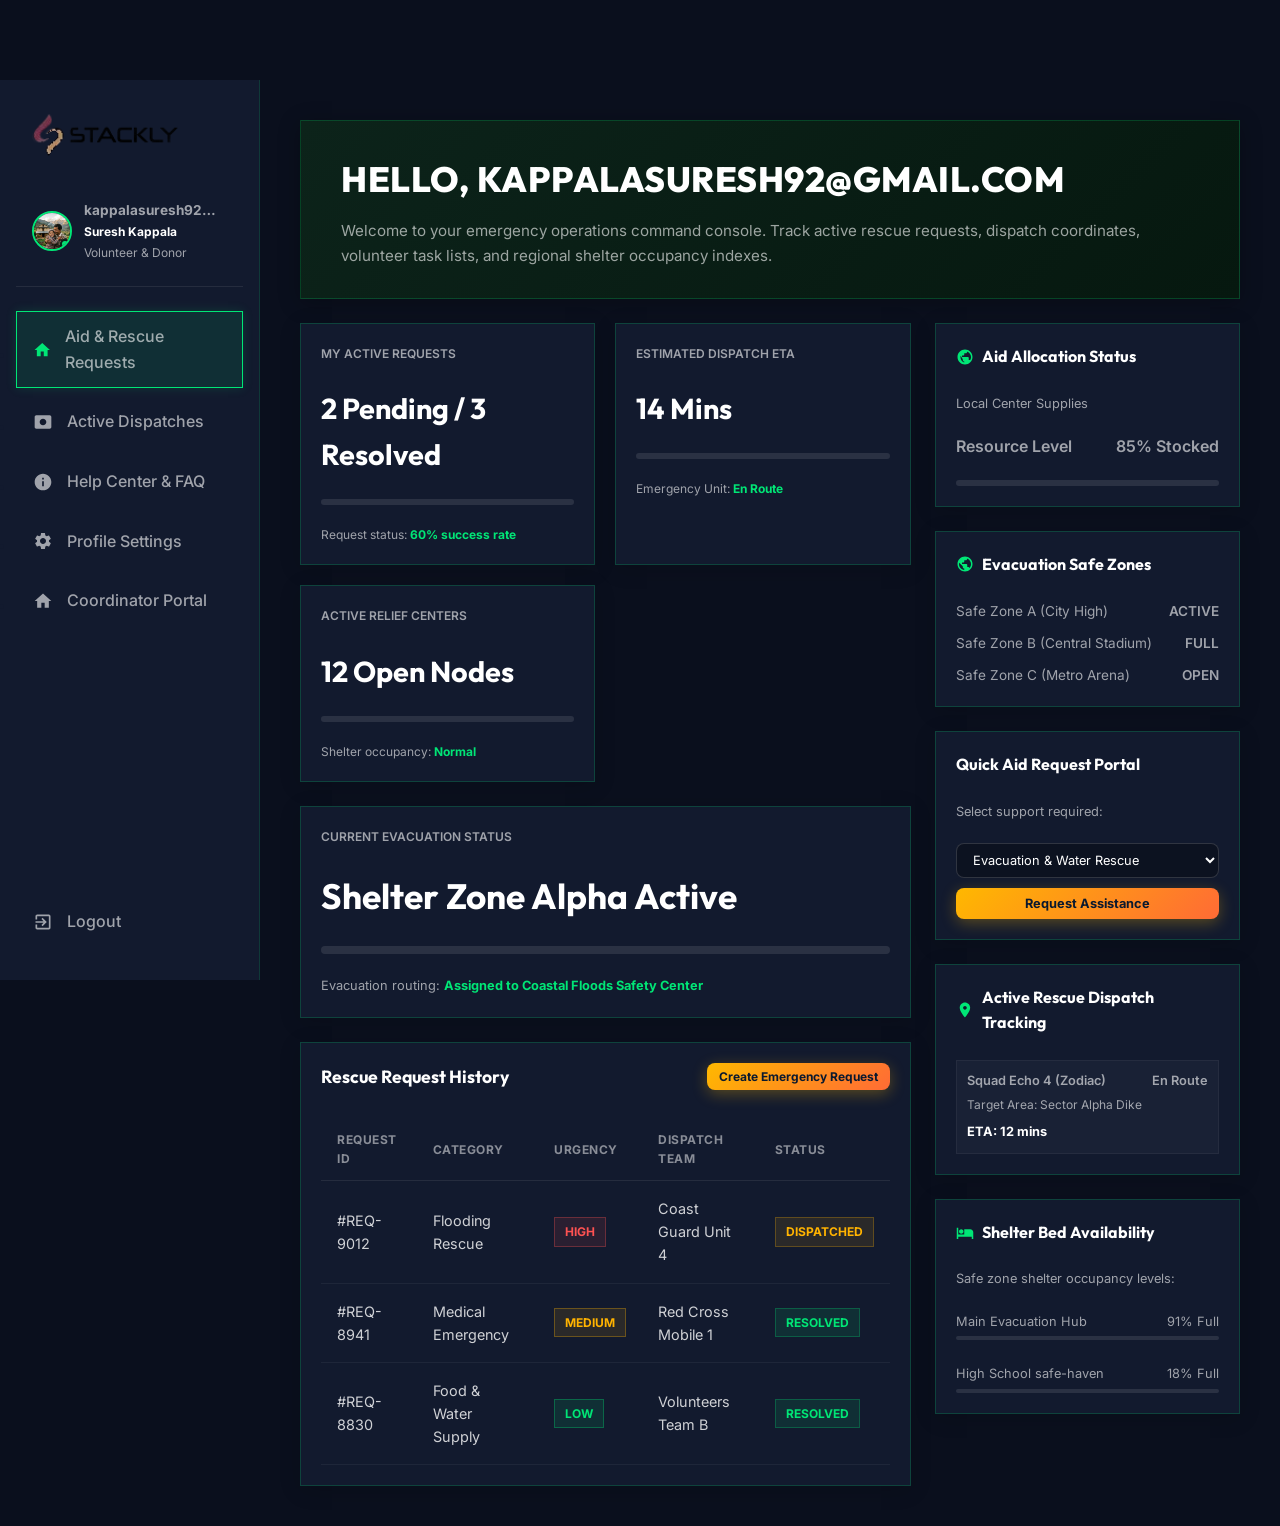
<file: user-dashboard.html>
<!DOCTYPE html>
<html lang="en">
<head>
    <meta charset="UTF-8">
    <meta name="viewport" content="width=device-width, initial-scale=1.0">
    <meta name="description" content="Manage your Stackly donor contributions, volunteer logs, and settings.">
    <title>Member Dashboard | Stackly</title>
    <link rel="stylesheet" href="css/style.css?v=7.0">
</head>
<body>

    <div class="dashboard-wrapper dashboard-dark-layout">
        <!-- Sidebar Navigation -->
        <aside class="sidebar">
            <div>
                <div class="sidebar-brand" style="margin-bottom: 24px; padding: 10px 16px; display: flex; justify-content: space-between; align-items: center;">
                    <a href="user-dashboard.html" class="logo" aria-label="User Dashboard" style="display: flex; align-items: center; text-decoration: none; gap: 8px;">
                        <img src="assets/images/logo.webp" alt="Stackly Logo" style="height: 42px; width: auto; filter: invert(1);">
                    </a>
                    <button class="sidebar-close-btn" aria-label="Close Sidebar" style="background: none; border: none; color: rgba(255,255,255,0.7); cursor: pointer; display: none; align-items: center; justify-content: center; padding: 4px;">
                        <svg viewBox="0 0 24 24" style="width: 24px; height: 24px; fill: currentColor;"><path d="M19 6.41L17.59 5 12 10.59 6.41 5 5 6.41 10.59 12 5 17.59 6.41 19 12 13.41 17.59 19 19 17.59 13.41 12z"/></svg>
                    </button>
                </div>
                
                <div class="sidebar-profile" style="display: flex; align-items: center; gap: 12px; padding: 10px 16px; margin-bottom: 24px; border-bottom: 1px solid rgba(255,255,255,0.08); padding-bottom: 24px;">
                    <div style="position: relative; width: 40px; height: 40px; border-radius: 50%; overflow: hidden; border: 2px solid #00E676; flex-shrink: 0; display: flex; align-items: center; justify-content: center; background-color: var(--color-primary-light);">
                        <img src="assets/images/story_hope.webp" alt="Avatar" style="width: 100%; height: 100%; object-fit: cover;">
                        <div style="position: absolute; bottom: 0; right: 0; width: 10px; height: 10px; border-radius: 50%; background-color: #00E676; border: 2px solid #0c231a;"></div>
                    </div>
                    <div style="display: flex; flex-direction: column; overflow: hidden;">
                        <span style="font-size: 0.85rem; font-weight: 700; color: white; white-space: nowrap; overflow: hidden; text-overflow: ellipsis;">kappalasuresh92@gmail.com</span>
                        <span style="font-size: 0.75rem; color: rgba(255,255,255,0.5);">Volunteer &amp; Donor</span>
                    </div>
                </div>

                <ul class="sidebar-menu" style="margin-top: 0;">
                    <li>
                        <a href="404.html" class="sidebar-item active" data-tab="overview">
                            <svg viewBox="0 0 24 24" aria-hidden="true"><path d="M10 20v-6h4v6h5v-8h3L12 3 2 12h3v8z"/></svg>
                            <span>Aid &amp; Rescue Requests</span>
                        </a>
                    </li>
                    <li>
                        <a href="404.html" class="sidebar-item" data-tab="volunteering">
                            <svg viewBox="0 0 24 24" aria-hidden="true"><path d="M20 4H4c-1.1 0-1.99.9-1.99 2L2 18c0 1.1.9 2 2 2h16c1.1 0 2-.9 2-2V6c0-1.1-.9-2-2-2zm-8 12c-2.21 0-4-1.79-4-4s1.79-4 4-4 4 1.79 4 4-1.79 4-4 4z"/></svg>
                            <span>Active Dispatches</span>
                        </a>
                    </li>
                    <li>
                        <a href="404.html" class="sidebar-item" data-tab="donations">
                            <svg viewBox="0 0 24 24" aria-hidden="true"><path d="M12 2C6.48 2 2 6.48 2 12s4.48 10 10 10 10-4.48 10-10S17.52 2 12 2zm1 15h-2v-6h2v6zm0-8h-2V7h2v2z"/></svg>
                            <span>Help Center &amp; FAQ</span>
                        </a>
                    </li>
                    <li>
                        <a href="404.html" class="sidebar-item" data-tab="settings">
                            <svg viewBox="0 0 24 24" aria-hidden="true"><path d="M19.14 12.94c.04-.3.06-.61.06-.94 0-.32-.02-.64-.07-.94l2.03-1.58c.18-.14.23-.41.12-.61l-1.92-3.32c-.12-.22-.37-.29-.59-.22l-2.39.96c-.5-.38-1.03-.7-1.62-.94l-.36-2.54c-.04-.24-.24-.41-.48-.41h-3.84c-.24 0-.43.17-.47.41l-.36 2.54c-.59.24-1.13.57-1.62.94l-2.39-.96c-.22-.08-.47 0-.59.22L2.74 8.87c-.12.21-.08.47.12.61l2.03 1.58c-.05.3-.09.63-.09.94s.02.64.07.94l-2.03 1.58c-.18.14-.23.41-.12.61l1.92 3.32c.12.22.37.29.59.22l2.39-.96c.5.38 1.03.7 1.62.94l.36 2.54c.05.24.24.41.48.41h3.84c.24 0 .44-.17.47-.41l.36-2.54c.59-.24 1.13-.56 1.62-.94l2.39.96c.22.08.47 0 .59-.22l1.92-3.32c.12-.22.07-.47-.12-.61l-2.01-1.58zM12 15.6c-1.98 0-3.6-1.62-3.6-3.6s1.62-3.6 3.6-3.6 3.6 1.62 3.6 3.6-1.62 3.6-3.6 3.6z"/></svg>
                            <span>Profile Settings</span>
                        </a>
                    </li>
                    <li>
                        <a href="404.html" class="sidebar-item" data-tab="portal">
                            <svg viewBox="0 0 24 24" aria-hidden="true"><path d="M10 20v-6h4v6h5v-8h3L12 3 2 12h3v8z"/></svg>
                            <span>Coordinator Portal</span>
                        </a>
                    </li>
                </ul>
            </div>
            
            <a href="login.html" id="btn-logout" class="sidebar-item" style="color: var(--color-danger); margin-top: auto;">
                <svg viewBox="0 0 24 24" aria-hidden="true"><path d="M10.09 15.59L11.5 17l5-5-5-5-1.41 1.41L12.67 11H3v2h9.67l-2.58 2.59zM19 3H5c-1.11 0-2 .9-2 2v4h2V5h14v14H5v-4H3v4c0 1.1.89 2 2 2h14c1.1 0 2-.9 2-2V5c0-1.1-.9-2-2-2z"/></svg>
                <span>Logout</span>
            </a>
        </aside>

        <!-- Main Dashboard Content -->
        <main class="dashboard-main">
            <!-- Mobile Dashboard Header -->
            <div class="mobile-dashboard-header">
                <button class="mobile-sidebar-toggle" aria-label="Open Sidebar Menu">
                    <svg viewBox="0 0 24 24" style="width: 20px; height: 20px; fill: currentColor;"><path d="M3 18h18v-2H3v2zm0-5h18v-2H3v2zm0-7v2h18V6H3z"/></svg>
                </button>
                <span class="mobile-brand-title">Aid Console</span>
            </div>
            
            <!-- PANEL: OVERVIEW -->
            <div id="panel-overview" class="dashboard-panel">
                <!-- Welcome Banner Block -->
                <div class="welcome-banner-card" style="margin-bottom: 24px; padding: 30px 40px; border-radius: var(--radius-lg); border: 1px solid rgba(0, 230, 118, 0.2); background: linear-gradient(135deg, #0c231a, #06180f); box-shadow: 0 4px 20px rgba(0, 0, 0, 0.25);">
                    <h1 class="welcome-banner-title" style="font-size: 2.2rem; font-weight: 800; color: white; text-transform: uppercase; margin-bottom: 12px; letter-spacing: 0.5px;">HELLO, SURESH KAPPALA</h1>
                    <p class="welcome-banner-desc" style="font-size: 0.95rem; color: var(--color-text-muted); line-height: 1.6; margin: 0; max-width: 800px;">Welcome to your emergency operations command console. Track active rescue requests, dispatch coordinates, volunteer task lists, and regional shelter occupancy indexes.</p>
                </div>
                
                <!-- Main Member Console Layout Grid -->
                <div class="console-row">
                    
                    <!-- Left Column (Main Volunteer Modules) -->
                    <div class="console-main-col">
                        
                        <!-- Top 3 Metric Cards Grid -->
                        <div class="console-metrics-grid">
                            <!-- Card 1 -->
                            <div class="dashboard-card" style="padding: 20px;">
                                <span style="font-size: 0.75rem; font-weight: 600; text-transform: uppercase; color: var(--color-text-muted);">My Active Requests</span>
                                <h3 style="font-size: 1.8rem; margin: 10px 0; color: white;">2 Pending / 3 Resolved</h3>
                                <div class="progress-bar" style="height: 6px; margin-bottom: 8px;">
                                    <div class="progress-fill" style="width: 60.0%;"></div>
                                </div>
                                <span style="font-size: 0.75rem; color: var(--color-text-muted);">Request status: <strong style="color: #00E676;">60% success rate</strong></span>
                            </div>
                            
                            <!-- Card 2 -->
                            <div class="dashboard-card" style="padding: 20px;">
                                <span style="font-size: 0.75rem; font-weight: 600; text-transform: uppercase; color: var(--color-text-muted);">Estimated Dispatch ETA</span>
                                <h3 style="font-size: 1.8rem; margin: 10px 0; color: white;">14 Mins</h3>
                                <div class="progress-bar" style="height: 6px; margin-bottom: 8px;">
                                    <div class="progress-fill" style="width: 100%;"></div>
                                </div>
                                <span style="font-size: 0.75rem; color: var(--color-text-muted);">Emergency Unit: <strong style="color: #00E676;">En Route</strong></span>
                            </div>
                            
                            <!-- Card 3 -->
                            <div class="dashboard-card" style="padding: 20px;">
                                <span style="font-size: 0.75rem; font-weight: 600; text-transform: uppercase; color: var(--color-text-muted);">Active Relief Centers</span>
                                <h3 style="font-size: 1.8rem; margin: 10px 0; color: white;">12 Open Nodes</h3>
                                <div class="progress-bar" style="height: 6px; margin-bottom: 8px;">
                                    <div class="progress-fill" style="width: 90%;"></div>
                                </div>
                                <span style="font-size: 0.75rem; color: var(--color-text-muted);">Shelter occupancy: <strong style="color: #00E676;">Normal</strong></span>
                            </div>
                        </div>

                        <!-- Middle Card: Active Deployments -->
                        <div class="dashboard-card" style="padding: 20px; display: flex; flex-direction: column; justify-content: center; min-height: 140px;">
                            <span style="font-size: 0.75rem; font-weight: 600; text-transform: uppercase; color: var(--color-text-muted);">Current Evacuation Status</span>
                            <h3 style="font-size: 2.2rem; margin: 10px 0; color: white;">Shelter Zone Alpha Active</h3>
                            <div class="progress-bar" style="height: 8px; margin-bottom: 10px; width: 100%;">
                                <div class="progress-fill" style="width: 100%;"></div>
                            </div>
                            <span style="font-size: 0.8rem; color: var(--color-text-muted);">Evacuation routing: <strong style="color: #00E676;">Assigned to Coastal Floods Safety Center</strong></span>
                        </div>

                        <!-- Bottom Area: Rescue Request History -->
                        <div class="dashboard-card" style="padding: 20px;">
                            <div style="display: flex; justify-content: space-between; align-items: center; margin-bottom: 15px;">
                                <h3 style="font-size: 1.1rem; color: white;">Rescue Request History</h3>
                                <button class="btn btn-primary btn-sm" style="font-size: 0.75rem; padding: 6px 12px;">Create Emergency Request</button>
                            </div>
                            <div class="table-wrapper" style="overflow-x: auto;">
                                <table>
                                    <thead>
                                        <tr>
                                            <th>Request ID</th>
                                            <th>Category</th>
                                            <th>Urgency</th>
                                            <th>Dispatch Team</th>
                                            <th>Status</th>
                                        </tr>
                                    </thead>
                                    <tbody>
                                        <tr>
                                            <td>#REQ-9012</td>
                                            <td>Flooding Rescue</td>
                                            <td><span class="status-badge pending" style="color: #FF5252 !important; border-color: rgba(255,82,82,0.3) !important; background-color: rgba(255,82,82,0.1) !important;">HIGH</span></td>
                                            <td>Coast Guard Unit 4</td>
                                            <td><span class="status-badge pending">DISPATCHED</span></td>
                                        </tr>
                                        <tr>
                                            <td>#REQ-8941</td>
                                            <td>Medical Emergency</td>
                                            <td><span class="status-badge active" style="color: #FFB300 !important; border-color: rgba(255,179,0,0.3) !important; background-color: rgba(255,179,0,0.1) !important;">MEDIUM</span></td>
                                            <td>Red Cross Mobile 1</td>
                                            <td><span class="status-badge completed">RESOLVED</span></td>
                                        </tr>
                                        <tr>
                                            <td>#REQ-8830</td>
                                            <td>Food &amp; Water Supply</td>
                                            <td><span class="status-badge active" style="color: #00E676 !important; border-color: rgba(0,230,118,0.3) !important; background-color: rgba(0,230,118,0.1) !important;">LOW</span></td>
                                            <td>Volunteers Team B</td>
                                            <td><span class="status-badge completed">RESOLVED</span></td>
                                        </tr>
                                    </tbody>
                                </table>
                            </div>
                        </div>

                    </div>

                    <!-- Right Column (Sidebar Modules) -->
                    <div class="console-side-col">
                        
                        <!-- Side Module 1: Aid Allocation Status -->
                        <div class="dashboard-card" style="padding: 20px;">
                            <h3 style="font-size: 1rem; color: white; display: flex; align-items: center; gap: 8px; margin-bottom: 12px;">
                                <svg viewBox="0 0 24 24" style="width: 18px; height: 18px; fill: #00E676;"><path d="M12 2C6.48 2 2 6.48 2 12s4.48 10 10 10 10-4.48 10-10S17.52 2 12 2zm1 17.93c-3.95-.49-7-3.85-7-7.93 0-.62.08-1.21.21-1.79L9 15v1c0 1.1.9 2 2 2v1.93zm6.9-2.54c-.26-.81-1-1.39-1.9-1.39h-1v-3c0-.55-.45-1-1-1H8v-2h2c.55 0 1-.45 1-1V7h2c1.1 0 2-.9 2-2v-.41c2.93 1.19 5 4.06 5 7.41 0 2.08-.8 3.97-2.1 5.39z"/></svg>
                                Aid Allocation Status
                            </h3>
                            <span style="font-size: 0.8rem; color: var(--color-text-muted);">Local Center Supplies</span>
                            <div style="display: flex; justify-content: space-between; margin: 8px 0; font-weight: 600;">
                                <span>Resource Level</span>
                                <span style="color: #00E676;">85% Stocked</span>
                            </div>
                            <div class="progress-bar" style="height: 6px;">
                                <div class="progress-fill" style="width: 85%;"></div>
                            </div>
                        </div>

                        <!-- Side Module 2: Evacuation Safe Zones -->
                        <div class="dashboard-card" style="padding: 20px;">
                            <h3 style="font-size: 1rem; color: white; display: flex; align-items: center; gap: 8px; margin-bottom: 12px;">
                                <svg viewBox="0 0 24 24" style="width: 18px; height: 18px; fill: #00E676;"><path d="M12 2C6.48 2 2 6.48 2 12s4.48 10 10 10 10-4.48 10-10S17.52 2 12 2zm-1 17.93c-3.95-.49-7-3.85-7-7.93 0-.62.08-1.21.21-1.79L9 15v1c0 1.1.9 2 2 2v1.93zm6.9-2.54c-.26-.81-1-1.39-1.9-1.39h-1v-3c0-.55-.45-1-1-1H8v-2h2c.55 0 1-.45 1-1V7h2c1.1 0 2-.9 2-2v-.41c2.93 1.19 5 4.06 5 7.41 0 2.08-.8 3.97-2.1 5.39z"/></svg>
                                Evacuation Safe Zones
                            </h3>
                            <div style="display: flex; flex-direction: column; gap: 10px;">
                                <div style="display: flex; justify-content: space-between; font-size: 0.85rem;">
                                    <span>Safe Zone A (City High)</span>
                                    <span style="color: #00E676; font-weight: 600;">ACTIVE</span>
                                </div>
                                <div style="display: flex; justify-content: space-between; font-size: 0.85rem;">
                                    <span>Safe Zone B (Central Stadium)</span>
                                    <span style="color: #FF5252; font-weight: 600;">FULL</span>
                                </div>
                                <div style="display: flex; justify-content: space-between; font-size: 0.85rem;">
                                    <span>Safe Zone C (Metro Arena)</span>
                                    <span style="color: #00E676; font-weight: 600;">OPEN</span>
                                </div>
                            </div>
                        </div>

                        <!-- Side Module 3: Quick Aid Request Portal -->
                        <div class="dashboard-card" style="padding: 20px;">
                            <h3 style="font-size: 1rem; color: white; margin-bottom: 12px;">Quick Aid Request Portal</h3>
                            <span style="font-size: 0.8rem; color: var(--color-text-muted); display: block; margin-bottom: 8px;">Select support required:</span>
                            <div style="display: flex; flex-direction: column; gap: 10px;">
                                <select class="form-control" style="font-size: 0.8rem; padding: 8px 12px; background-color: var(--color-primary); color: white;">
                                    <option value="rescue">Evacuation &amp; Water Rescue</option>
                                    <option value="medical">Emergency Medical Assistance</option>
                                    <option value="supplies">Ration Kits &amp; Clean Water</option>
                                </select>
                                <button class="btn btn-primary btn-sm" style="width: 100%; font-size: 0.8rem; padding: 8px 12px;" onclick="showToast('Aid Request Submitted Successfully!');">Request Assistance</button>
                            </div>
                        </div>

                        <!-- Side Module 4: Active Rescuer Tracking -->
                        <div class="dashboard-card" style="padding: 20px;">
                            <h3 style="font-size: 1rem; color: white; display: flex; align-items: center; gap: 8px; margin-bottom: 12px;">
                                <svg viewBox="0 0 24 24" style="width: 18px; height: 18px; fill: #00E676;"><path d="M12 2C8.13 2 5 5.13 5 9c0 5.25 7 13 7 13s7-7.75 7-13c0-3.87-3.13-7-7-7zm0 9.5c-1.38 0-2.5-1.12-2.5-2.5s1.12-2.5 2.5-2.5 2.5 1.12 2.5 2.5-1.12 2.5-2.5 2.5z"/></svg>
                                Active Rescue Dispatch Tracking
                            </h3>
                            <div style="padding: 10px; background-color: rgba(255,255,255,0.03); border: 1px solid rgba(255,255,255,0.05); border-radius: var(--radius-sm); font-size: 0.8rem;">
                                <div style="display: flex; justify-content: space-between; font-weight: 600;">
                                    <span>Squad Echo 4 (Zodiac)</span>
                                    <span style="color: #00E676;">En Route</span>
                                </div>
                                <div style="color: var(--color-text-muted); font-size: 0.75rem; margin-top: 4px;">Target Area: Sector Alpha Dike</div>
                                <div style="margin-top: 8px; font-weight: 700; color: white;">ETA: 12 mins</div>
                            </div>
                        </div>

                        <!-- Side Module 5: Bed Space safe-haven Index -->
                        <div class="dashboard-card" style="padding: 20px;">
                            <h3 style="font-size: 1rem; color: white; display: flex; align-items: center; gap: 8px; margin-bottom: 12px;">
                                <svg viewBox="0 0 24 24" style="width: 18px; height: 18px; fill: #00E676;"><path d="M7 13c1.66 0 3-1.34 3-3S8.66 7 7 7s-3 1.34-3 3 1.34 3 3 3zm12-6h-8v7H3V5H1v15h2v-3h18v3h2v-9c0-2.21-1.79-4-4-4z"/></svg>
                                Shelter Bed Availability
                            </h3>
                            <span style="font-size: 0.8rem; color: var(--color-text-muted); display: block; margin-bottom: 10px;">Safe zone shelter occupancy levels:</span>
                            <div style="margin-bottom: 12px;">
                                <div style="display: flex; justify-content: space-between; font-size: 0.8rem; margin-bottom: 4px;">
                                    <span>Main Evacuation Hub</span>
                                    <span style="color: #FF5252;">91% Full</span>
                                </div>
                                <div class="progress-bar" style="height: 4px;">
                                    <div class="progress-fill" style="width: 91%; background-color: #FF5252;"></div>
                                </div>
                            </div>
                            <div>
                                <div style="display: flex; justify-content: space-between; font-size: 0.8rem; margin-bottom: 4px;">
                                    <span>High School safe-haven</span>
                                    <span style="color: #00E676;">18% Full</span>
                                </div>
                                <div class="progress-bar" style="height: 4px;">
                                    <div class="progress-fill" style="width: 18%;"></div>
                                </div>
                            </div>
                        </div>

                    </div>
                </div>
            </div>
            
            <!-- PANEL: DONATIONS -->
            <div id="panel-donations" class="dashboard-panel" style="display: none;">
                <div class="dashboard-header">
                    <div class="dashboard-title">
                        <h2>Help Center &amp; Evacuation FAQ</h2>
                        <p>Important evacuation resources, helper contact directories, and security measures.</p>
                    </div>
                </div>
                
                <div class="console-row">
                    <div class="console-main-col">
                        <div class="dashboard-content-card" style="padding: 20px;">
                            <div class="table-wrapper">
                                <table class="db-table" aria-label="Help Center Guides Table">
                                    <thead>
                                        <tr>
                                            <th scope="col">FAQ Topic</th>
                                            <th scope="col">Recommended Action</th>
                                            <th scope="col">Assigned Support Center</th>
                                            <th scope="col">Emergency Contact</th>
                                            <th scope="col">Guides</th>
                                        </tr>
                                    </thead>
                                    <tbody>
                                        <tr>
                                            <td>High Water Warning</td>
                                            <td>Move to Floor 2+ or roof immediately</td>
                                            <td>Shelter Zone Alpha</td>
                                            <td><strong>Hotline 911</strong></td>
                                            <td><a href="404.html" style="color: var(--color-secondary); font-weight: 600;">Read Manual</a></td>
                                        </tr>
                                        <tr>
                                            <td>Medical Emergency Dispatch</td>
                                            <td>Place high-vis safety flag/beacon on roof</td>
                                            <td>Red Cross Mobile 1</td>
                                            <td><strong>Hotline 112</strong></td>
                                            <td><a href="404.html" style="color: var(--color-secondary); font-weight: 600;">Read Manual</a></td>
                                        </tr>
                                        <tr>
                                            <td>Food &amp; Water Shortages</td>
                                            <td>Signal rescue team during daily boat pass</td>
                                            <td>Supply Hub Delta</td>
                                            <td><strong>Hotline 100</strong></td>
                                            <td><a href="404.html" style="color: var(--color-secondary); font-weight: 600;">Read Manual</a></td>
                                        </tr>
                                    </tbody>
                                </table>
                            </div>
                        </div>
                    </div>

                    <div class="console-side-col">
                        <div class="dashboard-card" style="padding: 20px;">
                            <h3 style="font-size: 1rem; color: white; margin-bottom: 12px;">Local Command Directory</h3>
                            <ul style="list-style: none; padding: 0; margin: 0; font-size: 0.8rem; display: flex; flex-direction: column; gap: 10px;">
                                <li style="display: flex; justify-content: space-between; border-bottom: 1px solid rgba(255,255,255,0.05); padding-bottom: 8px;">
                                    <span>Sector Alpha Radio</span>
                                    <strong>Channel 8</strong>
                                </li>
                                <li style="display: flex; justify-content: space-between; border-bottom: 1px solid rgba(255,255,255,0.05); padding-bottom: 8px;">
                                    <span>Sector Beta Logistics</span>
                                    <strong>Channel 12</strong>
                                </li>
                                <li style="display: flex; justify-content: space-between;">
                                    <span>HQ Dispatch Hotline</span>
                                    <strong style="color: #00E676;">911-DIRECT</strong>
                                </li>
                            </ul>
                        </div>
                        
                        <!-- Emergency survival checklist card -->
                        <div class="dashboard-card" style="padding: 20px; margin-top: 20px;">
                            <h3 style="font-size: 1rem; color: white; margin-bottom: 12px;">Survival Kit Checklist</h3>
                            <ul style="list-style: none; padding: 0; margin: 0; font-size: 0.8rem; display: flex; flex-direction: column; gap: 10px;">
                                <li style="display: flex; align-items: center; gap: 8px;">
                                    <input type="checkbox" checked disabled style="accent-color: var(--color-secondary);">
                                    <span>3-Day Water Supply (1 Gal/person)</span>
                                </li>
                                <li style="display: flex; align-items: center; gap: 8px;">
                                    <input type="checkbox" checked disabled style="accent-color: var(--color-secondary);">
                                    <span>Non-perishable Food Rations</span>
                                </li>
                                <li style="display: flex; align-items: center; gap: 8px;">
                                    <input type="checkbox" disabled style="accent-color: var(--color-secondary);">
                                    <span>First-Aid Medicine Pack</span>
                                </li>
                                <li style="display: flex; align-items: center; gap: 8px;">
                                    <input type="checkbox" disabled style="accent-color: var(--color-secondary);">
                                    <span>Waterproof Flashlight</span>
                                </li>
                            </ul>
                        </div>
                    </div>
                </div>
            </div>
            
            <!-- PANEL: VOLUNTEERING -->
            <div id="panel-volunteering" class="dashboard-panel" style="display: none;">
                <div class="dashboard-header">
                    <div class="dashboard-title">
                        <h2>Active Rescue Dispatches Tracker</h2>
                        <p>Real-time dispatch updates for rescue squads assigned to your safety operations.</p>
                    </div>
                </div>
                
                <div class="console-row">
                    <div class="console-main-col">
                        <div class="dashboard-content-card" style="padding: 20px;">
                            <div class="table-wrapper">
                                <table class="db-table" aria-label="Active Rescue Dispatches Table">
                                    <thead>
                                        <tr>
                                            <th scope="col">Dispatch ID</th>
                                            <th scope="col">Service Type</th>
                                            <th scope="col">Assigned Unit</th>
                                            <th scope="col">Status</th>
                                            <th scope="col">ETA</th>
                                            <th scope="col">Contact Node</th>
                                        </tr>
                                    </thead>
                                    <tbody>
                                        <tr>
                                            <td>DISP-901</td>
                                            <td>Evacuation Boat Rescue</td>
                                            <td>Coast Guard Unit 4</td>
                                            <td><span class="status-badge pending" style="color: #FFB300 !important; border-color: rgba(255,179,0,0.3) !important; background-color: rgba(255,179,0,0.1) !important;">DISPATCHED</span></td>
                                            <td><strong>14 Mins</strong></td>
                                            <td>Radio Channel 8</td>
                                        </tr>
                                        <tr>
                                            <td>DISP-893</td>
                                            <td>First-Aid Ambulance</td>
                                            <td>Red Cross Mobile 1</td>
                                            <td><span class="status-badge completed">RESOLVED</span></td>
                                            <td>Completed</td>
                                            <td>HQ Clinic Room</td>
                                        </tr>
                                        <tr>
                                            <td>DISP-880</td>
                                            <td>Clean Water &amp; Food Supply</td>
                                            <td>Volunteers Team B</td>
                                            <td><span class="status-badge completed">RESOLVED</span></td>
                                            <td>Completed</td>
                                            <td>Supply Desk A</td>
                                        </tr>
                                    </tbody>
                                </table>
                            </div>
                        </div>
                    </div>

                    <div class="console-side-col">
                        <div class="dashboard-card" style="padding: 20px;">
                            <h3 style="font-size: 1rem; color: white; margin-bottom: 12px;">Assigned Shelter Coordinates</h3>
                            <ul style="list-style: none; padding: 0; margin: 0; font-size: 0.8rem; display: flex; flex-direction: column; gap: 10px;">
                                <li style="display: flex; justify-content: space-between; border-bottom: 1px solid rgba(255,255,255,0.05); padding-bottom: 8px;">
                                    <span>Main Evac Center:</span>
                                    <strong>Sector Alpha Zone</strong>
                                </li>
                                <li style="display: flex; justify-content: space-between; border-bottom: 1px solid rgba(255,255,255,0.05); padding-bottom: 8px;">
                                    <span>Coordinates:</span>
                                    <strong>34.05N, 118.24W</strong>
                                </li>
                                <li style="display: flex; justify-content: space-between;">
                                    <span>Safety Margin:</span>
                                    <strong style="color: #00E676;">Secure Area</strong>
                                </li>
                            </ul>
                        </div>
                        
                        <!-- Emergency broadcast signals card -->
                        <div class="dashboard-card" style="padding: 20px; margin-top: 20px;">
                            <h3 style="font-size: 1rem; color: white; margin-bottom: 12px;">Siren Broadcast Signals</h3>
                            <ul style="list-style: none; padding: 0; margin: 0; font-size: 0.8rem; display: flex; flex-direction: column; gap: 10px;">
                                <li style="display: flex; justify-content: space-between; border-bottom: 1px solid rgba(255,255,255,0.05); padding-bottom: 8px;">
                                    <span>1 Short Blast:</span>
                                    <strong>Assistance Required</strong>
                                </li>
                                <li style="display: flex; justify-content: space-between; border-bottom: 1px solid rgba(255,255,255,0.05); padding-bottom: 8px;">
                                    <span>3 Short Blasts:</span>
                                    <strong>Move to Safe-Haven</strong>
                                </li>
                                <li style="display: flex; justify-content: space-between;">
                                    <span>Continuous Siren:</span>
                                    <strong style="color: #FF5252;">Evacuate Sector Now</strong>
                                </li>
                            </ul>
                        </div>
                    </div>
                </div>
            </div>
            
            <!-- PANEL: SETTINGS -->
            <div id="panel-settings" class="dashboard-panel" style="display: none;">
                <div class="dashboard-header">
                    <div class="dashboard-title">
                        <h2>Profile Settings</h2>
                        <p>Configure your contact particulars and security credentials.</p>
                    </div>
                </div>
                
                <div class="form-card">
                    <form id="dashboard-settings-form" data-validate>
                        <div class="form-group">
                            <label class="form-label" for="settings-fullname">Full Name *</label>
                            <input type="text" id="settings-fullname" name="fullname" class="form-control" value="John Doe" required>
                        </div>
                        
                        <div class="form-row">
                            <div class="form-group">
                                <label class="form-label" for="settings-email">Email Address *</label>
                                <input type="email" id="settings-email" name="email" class="form-control" value="john@example.com" required>
                            </div>
                            <div class="form-group">
                                <label class="form-label" for="settings-mobile">Mobile Number *</label>
                                <input type="tel" id="settings-mobile" name="mobile" class="form-control" value="5550199" required>
                            </div>
                        </div>
                        
                        <div class="form-group">
                            <label class="form-label" for="settings-password">Update Password (Leave blank to keep current)</label>
                            <div class="password-input-wrapper">
                                <input type="password" id="settings-password" name="password" class="form-control" placeholder="New password">
                                <button type="button" class="password-toggle-icon" aria-label="Toggle password visibility">
                                    <svg viewBox="0 0 24 24"><path d="M12 4.5C7 4.5 2.73 7.61 1 12c1.73 4.39 6 7.5 11 7.5s9.27-3.11 11-7.5c-1.73-4.39-6-7.5-11-7.5zM12 17c-2.76 0-5-2.24-5-5s2.24-5 5-5 5 2.24 5 5-2.24 5-5 5zm0-8c-1.66 0-3 1.34-3 3s1.34 3 3 3 3-1.34 3-3-1.34-3-3-3z"/></svg>
                                </button>
                            </div>
                        </div>
                        
                        <button type="submit" class="btn btn-primary" style="margin-top: 15px;">Save Profile Changes</button>
                    </form>
                </div>
            </div>
            
            <!-- PANEL: MAIN PORTAL -->
            <div id="panel-portal" class="dashboard-panel" style="display: none;">
                <div class="dashboard-header">
                    <div class="dashboard-title">
                        <h2>Disaster Relief Coordinator Portal</h2>
                        <p>Interactive guide map, emergency helpline numbers, and local relief announcements.</p>
                    </div>
                </div>
                
                <div class="console-row">
                    <div class="console-main-col">
                        <div class="console-metrics-grid">
                            <div class="dashboard-card" style="padding: 20px;">
                                <span style="font-size: 0.75rem; font-weight: 600; text-transform: uppercase; color: var(--color-text-muted);">Relief Fund Raised</span>
                                <h3 style="font-size: 1.8rem; margin: 10px 0; color: white;">$4.8M / $5.0M</h3>
                                <div class="progress-bar" style="height: 6px; margin-bottom: 8px;">
                                    <div class="progress-fill" style="width: 96%;"></div>
                                </div>
                                <span style="font-size: 0.75rem; color: var(--color-text-muted);">Goal success: <strong style="color: #00E676;">96% reached</strong></span>
                            </div>
                            <div class="dashboard-card" style="padding: 20px;">
                                <span style="font-size: 0.75rem; font-weight: 600; text-transform: uppercase; color: var(--color-text-muted);">Evacuation Rate</span>
                                <h3 style="font-size: 1.8rem; margin: 10px 0; color: white;">92%</h3>
                                <div class="progress-bar" style="height: 6px; margin-bottom: 8px;">
                                    <div class="progress-fill" style="width: 92%;"></div>
                                </div>
                                <span style="font-size: 0.75rem; color: var(--color-text-muted);">Total cleared: <strong style="color: #00E676;">Highly successful</strong></span>
                            </div>
                            <div class="dashboard-card" style="padding: 20px;">
                                <span style="font-size: 0.75rem; font-weight: 600; text-transform: uppercase; color: var(--color-text-muted);">Active Rescue Missions</span>
                                <h3 style="font-size: 1.8rem; margin: 10px 0; color: white;">142 Missions</h3>
                                <div class="progress-bar" style="height: 6px; margin-bottom: 8px;">
                                    <div class="progress-fill" style="width: 100%;"></div>
                                </div>
                                <span style="font-size: 0.75rem; color: var(--color-text-muted);">Squad status: <strong style="color: #00E676;">Deploying</strong></span>
                            </div>
                        </div>
                        
                        <div class="dashboard-card" style="padding: 20px;">
                            <h3 style="font-size: 1.1rem; color: white; margin-bottom: 15px;">Local Relief Stations</h3>
                            <div class="table-wrapper">
                                <table>
                                    <thead>
                                        <tr>
                                            <th>Relief Station</th>
                                            <th>Region / Zone</th>
                                            <th>Shelter Capacity</th>
                                            <th>Status</th>
                                        </tr>
                                    </thead>
                                    <tbody>
                                        <tr>
                                            <td>Station Alpha</td>
                                            <td>City North Gym</td>
                                            <td><strong>85% occupied</strong></td>
                                            <td><span class="status-badge completed">Success</span></td>
                                        </tr>
                                        <tr>
                                            <td>Station Beta</td>
                                            <td>Central Stadium</td>
                                            <td><strong>100% occupied</strong></td>
                                            <td><span class="status-badge pending" style="color: #FF5252 !important; border-color: rgba(255,82,82,0.3) !important; background-color: rgba(255,82,82,0.1) !important;">FULL</span></td>
                                        </tr>
                                        <tr>
                                            <td>Station Gamma</td>
                                            <td>Metro Arena</td>
                                            <td><strong>42% occupied</strong></td>
                                            <td><span class="status-badge completed">Success</span></td>
                                        </tr>
                                    </tbody>
                                </table>
                            </div>
                        </div>
                    </div>
                    
                    <div class="console-side-col">
                        <div class="dashboard-card" style="padding: 20px;">
                            <h3 style="font-size: 1rem; color: white; margin-bottom: 12px;">Quick Portal Actions</h3>
                            <div style="display: flex; flex-direction: column; gap: 10px;">
                                <a href="404.html" class="btn btn-primary btn-sm" style="text-decoration: none; text-align: center;">View Home Landing Page</a>
                                <a href="404.html" class="btn btn-secondary btn-sm" style="text-decoration: none; text-align: center; color: white; border-color: rgba(255,255,255,0.15);">View About Portal</a>
                                <a href="404.html" class="btn btn-secondary btn-sm" style="text-decoration: none; text-align: center; color: white; border-color: rgba(255,255,255,0.15);">View Help Desk</a>
                            </div>
                        </div>
                    </div>
                </div>
            </div>
            
        </main>
    </div>

    <script src="js/validation.js?v=1.4"></script>
    <script src="js/dashboard.js?v=1.6"></script>
    <script src="js/main.js?v=2.7"></script>
</body>
</html>
</file>
<file: css/style.css>
/* ==========================================================================
   EXHIBITION MANAGEMENT WEBSITE - CORE DESIGN SYSTEM
   ========================================================================== */

@import url('https://fonts.googleapis.com/css2?family=Inter:wght@300;400;500;600;700&family=Outfit:wght@400;500;600;700;800&display=swap');

:root {
  /* Colors */
  --primary-dark: #0A0F1D;     /* Deep navy/charcoal background */
  --secondary-dark: #121A2E;   /* Secondary darker navy slate */
  --slate-blue: #1E293B;       /* Card/section slate background */
  --accent-gold: #FFB800;      /* Warm golden yellow accent */
  --accent-gold-hover: #E5A500;
  --accent-orange: #FF6B35;    /* Energetic orange accent */
  --bg-light: #F8FAFC;         /* Soft neutral background */
  --bg-card-light: #FFFFFF;
  --text-dark: #0F172A;
  --text-muted: #64748B;
  --text-light: #F1F5F9;
  --white: #FFFFFF;
  
  /* Status Colors */
  --status-available: #10B981;
  --status-reserved: #F59E0B;
  --status-occupied: #EF4444;
  
  /* Fonts */
  --font-heading: 'Outfit', sans-serif;
  --font-body: 'Inter', sans-serif;
  
  /* Layout */
  --container-max-width: 1280px;
  --transition-smooth: all 0.3s cubic-bezier(0.4, 0, 0.2, 1);
  --shadow-sm: 0 2px 4px rgba(0, 0, 0, 0.05);
  --shadow-md: 0 10px 15px -3px rgba(0, 0, 0, 0.1), 0 4px 6px -2px rgba(0, 0, 0, 0.05);
  --shadow-lg: 0 20px 25px -5px rgba(0, 0, 0, 0.15), 0 10px 10px -5px rgba(0, 0, 0, 0.04);
  --border-radius-sm: 8px;
  --border-radius-md: 16px;
  --border-radius-lg: 24px;
}

/* Base resets & styles */
* {
  box-sizing: border-box;
  margin: 0;
  padding: 0;
}

html {
  scroll-behavior: smooth;
  overflow-x: hidden;
}

body {
  font-family: var(--font-body);
  color: var(--text-dark);
  background-color: var(--bg-light);
  line-height: 1.6;
  overflow-x: hidden;
}

h1, h2, h3, h4, h5, h6 {
  font-family: var(--font-heading);
  color: var(--primary-dark);
  font-weight: 700;
}

a {
  text-decoration: none;
  color: inherit;
  transition: var(--transition-smooth);
}

button, input, select, textarea {
  font-family: inherit;
  outline: none;
}

img {
  max-width: 100%;
  height: auto;
  display: block;
}

/* Animations */
@keyframes fadeIn {
  from { opacity: 0; transform: translateY(20px); }
  to { opacity: 1; transform: translateY(0); }
}

@keyframes float {
  0% { transform: translateY(0px); }
  50% { transform: translateY(-10px); }
  100% { transform: translateY(0px); }
}

@keyframes pulse-glow {
  0% { box-shadow: 0 0 0 0 rgba(255, 184, 0, 0.4); }
  70% { box-shadow: 0 0 0 15px rgba(255, 184, 0, 0); }
  100% { box-shadow: 0 0 0 0 rgba(255, 184, 0, 0); }
}

.animate-fade-in {
  animation: fadeIn 0.8s ease forwards;
}

/* Section Common Styles */
section {
  padding: 100px 20px;
  position: relative;
}

.container {
  max-width: var(--container-max-width);
  margin: 0 auto;
  position: relative;
  z-index: 2;
}

.section-header {
  text-align: center;
  max-width: 700px;
  margin: 0 auto 60px auto;
}

.section-header h2 {
  font-size: 2.5rem;
  margin-bottom: 20px;
  position: relative;
  display: inline-block;
}

.section-header h2::after {
  content: '';
  position: absolute;
  bottom: -8px;
  left: 50%;
  transform: translateX(-50%);
  width: 60px;
  height: 4px;
  background-color: var(--accent-gold);
  border-radius: 2px;
}

.section-header p {
  color: var(--text-muted);
  font-size: 1.1rem;
}

/* Buttons */
.btn {
  display: inline-flex;
  align-items: center;
  justify-content: center;
  padding: 14px 28px;
  border-radius: var(--border-radius-sm);
  font-weight: 600;
  font-size: 1rem;
  transition: var(--transition-smooth);
  cursor: pointer;
  border: none;
  gap: 8px;
}

.btn-primary {
  background: linear-gradient(135deg, var(--accent-gold), var(--accent-orange));
  color: var(--primary-dark);
  box-shadow: 0 4px 15px rgba(255, 184, 0, 0.3);
}

.btn-primary:hover {
  transform: translateY(-2px);
  box-shadow: 0 6px 20px rgba(255, 184, 0, 0.4);
}

.btn-secondary {
  background-color: transparent;
  border: 2px solid var(--accent-gold);
  color: var(--accent-gold);
}

.btn-secondary:hover {
  background-color: var(--accent-gold);
  color: var(--primary-dark);
  transform: translateY(-2px);
}

.btn-outline {
  background-color: transparent;
  border: 2px solid var(--slate-blue);
  color: var(--primary-dark);
}

.btn-outline:hover {
  background-color: var(--slate-blue);
  color: var(--white);
  transform: translateY(-2px);
}

.btn-dark {
  background-color: var(--primary-dark);
  color: var(--white);
}

.btn-dark:hover {
  background-color: var(--accent-gold);
  color: var(--primary-dark);
  transform: translateY(-2px);
}

/* Sticky Navbar Styling */
.navbar {
  position: fixed;
  top: 0;
  left: 0;
  width: 100%;
  z-index: 1000;
  padding: 20px 0;
  transition: var(--transition-smooth);
}

.navbar.scrolled {
  background-color: rgba(10, 15, 29, 0.95);
  backdrop-filter: blur(12px);
  box-shadow: var(--shadow-md);
  padding: 12px 0;
}

.navbar .container {
  display: flex;
  justify-content: space-between;
  align-items: center;
  padding: 0 20px;
}

.logo-container {
  display: flex;
  align-items: center;
  gap: 10px;
}

.logo {
  font-family: var(--font-heading);
  font-weight: 800;
  font-size: 1.6rem;
  letter-spacing: -0.5px;
  color: var(--white);
}

.logo span {
  color: var(--accent-gold);
}

/* Global Navbar Button overrides to ensure they look premium on dark backgrounds */
.navbar .btn-outline {
  border-color: rgba(255, 255, 255, 0.3);
  color: var(--white);
}

.navbar .btn-outline:hover {
  background-color: rgba(255, 255, 255, 0.1);
  border-color: var(--white);
  color: var(--white);
}

.nav-links {
  display: flex;
  gap: 30px;
  list-style: none;
}

.nav-links a {
  font-weight: 500;
  font-size: 0.95rem;
  color: var(--text-light);
  position: relative;
  padding: 8px 0;
}

.nav-links a::after {
  content: '';
  position: absolute;
  bottom: 0;
  left: 0;
  width: 0;
  height: 2px;
  background-color: var(--accent-gold);
  transition: var(--transition-smooth);
}

.nav-links a:hover::after,
.nav-links a.active::after {
  width: 100%;
}

.nav-links a:hover,
.nav-links a.active {
  color: var(--accent-gold) !important;
}

.nav-actions {
  display: flex;
  align-items: center;
  gap: 15px;
}

.nav-actions-mobile {
  display: none;
}

.hamburger {
  display: flex;
  flex-direction: column;
  justify-content: space-between;
  width: 30px;
  height: 20px;
  background: transparent;
  border: none;
  cursor: pointer;
  z-index: 1001;
}

@media (min-width: 769px) {
  .hamburger {
    display: none !important;
  }
}

.hamburger span {
  width: 100%;
  height: 3px;
  background-color: var(--white);
  border-radius: 2px;
  transition: var(--transition-smooth);
}

/* Hamburger span color matches default white */

.hamburger.active span:nth-child(1) {
  transform: translateY(8px) rotate(45deg);
}

.hamburger.active span:nth-child(2) {
  opacity: 0;
}

.hamburger.active span:nth-child(3) {
  transform: translateY(-9px) rotate(-45deg);
}

/* Force dark navigation styling context (used in interior pages) */
.dark-nav .navbar {
  background-color: var(--primary-dark);
}
.dark-nav .navbar.scrolled {
  background-color: rgba(10, 15, 29, 0.95);
}
.dark-nav .navbar .logo {
  color: var(--white);
}
.dark-nav .navbar .nav-links a {
  color: var(--text-light);
}
.dark-nav .navbar .nav-actions .btn-outline {
  border-color: rgba(255, 255, 255, 0.2);
  color: var(--white);
}
.dark-nav .navbar .hamburger span {
  background-color: var(--white);
}

/* General Layout helpers */
.grid-2 {
  display: grid;
  grid-template-columns: repeat(2, 1fr);
  gap: 40px;
  align-items: center;
}

.grid-3 {
  display: grid;
  grid-template-columns: repeat(3, 1fr);
  gap: 30px;
}

.grid-4 {
  display: grid;
  grid-template-columns: repeat(4, 1fr);
  gap: 24px;
}

.asymmetric-grid {
  display: grid;
  grid-template-columns: 1.4fr 0.8fr 0.8fr;
  grid-gap: 20px;
}

/* Dark Theme section backgrounds */
.bg-dark-sec {
  background-color: var(--primary-dark);
  color: var(--white);
}
.bg-dark-sec .section-header h2 {
  color: var(--white);
}
.bg-dark-sec .section-header p {
  color: var(--text-light);
  opacity: 0.8;
}

.bg-slate {
  background-color: var(--secondary-dark);
  color: var(--white);
}
.bg-slate .section-header h2 {
  color: var(--white);
}

/* Hero Section */
.hero {
  min-height: 100vh;
  display: flex;
  align-items: center;
  background-color: var(--primary-dark);
  color: var(--white);
  padding-top: 140px;
  position: relative;
  overflow: hidden;
}

.hero::before {
  content: '';
  position: absolute;
  top: -20%;
  right: -10%;
  width: 600px;
  height: 600px;
  background: radial-gradient(circle, rgba(255, 184, 0, 0.15) 0%, transparent 70%);
  z-index: 1;
}

.hero::after {
  content: '';
  position: absolute;
  bottom: -20%;
  left: -10%;
  width: 600px;
  height: 600px;
  background: radial-gradient(circle, rgba(255, 107, 53, 0.12) 0%, transparent 70%);
  z-index: 1;
}

.hero-content {
  z-index: 5;
}

.hero-tag {
  background-color: rgba(255, 184, 0, 0.1);
  border: 1px solid var(--accent-gold);
  color: var(--accent-gold);
  padding: 6px 16px;
  border-radius: 30px;
  font-size: 0.9rem;
  font-weight: 600;
  text-transform: uppercase;
  letter-spacing: 1px;
  display: inline-block;
  margin-bottom: 20px;
}

.hero-content h1 {
  font-size: 4rem;
  line-height: 1.1;
  color: var(--white);
  margin-bottom: 24px;
}

.hero-content h1 span {
  color: var(--accent-gold);
  background: linear-gradient(135deg, var(--accent-gold), var(--accent-orange));
  -webkit-background-clip: text;
  -webkit-text-fill-color: transparent;
}

.hero-content p {
  font-size: 1.2rem;
  color: var(--text-light);
  opacity: 0.9;
  margin-bottom: 40px;
  max-width: 580px;
}

.hero-btns {
  display: flex;
  gap: 20px;
  margin-bottom: 40px;
}

.hero-details {
  display: flex;
  gap: 40px;
  border-top: 1px solid rgba(255, 255, 255, 0.1);
  padding-top: 30px;
}

.hero-detail-item h4 {
  font-size: 0.9rem;
  color: var(--text-light);
  opacity: 0.6;
  text-transform: uppercase;
  margin-bottom: 5px;
}

.hero-detail-item p {
  font-family: var(--font-heading);
  font-size: 1.2rem;
  font-weight: 600;
  color: var(--white);
  margin-bottom: 0;
}

.hero-image-wrapper {
  position: relative;
  z-index: 5;
  display: flex;
  justify-content: center;
}

.hero-image-container {
  position: relative;
  border-radius: var(--border-radius-lg);
  overflow: hidden;
  box-shadow: var(--shadow-lg);
  border: 1px solid rgba(255, 255, 255, 0.1);
  aspect-ratio: 4/3;
  width: 100%;
  max-width: 550px;
}

.hero-image-container img {
  width: 100%;
  height: 100%;
  object-fit: cover;
}

.floating-stats-badge {
  position: absolute;
  bottom: 30px;
  left: -40px;
  background-color: rgba(18, 26, 46, 0.9);
  backdrop-filter: blur(10px);
  border: 1px solid rgba(255, 255, 255, 0.15);
  border-radius: var(--border-radius-md);
  padding: 20px;
  display: flex;
  align-items: center;
  gap: 15px;
  box-shadow: var(--shadow-lg);
  animation: float 4s ease-in-out infinite;
}

.floating-stats-icon {
  width: 50px;
  height: 50px;
  background-color: rgba(255, 184, 0, 0.2);
  border-radius: 50%;
  display: flex;
  align-items: center;
  justify-content: center;
  color: var(--accent-gold);
  font-size: 1.5rem;
}

.floating-stats-info h4 {
  font-size: 1.6rem;
  color: var(--white);
  line-height: 1;
}

.floating-stats-info p {
  font-size: 0.85rem;
  color: var(--text-light);
  opacity: 0.7;
}

/* Event / Exhibition Cards */
.exhibition-card {
  background-color: var(--bg-card-light);
  border-radius: var(--border-radius-md);
  overflow: hidden;
  box-shadow: var(--shadow-sm);
  transition: var(--transition-smooth);
  border: 2px solid var(--accent-green) !important;
  display: flex;
  flex-direction: column;
  height: 100%;
  outline: none !important;
}

.exhibition-card:hover {
  transform: translateY(-8px);
  box-shadow: 0 10px 25px rgba(16, 185, 129, 0.25);
  border-color: var(--accent-gold) !important;
}

.card-img-wrapper {
  position: relative;
  aspect-ratio: 16/10;
  overflow: hidden;
}

.card-img-wrapper img {
  width: 100%;
  height: 100%;
  object-fit: cover;
  transition: var(--transition-smooth);
}

.exhibition-card:hover .card-img-wrapper img {
  transform: scale(1.05);
}

.card-tag {
  position: absolute;
  top: 15px;
  left: 15px;
  background-color: rgba(10, 15, 29, 0.85);
  color: var(--accent-gold);
  backdrop-filter: blur(5px);
  padding: 4px 12px;
  font-size: 0.8rem;
  font-weight: 600;
  border-radius: 20px;
  text-transform: uppercase;
}

.card-content {
  padding: 24px;
  display: flex;
  flex-direction: column;
  flex-grow: 1;
}

.card-date-location {
  display: flex;
  gap: 15px;
  font-size: 0.85rem;
  color: var(--text-muted);
  margin-bottom: 12px;
}

.card-date-location span {
  display: flex;
  align-items: center;
  gap: 5px;
}

.card-content h3 {
  font-size: 1.3rem;
  margin-bottom: 12px;
  color: var(--primary-dark);
}

.card-content p {
  color: var(--text-muted);
  font-size: 0.95rem;
  margin-bottom: 20px;
  flex-grow: 1;
}

.card-footer {
  display: flex;
  justify-content: space-between;
  align-items: center;
  padding-top: 15px;
  border-top: 1px solid rgba(15, 23, 42, 0.05);
}

/* Dark layout overrides for cards on dark sections */
.bg-dark-sec .exhibition-card,
.bg-slate .exhibition-card {
  background-color: rgba(255, 255, 255, 0.03);
  border-color: rgba(255, 255, 255, 0.05);
  color: var(--white);
}

.bg-dark-sec .exhibition-card h3,
.bg-slate .exhibition-card h3 {
  color: var(--white);
}

.bg-dark-sec .exhibition-card p,
.bg-slate .exhibition-card p {
  color: var(--text-light);
  opacity: 0.7;
}

/* Category Grid */
.categories-grid {
  display: grid;
  grid-template-columns: repeat(4, 1fr);
  gap: 20px;
}

.category-card {
  background-color: var(--bg-card-light);
  padding: 30px;
  border-radius: var(--border-radius-md);
  text-align: center;
  box-shadow: var(--shadow-sm);
  border: 2px solid var(--accent-green) !important;
  transition: var(--transition-smooth);
  cursor: pointer;
  outline: none !important;
}

.category-card:hover {
  background-color: var(--primary-dark);
  border-color: var(--accent-gold) !important;
  transform: translateY(-5px);
  box-shadow: 0 10px 25px rgba(16, 185, 129, 0.25);
}

.category-icon {
  width: 60px;
  height: 60px;
  background-color: rgba(255, 184, 0, 0.15);
  color: var(--accent-orange);
  border-radius: 50%;
  display: flex;
  align-items: center;
  justify-content: center;
  margin: 0 auto 20px auto;
  font-size: 1.8rem;
  transition: var(--transition-smooth);
}

.category-card:hover .category-icon {
  background-color: var(--accent-gold);
  color: var(--primary-dark);
}

.category-card h3 {
  font-size: 1.1rem;
  margin-bottom: 10px;
  transition: var(--transition-smooth);
}

.category-card:hover h3 {
  color: var(--white);
}

.category-card p {
  color: var(--text-muted);
  font-size: 0.85rem;
  transition: var(--transition-smooth);
}

.category-card:hover p {
  color: var(--text-light);
  opacity: 0.8;
}

/* About Split Layout */
.about-split {
  display: grid;
  grid-template-columns: 1fr 1fr;
  gap: 60px;
  align-items: stretch;
}

.about-features {
  list-style: none;
  margin: 30px 0;
  display: grid;
  grid-template-columns: 1fr 1fr;
  gap: 20px;
}

.about-feature-item {
  display: flex;
  align-items: flex-start;
  gap: 10px;
}

.about-feature-item svg {
  color: var(--accent-gold);
  flex-shrink: 0;
  margin-top: 4px;
}

.about-feature-item h4 {
  font-size: 1.05rem;
  margin-bottom: 5px;
}

.about-feature-item p {
  font-size: 0.85rem;
  color: var(--text-muted);
}

.about-image-container {
  position: relative;
  height: 100%;
  display: flex;
}

.about-image-container::before {
  content: '';
  position: absolute;
  top: -20px;
  left: -20px;
  width: 100px;
  height: 100px;
  border-top: 4px solid var(--accent-gold);
  border-left: 4px solid var(--accent-gold);
  z-index: 1;
}

.about-image-container img {
  width: 100%;
  height: 100%;
  object-fit: cover;
  border-radius: var(--border-radius-md);
  box-shadow: var(--shadow-lg);
  position: relative;
  z-index: 2;
}

/* Statistics layout (Different layout, not normal cards) */
.stats-banner {
  background: linear-gradient(135deg, var(--secondary-dark), var(--primary-dark));
  padding: 80px 20px;
  border-top: 1px solid rgba(255, 255, 255, 0.05);
  border-bottom: 1px solid rgba(255, 255, 255, 0.05);
}

.stats-grid {
  display: flex;
  justify-content: space-between;
  align-items: center;
  flex-wrap: wrap;
  gap: 40px;
}

.stat-item {
  text-align: center;
  flex: 1;
  min-width: 180px;
}

.stat-number {
  font-family: var(--font-heading);
  font-size: 3.5rem;
  font-weight: 800;
  color: var(--accent-gold);
  line-height: 1;
  margin-bottom: 10px;
  background: linear-gradient(135deg, var(--accent-gold), var(--accent-orange));
  -webkit-background-clip: text;
  -webkit-text-fill-color: transparent;
}

.stat-label {
  font-size: 1rem;
  color: var(--text-light);
  opacity: 0.8;
  text-transform: uppercase;
  letter-spacing: 1px;
  font-weight: 500;
}

/* How It Works Timeline */
.timeline {
  position: relative;
  max-width: 900px;
  margin: 0 auto;
}

.timeline::after {
  content: '';
  position: absolute;
  width: 4px;
  background-color: rgba(255, 184, 0, 0.2);
  top: 0;
  bottom: 0;
  left: 50%;
  transform: translateX(-50%);
  border-radius: 2px;
}

.timeline-item {
  padding: 10px 40px;
  position: relative;
  background-color: inherit;
  width: 50%;
}

.timeline-item::after {
  content: '';
  position: absolute;
  width: 20px;
  height: 20px;
  right: -10px;
  background-color: var(--primary-dark);
  border: 4px solid var(--accent-gold);
  top: 20px;
  border-radius: 50%;
  z-index: 1;
  transition: var(--transition-smooth);
}

.timeline-item:hover::after {
  background-color: var(--accent-gold);
  box-shadow: 0 0 10px var(--accent-gold);
}

.left {
  left: 0;
}

.right {
  left: 50%;
}

.right::after {
  left: -10px;
}

.timeline-content {
  padding: 30px;
  background-color: var(--bg-card-light);
  position: relative;
  border-radius: var(--border-radius-md);
  box-shadow: var(--shadow-sm);
  border: 1px solid rgba(15, 23, 42, 0.05);
}

.timeline-number {
  font-family: var(--font-heading);
  font-size: 2rem;
  font-weight: 800;
  color: var(--accent-orange);
  position: absolute;
  top: 15px;
  right: 25px;
  opacity: 0.85;
}

.timeline-content h3 {
  font-size: 1.25rem;
  margin-bottom: 10px;
}

.timeline-content p {
  color: var(--text-muted);
  font-size: 0.95rem;
}

/* Featured Exhibitors Layout */
.exhibitors-grid {
  display: grid;
  grid-template-columns: repeat(5, 1fr);
  gap: 20px;
}

.exhibitor-logo-card {
  background-color: var(--bg-card-light);
  padding: 24px;
  border-radius: var(--border-radius-sm);
  text-align: center;
  box-shadow: var(--shadow-sm);
  border: 2px solid var(--accent-green) !important;
  display: flex;
  flex-direction: column;
  align-items: center;
  justify-content: center;
  aspect-ratio: 1;
  transition: var(--transition-smooth);
  outline: none !important;
}

.exhibitor-logo-card:hover {
  transform: translateY(-5px);
  box-shadow: 0 10px 25px rgba(16, 185, 129, 0.25);
  border-color: var(--accent-gold) !important;
}

.exhibitor-logo-placeholder {
  font-family: var(--font-heading);
  font-weight: 800;
  font-size: 2rem;
  color: var(--slate-blue);
  background: linear-gradient(135deg, rgba(255, 184, 0, 0.1), rgba(255, 107, 53, 0.1));
  width: 80px;
  height: 80px;
  border-radius: 50%;
  display: flex;
  align-items: center;
  justify-content: center;
  margin-bottom: 12px;
}

.exhibitor-logo-card h4 {
  font-size: 0.95rem;
  margin-bottom: 4px;
}

.exhibitor-logo-card span {
  font-size: 0.8rem;
  color: var(--text-muted);
}

/* Slider Component for Speakers & Testimonials */
.slider-container {
  overflow: hidden;
  position: relative;
  width: 100%;
}

.slider-wrapper {
  display: flex;
  transition: transform 0.5s cubic-bezier(0.4, 0, 0.2, 1);
}

.slide {
  flex: 0 0 33.333%;
  padding: 0 15px;
}

.speaker-card {
  background-color: var(--bg-card-light);
  border-radius: var(--border-radius-md);
  overflow: hidden;
  box-shadow: var(--shadow-sm);
  border: 2px solid var(--accent-green) !important;
  transition: var(--transition-smooth);
  outline: none !important;
}

.speaker-card:hover {
  transform: translateY(-8px);
  box-shadow: 0 10px 25px rgba(16, 185, 129, 0.25);
  border-color: var(--accent-gold) !important;
}

.speaker-img-wrapper {
  aspect-ratio: 1;
  overflow: hidden;
  position: relative;
}

.speaker-img-wrapper img {
  width: 100%;
  height: 100%;
  object-fit: cover;
  transition: var(--transition-smooth);
}

.speaker-card:hover .speaker-img-wrapper img {
  transform: scale(1.05);
}

.speaker-socials {
  position: absolute;
  bottom: -50px;
  left: 0;
  width: 100%;
  background: linear-gradient(to top, rgba(10, 15, 29, 0.9), transparent);
  display: flex;
  justify-content: center;
  gap: 15px;
  padding: 15px 0;
  transition: var(--transition-smooth);
}

.speaker-card:hover .speaker-socials {
  bottom: 0;
}

.speaker-socials a {
  color: var(--white);
  font-size: 1.1rem;
}

.speaker-socials a:hover {
  color: var(--accent-gold);
}

.speaker-info {
  padding: 24px;
}

.speaker-info h3 {
  font-size: 1.25rem;
  margin-bottom: 4px;
}

.speaker-info .speaker-title {
  color: var(--accent-orange);
  font-size: 0.9rem;
  font-weight: 600;
  margin-bottom: 12px;
}

.speaker-info .speaker-topic {
  font-size: 0.9rem;
  color: var(--text-muted);
  border-top: 1px solid rgba(15, 23, 42, 0.05);
  padding-top: 12px;
}

.slider-controls {
  display: flex;
  justify-content: center;
  gap: 15px;
  margin-top: 40px;
}

.slider-btn {
  width: 50px;
  height: 50px;
  border-radius: 50%;
  border: 2px solid var(--slate-blue);
  background-color: transparent;
  color: var(--primary-dark);
  font-size: 1.2rem;
  cursor: pointer;
  display: flex;
  align-items: center;
  justify-content: center;
  transition: var(--transition-smooth);
}

.slider-btn:hover {
  background-color: var(--primary-dark);
  color: var(--white);
  border-color: var(--primary-dark);
}

.bg-dark-sec .slider-btn {
  border-color: var(--text-light);
  color: var(--white);
}

.bg-dark-sec .slider-btn:hover {
  background-color: var(--accent-gold);
  color: var(--primary-dark);
  border-color: var(--accent-gold);
}

/* Visitor Experience (Asymmetric layout) */
.visitor-exp-grid {
  display: grid;
  grid-template-columns: 1fr 1.2fr;
  gap: 60px;
  align-items: center;
}

.visitor-cards {
  display: grid;
  grid-template-columns: 1fr 1fr;
  gap: 20px;
  align-items: stretch;
}

.visitor-card {
  background-color: var(--bg-card-light);
  padding: 24px;
  border-radius: var(--border-radius-md);
  box-shadow: var(--shadow-sm);
  border: 2px solid var(--accent-green) !important;
  transition: var(--transition-smooth);
  outline: none !important;
  display: flex;
  flex-direction: column;
  height: 100%;
}

.visitor-card:hover {
  transform: translateY(-5px);
  box-shadow: 0 10px 25px rgba(16, 185, 129, 0.25);
  border-color: var(--accent-gold) !important;
}

.visitor-card-icon {
  color: var(--accent-gold);
  margin-bottom: 15px;
}

.visitor-card h3 {
  font-size: 1.15rem;
  margin-bottom: 8px;
}

.visitor-card p {
  color: var(--text-muted);
  font-size: 0.85rem;
}

/* Final CTA Banner (Gradient/Visual contrast) */
.cta-banner {
  background: linear-gradient(135deg, var(--primary-dark), #1A1F36);
  color: var(--white);
  border-radius: var(--border-radius-lg);
  padding: 80px 60px;
  text-align: center;
  position: relative;
  overflow: hidden;
  box-shadow: var(--shadow-lg);
  border: 1px solid rgba(255, 255, 255, 0.05);
}

.cta-banner::before {
  content: '';
  position: absolute;
  top: -50%;
  left: -20%;
  width: 400px;
  height: 400px;
  background: radial-gradient(circle, rgba(255, 184, 0, 0.1) 0%, transparent 60%);
}

.cta-banner h2 {
  font-size: 3rem;
  color: var(--white);
  margin-bottom: 20px;
}

.cta-banner p {
  font-size: 1.2rem;
  color: var(--text-light);
  opacity: 0.9;
  max-width: 600px;
  margin: 0 auto 40px auto;
}

.cta-btns {
  display: flex;
  justify-content: center;
  gap: 20px;
}

/* Footer styling */
.footer {
  background-color: var(--primary-dark);
  color: var(--text-light);
  padding: 80px 20px 30px 20px;
  border-top: 1px solid rgba(255, 255, 255, 0.05);
}

.footer-grid {
  display: grid;
  grid-template-columns: 1.5fr 1fr 1fr 1.2fr;
  gap: 40px;
  margin-bottom: 60px;
}

.footer-logo {
  margin-bottom: 20px;
}

.footer-desc {
  opacity: 0.7;
  font-size: 0.95rem;
  margin-bottom: 25px;
}

.social-links {
  display: flex;
  gap: 12px;
}

.social-link {
  width: 36px;
  height: 36px;
  border-radius: var(--border-radius-sm);
  background-color: rgba(255, 255, 255, 0.03);
  border: 1px solid rgba(255, 255, 255, 0.1);
  color: var(--white);
  display: flex;
  align-items: center;
  justify-content: center;
  font-size: 0.95rem;
  transition: var(--transition-smooth);
}

.social-link:hover {
  background-color: var(--accent-orange);
  border-color: var(--accent-orange);
  color: var(--white);
  transform: translateY(-2px);
}

.footer-col h3 {
  color: var(--white);
  font-size: 1.15rem;
  margin-bottom: 24px;
  position: relative;
}

.footer-col h3::after {
  content: '';
  position: absolute;
  bottom: -6px;
  left: 0;
  width: 30px;
  height: 2px;
  background-color: var(--accent-orange);
}

.footer-links {
  list-style: none;
}

.footer-links li {
  margin-bottom: 12px;
}

.footer-links a {
  font-size: 0.95rem;
  opacity: 0.75;
  color: var(--text-light);
  transition: var(--transition-smooth);
}

.footer-links a:hover {
  opacity: 1;
  color: var(--accent-orange) !important;
  padding-left: 5px;
}

/* Footer Newsletter Form */
.footer-newsletter-form {
  display: flex;
  gap: 8px;
  margin-top: 15px;
}

.footer-newsletter-input {
  flex-grow: 1;
  padding: 10px 14px;
  background-color: rgba(0, 0, 0, 0.25);
  border: 1px solid rgba(255, 255, 255, 0.1);
  border-radius: var(--border-radius-sm);
  color: var(--white);
  font-size: 0.9rem;
  transition: var(--transition-smooth);
}

.footer-newsletter-input:focus {
  border-color: var(--accent-orange);
  background-color: rgba(0, 0, 0, 0.4);
}

.footer-newsletter-btn {
  background-color: var(--accent-orange);
  color: var(--white);
  font-weight: 700;
  padding: 10px 20px;
  border-radius: var(--border-radius-sm);
  cursor: pointer;
  border: none;
  transition: var(--transition-smooth);
}

.footer-newsletter-btn:hover {
  background-color: var(--accent-gold);
  color: var(--primary-dark);
  transform: translateY(-1px);
}

.footer-bottom {
  display: flex;
  justify-content: space-between;
  align-items: center;
  border-top: 1px solid rgba(255, 255, 255, 0.05);
  padding-top: 30px;
  font-size: 0.9rem;
  opacity: 0.7;
}

.footer-bottom-links {
  display: flex;
  gap: 20px;
}

.footer-bottom-links a:hover {
  color: var(--accent-orange);
}

/* Interior Banner Common */
.interior-banner {
  background: linear-gradient(135deg, var(--secondary-dark), var(--primary-dark));
  color: var(--white);
  padding: 160px 20px 100px 20px;
  text-align: center;
  position: relative;
}

.interior-banner h1 {
  font-size: 3.5rem;
  color: var(--white);
  margin-bottom: 15px;
}

.breadcrumbs {
  display: flex;
  justify-content: center;
  gap: 8px;
  font-size: 0.95rem;
  opacity: 0.8;
}

.breadcrumbs span {
  color: var(--accent-gold);
}

/* ==========================================================================
   INTERIOR PAGES SPECIFICS
   ========================================================================== */

/* About Page */
.vision-mission-grid {
  display: grid;
  grid-template-columns: repeat(2, 1fr);
  gap: 40px;
}

.vm-card {
  background-color: var(--bg-card-light);
  padding: 40px;
  border-radius: var(--border-radius-md);
  box-shadow: var(--shadow-sm);
  border-left: 5px solid var(--accent-gold);
}

.vm-card.accent-orange {
  border-left-color: var(--accent-orange);
}

.vm-card h2 {
  margin-bottom: 20px;
}

.achievements-grid {
  display: grid;
  grid-template-columns: repeat(4, 1fr);
  gap: 30px;
}

.achievement-card {
  background-color: var(--bg-card-light);
  padding: 30px;
  border-radius: var(--border-radius-md);
  text-align: center;
  box-shadow: var(--shadow-sm);
  border: 1px solid rgba(15, 23, 42, 0.05);
}

.achievement-card h3 {
  font-size: 2.8rem;
  color: var(--accent-gold);
  margin-bottom: 10px;
}

/* Exhibitions Page */
.filtering-controls {
  background-color: var(--bg-card-light);
  padding: 24px;
  border-radius: var(--border-radius-md);
  box-shadow: var(--shadow-sm);
  margin-bottom: 40px;
  display: grid;
  grid-template-columns: 2fr 1fr 1fr 1fr;
  gap: 15px;
  border: 1px solid rgba(15, 23, 42, 0.05);
}

.filter-input {
  width: 100%;
  padding: 12px 16px;
  border: 1px solid rgba(15, 23, 42, 0.1);
  border-radius: var(--border-radius-sm);
  font-size: 0.95rem;
  background-color: var(--bg-light);
}

.filter-input:focus {
  border-color: var(--accent-gold);
}

.exhibitions-listing-grid {
  display: grid;
  grid-template-columns: repeat(3, 1fr);
  gap: 30px;
}

/* Details Page */
.details-grid {
  display: grid;
  grid-template-columns: 2fr 1fr;
  gap: 50px;
}

.details-content h2 {
  font-size: 1.8rem;
  margin-bottom: 20px;
  margin-top: 40px;
}

.details-content h2:first-of-type {
  margin-top: 0;
}

.highlights-list {
  list-style: none;
  display: grid;
  grid-template-columns: 1fr 1fr;
  gap: 15px;
  margin-bottom: 30px;
}

.highlights-list li {
  display: flex;
  align-items: center;
  gap: 10px;
}

.highlights-list svg {
  color: var(--accent-gold);
}

.schedule-timeline {
  display: flex;
  flex-direction: column;
  gap: 20px;
  margin-bottom: 40px;
}

.schedule-slot {
  display: flex;
  background-color: var(--bg-card-light);
  border-radius: var(--border-radius-sm);
  border: 1px solid rgba(15, 23, 42, 0.05);
  overflow: hidden;
}

.schedule-time {
  background-color: var(--primary-dark);
  color: var(--white);
  padding: 20px;
  display: flex;
  flex-direction: column;
  justify-content: center;
  align-items: center;
  min-width: 120px;
  text-align: center;
}

.schedule-time span {
  font-family: var(--font-heading);
  font-size: 1.15rem;
  font-weight: 700;
  color: var(--accent-gold);
}

.schedule-time small {
  font-size: 0.75rem;
  opacity: 0.7;
}

.schedule-info {
  padding: 20px;
  flex-grow: 1;
}

.schedule-info h4 {
  font-size: 1.1rem;
  margin-bottom: 5px;
}

.schedule-info p {
  font-size: 0.9rem;
  color: var(--text-muted);
}

.sidebar-card {
  background-color: var(--bg-card-light);
  padding: 30px;
  border-radius: var(--border-radius-md);
  box-shadow: var(--shadow-sm);
  border: 1px solid rgba(15, 23, 42, 0.05);
  margin-bottom: 30px;
}

.sidebar-card h3 {
  font-size: 1.25rem;
  margin-bottom: 20px;
  border-bottom: 1px solid rgba(15, 23, 42, 0.05);
  padding-bottom: 10px;
}

.info-list {
  list-style: none;
}

.info-list li {
  display: flex;
  justify-content: space-between;
  margin-bottom: 15px;
  font-size: 0.95rem;
}

.info-list li span:first-child {
  font-weight: 600;
  color: var(--text-muted);
}

.info-list li span:last-child {
  text-align: right;
}

/* Testimonial slider */
.testimonial-card {
  background-color: var(--bg-card-light);
  padding: 40px;
  border-radius: var(--border-radius-md);
  box-shadow: var(--shadow-sm);
  border: 1px solid rgba(15, 23, 42, 0.05);
  position: relative;
}

.testimonial-rating {
  color: var(--accent-gold);
  margin-bottom: 20px;
}

.testimonial-text {
  font-style: italic;
  font-size: 1.1rem;
  margin-bottom: 30px;
  color: var(--text-dark);
}

.testimonial-user {
  display: flex;
  align-items: center;
  gap: 15px;
}

.testimonial-avatar {
  width: 50px;
  height: 50px;
  border-radius: 50%;
  overflow: hidden;
  background-color: var(--bg-light);
}

.testimonial-avatar img {
  width: 100%;
  height: 100%;
  object-fit: cover;
}

.testimonial-details h4 {
  font-size: 1rem;
  margin-bottom: 2px;
}

.testimonial-details p {
  font-size: 0.8rem;
  color: var(--text-muted);
}

/* FAQ Accordion Styling */
.faq-list {
  max-width: 800px;
  margin: 0 auto;
}

.faq-item {
  background-color: var(--bg-card-light);
  border-radius: var(--border-radius-sm);
  box-shadow: var(--shadow-sm);
  margin-bottom: 15px;
  border: 1px solid rgba(15, 23, 42, 0.05);
  overflow: hidden;
  transition: var(--transition-smooth);
}

.faq-question {
  padding: 24px;
  display: flex;
  justify-content: space-between;
  align-items: center;
  cursor: pointer;
  font-family: var(--font-heading);
  font-weight: 600;
  font-size: 1.1rem;
  user-select: none;
}

.faq-question svg {
  transition: var(--transition-smooth);
  color: var(--text-muted);
}

.faq-answer {
  max-height: 0;
  overflow: hidden;
  transition: max-height 0.4s cubic-bezier(0, 1, 0, 1);
  padding: 0 24px;
  color: var(--text-muted);
  font-size: 0.95rem;
}

.faq-item.active {
  border-color: var(--accent-gold);
}

.faq-item.active .faq-question svg {
  transform: rotate(180deg);
  color: var(--accent-gold);
}

.faq-item.active .faq-answer {
  max-height: 1000px;
  padding-bottom: 24px;
  transition: max-height 0.4s cubic-bezier(1, 0, 1, 0);
}

/* Forms & Registration styling */
.form-card {
  background-color: var(--bg-card-light);
  padding: 40px;
  border-radius: var(--border-radius-md);
  box-shadow: var(--shadow-sm);
  border: 1px solid rgba(15, 23, 42, 0.05);
  max-width: 650px;
  margin: 0 auto;
}

.form-tabs {
  display: flex;
  border-bottom: 2px solid rgba(15, 23, 42, 0.05);
  margin-bottom: 30px;
}

.form-tab {
  flex: 1;
  padding: 15px;
  text-align: center;
  font-family: var(--font-heading);
  font-weight: 600;
  cursor: pointer;
  transition: var(--transition-smooth);
  border-bottom: 3px solid transparent;
  margin-bottom: -2px;
}

.form-tab.active {
  border-bottom-color: var(--accent-gold);
  color: var(--accent-gold);
}

.form-group {
  margin-bottom: 24px;
}

.form-row {
  display: grid;
  grid-template-columns: 1fr 1fr;
  gap: 20px;
}

.form-group label {
  display: block;
  font-weight: 600;
  margin-bottom: 8px;
  font-size: 0.9rem;
}

.form-control {
  width: 100%;
  padding: 12px 16px;
  border: 1px solid rgba(15, 23, 42, 0.1);
  border-radius: var(--border-radius-sm);
  font-size: 0.95rem;
  background-color: var(--bg-light);
  transition: var(--transition-smooth);
}

.form-control:focus {
  border-color: var(--accent-gold);
  background-color: var(--white);
}

.form-error {
  color: var(--status-occupied);
  font-size: 0.8rem;
  margin-top: 5px;
  display: none;
}

.password-input-wrapper {
  position: relative;
}

.password-toggle-icon {
  position: absolute;
  right: 15px;
  top: 50%;
  transform: translateY(-50%);
  cursor: pointer;
  color: var(--text-muted);
}

.form-checkbox-group {
  display: flex;
  align-items: center;
  gap: 10px;
  font-size: 0.9rem;
}

.form-checkbox-group input {
  width: 18px;
  height: 18px;
  cursor: pointer;
}

/* Contact Page styling */
.contact-grid {
  display: grid;
  grid-template-columns: 1.2fr 1fr;
  gap: 50px;
}

.contact-info-card {
  background-color: var(--primary-dark);
  color: var(--white);
  padding: 40px;
  border-radius: var(--border-radius-md);
  display: flex;
  flex-direction: column;
  justify-content: space-between;
  border: 2px solid var(--accent-green) !important;
}

.contact-info-card h2 {
  color: var(--white);
  margin-bottom: 24px;
}

.contact-details-list {
  list-style: none;
}

.contact-details-list li {
  display: flex;
  gap: 15px;
  margin-bottom: 30px;
}

.contact-details-list svg {
  color: var(--accent-gold);
  flex-shrink: 0;
  margin-top: 4px;
}

.contact-details-list h4 {
  color: var(--white);
  font-size: 1.05rem;
  margin-bottom: 5px;
}

.contact-details-list p {
  color: var(--text-light);
  opacity: 0.7;
  font-size: 0.95rem;
}

.map-container {
  border-radius: var(--border-radius-md);
  overflow: hidden;
  height: 250px;
  margin-top: 30px;
  border: 1px solid rgba(255, 255, 255, 0.1);
}

/* Dashboard UI Structure */
.dashboard-wrapper {
  display: flex;
  min-height: 100vh;
  padding-top: 80px;
}

.dashboard-sidebar {
  width: 280px;
  background-color: var(--primary-dark);
  color: var(--white);
  padding: 40px 0;
  display: flex;
  flex-direction: column;
  flex-shrink: 0;
  border-right: 1px solid rgba(255, 255, 255, 0.05);
}

.dashboard-sidebar-header {
  padding: 0 30px 30px 30px;
  border-bottom: 1px solid rgba(255, 255, 255, 0.05);
  margin-bottom: 20px;
}

.sidebar-user {
  display: flex;
  align-items: center;
  gap: 15px;
}

.sidebar-user-avatar {
  width: 50px;
  height: 50px;
  border-radius: 50%;
  background: linear-gradient(135deg, var(--accent-gold), var(--accent-orange));
  display: flex;
  align-items: center;
  justify-content: center;
  font-family: var(--font-heading);
  font-weight: 700;
  color: var(--primary-dark);
  font-size: 1.25rem;
}

.sidebar-user-info h4 {
  color: var(--white);
  font-size: 1rem;
}

.sidebar-user-info p {
  font-size: 0.8rem;
  color: var(--text-light);
  opacity: 0.7;
}

.dashboard-menu {
  list-style: none;
  flex-grow: 1;
}

.dashboard-menu-item a,
.dashboard-menu-item button {
  width: 100%;
  display: flex;
  align-items: center;
  gap: 15px;
  padding: 14px 30px;
  color: var(--text-light);
  opacity: 0.7;
  font-weight: 500;
  font-size: 0.95rem;
  border: none;
  background: transparent;
  text-align: left;
  cursor: pointer;
  transition: var(--transition-smooth);
}

.dashboard-menu-item a:hover,
.dashboard-menu-item button:hover,
.dashboard-menu-item.active a,
.dashboard-menu-item.active button {
  opacity: 1;
  color: var(--accent-gold);
  background-color: rgba(255, 255, 255, 0.03);
  border-left: 4px solid var(--accent-gold);
  padding-left: 26px;
}

.dashboard-main {
  flex-grow: 1;
  background-color: var(--bg-light);
  padding: 40px;
  overflow-y: auto;
}

.dashboard-header {
  display: flex;
  justify-content: space-between;
  align-items: center;
  margin-bottom: 40px;
}

.dashboard-header h1 {
  font-size: 2rem;
}

.dashboard-overview-cards {
  display: grid;
  grid-template-columns: repeat(4, 1fr);
  gap: 20px;
  margin-bottom: 40px;
}

.dashboard-stat-card {
  background-color: var(--bg-card-light);
  padding: 24px;
  border-radius: var(--border-radius-md);
  box-shadow: var(--shadow-sm);
  border: 1px solid rgba(15, 23, 42, 0.05);
  display: flex;
  justify-content: space-between;
  align-items: center;
}

.dashboard-stat-card-icon {
  width: 50px;
  height: 50px;
  border-radius: 50%;
  background-color: rgba(255, 184, 0, 0.1);
  color: var(--accent-gold);
  display: flex;
  align-items: center;
  justify-content: center;
  font-size: 1.5rem;
}

.dashboard-stat-card-info h4 {
  font-size: 0.85rem;
  color: var(--text-muted);
  text-transform: uppercase;
  margin-bottom: 5px;
}

.dashboard-stat-card-info p {
  font-family: var(--font-heading);
  font-size: 1.8rem;
  font-weight: 700;
  line-height: 1;
}

/* Booth Management Visual Map */
.booth-grid {
  display: grid;
  grid-template-columns: repeat(6, 1fr);
  gap: 15px;
  margin-top: 30px;
}

.booth-card {
  background-color: var(--bg-card-light);
  border: 2px solid rgba(15, 23, 42, 0.05);
  border-radius: var(--border-radius-sm);
  padding: 20px;
  text-align: center;
  transition: var(--transition-smooth);
  cursor: pointer;
  position: relative;
}

.booth-card:hover {
  transform: translateY(-3px);
  box-shadow: var(--shadow-md);
}

.booth-number {
  font-family: var(--font-heading);
  font-size: 1.3rem;
  font-weight: 700;
  margin-bottom: 5px;
}

.booth-status {
  font-size: 0.75rem;
  font-weight: 600;
  text-transform: uppercase;
  padding: 2px 8px;
  border-radius: 10px;
  display: inline-block;
}

.booth-status.available {
  background-color: rgba(16, 185, 129, 0.1);
  color: var(--status-available);
}

.booth-status.reserved {
  background-color: rgba(245, 158, 11, 0.1);
  color: var(--status-reserved);
}

.booth-status.occupied {
  background-color: rgba(239, 68, 68, 0.1);
  color: var(--status-occupied);
}

.booth-card.available {
  border-color: rgba(16, 185, 129, 0.3);
}
.booth-card.reserved {
  border-color: rgba(245, 158, 11, 0.3);
}
.booth-card.occupied {
  border-color: rgba(239, 68, 68, 0.3);
}

.booth-info-detail {
  font-size: 0.8rem;
  color: var(--text-muted);
  margin-top: 8px;
}

/* Charts / Reporting representation in CSS/HTML */
.dashboard-grid-2 {
  display: grid;
  grid-template-columns: 1.5fr 1fr;
  gap: 30px;
}

.chart-card {
  background-color: var(--bg-card-light);
  padding: 30px;
  border-radius: var(--border-radius-md);
  box-shadow: var(--shadow-sm);
  border: 1px solid rgba(15, 23, 42, 0.05);
}

.chart-card h3 {
  font-size: 1.15rem;
  margin-bottom: 20px;
}

.bar-chart {
  display: flex;
  justify-content: space-between;
  align-items: flex-end;
  height: 200px;
  padding-top: 20px;
  border-bottom: 2px solid rgba(15, 23, 42, 0.05);
}

.chart-bar-wrapper {
  display: flex;
  flex-direction: column;
  align-items: center;
  width: 12%;
}

.chart-bar {
  width: 100%;
  background: linear-gradient(to top, var(--primary-dark), var(--accent-gold));
  border-radius: 4px 4px 0 0;
  transition: height 1s ease;
}

.chart-bar-label {
  font-size: 0.8rem;
  color: var(--text-muted);
  margin-top: 10px;
}

/* 404 Error page */
.error-page-container {
  display: flex;
  flex-direction: column;
  justify-content: center;
  align-items: center;
  min-height: 100vh;
  text-align: center;
  background-color: var(--primary-dark);
  color: var(--white);
  padding: 40px;
}

.error-number {
  font-family: var(--font-heading);
  font-size: 8rem;
  font-weight: 900;
  line-height: 1;
  background: linear-gradient(135deg, var(--accent-gold), var(--accent-orange));
  -webkit-background-clip: text;
  -webkit-text-fill-color: transparent;
  margin-bottom: 20px;
}

.error-illustration {
  width: 300px;
  height: 200px;
  margin-bottom: 30px;
  opacity: 0.8;
}

.error-message {
  font-size: 1.5rem;
  font-weight: 600;
  margin-bottom: 15px;
}

.error-description {
  color: var(--text-light);
  opacity: 0.7;
  max-width: 500px;
  margin-bottom: 40px;
}

.error-btns {
  display: flex;
  gap: 20px;
}

/* Responsive Overrides */
@media (max-width: 1024px) {
  .grid-4, .categories-grid, .achievements-grid, .dashboard-overview-cards {
    grid-template-columns: repeat(2, 1fr);
  }
  
  .grid-3, .exhibitions-listing-grid {
    grid-template-columns: repeat(2, 1fr);
  }
  
  .exhibitors-grid {
    grid-template-columns: repeat(3, 1fr);
  }
  
  .hero-content h1 {
    font-size: 3rem;
  }
  
  .about-split, .visitor-exp-grid, .contact-grid, .details-grid, .dashboard-grid-2 {
    grid-template-columns: 1fr;
    gap: 40px;
  }
  
  .booth-grid {
    grid-template-columns: repeat(4, 1fr);
  }
}

@media (max-width: 768px) {
  .vision-mission-grid {
    grid-template-columns: 1fr !important;
    gap: 30px !important;
  }
  .stats-grid {
    grid-template-columns: repeat(2, 1fr) !important;
    gap: 20px;
  }
  .exhibitors-grid {
    grid-template-columns: repeat(2, 1fr) !important;
  }

  .stats-grid {
    grid-template-columns: repeat(2, 1fr) !important;
    gap: 20px;
  }
  .exhibitors-grid {
    grid-template-columns: repeat(2, 1fr) !important;
  }

  section {
    padding: 60px 20px;
  }
  
  .navbar .container {
    position: relative;
  }
  
  .nav-links {
    position: absolute;
    top: 100%;
    left: 0;
    width: 100%;
    background-color: var(--primary-dark);
    flex-direction: column;
    padding: 30px 20px;
    gap: 20px;
    display: none;
    border-top: 1px solid rgba(255, 255, 255, 0.05);
    box-shadow: var(--shadow-lg);
  }
  
  .nav-links.active {
    display: flex;
  }
  
  .nav-actions {
    display: none;
  }
  
  .nav-links .nav-actions-mobile {
    display: flex;
    flex-direction: column;
    gap: 15px;
    margin-top: 15px;
    border-top: 1px solid rgba(255, 255, 255, 0.1);
    padding-top: 20px;
  }
  
  .hamburger {
    display: flex;
  }
  
  .grid-2 {
    grid-template-columns: 1fr;
  }
  
  .hero {
    padding-top: 100px;
    min-height: auto;
  }
  
  .hero-details {
    flex-direction: column;
    gap: 20px;
  }
  
  .floating-stats-badge {
    left: 20px;
  }
  
  .timeline::after {
    left: 31px;
  }
  
  .timeline-item {
    width: 100%;
    padding-left: 70px;
    padding-right: 0;
  }
  
  .timeline-item.right {
    left: 0;
  }
  
  .timeline-item::after {
    left: 21px;
    right: auto;
  }
  
  .timeline-item.right::after {
    left: 21px;
  }
  
  .slide {
    flex: 0 0 100%;
  }
  
  .footer-grid {
    grid-template-columns: 1fr;
  }
  
  .footer-bottom {
    flex-direction: column;
    gap: 20px;
    text-align: center;
  }
  
  .dashboard-wrapper {
    flex-direction: column;
  }
  
  .dashboard-sidebar {
    width: 100%;
    border-right: none;
    border-bottom: 1px solid rgba(255, 255, 255, 0.05);
    padding: 10px 0 !important;
  }
  
  .dashboard-sidebar-header {
    display: none;
  }
  
  .dashboard-menu {
    display: flex !important;
    flex-direction: row !important;
    overflow-x: auto !important;
    white-space: nowrap !important;
    -webkit-overflow-scrolling: touch !important;
    padding: 0 10px !important;
  }

  .dashboard-menu::-webkit-scrollbar {
    display: none;
  }

  .dashboard-menu-item {
    flex: 0 0 auto !important;
    width: auto !important;
  }

  .dashboard-menu-item a,
  .dashboard-menu-item button {
    padding: 12px 20px !important;
    font-size: 0.85rem !important;
    border-left: none !important;
    border-bottom: 3px solid transparent !important;
    padding-left: 20px !important;
  }

  .dashboard-menu-item.active a,
  .dashboard-menu-item.active button,
  .dashboard-menu-item a:hover,
  .dashboard-menu-item button:hover {
    border-bottom: 3px solid var(--accent-gold) !important;
    border-left: none !important;
    padding-left: 20px !important;
    background-color: transparent !important;
    color: var(--accent-gold) !important;
  }
  
  .dashboard-main {
    padding: 20px;
  }
  
  .booth-grid {
    grid-template-columns: repeat(2, 1fr);
  }
}

@media (max-width: 480px) {
  .stats-grid {
    grid-template-columns: 1fr !important;
  }

  .stats-grid {
    grid-template-columns: 1fr !important;
  }

  .grid-3, .grid-4, .categories-grid, .achievements-grid, .dashboard-overview-cards, .exhibitors-grid, .visitor-cards, .exhibitions-listing-grid {
    grid-template-columns: 1fr;
  }
  
  .hero-content h1 {
    font-size: 2.2rem;
  }
  
  .cta-banner {
    padding: 40px 20px;
  }
  
  .cta-btns {
    flex-direction: column;
    gap: 15px;
  }
  
  .form-row {
    grid-template-columns: 1fr;
  }
}

/* Responsive Table Wrapper */
.table-responsive {
  width: 100%;
  overflow-x: auto;
  -webkit-overflow-scrolling: touch;
  margin-bottom: 20px;
}

.table-responsive table {
  min-width: 600px;
}

/* Responsive Table Wrapper */
.table-responsive {
  width: 100%;
  overflow-x: auto;
  -webkit-overflow-scrolling: touch;
  margin-bottom: 20px;
}

.table-responsive table {
  min-width: 600px;
}

/* Contact Page Specific Borders */
.contact-grid .form-card {
  border: 2px solid var(--accent-green) !important;
}

/* Mobile Navigation Drawer Overlay */
.drawer-header, .drawer-search, .drawer-contact-info {
  display: none;
}

.drawer-overlay {
  position: fixed;
  top: 0;
  left: 0;
  width: 100vw;
  height: 100vh;
  background-color: rgba(10, 15, 29, 0.6);
  backdrop-filter: blur(4px);
  -webkit-backdrop-filter: blur(4px);
  z-index: 995;
  opacity: 0;
  visibility: hidden;
  transition: opacity 0.4s ease, visibility 0.4s ease;
}

.drawer-overlay.active {
  opacity: 1;
  visibility: visible;
}

@media (max-width: 768px) {
  /* Enforce drawer overlay layout on mobile */
  .nav-links {
    position: fixed !important;
    top: 0 !important;
    right: -340px !important;
    width: 320px !important;
    height: 100vh !important;
    background-color: var(--primary-dark) !important;
    box-shadow: -10px 0 30px rgba(0, 0, 0, 0.3) !important;
    transition: right 0.4s ease-in-out, visibility 0.4s ease-in-out !important;
    z-index: 1010 !important;
    display: flex !important;
    flex-direction: column !important;
    align-items: stretch !important;
    justify-content: flex-start !important;
    padding: 24px !important;
    gap: 20px !important;
    overflow-y: auto !important;
    visibility: hidden !important;
    border-top: none !important;
  }
  
  .nav-links.active {
    right: 0 !important;
    visibility: visible !important;
  }

  .drawer-header {
    display: flex !important;
    justify-content: space-between !important;
    align-items: center !important;
    margin-bottom: 10px !important;
    width: 100% !important;
  }
  
  .drawer-header img {
    height: 32px !important;
    width: auto !important;
  }
  
  .drawer-close {
    background: transparent !important;
    border: none !important;
    color: white !important;
    cursor: pointer !important;
    display: flex !important;
    align-items: center !important;
    justify-content: center !important;
    padding: 8px !important;
    border-radius: var(--border-radius-sm) !important;
    transition: var(--transition-smooth) !important;
  }
  
  .drawer-close:hover {
    background-color: rgba(255, 255, 255, 0.1) !important;
  }
  
  .drawer-search {
    display: block !important;
    width: 100% !important;
    margin-bottom: 10px !important;
  }
  
  .drawer-search input {
    width: 100% !important;
    padding: 12px 14px !important;
    border-radius: var(--border-radius-sm) !important;
    border: 1px solid rgba(255, 255, 255, 0.15) !important;
    background-color: rgba(0, 0, 0, 0.3) !important;
    color: white !important;
    font-size: 0.9rem !important;
    box-sizing: border-box !important;
  }
  
  .drawer-search input:focus {
    border-color: var(--accent-green) !important;
    outline: none !important;
  }
  
  .drawer-contact-info {
    display: block !important;
    margin-top: auto !important;
    padding-top: 20px !important;
    border-top: 1px solid rgba(255, 255, 255, 0.08) !important;
    width: 100% !important;
  }
  
  .drawer-contact-info h5 {
    color: rgba(255, 255, 255, 0.4) !important;
    text-transform: uppercase !important;
    font-size: 0.75rem !important;
    letter-spacing: 1px !important;
    margin-bottom: 10px !important;
  }
  
  .drawer-contact-info p {
    color: rgba(255, 255, 255, 0.75) !important;
    font-size: 0.85rem !important;
    margin-bottom: 8px !important;
    display: flex !important;
    align-items: center !important;
    gap: 10px !important;
  }
  
  .drawer-contact-info p i {
    color: var(--accent-gold) !important;
  }
  
  .nav-links li {
    width: 100% !important;
  }
  
  .nav-links li a {
    display: block !important;
    padding: 10px 0 !important;
    border-bottom: 1px solid rgba(255, 255, 255, 0.03) !important;
  }
}

/* Hamburger Button High Contrast Override */
@media (max-width: 768px) {
  .hamburger {
    position: absolute !important;
    top: 50% !important;
    right: 20px !important;
    transform: translateY(-50%) !important;
    display: flex !important;
    flex-direction: column !important;
    justify-content: center !important;
    align-items: center !important;
    gap: 4px !important;
    z-index: 1001 !important;
    border: 1px solid rgba(255, 255, 255, 0.3) !important;
    border-radius: var(--border-radius-sm) !important;
    width: 38px !important;
    height: 38px !important;
    min-width: 38px !important;
    min-height: 38px !important;
    flex-shrink: 0 !important;
    background-color: rgba(255, 255, 255, 0.08) !important;
    cursor: pointer !important;
    transition: all 0.3s ease !important;
    box-shadow: 0 2px 8px rgba(0, 0, 0, 0.15) !important;
    padding: 0 !important;
    visibility: visible !important;
    opacity: 1 !important;
  }
  
  .hamburger span {
    display: block !important;
    width: 18px !important;
    height: 2px !important;
    background-color: var(--white) !important;
    border-radius: 1px !important;
    transition: var(--transition-smooth) !important;
    transform: none !important;
    opacity: 1 !important;
    visibility: visible !important;
  }
  
  .hamburger:hover {
    background-color: var(--white) !important;
    border-color: var(--white) !important;
    box-shadow: 0 0 12px rgba(255, 255, 255, 0.4) !important;
  }
  
  .hamburger:hover span {
    background-color: var(--primary-dark) !important;
  }
}


/* ==========================================================================
   MIGRATED DISASTER PORTAL DASHBOARDS STYLES
   ========================================================================== */
/* User & Admin Dashboards Layouts (dashboard-user.html, dashboard-admin.html) */
.mobile-dashboard-header {
    display: none;
}

.dashboard-wrapper {
    display: flex;
    min-height: calc(100vh - var(--header-height));
}

.sidebar {
    width: 260px;
    background-color: var(--color-primary);
    color: var(--color-bg-white);
    padding: 30px 20px;
    flex-shrink: 0;
    display: flex;
    flex-direction: column;
    justify-content: space-between;
    border-right: 1px solid rgba(255, 255, 255, 0.05);
}

.sidebar-menu {
    margin-top: 30px;
}

.sidebar-item {
    display: flex;
    align-items: center;
    gap: 14px;
    padding: 12px 16px;
    border-radius: var(--radius-md);
    color: #A8B2D1;
    font-weight: 500;
    margin-bottom: 8px;
    transition: var(--transition-fast);
}

.sidebar-item:hover, .sidebar-item.active {
    color: var(--color-bg-white);
    background-color: rgba(255, 255, 255, 0.06);
}

.sidebar-item.active {
    background-color: var(--color-secondary);
    box-shadow: var(--shadow-accent);
}

.sidebar-item svg {
    width: 20px;
    height: 20px;
    fill: currentColor;
}

.dashboard-main {
    flex-grow: 1;
    padding: 40px;
    background-color: var(--color-bg-light);
    overflow-y: auto;
}

.dashboard-header {
    display: flex;
    justify-content: space-between;
    align-items: center;
    margin-bottom: 30px;
}

.dashboard-title h2 {
    font-size: 1.8rem;
    font-weight: 700;
    color: var(--color-primary);
}

.dashboard-title p {
    color: var(--color-text-muted);
    font-size: 0.95rem;
}

.dashboard-user-card {
    display: flex;
    align-items: center;
    gap: 15px;
}

.dashboard-avatar {
    width: 44px;
    height: 44px;
    border-radius: 50%;
    background-color: var(--color-secondary);
    color: var(--color-bg-white);
    display: flex;
    align-items: center;
    justify-content: center;
    font-weight: 700;
    font-size: 1.1rem;
}

.dashboard-user-info h4 {
    font-size: 0.95rem;
    font-weight: 700;
}

.dashboard-user-info span {
    font-size: 0.8rem;
    color: var(--color-text-muted);
}

/* Dashboard Cards Grid */
.dashboard-grid {
    display: grid;
    grid-template-columns: repeat(4, 1fr);
    gap: 24px;
    margin-bottom: 40px;
}

.dashboard-card {
    background-color: var(--color-bg-white);
    border-radius: var(--radius-md);
    padding: 24px;
    box-shadow: var(--shadow-sm);
    border: 1px solid var(--color-border);
    display: flex;
    align-items: center;
    gap: 20px;
}

.dashboard-card-icon {
    width: 50px;
    height: 50px;
    border-radius: var(--radius-md);
    display: flex;
    align-items: center;
    justify-content: center;
    flex-shrink: 0;
}

.dashboard-card-icon.primary {
    background-color: rgba(10, 25, 47, 0.06);
    color: var(--color-primary);
}

.dashboard-card-icon.success {
    background-color: rgba(46, 196, 182, 0.1);
    color: var(--color-success);
}

.dashboard-card-icon.accent {
    background-color: rgba(255, 90, 54, 0.08);
    color: var(--color-secondary);
}

.dashboard-card-icon.blue {
    background-color: rgba(0, 180, 216, 0.1);
    color: var(--color-accent-blue);
}

.dashboard-card-icon svg {
    width: 24px;
    height: 24px;
    fill: currentColor;
}

.dashboard-card-details span {
    font-size: 0.85rem;
    color: var(--color-text-muted);
    font-weight: 500;
    text-transform: uppercase;
}

.dashboard-card-details h3 {
    font-size: 1.6rem;
    font-weight: 700;
    color: var(--color-primary);
    margin-top: 4px;
}

/* Dashboard visual charts section */
.dashboard-content-split {
    display: grid;
    grid-template-columns: 1.2fr 0.8fr;
    gap: 30px;
    margin-bottom: 40px;
}

.dashboard-content-card {
    background-color: var(--color-bg-white);
    border-radius: var(--radius-lg);
    padding: 30px;
    box-shadow: var(--shadow-sm);
    border: 1px solid var(--color-border);
}

.dashboard-card-header {
    display: flex;
    justify-content: space-between;
    align-items: center;
    margin-bottom: 24px;
}

.dashboard-card-header h3 {
    font-size: 1.15rem;
    font-weight: 700;
    color: var(--color-primary);
}

/* Charts drawing area */
.chart-container {
    height: 260px;
    position: relative;
    width: 100%;
}

.svg-chart {
    width: 100%;
    height: 100%;
}

.svg-chart-axis {
    stroke: var(--color-border);
    stroke-width: 1;
}

.svg-chart-grid {
    stroke: var(--color-bg-light);
    stroke-dasharray: 4,4;
    stroke-width: 1;
}

.svg-chart-line {
    fill: none;
    stroke: var(--color-secondary);
    stroke-width: 3;
    stroke-linecap: round;
}

.svg-chart-area {
    fill: url(#gradient-chart-area);
}

.svg-chart-point {
    fill: var(--color-secondary);
    stroke: var(--color-bg-white);
    stroke-width: 2.5;
    cursor: pointer;
    transition: var(--transition-fast);
}

.svg-chart-point:hover {
    r: 7;
    fill: var(--color-primary);
}

/* Dashboard Tables */
.table-wrapper {
    overflow-x: auto;
}

.db-table {
    width: 100%;
    border-collapse: collapse;
    text-align: left;
}

.db-table th {
    padding: 14px 18px;
    border-bottom: 2px solid var(--color-border);
    color: var(--color-text-muted);
    font-weight: 600;
    font-size: 0.85rem;
    text-transform: uppercase;
}

.db-table td {
    padding: 14px 18px;
    border-bottom: 1px solid var(--color-border);
    font-size: 0.9rem;
    color: var(--color-text-dark);
}

.db-table tr:last-child td {
    border-bottom: none;
}

.status-badge {
    display: inline-block;
    padding: 4px 10px;
    border-radius: var(--radius-full);
    font-size: 0.75rem;
    font-weight: 700;
    text-transform: uppercase;
}

.status-badge.success {
    background-color: rgba(46, 196, 182, 0.1);
    color: var(--color-success);
}

.status-badge.pending {
    background-color: rgba(255, 90, 54, 0.1);
    color: var(--color-secondary);
}

/* 404 Page Custom Layout (404.html) */
.error-page-wrapper {
    display: flex;
    flex-direction: column;
    align-items: center;
    justify-content: center;
    min-height: calc(100vh - var(--header-height));
    padding: 60px 24px;
    text-align: center;
    background-color: var(--color-bg-light);
}

.error-code {
    font-size: 8rem;
    font-weight: 800;
    color: var(--color-primary);
    line-height: 1;
    margin-bottom: 10px;
    letter-spacing: -2px;
}

.error-title {
    font-size: 2rem;
    font-weight: 700;
    color: var(--color-text-dark);
    margin-bottom: 16px;
}

.error-desc {
    font-size: 1.1rem;
    color: var(--color-text-muted);
    max-width: 500px;
    margin-bottom: 40px;
}

.error-illustration {
    max-width: 320px;
    margin-bottom: 40px;
    border-radius: var(--radius-lg);
    box-shadow: var(--shadow-md);
}

.error-actions {
    display: flex;
    gap: 15px;
}

/* 17. ACCESS ACCESSIBLE HIDDEN CLASS */
.sr-only {
    position: absolute;
    width: 1px;
    height: 1px;
    padding: 0;
    margin: -1px;
    overflow: hidden;
    clip: rect(0, 0, 0, 0);
    border: 0;
}

/* 18. FOOTER SECTION */
.footer {
    background-color: var(--primary-dark) !important;
    color: var(--text-light) !important;
    padding: 80px 20px 30px;
    border-top: 1px solid rgba(255, 255, 255, 0.05);
}

.footer-grid {
    display: grid;
    grid-template-columns: 1.2fr 0.8fr 0.8fr 1.2fr;
    gap: 50px;
    margin-bottom: 60px;
}

.footer-col-brand h3 {
    margin-bottom: 20px;
}

.footer-col-brand p {
    color: #A8B2D1;
    font-size: 0.9rem;
    margin-bottom: 24px;
}

.footer-col-title {
    font-size: 1.1rem;
    font-weight: 700;
    margin-bottom: 24px;
    position: relative;
    padding-bottom: 10px;
}

.footer-col-title::after {
    content: '';
    position: absolute;
    bottom: 0;
    left: 0;
    width: 30px;
    height: 2px;
    background-color: var(--color-secondary);
}

.footer-links li {
    margin-bottom: 12px;
}

.footer-links a {
    color: #A8B2D1;
    font-size: 0.9rem;
}

.footer-links a:hover {
    color: var(--color-secondary);
    padding-left: 5px;
}

.footer-contact li {
    display: flex;
    gap: 12px;
    margin-bottom: 16px;
    color: #A8B2D1;
    font-size: 0.9rem;
}

.footer-contact svg {
    width: 18px;
    height: 18px;
    color: var(--color-secondary);
    flex-shrink: 0;
}

.footer-bottom {
    display: flex;
    justify-content: space-between;
    align-items: center;
    border-top: 1px solid rgba(255, 255, 255, 0.08);
    padding-top: 30px;
    font-size: 0.85rem;
    color: #8892B0;
}

.footer-bottom-links {
    display: flex;
    gap: 20px;
}

.footer-bottom-links a:hover {
    color: var(--color-secondary);
}

/* 19. ANIMATION DEFINITIONS */
@keyframes pulse {
    0% {
        transform: scale(0.95);
        box-shadow: 0 0 0 0 rgba(255, 90, 54, 0.5);
    }
    70% {
        transform: scale(1);
        box-shadow: 0 0 0 8px rgba(255, 90, 54, 0);
    }
    100% {
        transform: scale(0.95);
        box-shadow: 0 0 0 0 rgba(255, 90, 54, 0);
    }
}

@keyframes float {
    0% {
        transform: translateY(0px);
    }
    50% {
        transform: translateY(-8px);
    }
    100% {
        transform: translateY(0px);
    }
}

/* Scroll reveal utility classes (activated via main.js scroll listener) */
@keyframes floatImage {
    0% { transform: translateY(0); }
    50% { transform: translateY(-10px); }
    100% { transform: translateY(0); }
}

.reveal {
    opacity: 0;
    transform: translateY(35px) scale(0.98);
    transition: opacity 0.9s cubic-bezier(0.215, 0.61, 0.355, 1), transform 0.9s cubic-bezier(0.215, 0.61, 0.355, 1);
}

.reveal.active {
    opacity: 1;
    transform: translateY(0) scale(1);
}

.reveal-left {
    opacity: 0;
    transform: translateX(-40px);
    transition: opacity 0.9s cubic-bezier(0.215, 0.61, 0.355, 1), transform 0.9s cubic-bezier(0.215, 0.61, 0.355, 1);
}

.reveal-left.active {
    opacity: 1;
    transform: translateX(0);
}

.reveal-right {
    opacity: 0;
    transform: translateX(40px);
    transition: opacity 0.9s cubic-bezier(0.215, 0.61, 0.355, 1), transform 0.9s cubic-bezier(0.215, 0.61, 0.355, 1);
}

.reveal-right.active {
    opacity: 1;
    transform: translateX(0);
}

/* Premium Hero Content Staggered Entry Transitions */
.hero-content .hero-tag,
.hero-content .hero-title,
.hero-content .hero-desc,
.hero-content .hero-actions,
.hero-content .hero-trust-grid {
    opacity: 0;
    transform: translateY(20px);
    transition: opacity 0.8s cubic-bezier(0.215, 0.61, 0.355, 1), transform 0.8s cubic-bezier(0.215, 0.61, 0.355, 1);
}

.hero-content.active .hero-tag {
    opacity: 1;
    transform: translateY(0);
    transition-delay: 0.1s;
}

.hero-content.active .hero-title {
    opacity: 1;
    transform: translateY(0);
    transition-delay: 0.25s;
}

.hero-content.active .hero-desc {
    opacity: 1;
    transform: translateY(0);
    transition-delay: 0.4s;
}

.hero-content.active .hero-actions {
    opacity: 1;
    transform: translateY(0);
    transition-delay: 0.55s;
}

.hero-content.active .hero-trust-grid {
    opacity: 1;
    transform: translateY(0);
    transition-delay: 0.7s;
}

/* Floating Animation for Active Hero Image Wrapper */
.hero-visual.active .hero-img-wrapper {
    animation: floatImage 5s ease-in-out infinite;
    animation-delay: 0.9s;
}

/* Premium Card Stagger Helpers */
.reveal.program-card:nth-child(1) { transition-delay: 0.05s; }
.reveal.program-card:nth-child(2) { transition-delay: 0.15s; }
.reveal.program-card:nth-child(3) { transition-delay: 0.25s; }
.reveal.program-card:nth-child(4) { transition-delay: 0.35s; }
.reveal.program-card:nth-child(5) { transition-delay: 0.45s; }
.reveal.program-card:nth-child(6) { transition-delay: 0.55s; }
.reveal.program-card:nth-child(7) { transition-delay: 0.65s; }
.reveal.program-card:nth-child(8) { transition-delay: 0.75s; }
.reveal.program-card:nth-child(9) { transition-delay: 0.85s; }

.reveal.stat-card:nth-child(1) { transition-delay: 0.05s; }
.reveal.stat-card:nth-child(2) { transition-delay: 0.15s; }
.reveal.stat-card:nth-child(3) { transition-delay: 0.25s; }
.reveal.stat-card:nth-child(4) { transition-delay: 0.35s; }

.reveal.value-card:nth-child(1) { transition-delay: 0.05s; }
.reveal.value-card:nth-child(2) { transition-delay: 0.15s; }
.reveal.value-card:nth-child(3) { transition-delay: 0.25s; }

/* ==========================================================================
   20. RESPONSIVE DESIGN - MEDIA QUERIES
   ========================================================================== */

/* Tablet & Smaller Laptops (1024px and down) */
@media (max-width: 1024px) {
    .hero-title {
        font-size: 2.8rem;
    }
    .hero-grid {
        gap: 40px;
    }
    .stats-grid {
        grid-template-columns: repeat(2, 1fr);
        gap: 20px;
    }
    .mission-grid {
        gap: 40px;
    }
    .programs-grid {
        grid-template-columns: repeat(2, 1fr);
    }
    .footer-grid {
        grid-template-columns: repeat(2, 1fr);
        gap: 40px;
    }
    .dashboard-grid {
        grid-template-columns: repeat(2, 1fr);
    }
    .dashboard-content-split {
        grid-template-columns: 1fr;
    }
}

/* Mobile & Small Tablets (768px and down) */
@media (max-width: 768px) {
    .about-intro-grid,
    .about-history-grid,
    .values-grid {
        grid-template-columns: 1fr !important;
        gap: 30px !important;
    }

    .section {
        padding: 60px 0;
    }
    .section-title {
        font-size: 2rem;
    }
    
    /* Navbar styling on Mobile */
    .nav {
        display: contents !important;
    }

    .hamburger {
        display: flex !important;
        align-items: center;
        justify-content: center;
        z-index: 1001;
        border: 1px solid rgba(255, 255, 255, 0.15) !important;
        border-radius: var(--radius-sm);
        width: 38px;
        height: 38px;
        margin-right: -10px; /* Pull closer to the right edge */
        background-color: var(--color-primary) !important; /* Solid dark navy background for high contrast */
        cursor: pointer;
        transition: all 0.3s ease;
        box-shadow: 0 2px 8px rgba(0, 0, 0, 0.15);
    }
    
    .hamburger-inner, 
    .hamburger-inner::before, 
    .hamburger-inner::after {
        background-color: white !important; /* Always white lines for guaranteed visibility */
    }
    
    .hamburger:hover {
        background-color: var(--color-secondary) !important; /* Glowing orange on hover */
        border-color: var(--color-secondary) !important;
        box-shadow: 0 0 12px rgba(255, 90, 54, 0.4);
    }
    
    .hamburger:hover .hamburger-inner,
    .hamburger:hover .hamburger-inner::before,
    .hamburger:hover .hamburger-inner::after {
        background-color: white !important;
    }
    
    /* Dark dashboard layout hamburger style override */
    .dashboard-dark-layout .hamburger {
        background-color: #121A2E !important; /* Solid dark green background */
        border-color: rgba(0, 230, 118, 0.2) !important;
    }
    
    .dashboard-dark-layout .hamburger:hover {
        background-color: #00E676 !important; /* Glowing bright green on hover */
        border-color: #00E676 !important;
        box-shadow: 0 0 12px rgba(0, 230, 118, 0.4);
    }
    
    .dashboard-dark-layout .hamburger-inner,
    .dashboard-dark-layout .hamburger-inner::before,
    .dashboard-dark-layout .hamburger-inner::after {
        background-color: white !important;
    }
    
    .nav-menu {
        position: fixed;
        top: 0;
        right: -340px; /* Precise offset instead of -100% to prevent giant off-screen bounds */
        width: 320px;
        height: 100vh;
        background-color: var(--color-primary); /* Deep Navy background drawer */
        box-shadow: -10px 0 30px rgba(10, 25, 47, 0.25);
        transition: right 0.4s ease-in-out, visibility 0.4s ease-in-out;
        z-index: 1010;
        display: flex !important;
        flex-direction: column;
        align-items: stretch;
        justify-content: flex-start;
        padding: 24px !important;
        gap: 20px !important;
        overflow-y: auto;
        visibility: hidden; /* Hide it completely to prevent horizontal scroll viewport expansion */
    }
    
    .nav-menu.is-active {
        right: 0;
        visibility: visible;
    }
    
    .drawer-header {
        display: flex !important;
        justify-content: space-between;
        align-items: center;
        margin-bottom: 10px;
        width: 100%;
    }
    
    .drawer-close {
        background: transparent;
        border: none;
        color: white;
        cursor: pointer;
        display: flex;
        align-items: center;
        justify-content: center;
        padding: 4px;
    }
    
    .drawer-close svg {
        transition: var(--transition-fast);
    }
    
    .drawer-close:hover svg {
        color: var(--color-secondary);
        transform: rotate(90deg);
    }
    
    .drawer-search {
        display: block !important;
        width: 100%;
        margin-bottom: 10px;
    }
    
    .nav-menu .nav-links {
        display: flex;
        flex-direction: column;
        gap: 15px;
        list-style: none;
        width: 100%;
        padding: 0;
        margin: 0;
    }
    
    .nav-menu .nav-links li {
        width: 100%;
        display: block;
    }
    
    .nav-menu .nav-links .nav-link {
        display: block;
        width: 100%;
        padding: 12px 16px;
        border-radius: var(--radius-sm);
        color: rgba(255, 255, 255, 0.7);
        font-weight: 500;
        transition: var(--transition-fast);
    }
    
    /* Highlighted active item box */
    .nav-menu .nav-links .nav-link.active {
        color: var(--color-secondary) !important;
        background-color: rgba(255, 90, 54, 0.1) !important;
        border: 1px solid rgba(255, 90, 54, 0.3) !important;
    }
    
    .nav-menu .nav-links .nav-link:hover {
        color: white;
        background-color: rgba(255, 255, 255, 0.05);
    }
    
    .nav-mobile-cta {
        display: flex !important;
        flex-direction: column;
        gap: 10px;
        margin-top: 10px;
        border-top: 1px solid rgba(255, 255, 255, 0.08);
        padding-top: 20px;
        width: 100%;
    }
    
    .nav-mobile-cta .btn-secondary {
        background-color: transparent !important;
        color: white !important;
        border: 2px solid rgba(255, 255, 255, 0.4) !important;
    }
    
    .nav-mobile-cta .btn-secondary:hover {
        background-color: white !important;
        color: var(--color-primary) !important;
        border-color: white !important;
    }
    
    .drawer-contact-info {
        display: block !important;
        margin-top: auto;
        padding-top: 20px;
        border-top: 1px solid rgba(255, 255, 255, 0.08);
        width: 100%;
    }
    
    .drawer-contact-info h5 {
        color: white;
        font-size: 0.95rem;
        margin-bottom: 12px;
        font-weight: 600;
    }
    
    .drawer-contact-info p {
        display: flex;
        align-items: center;
        gap: 10px;
        color: rgba(255, 255, 255, 0.6);
        font-size: 0.85rem;
        margin-bottom: 8px;
    }
    
    .drawer-contact-info p svg {
        width: 14px;
        height: 14px;
        fill: var(--color-secondary);
    }
    
    .nav-actions {
        display: none;
    }
    
    /* Hero layout stack */
    .hero-grid {
        grid-template-columns: 1fr;
        gap: 40px;
        text-align: center;
    }
    .hero-desc {
        margin-left: auto;
        margin-right: auto;
    }
    .hero-actions {
        justify-content: center;
    }
    .hero-trust-grid {
        justify-content: center;
    }
    .hero-img-wrapper,
    .mission-image-wrapper {
        height: auto !important;
        display: block !important;
    }
    
    .hero-img-wrapper img,
    .mission-image-wrapper img {
        height: 320px !important;
    }
    
    /* Mission layout stack */
    .mission-grid {
        grid-template-columns: 1fr;
    }
    .mission-image-wrapper {
        order: 2;
    }
    .mission-header {
        text-align: center;
    }
    .mission-features {
        grid-template-columns: 1fr;
    }
    
    /* Active Operations layout stack */
    .operations-grid {
        grid-template-columns: 1fr;
    }
    
    /* Timeline styles stack */
    .timeline::before {
        left: 20px;
    }
    .timeline-item {
        width: 100%;
        padding-left: 45px;
        padding-right: 0;
        text-align: left !important;
    }
    .timeline-item:nth-child(even) {
        left: 0;
    }
    .timeline-dot {
        left: 8px !important;
    }
    .timeline-item:nth-child(odd) .timeline-badge {
        margin-left: 0;
    }
    
    /* Volunteer Box stack */
    .volunteer-box {
        grid-template-columns: 1fr;
        padding: 30px;
        gap: 30px;
    }
    
    /* Story Card stack */
    .story-card {
        flex-direction: column;
        text-align: center;
        padding: 30px;
    }
    .story-avatar {
        width: 100px;
        height: 100px;
    }
    
    /* Form grids stack */
    .form-row {
        grid-template-columns: 1fr;
        gap: 0;
    }
    .donation-grid, .contact-grid {
        grid-template-columns: 1fr;
    }
    .donation-amount-selector {
        grid-template-columns: repeat(2, 1fr);
    }
    .payment-methods {
        grid-template-columns: repeat(2, 1fr);
    }
    
    /* Dashboard sidebar collapse */
    .dashboard-wrapper {
        flex-direction: column;
    }
    .sidebar {
        width: 100%;
        border-right: none;
        border-bottom: 1px solid rgba(255, 255, 255, 0.05);
        padding: 15px 24px;
    }
    .sidebar-menu {
        display: flex;
        flex-wrap: wrap;
        gap: 8px;
        margin-top: 10px;
    }
    .sidebar-item {
        margin-bottom: 0;
        padding: 8px 12px;
        font-size: 0.85rem;
    }
    .dashboard-main {
        padding: 20px;
    }
    
    /* Horizontal timeline stack */
    .timeline-horizontal {
        grid-template-columns: 1fr;
        padding-top: 0;
        gap: 30px;
    }
    .timeline-horizontal::before {
        display: none;
    }
    .timeline-h-step {
        display: flex;
        align-items: flex-start;
        text-align: left;
        gap: 15px;
    }
    .timeline-h-node {
        margin: 0;
        flex-shrink: 0;
    }
    .timeline-h-content {
        margin-top: -4px;
    }
}

/* Extra Small Screens (480px and down) */
@media (max-width: 480px) {
    .hero-title {
        font-size: 1.75rem !important;
        padding-left: 0 !important;
        margin-left: 0 !important;
    }
    .hero-actions {
        flex-direction: column;
        gap: 10px;
    }
    .stats-grid {
        grid-template-columns: 1fr;
    }
    .programs-grid {
        grid-template-columns: 1fr;
    }
    .final-cta-btns {
        flex-direction: column !important;
        width: 100% !important;
        align-items: stretch !important;
        gap: 12px !important;
    }
    .final-cta-btns .btn {
        width: 100% !important;
        text-align: center !important;
    }
    .volunteer-features-grid {
        grid-template-columns: 1fr;
    }
    .donation-amount-selector {
        grid-template-columns: 1fr;
    }
    .payment-methods {
        grid-template-columns: 1fr;
    }
    .footer-grid {
        grid-template-columns: 1fr;
    }
    .dashboard-grid {
        grid-template-columns: 1fr;
    }
    .dashboard-header {
        flex-direction: column;
        align-items: flex-start;
        gap: 15px;
    }
    .error-code {
        font-size: 5rem;
    }
    .error-title {
        font-size: 1.5rem;
    }
    .error-actions {
        flex-direction: column;
        width: 100%;
    }
}

/* ==========================================================================
   21. FULL-SCREEN AUTHENTICATION STYLES (Login & Register matching reference)
   ========================================================================== */
.auth-page {
    background: radial-gradient(circle at center, var(--color-primary-light) 0%, var(--color-primary) 100%);
    color: var(--color-bg-white);
    min-height: 100vh;
    display: flex;
    justify-content: center;
    align-items: center;
    position: relative;
    padding: 60px 24px;
}

.auth-page .auth-card {
    background-color: rgba(10, 25, 47, 0.4);
    backdrop-filter: blur(16px);
    -webkit-backdrop-filter: blur(16px);
    border: 1px solid rgba(255, 255, 255, 0.08);
    box-shadow: 0 24px 80px rgba(0, 0, 0, 0.4);
    color: var(--color-bg-white);
    width: 100%;
    max-width: 480px;
    padding: 40px;
    border-radius: var(--radius-lg);
}

.auth-page .auth-header {
    text-align: center;
    margin-bottom: 30px;
}

.auth-page .auth-header h2 {
    font-size: 2rem;
    font-weight: 700;
    color: white;
}

.auth-page .auth-header p {
    color: rgba(255, 255, 255, 0.6);
    font-size: 0.95rem;
    margin-top: 8px;
}

.auth-page .form-label {
    display: block;
    font-weight: 600;
    font-size: 0.8rem;
    letter-spacing: 1px;
    text-transform: uppercase;
    margin-bottom: 8px;
    color: rgba(255, 255, 255, 0.8);
}

.auth-page .form-control {
    width: 100%;
    padding: 14px 16px;
    border-radius: var(--radius-md);
    border: 1px solid rgba(255, 255, 255, 0.1);
    background-color: rgba(0, 0, 0, 0.2);
    color: white;
    font-size: 0.95rem;
    transition: var(--transition-fast);
}

.auth-page .form-control:focus {
    border-color: var(--color-secondary);
    background-color: rgba(0, 0, 0, 0.35);
    box-shadow: 0 0 0 3px rgba(255, 90, 54, 0.15);
}

.auth-page .form-control.is-invalid {
    border-color: var(--color-danger);
    background-color: rgba(230, 57, 70, 0.05);
}

.auth-page .form-check-label {
    color: rgba(255, 255, 255, 0.7);
    font-size: 0.9rem;
}

.auth-page .auth-footer {
    text-align: center;
    margin-top: 24px;
    font-size: 0.9rem;
    color: rgba(255, 255, 255, 0.6);
}

.auth-page .auth-footer a {
    color: var(--color-secondary);
    font-weight: 600;
}

.auth-page .forgot-password {
    color: var(--color-secondary);
    font-weight: 600;
    font-size: 0.9rem;
}

.auth-page .form-control::placeholder {
    color: rgba(255, 255, 255, 0.45) !important;
}

/* Input Fields with left aligned icons */
.input-icon-wrapper {
    position: relative;
    width: 100%;
}

.input-icon-wrapper svg {
    position: absolute;
    left: 16px;
    top: 50%;
    transform: translateY(-50%);
    width: 18px;
    height: 18px;
    fill: rgba(255, 255, 255, 0.4);
    pointer-events: none;
}

.input-icon-wrapper .form-control {
    padding-left: 46px; /* Space for lock icon on the left */
    padding-right: 46px; /* Space for eye icon on the right */
}

/* Absolute positioned Back to Home button */
.back-to-home {
    position: absolute;
    top: 30px;
    left: 30px;
    background-color: rgba(255, 255, 255, 0.05);
    color: white;
    border: 1px solid rgba(255, 255, 255, 0.1);
    border-radius: var(--radius-sm);
    padding: 10px 18px;
    display: inline-flex;
    align-items: center;
    gap: 8px;
    font-size: 0.9rem;
    font-weight: 500;
    z-index: 100;
    transition: var(--transition-fast);
}

.back-to-home:hover {
    background-color: rgba(255, 255, 255, 0.1);
    transform: translateY(-2px);
}

.back-to-home svg {
    width: 16px;
    height: 16px;
    fill: currentColor;
}

/* Contact Page Dark Form Card & Layout Styles */
.contact-section-dark {
    background-color: #0A0F1D !important;
    color: white !important;
}

.form-card-dark {
    background-color: #121A2E !important;
    border: 1px solid var(--color-secondary) !important;
    color: white !important;
    padding: 40px !important;
    border-radius: var(--radius-lg) !important;
    box-shadow: var(--shadow-lg) !important;
}

.form-card-dark .form-title {
    color: white !important;
    font-size: 1.5rem !important;
    margin-bottom: 24px !important;
}

.form-card-dark .form-label {
    color: rgba(255, 255, 255, 0.8) !important;
    font-size: 0.75rem !important;
    font-weight: 700 !important;
    text-transform: uppercase !important;
    letter-spacing: 0.5px !important;
}

.form-card-dark .form-control {
    background-color: rgba(0, 0, 0, 0.3) !important;
    border: 1px solid rgba(255, 255, 255, 0.15) !important;
    color: white !important;
    border-radius: var(--radius-sm) !important;
}

.form-card-dark .form-control::placeholder {
    color: rgba(255, 255, 255, 0.3) !important;
}

.form-card-dark .form-control:focus {
    border-color: var(--color-secondary) !important;
    box-shadow: 0 0 0 3px rgba(255, 90, 54, 0.25) !important;
}

.input-with-icon {
    position: relative;
    width: 100%;
}

.input-icon {
    position: absolute;
    left: 14px;
    top: 50%;
    transform: translateY(-50%);
    width: 16px;
    height: 16px;
    fill: rgba(255, 255, 255, 0.4);
    pointer-events: none;
    transition: var(--transition-fast);
}

.input-with-icon textarea {
    padding-left: 42px;
}

.input-with-icon .textarea-icon {
    top: 18px;
    transform: none;
}

/* Fix dropdown options visibility on high-contrast/dark modes */
select option {
    background-color: var(--color-primary) !important;
    color: white !important;
}

/* Remove default built-in password reveal eye icon in Microsoft Edge / IE */
input::-ms-reveal,
input::-ms-clear {
    display: none !important;
    width: 0 !important;
    height: 0 !important;
}

/* ==========================================================================
   DARK DASHBOARD THEME OVERRIDES
   ========================================================================== */
.dashboard-dark-layout {
    /* Override core theme variables dynamically */
    --color-primary: #0C231A;
    --color-primary-light: #0d2a1d;
    --color-secondary: #00E676;
    --color-secondary-hover: #00c853;
    --color-bg-light: #0A0F1D;
    --color-bg-white: #121A2E;
    --color-bg-card: #1E293B;
    --color-text-dark: #ffffff;
    --color-text-muted: rgba(255, 255, 255, 0.6);
    --color-border: rgba(0, 230, 118, 0.15);
    --color-success: #00E676;

    background-color: #0A0F1D !important;
    color: white !important;
    min-height: 100vh !important;
}

.dashboard-dark-layout .sidebar {
    background-color: #121A2E !important;
    border-right: 1px solid rgba(0, 230, 118, 0.15) !important;
    display: flex !important;
    flex-direction: column !important;
    justify-content: space-between !important;
    padding: 24px 16px !important;
    height: 100vh !important;
    position: sticky !important;
    top: 0 !important;
}

.dashboard-dark-layout .sidebar-item {
    color: rgba(255, 255, 255, 0.6) !important;
    border: 1px solid transparent !important;
}

.dashboard-dark-layout .sidebar-item:hover {
    color: #00E676 !important;
    background-color: rgba(0, 230, 118, 0.05) !important;
}

.dashboard-dark-layout .sidebar-item.active {
    background-color: rgba(0, 230, 118, 0.1) !important;
    border: 1px solid #00E676 !important;
    color: #00E676 !important;
    box-shadow: 0 0 10px rgba(0, 230, 118, 0.15) !important;
}

.dashboard-dark-layout .sidebar-item.active svg {
    fill: #00E676 !important;
}

.dashboard-dark-layout .dashboard-main {
    background-color: #0A0F1D !important;
    color: white !important;
    padding: 40px !important;
}

/* Metric Cards & Content Containers */
.dashboard-dark-layout .dashboard-card,
.dashboard-dark-layout .dashboard-content-card,
.dashboard-dark-layout .recent-activity,
.dashboard-dark-layout .quick-actions,
.dashboard-dark-layout .profile-card {
    background-color: #121A2E !important;
    border: 1px solid rgba(0, 230, 118, 0.2) !important;
    box-shadow: 0 4px 20px rgba(0, 0, 0, 0.15) !important;
    border-radius: var(--radius-md) !important;
    color: white !important;
}

.dashboard-dark-layout .dashboard-card:hover,
.dashboard-dark-layout .dashboard-content-card:hover,
.dashboard-dark-layout .recent-activity:hover {
    border-color: #00E676 !important;
    box-shadow: 0 0 15px rgba(0, 230, 118, 0.15) !important;
}

.dashboard-dark-layout .dashboard-card-icon {
    background-color: rgba(0, 230, 118, 0.1) !important;
    border: 1px solid rgba(0, 230, 118, 0.3) !important;
}

.dashboard-dark-layout .dashboard-card-icon svg {
    fill: #00E676 !important;
}

.dashboard-dark-layout h2,
.dashboard-dark-layout h3,
.dashboard-dark-layout h4 {
    color: white !important;
}

.dashboard-dark-layout p,
.dashboard-dark-layout span {
    color: rgba(255, 255, 255, 0.6) !important;
}

/* Tables Styling */
.dashboard-dark-layout table {
    width: 100% !important;
    border-collapse: collapse !important;
}

.dashboard-dark-layout th {
    text-align: left !important;
    padding: 12px 16px !important;
    font-size: 0.75rem !important;
    text-transform: uppercase !important;
    letter-spacing: 0.5px !important;
    color: rgba(255, 255, 255, 0.5) !important;
    border-bottom: 1px solid rgba(255, 255, 255, 0.08) !important;
}

.dashboard-dark-layout td {
    padding: 16px !important;
    font-size: 0.9rem !important;
    border-bottom: 1px solid rgba(255, 255, 255, 0.05) !important;
    color: rgba(255, 255, 255, 0.8) !important;
    background-color: transparent !important;
}

.dashboard-dark-layout tr:hover td {
    background-color: rgba(255, 255, 255, 0.02) !important;
}

/* Status Badges */
.dashboard-dark-layout .status-badge {
    background-color: rgba(255, 255, 255, 0.08) !important;
    color: white !important;
    border: 1px solid rgba(255, 255, 255, 0.1) !important;
}

.dashboard-dark-layout .status-badge.active,
.dashboard-dark-layout .status-badge.completed,
.dashboard-dark-layout .status-badge.verified,
.dashboard-dark-layout .badge-success {
    background-color: rgba(0, 230, 118, 0.1) !important;
    color: #00E676 !important;
    border: 1px solid rgba(0, 230, 118, 0.25) !important;
}

.dashboard-dark-layout .status-badge.pending,
.dashboard-dark-layout .badge-warning {
    background-color: rgba(255, 179, 0, 0.1) !important;
    color: #FFB300 !important;
    border: 1px solid rgba(255, 179, 0, 0.25) !important;
}

/* Input Forms */
.dashboard-dark-layout .form-control {
    background-color: rgba(0, 0, 0, 0.3) !important;
    border: 1px solid rgba(255, 255, 255, 0.15) !important;
    color: white !important;
}

.dashboard-dark-layout .form-control:focus {
    border-color: #00E676 !important;
    box-shadow: 0 0 0 3px rgba(0, 230, 118, 0.15) !important;
}

.dashboard-dark-layout .btn-primary {
    background-color: #00E676 !important;
    border-color: #00E676 !important;
    color: #0a192f !important;
    font-weight: 700 !important;
}

.dashboard-dark-layout .btn-primary:hover {
    background-color: #00b0ff !important;
    border-color: #00b0ff !important;
    color: white !important;
}

/* Progress Bars */
.dashboard-dark-layout .progress-bar,
.dashboard-dark-layout .progress-track {
    background-color: rgba(255, 255, 255, 0.1) !important;
    border-radius: 10px !important;
    overflow: hidden !important;
}

.dashboard-dark-layout .progress-fill,
.dashboard-dark-layout .progress-bar-fill {
    background-color: #00E676 !important;
    box-shadow: 0 0 8px rgba(0, 230, 118, 0.4) !important;
}

/* Charts */
.dashboard-dark-layout .svg-chart-line {
    stroke: #00E676 !important;
}

.dashboard-dark-layout .svg-chart-point {
    fill: #00E676 !important;
    stroke: #121A2E !important;
}

.dashboard-dark-layout .svg-chart-grid,
.dashboard-dark-layout .svg-chart-axis {
    stroke: rgba(255, 255, 255, 0.08) !important;
}

.dashboard-dark-layout text {
    fill: rgba(255, 255, 255, 0.5) !important;
}

/* Force dark theme dashboard cards to render vertically and stretch */
.dashboard-dark-layout .dashboard-card {
    display: flex !important;
    flex-direction: column !important;
    align-items: stretch !important;
    justify-content: flex-start !important;
    gap: 12px !important;
    padding: 20px !important;
    text-align: left !important;
}

/* Dashboard Console Grid System */
.console-row {
    display: flex;
    gap: 24px;
    flex-wrap: wrap;
    width: 100%;
}

.console-main-col {
    flex: 2;
    min-width: 600px;
    display: flex;
    flex-direction: column;
    gap: 24px;
}

.console-side-col {
    flex: 1;
    min-width: 280px;
    display: flex;
    flex-direction: column;
    gap: 24px;
}

.console-metrics-grid {
    display: grid;
    grid-template-columns: repeat(auto-fit, minmax(220px, 1fr));
    gap: 20px;
    width: 100%;
}

/* Desktop Sidebar constraints (993px and wider) */
@media (min-width: 993px) {
    .dashboard-dark-layout .sidebar {
        width: 260px !important;
        height: 100vh !important;
        position: sticky !important;
        top: 0 !important;
        flex-direction: column !important;
        display: flex !important;
        flex-shrink: 0 !important;
    }
}

/* Mobile & Tablet Responsive Layouts (992px and narrower) */
@media (max-width: 992px) {
    .dashboard-dark-layout {
        flex-direction: column !important;
    }

    /* Mobile Dashboard Header Bar */
    .mobile-dashboard-header {
        display: flex !important;
        align-items: center;
        gap: 15px;
        background-color: #121A2E;
        padding: 15px 20px;
        border-bottom: 1px solid rgba(0, 230, 118, 0.15);
        position: fixed !important;
        top: 0 !important;
        left: 0 !important;
        z-index: 1000 !important;
        width: 100% !important;
    }
    
    .mobile-sidebar-toggle {
        background: none;
        border: 1px solid rgba(0, 230, 118, 0.3);
        background-color: rgba(0, 230, 118, 0.05);
        border-radius: var(--radius-sm);
        color: #00E676; /* Emerald green hamburger lines */
        padding: 8px;
        cursor: pointer;
        display: flex;
        align-items: center;
        justify-content: center;
        transition: var(--transition-normal);
        line-height: 1;
    }
    
    .mobile-sidebar-toggle:hover {
        background-color: rgba(0, 230, 118, 0.15);
        border-color: #00E676;
        box-shadow: 0 0 10px rgba(0, 230, 118, 0.25);
    }
    
    .mobile-brand-title {
        font-weight: 700;
        color: white;
        font-size: 1.1rem;
        letter-spacing: 0.5px;
    }
    
    /* Dynamic Title update & hide dashboard headers */
    .dashboard-header {
        display: none !important;
    }

    .dashboard-dark-layout .sidebar {
        position: fixed !important;
        top: 0 !important;
        left: -300px !important; /* Start off-screen on the left */
        width: 280px !important;
        height: 100vh !important;
        z-index: 1010 !important;
        background-color: #121A2E !important; /* Dark green drawer background */
        box-shadow: 10px 0 30px rgba(0, 0, 0, 0.5) !important;
        transition: left 0.4s ease-in-out, visibility 0.4s ease-in-out !important;
        visibility: hidden !important;
        padding: 24px !important;
        display: flex !important;
        flex-direction: column !important;
        overflow-y: auto !important;
        border-right: 1px solid rgba(0, 230, 118, 0.15) !important;
        border-bottom: none !important;
    }
    
    .dashboard-dark-layout .sidebar.is-active {
        left: 0 !important;
        visibility: visible !important;
    }

    .dashboard-dark-layout .sidebar > div {
        width: 100% !important;
        display: flex !important;
        flex-direction: column !important;
        gap: 20px !important;
    }

    .dashboard-dark-layout .sidebar-brand {
        margin-bottom: 20px !important;
        padding: 0 !important;
        display: flex !important;
        justify-content: space-between !important;
        align-items: center !important;
    }
    
    .dashboard-dark-layout .sidebar-close-btn {
        display: flex !important;
    }

    .dashboard-dark-layout .sidebar-profile {
        margin-bottom: 20px !important;
        padding: 0 0 20px 0 !important;
        border-bottom: 1px solid rgba(255, 255, 255, 0.08) !important;
        flex-direction: row !important;
        align-items: center !important;
        display: flex !important;
    }

    .dashboard-dark-layout .sidebar-menu {
        display: flex !important;
        flex-direction: column !important;
        gap: 8px !important;
        margin-top: 0 !important;
        padding: 0 !important;
    }

    .dashboard-dark-layout .sidebar-item {
        margin-bottom: 0 !important;
        padding: 12px 16px !important;
        font-size: 0.9rem !important;
        border-radius: var(--radius-sm) !important;
        width: 100% !important;
        display: flex !important;
    }

    .dashboard-dark-layout .sidebar-item[style*="margin-top: auto"] {
        margin-top: auto !important;
        align-self: stretch !important;
    }

    .dashboard-dark-layout .dashboard-main,
    .dashboard-main {
        padding: 20px !important;
        padding-top: 90px !important;
        width: 100% !important;
    }

    /* Collapse console row columns on smaller screens */
    .console-row {
        flex-direction: column !important;
    }

    .console-main-col,
    .console-side-col {
        width: 100% !important;
        min-width: 100% !important;
    }
}

/* Additional layout fix for small screens (576px and narrower) */
@media (max-width: 576px) {
    .console-metrics-grid {
        grid-template-columns: 1fr !important;
    }
    
    .dashboard-dark-layout .sidebar-menu {
        flex-direction: column !important;
        width: 100% !important;
    }
    
    .dashboard-dark-layout .sidebar-item {
        width: 100% !important;
    }
}

/* ==========================================================================
   GLOBAL RESPONSIVE FIXES (ALL PAGES)
   ========================================================================== */
@media (max-width: 992px) {
    /* Form row stack on tablets */
    .form-row {
        grid-template-columns: 1fr !important;
        gap: 0 !important;
    }
}

@media (max-width: 768px) {
    html, body, main, section, .section {
        width: 100% !important;
        max-width: 100% !important;
        overflow-x: hidden !important;
        position: relative !important;
    }
    
    /* Reset horizontal reveal translations to vertical on mobile to prevent clipping and page panning */
    .reveal-left, .reveal-right {
        transform: translateY(30px) !important;
    }
    .reveal-left.active, .reveal-right.active {
        transform: translateY(0) !important;
    }
    
    /* Remove panel card background/padding and constrain width on mobile viewports */
    .contact-info-panel,
    .form-card,
    .transparency-card,
    .value-card,
    .program-card,
    .auth-card,
    .about-history-content,
    .form-card-dark {
        max-width: 100% !important;
        min-width: 0 !important;
        box-sizing: border-box !important;
        word-wrap: break-word !important;
    }
    
    .contact-info-panel *,
    .form-card *,
    .transparency-card *,
    .value-card *,
    .program-card *,
    .auth-card *,
    .about-history-content *,
    .form-card-dark * {
        white-space: normal !important;
        word-wrap: break-word !important;
        overflow-wrap: break-word !important;
    }
    
    .contact-info-panel {
        background-color: transparent !important;
        padding: 0 !important;
        box-shadow: none !important;
    }
    
    .form-card-dark {
        padding: 24px !important;
    }
    
    .map-container {
        max-width: 100% !important;
        width: 100% !important;
    }
    
    /* Global heading scaling */
    h1, .section-title {
        font-size: 2rem !important;
    }
    h2 {
        font-size: 1.6rem !important;
    }
    
    .hero-content {
        text-align: center !important;
        display: flex !important;
        flex-direction: column !important;
        align-items: center !important;
    }
    
    .hero-tag,
    .hero-title,
    .hero-desc {
        text-align: center !important;
        margin-left: auto !important;
        margin-right: auto !important;
    }
    
    .hero-title {
        font-size: 2rem !important;
        padding-left: 0 !important;
        margin-left: 0 !important;
    }
    
    .hero-actions {
        display: flex !important;
        flex-direction: row !important;
        justify-content: center !important;
        flex-wrap: wrap !important;
        gap: 15px !important;
    }
    
    /* Responsive image wrapper heights */
    .hero-img-wrapper img,
    .mission-image-wrapper img {
        height: 260px !important;
    }
    
    /* General section paddings */
    .section {
        padding: 40px 0 !important;
    }
    
    .operation-card {
        padding: 20px !important;
    }
    
    .operation-header {
        flex-direction: column !important;
        align-items: flex-start !important;
        gap: 8px !important;
    }
    
    .contact-info-panel .section-title,
    .contact-info-panel .section-tag,
    .contact-info-panel > p {
        text-align: center !important;
        display: block !important;
        margin-left: auto !important;
        margin-right: auto !important;
    }
    
    .contact-item {
        flex-direction: column !important;
        align-items: center !important;
        text-align: center !important;
    }
    
    .contact-info-panel .map-container {
        margin: 0 auto !important;
    }
    
    .auth-page {
        flex-direction: column !important;
        justify-content: flex-start !important;
        padding: 40px 20px !important;
    }
    
    .back-to-home {
        position: relative !important;
        top: 0 !important;
        left: 0 !important;
        margin: 0 auto 24px !important;
        display: inline-flex !important;
    }
}

@media (max-width: 576px) {
    /* Auth card padding optimization for small screens */
    .auth-card,
    .auth-page .auth-card {
        padding: 24px 16px !important;
        border-radius: var(--radius-md) !important;
    }
    
    .hero-title {
        font-size: 1.75rem !important;
        padding-left: 0 !important;
        margin-left: 0 !important;
    }
    
    /* Table overflow scroll container */
    .table-wrapper {
        overflow-x: auto !important;
        width: 100% !important;
        margin-bottom: 15px !important;
        border: 1px solid rgba(255, 255, 255, 0.05) !important;
        border-radius: var(--radius-sm) !important;
    }
    
    /* Input adjustments */
    .form-control {
        padding: 10px 14px !important;
        font-size: 0.9rem !important;
    }
    
    /* Button sizes inside forms & portals */
    .auth-card .btn,
    .form-card .btn,
    form .btn {
        width: 100% !important;
        text-align: center !important;
        justify-content: center !important;
    }
    
    /* Mobile dashboard specific fixes */
    .dashboard-dark-layout .dashboard-main {
        padding: 15px !important;
        padding-top: 90px !important;
    }
    
    .dashboard-dark-layout .sidebar-profile {
        flex-direction: column !important;
        text-align: center !important;
        gap: 8px !important;
    }

    .welcome-banner-card {
        padding: 20px 24px !important;
        margin-bottom: 16px !important;
    }
    .welcome-banner-title {
        font-size: 1.5rem !important;
        margin-bottom: 8px !important;
    }
    .welcome-banner-desc {
        font-size: 0.85rem !important;
        line-height: 1.5 !important;
    }
}


/* Freeze page scroll when mobile navigation drawer is active (Safari / iOS compatible) */
html.no-scroll,
body.no-scroll {
  overflow: hidden !important;
  height: 100vh !important;
  position: fixed !important;
  width: 100% !important;
}

/* ==========================================================================
   QA BUG FIX STYLE OVERRIDES
   ========================================================================== */

/* Dashboard Form Label Colors Contrast Adjustment */
.dashboard-dark-layout label,
.dashboard-dark-layout .form-label {
  color: rgba(255, 255, 255, 0.85) !important;
  font-weight: 600 !important;
}

.dashboard-dark-layout .form-group p,
.dashboard-dark-layout .form-group span,
.dashboard-dark-layout #role-help-desc {
  color: rgba(255, 255, 255, 0.5) !important;
}

/* General invalid field border color highlight */
.form-control.is-invalid {
  border-color: var(--status-occupied) !important;
  background-color: rgba(239, 68, 68, 0.05) !important;
}

/* Mobile Navigation Drawer Button Text Centering */
@media (max-width: 768px) {
  .nav-links .btn {
    text-align: center !important;
    justify-content: center !important;
    display: flex !important;
    align-items: center !important;
  }
}

/* ==========================================================================
   PREMIUM DATA VISUALIZATIONS & CHARTS
   ========================================================================== */
.chart-container {
  background: var(--bg-card-light);
  border-radius: var(--border-radius-md);
  padding: 30px 30px 38px 30px;
  border: 1px solid rgba(15, 23, 42, 0.06);
  box-shadow: var(--shadow-sm);
  display: flex;
  flex-direction: column;
  gap: 20px;
}

.chart-title {
  font-family: var(--font-heading);
  font-size: 1.25rem;
  font-weight: 700;
  color: var(--text-dark);
  margin-bottom: 5px;
}

/* Horizontal Progress Bars */
.progress-bar-group {
  display: flex;
  flex-direction: column;
  gap: 8px;
}

.progress-bar-label {
  display: flex;
  justify-content: space-between;
  font-size: 0.9rem;
  font-weight: 600;
  color: var(--text-dark);
}

.progress-bar-track {
  width: 100%;
  height: 10px;
  background-color: var(--bg-light);
  border-radius: 5px;
  overflow: hidden;
  position: relative;
}

.progress-bar-fill {
  height: 100%;
  background: linear-gradient(90deg, var(--accent-gold), var(--accent-orange));
  border-radius: 5px;
  transition: width 1.5s cubic-bezier(0.4, 0, 0.2, 1);
  width: 0;
}

/* Vertical Bar Chart */
.bar-chart-flex {
  display: flex;
  align-items: flex-end;
  justify-content: space-between;
  height: 180px;
  padding-top: 20px;
  border-bottom: 2px solid var(--text-muted);
  gap: 15px;
}

.bar-chart-column {
  display: flex;
  flex-direction: column;
  align-items: center;
  flex-grow: 1;
  gap: 10px;
  height: 100%;
  justify-content: flex-end;
}

.bar-chart-pill {
  width: 100%;
  max-width: 45px;
  background: linear-gradient(180deg, var(--accent-orange), var(--accent-gold));
  border-radius: var(--border-radius-sm) var(--border-radius-sm) 0 0;
  position: relative;
  transition: height 1.2s cubic-bezier(0.4, 0, 0.2, 1);
  height: 0;
  cursor: pointer;
}

.bar-chart-pill:hover {
  filter: brightness(1.1);
}

.bar-chart-val {
  position: absolute;
  top: -22px;
  left: 50%;
  transform: translateX(-50%);
  font-size: 0.8rem;
  font-weight: 700;
  color: var(--accent-orange);
}

.bar-chart-label {
  font-size: 0.8rem;
  font-weight: 600;
  color: var(--text-muted);
  text-align: center;
  white-space: nowrap;
}

/* Circular Progress Rings */
.ring-grid {
  display: grid;
  grid-template-columns: repeat(3, 1fr);
  gap: 20px;
}

.ring-item {
  display: flex;
  flex-direction: column;
  align-items: center;
  text-align: center;
  gap: 8px;
}

.ring-svg-wrapper {
  position: relative;
  width: 80px;
  height: 80px;
}

.ring-circle-bg {
  fill: none;
  stroke: var(--bg-light);
  stroke-width: 8;
}

.ring-circle-fill {
  fill: none;
  stroke: var(--accent-gold);
  stroke-width: 8;
  stroke-linecap: round;
  transform: rotate(-90deg);
  transform-origin: 50% 50%;
  transition: stroke-dashoffset 1.5s ease-in-out;
  stroke-dasharray: 226;
  stroke-dashoffset: 226;
}

.ring-text {
  position: absolute;
  top: 50%;
  left: 50%;
  transform: translate(-50%, -50%);
  font-size: 1.1rem;
  font-weight: 700;
  color: var(--text-dark);
}

@media (max-width: 992px) {
  .ring-grid {
    grid-template-columns: 1fr;
    gap: 30px;
  }
}


/* Modular Spotlight Cards Hover Effects */
.module-card:hover {
  transform: translateY(-8px) !important;
  box-shadow: var(--shadow-lg) !important;
  border-color: var(--accent-orange) !important;
}
</file>
